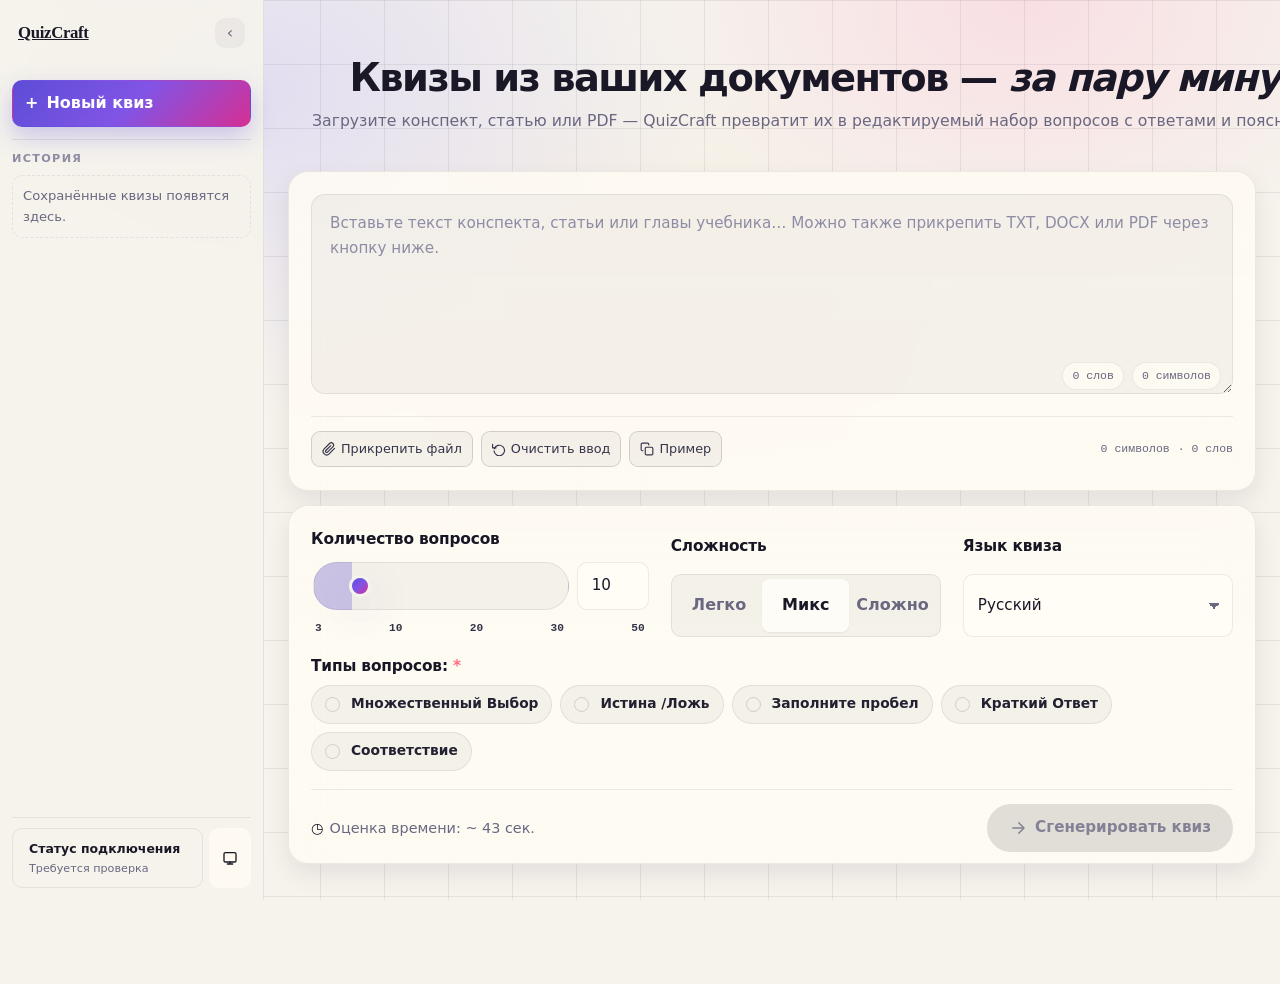
<file: frontend/index.html>
<!doctype html>
<html lang="ru">
<head>
  <meta charset="utf-8">
  <meta name="viewport" content="width=device-width, initial-scale=1">
  <meta name="color-scheme" content="light dark">
  <title>QuizCraft</title>
  <link rel="stylesheet" href="./tokens.css">
  <link rel="stylesheet" href="./base.css">
  <link rel="stylesheet" href="./layout.css">
  <link rel="stylesheet" href="./forms.css">
  <link rel="stylesheet" href="./quiz.css">
  <link rel="stylesheet" href="./feedback.css">
  <link rel="stylesheet" href="./responsive.css">
  <link rel="stylesheet" href="./fidelity.css">
</head>
<body>
  <div class="compact-workspace">
    <aside id="workspace-sidebar" class="workspace-sidebar" aria-label="Навигация QuizCraft" data-collapsed="false">
      <div class="workspace-sidebar-header">
        <a class="workspace-sidebar-brand" href="#top" aria-label="QuizCraft">
          <span>QuizCraft</span>
        </a>
        <button id="sidebar-toggle" class="workspace-sidebar-toggle" type="button" aria-label="Свернуть боковую панель" title="Свернуть боковую панель" aria-expanded="true">
          <span aria-hidden="true">‹</span>
        </button>
      </div>
      <button id="sidebar-new-quiz" class="workspace-sidebar-new" type="button" title="Новый квиз">
        <span aria-hidden="true">+</span>
        <span>Новый квиз</span>
      </button>
      <section class="workspace-sidebar-history" aria-labelledby="workspace-history-title">
        <h2 id="workspace-history-title">История</h2>
        <div id="sidebar-history-list" class="workspace-sidebar-history-list">
          <p class="workspace-sidebar-empty">Сохранённые квизы появятся здесь.</p>
        </div>
      </section>
      <div class="workspace-sidebar-footer">
        <button id="sidebar-status-cell" class="workspace-sidebar-status" type="button" title="Статус подключения">
          <span class="dot" aria-hidden="true"></span>
          <span class="workspace-sidebar-status-text">
            <span id="sidebar-status-primary">Статус подключения</span>
            <span id="sidebar-status-secondary">Проверка…</span>
          </span>
        </button>
        <button id="theme-toggle" class="theme-toggle workspace-sidebar-theme" type="button" aria-label="Переключить тему оформления" title="Переключить тему оформления">
        <svg class="theme-toggle-icon" data-theme-icon="auto" viewBox="0 0 24 24" fill="none" stroke="currentColor" stroke-width="2" stroke-linecap="round" stroke-linejoin="round" aria-hidden="true">
          <rect x="3" y="4" width="18" height="14" rx="2"></rect>
          <path d="M8 21h8M12 18v3"></path>
        </svg>
        <svg class="theme-toggle-icon" data-theme-icon="light" viewBox="0 0 24 24" fill="none" stroke="currentColor" stroke-width="2" stroke-linecap="round" stroke-linejoin="round" aria-hidden="true">
          <circle cx="12" cy="12" r="4"></circle>
          <path d="M12 2v2M12 20v2M4.93 4.93l1.41 1.41M17.66 17.66l1.41 1.41M2 12h2M20 12h2M4.93 19.07l1.41-1.41M17.66 6.34l1.41-1.41"></path>
        </svg>
        <svg class="theme-toggle-icon" data-theme-icon="dark" viewBox="0 0 24 24" fill="none" stroke="currentColor" stroke-width="2" stroke-linecap="round" stroke-linejoin="round" aria-hidden="true">
          <path d="M21 12.79A9 9 0 1 1 11.21 3 7 7 0 0 0 21 12.79z"></path>
        </svg>
          <span id="theme-toggle-label">Авто</span>
        </button>
      </div>
    </aside>

    <div class="shell-background" aria-hidden="true"></div>

    <main id="workspace-workbench" class="shell workspace-workbench">
    <section id="top" class="hero" aria-labelledby="shell-title">
      <div class="hero-heading">
        <h1 id="shell-title">Квизы из ваших документов — <span class="hero-accent">за пару минут.</span></h1>
        <p class="hero-copy">Загрузите конспект, статью или PDF — QuizCraft превратит их в редактируемый набор вопросов с ответами и пояснениями.</p>
      </div>

    </section>

    <div class="workspace" data-stage-root data-active-stage="setup">
      <form id="generation-form" class="workspace-grid workflow-stage" data-workflow-stage="setup" data-active="true" tabindex="-1" novalidate>
        <section class="panel panel-upload panel-form" aria-labelledby="upload-title">
          <div class="panel-heading visually-hidden">
            <div>
              <h3 id="upload-title">Текстовое содержание: <span class="required-marker" aria-hidden="true">*</span></h3>
              <p class="panel-copy">Вставьте текст или прикрепите файл TXT, DOCX, PDF. Если прикреплён файл — текст игнорируется.</p>
            </div>
          </div>

          <div class="doc-input-wrap" id="doc-input-wrap" data-has-file="false">
            <div class="textarea-wrap">
              <textarea
                id="doc-text-input"
                class="doc-textarea"
                name="doc_text"
                placeholder="Вставьте текст конспекта, статьи или главы учебника… Можно также прикрепить TXT, DOCX или PDF через кнопку ниже."
                rows="8"
                aria-label="Текст документа для генерации квиза"
              ></textarea>
              <div class="textarea-meta">
                <span class="meta-pill" id="word-count">0 слов</span>
                <span class="meta-pill" id="char-count-top">0 символов</span>
              </div>
            </div>
            <div class="doc-toolbar source-toolbar">
              <label class="doc-attach-label" for="document-file" title="Прикрепить файл (TXT, DOCX, PDF)">
                <svg viewBox="0 0 24 24" width="14" height="14" fill="none" stroke="currentColor" stroke-width="2" stroke-linecap="round" stroke-linejoin="round" aria-hidden="true"><path d="M21.44 11.05l-9.19 9.19a6 6 0 0 1-8.49-8.49l9.19-9.19a4 4 0 0 1 5.66 5.66l-9.2 9.19a2 2 0 0 1-2.83-2.83l8.49-8.48"></path></svg>
                <span class="doc-attach-label-text">Прикрепить файл</span>
                <input
                  id="document-file"
                  name="document"
                  type="file"
                  accept=".txt,.docx,.pdf,text/plain,application/pdf,application/vnd.openxmlformats-officedocument.wordprocessingml.document"
                  class="visually-hidden"
                >
              </label>
              <button id="doc-clear-button" class="doc-toolbar-btn" type="button" title="Очистить ввод и открепить файл">
                <svg viewBox="0 0 24 24" width="14" height="14" fill="none" stroke="currentColor" stroke-width="2" stroke-linecap="round" stroke-linejoin="round" aria-hidden="true"><polyline points="1 4 1 10 7 10"></polyline><path d="M3.51 15a9 9 0 1 0 .49-3.36"></path></svg>
                <span>Очистить ввод</span>
              </button>
              <button id="doc-example-button" class="doc-toolbar-btn" type="button" title="Вставить пример текста">
                <svg viewBox="0 0 24 24" width="14" height="14" fill="none" stroke="currentColor" stroke-width="2" stroke-linecap="round" stroke-linejoin="round" aria-hidden="true"><rect x="9" y="9" width="13" height="13" rx="2" ry="2"></rect><path d="M5 15H4a2 2 0 0 1-2-2V4a2 2 0 0 1 2-2h9a2 2 0 0 1 2 2v1"></path></svg>
                <span>Пример</span>
              </button>
              <div id="doc-file-pill" class="doc-file-pill" hidden aria-live="polite">
                <svg viewBox="0 0 24 24" width="13" height="13" fill="none" stroke="currentColor" stroke-width="2" stroke-linecap="round" stroke-linejoin="round" aria-hidden="true"><path d="M14 2H6a2 2 0 0 0-2 2v16a2 2 0 0 0 2 2h12a2 2 0 0 0 2-2V8z"></path><polyline points="14 2 14 8 20 8"></polyline></svg>
                <span id="doc-file-pill-name" class="doc-file-pill-name"></span>
                <button id="doc-file-remove" class="doc-file-remove" type="button" aria-label="Убрать прикреплённый файл" title="Убрать прикреплённый файл" hidden>✕</button>
              </div>
              <div class="doc-input-meta" aria-live="polite" aria-atomic="true">
                <span id="char-count">0 символов</span>
                <span id="word-count-summary">· 0 слов</span>
              </div>
            </div>
          </div>
          <p id="file-summary" class="field-hint visually-hidden" aria-live="polite"></p>
          <p id="doc-length-hint" class="field-hint" aria-live="polite" hidden></p>
        </section>

        <section class="panel panel-params panel-form" aria-labelledby="parameters-title">
          <div class="panel-heading visually-hidden">
            <div>
              <h3 id="parameters-title">Параметры генерации</h3>
              <p class="panel-copy">Настройки квиза, который получит модель.</p>
            </div>
          </div>
          <div class="form-grid">
            <label class="field" for="question-count">
              <span class="field-label">Количество вопросов</span>
              <div class="count-field">
                <input id="question-count-range" type="range" min="3" max="50" step="1" value="10" aria-label="Количество вопросов">
                <input id="question-count" name="question_count" type="number" min="3" max="50" step="1" value="10" required>
              </div>
              <div class="slider-rail-marks" aria-hidden="true">
                <span>3</span><span>10</span><span>20</span><span>30</span><span>50</span>
              </div>
            </label>
            <label class="field" for="difficulty">
              <span class="field-label">Сложность</span>
              <div class="difficulty-segment" role="radiogroup" aria-label="Сложность">
                <button type="button" data-difficulty-value="easy" aria-pressed="false">Легко</button>
                <button type="button" data-difficulty-value="medium" aria-pressed="true">Микс</button>
                <button type="button" data-difficulty-value="hard" aria-pressed="false">Сложно</button>
              </div>
              <select id="difficulty" name="difficulty" class="difficulty-native" tabindex="-1" aria-hidden="true">
                <option value="easy">Легко</option>
                <option value="medium" selected>Средне</option>
                <option value="hard">Сложно</option>
              </select>
            </label>
            <label class="field" for="language">
              <span class="field-label">Язык квиза</span>
              <select id="language" name="language">
                <option value="ru" selected>Русский</option>
                <option value="en">English</option>
              </select>
            </label>
            <fieldset class="field question-type-field" data-question-type-group>
              <span class="question-type-label">Типы вопросов: <span class="required-marker" aria-hidden="true">*</span></span>
              <div class="question-type-list">
                <label class="question-type-option question-type-chip">
                  <input type="checkbox" name="quiz_types" value="single_choice">
                  <span>Множественный Выбор</span>
                </label>
                <label class="question-type-option question-type-chip">
                  <input type="checkbox" name="quiz_types" value="true_false">
                  <span>Истина /Ложь</span>
                </label>
                <label class="question-type-option question-type-chip">
                  <input type="checkbox" name="quiz_types" value="fill_blank">
                  <span>Заполните пробел</span>
                </label>
                <label class="question-type-option question-type-chip">
                  <input type="checkbox" name="quiz_types" value="short_answer">
                  <span>Краткий Ответ</span>
                </label>
                <label class="question-type-option question-type-chip">
                  <input type="checkbox" name="quiz_types" value="matching">
                  <span>Соответствие</span>
                </label>
              </div>
            </fieldset>
          </div>
          <p class="form-hint" data-hint="defaults">После успешной генерации выбранные параметры запоминаются и используются как значения по умолчанию для следующих запусков.</p>
          <div class="settings-footer">
            <p id="generation-estimate" class="field-hint generation-estimate" aria-live="polite"></p>
            <div class="form-actions">
            <button id="submit-button" class="primary-action" type="submit">
              <svg viewBox="0 0 24 24" width="18" height="18" fill="none" stroke="currentColor" stroke-width="2" stroke-linecap="round" stroke-linejoin="round" aria-hidden="true"><path d="M5 12h14"></path><path d="m13 5 7 7-7 7"></path></svg>
              Сгенерировать квиз
              <span class="visually-hidden">(<kbd>Ctrl/⌘</kbd> + <kbd>Enter</kbd>)</span>
            </button>
            </div>
          </div>
          <p id="preflight-status" class="submission-status" aria-live="polite" hidden></p>
        </section>
      </form>

      <section class="panel panel-status workflow-stage" data-workflow-stage="generation" aria-labelledby="operation-title" tabindex="-1" hidden>
        <div class="panel-heading">
          <div>
            <h3 id="operation-title">Состояние запроса</h3>
            <p class="panel-copy">Здесь появятся сообщения о подключении и ходе генерации.</p>
          </div>
        </div>
        <p id="shell-log-message" class="submission-status">Проверяем подключение к сервисам генерации…</p>
        <div id="generation-progress" class="generation-progress" role="status" aria-live="polite" hidden>
          <div class="generation-progress-card">
            <div class="generation-progress-orbit" aria-hidden="true">
              <span class="generation-orbit-core"></span>
              <span class="generation-orbit-ring generation-orbit-ring--outer"></span>
              <span class="generation-orbit-ring generation-orbit-ring--middle"></span>
              <span class="generation-orbit-ring generation-orbit-ring--inner"></span>
            </div>
            <div class="generation-progress-copy">
              <h3>Генерация квиза…</h3>
              <p>Анализируем документ и формируем вопросы.</p>
              <div class="generation-progress-meta">
                <span id="generation-timer" class="generation-timer" hidden aria-live="polite"><span id="timer-elapsed">00:00</span><span id="timer-eta" class="timer-eta" hidden> · ~<span id="timer-eta-value"></span> ост.</span></span>
              </div>
            </div>
            <button
              id="cancel-generation-button"
              class="ghost-action generation-cancel"
              type="button"
              hidden
            >Отменить генерацию</button>
          </div>
          <div class="generation-progress-track" aria-hidden="true">
            <span class="generation-progress-fill"></span>
          </div>
          <span class="generation-progress-percent" aria-hidden="true">0%</span>
          <ol class="progress-steps">
            <li class="progress-step" data-step="upload" data-state="pending">
              <span class="progress-step-dot" aria-hidden="true"></span>
              <span class="progress-step-label">Загружаем документ</span>
            </li>
            <li class="progress-step" data-step="parse" data-state="pending">
              <span class="progress-step-dot" aria-hidden="true"></span>
              <span class="progress-step-label">Извлекаем текст</span>
            </li>
            <li class="progress-step" data-step="generate" data-state="pending">
              <span class="progress-step-dot" aria-hidden="true"></span>
              <span class="progress-step-label">Генерируем</span>
            </li>
            <li class="progress-step" data-step="persist" data-state="pending">
              <span class="progress-step-dot" aria-hidden="true"></span>
              <span class="progress-step-label">Сохраняем квиз</span>
            </li>
          </ol>
        </div>
        <div class="generation-live-journal" aria-labelledby="generation-live-journal-title" hidden>
          <div class="generation-live-journal-heading">
            <h4 id="generation-live-journal-title">Журнал генерации</h4>
            <span id="generation-live-journal-count" class="generation-live-journal-count">0 строк</span>
          </div>
          <ol id="generation-live-journal" class="live-journal" aria-live="polite"></ol>
        </div>
      </section>

      <section id="generation-result" class="panel panel-result result workflow-stage" data-workflow-stage="result" aria-labelledby="quiz-title" data-result-tone="idle" tabindex="-1" hidden>
        <div class="result-head">
          <div class="result-head-info">
            <input id="quiz-title" class="result-title" type="text" value="Ещё нет результата" aria-label="Заголовок квиза" data-editor-field="title" disabled>
            <div class="result-meta" aria-label="Метаданные квиза">
              <span id="quiz-id-pill" class="meta-pill">id: ещё нет</span>
              <span id="quiz-version-pill" class="meta-pill">версия —</span>
              <span id="quiz-count-pill" class="meta-pill">0 вопросов</span>
              <span id="quiz-edited-pill" class="meta-pill meta-pill-soft">обновлений нет</span>
            </div>
          </div>
          <div class="result-actions result-head-actions">
            <button id="undo-quiz-edit-button" class="secondary-action" type="button" data-editor-action="undo-structural-edit" disabled>
              <svg viewBox="0 0 24 24" width="16" height="16" fill="none" stroke="currentColor" stroke-width="1.8" stroke-linecap="round" stroke-linejoin="round" aria-hidden="true"><path d="M3 7v6h6"></path><path d="M21 17a9 9 0 0 0-15-6.7L3 13"></path></svg>
              Отмена
            </button>
            <button id="preview-quiz-button" class="secondary-action" type="button" disabled aria-describedby="preview-quiz-hint">
              <svg viewBox="0 0 24 24" width="16" height="16" fill="none" stroke="currentColor" stroke-width="1.8" stroke-linecap="round" stroke-linejoin="round" aria-hidden="true"><polygon points="5 3 19 12 5 21 5 3"></polygon></svg>
              Превью
            </button>
            <span id="preview-quiz-hint" class="visually-hidden">Доступно после генерации или загрузки квиза.</span>
            <button id="save-quiz-button" class="secondary-action" type="button" disabled aria-describedby="save-quiz-hint">
              <svg viewBox="0 0 24 24" width="16" height="16" fill="none" stroke="currentColor" stroke-width="1.8" stroke-linecap="round" stroke-linejoin="round" aria-hidden="true"><path d="M19 21H5a2 2 0 0 1-2-2V5a2 2 0 0 1 2-2h11l5 5v11a2 2 0 0 1-2 2z"></path><polyline points="17 21 17 13 7 13 7 21"></polyline><polyline points="7 3 7 8 15 8"></polyline></svg>
              <span data-save-quiz-label>Сохранить</span>
              <span class="visually-hidden"> (<kbd>Ctrl/⌘</kbd> + <kbd>S</kbd>)</span>
            </button>
            <span id="save-quiz-hint" class="visually-hidden">Доступно после загрузки квиза и изменения хотя бы одного поля.</span>
            <button id="export-json-button" class="primary-action result-export-action" type="button" disabled aria-describedby="export-json-hint" data-export-format="json">
              <svg viewBox="0 0 24 24" width="16" height="16" fill="none" stroke="currentColor" stroke-width="2" stroke-linecap="round" stroke-linejoin="round" aria-hidden="true"><path d="M21 15v4a2 2 0 0 1-2 2H5a2 2 0 0 1-2-2v-4"></path><polyline points="7 10 12 15 17 10"></polyline><line x1="12" y1="15" x2="12" y2="3"></line></svg>
              Экспорт
            </button>
            <span id="export-json-hint" class="visually-hidden">Доступно после успешной генерации квиза.</span>
          </div>
        </div>

        <div class="result-overview-panel">
          <div class="result-overview-top">
            <span id="result-state-badge" class="badge result-ready-badge" data-tone="muted">Ожидание результата</span>
            <p id="result-status" class="result-status">Квиз появится здесь после успешной генерации.</p>
          </div>
          <div class="result-empty-state" data-testid="result-empty-state" aria-hidden="true">
            <svg viewBox="0 0 120 120" width="96" height="96" role="img" aria-label="Иллюстрация пустого квиза">
              <defs>
                <linearGradient id="empty-state-gradient" x1="0" y1="0" x2="1" y2="1">
                  <stop offset="0%" stop-color="currentColor" stop-opacity="0.16"></stop>
                  <stop offset="100%" stop-color="currentColor" stop-opacity="0.04"></stop>
                </linearGradient>
              </defs>
              <rect x="18" y="22" width="84" height="74" rx="10" fill="url(#empty-state-gradient)" stroke="currentColor" stroke-width="1.6" stroke-opacity="0.4"></rect>
              <line x1="30" y1="42" x2="84" y2="42" stroke="currentColor" stroke-opacity="0.45" stroke-width="2.2" stroke-linecap="round"></line>
              <line x1="30" y1="58" x2="76" y2="58" stroke="currentColor" stroke-opacity="0.3" stroke-width="2.2" stroke-linecap="round"></line>
              <line x1="30" y1="74" x2="68" y2="74" stroke="currentColor" stroke-opacity="0.3" stroke-width="2.2" stroke-linecap="round"></line>
              <circle cx="92" cy="30" r="10" fill="currentColor" fill-opacity="0.15" stroke="currentColor" stroke-opacity="0.5" stroke-width="1.6"></circle>
              <path d="M89 30l2 2 4-4" stroke="currentColor" stroke-width="1.8" stroke-linecap="round" stroke-linejoin="round" fill="none"></path>
            </svg>
            <p class="result-empty-state-title">Здесь появится ваш квиз</p>
            <p class="result-empty-state-hint">Загрузите документ слева, выберите параметры и нажмите «Сгенерировать квиз».</p>
          </div>
          <dl class="result-overview">
            <div>
              <dt>Количество вопросов</dt>
              <dd id="quiz-question-count">0</dd>
            </div>
          </dl>
        </div>

        <div id="quiz-editor-fields" class="editor-fields inline-editor-fields" aria-live="polite">
          <p class="field-hint">После генерации или загрузки квиза здесь появятся редактируемые поля.</p>
        </div>
        <div class="form-actions inline-editor-add-actions result-foot">
          <label class="field inline-editor-add-type" for="add-question-type">
            <span class="visually-hidden">Тип нового вопроса</span>
            <select id="add-question-type" class="add-question-type-select" disabled>
              <option value="single_choice">Одиночный выбор</option>
              <option value="true_false">Верно / Неверно</option>
              <option value="fill_blank">Заполнить пропуск</option>
              <option value="short_answer">Краткий ответ</option>
              <option value="matching">Сопоставление</option>
            </select>
          </label>
          <button id="add-question-button" class="secondary-action add-question-button" type="button" data-editor-action="add-question" disabled>Добавить вопрос</button>
          <span class="result-foot-spacer" aria-hidden="true"></span>
          <button id="result-back-button" class="ghost-link result-back-button" type="button" data-editor-action="back-to-setup">← Новый квиз</button>
        </div>
        <ol id="quiz-question-list" class="question-list" aria-live="polite"></ol>
      </section>

      <details id="quiz-editor" class="panel panel-editor editor-disclosure workflow-stage" data-workflow-stage="edit" aria-labelledby="quiz-editor-title" tabindex="-1" hidden>
        <summary class="editor-disclosure-summary">
          <div>
            <h3 id="quiz-editor-title">Редактирование квиза</h3>
            <p class="panel-copy">Откройте редактор только когда нужно править готовый квиз или загрузить сохранённый.</p>
          </div>
        </summary>
        <div class="editor-disclosure-body">
          <form id="quiz-editor-loader" class="editor-loader" novalidate>
            <label class="field" for="quiz-id-input">
              <span class="field-label">Название или ID квиза</span>
              <input
                id="quiz-id-input"
                name="quiz_id"
                type="text"
                placeholder="Выберите из списка или введите ID…"
                autocomplete="off"
                list="quiz-history-options"
              >
              <datalist id="quiz-history-options"></datalist>
              <span class="field-hint">Последние 10 сохранённых квизов доступны в выпадающем списке.</span>
            </label>
            <div class="form-actions">
              <button id="load-quiz-button" class="secondary-action" type="submit">Загрузить</button>
            </div>
          </form>
          <p id="quiz-editor-status" class="editor-status">Загрузите существующий квиз, чтобы открыть редактируемые поля и сохранить изменения.</p>
          <details class="inline-details">
            <summary>Технические детали</summary>
            <dl class="summary-grid editor-summary">
              <div>
                <dt>Quiz ID</dt>
                <dd class="copyable-field">
                  <span id="editor-quiz-id" class="copyable-value">Ещё не загружен</span>
                  <button type="button" class="copy-button" data-copy-for="editor-quiz-id" title="Скопировать Quiz ID редактора" aria-label="Скопировать Quiz ID редактора">
                    <svg viewBox="0 0 24 24" width="14" height="14" fill="none" stroke="currentColor" stroke-width="2" stroke-linecap="round" stroke-linejoin="round" aria-hidden="true"><rect x="9" y="9" width="12" height="12" rx="2"></rect><path d="M5 15V5a2 2 0 0 1 2-2h10"></path></svg>
                  </button>
                </dd>
              </div>
              <div>
                <dt>Document ID</dt>
                <dd class="copyable-field">
                  <span id="editor-document-id" class="copyable-value">Ещё не загружен</span>
                  <button type="button" class="copy-button" data-copy-for="editor-document-id" title="Скопировать Document ID редактора" aria-label="Скопировать Document ID редактора">
                    <svg viewBox="0 0 24 24" width="14" height="14" fill="none" stroke="currentColor" stroke-width="2" stroke-linecap="round" stroke-linejoin="round" aria-hidden="true"><rect x="9" y="9" width="12" height="12" rx="2"></rect><path d="M5 15V5a2 2 0 0 1 2-2h10"></path></svg>
                  </button>
                </dd>
              </div>
              <div>
                <dt>Версия</dt>
                <dd id="editor-quiz-version">Ещё не загружен</dd>
              </div>
              <div>
                <dt>Последнее редактирование</dt>
                <dd id="editor-last-edited">Ещё не загружен</dd>
              </div>
            </dl>
          </details>
        </div>
      </details>

    </div>
    </main>

    <div id="document-drop-overlay" class="document-drop-overlay" role="status" aria-live="polite" aria-hidden="true">
      <div class="document-drop-overlay-card">
        <div class="document-drop-overlay-icon" aria-hidden="true">
          <svg viewBox="0 0 24 24" width="34" height="34" fill="none" stroke="currentColor" stroke-width="1.8" stroke-linecap="round" stroke-linejoin="round"><path d="M14 2H7a2 2 0 0 0-2 2v16a2 2 0 0 0 2 2h10a2 2 0 0 0 2-2V7z"></path><polyline points="14 2 14 7 19 7"></polyline><path d="M12 17V9"></path><path d="M8.5 12.5 12 9l3.5 3.5"></path></svg>
        </div>
        <strong>Отпустите файл, чтобы прикрепить документ</strong>
        <span>Поддерживаются TXT, DOCX или PDF</span>
      </div>
    </div>
    <div id="toast-region" class="toast-region" aria-live="polite" aria-atomic="false"></div>
    <div id="modal-region" class="modal-region"></div>
    <section id="workspace-status-modal" class="workspace-modal modal" data-workspace-modal="status" role="dialog" aria-modal="true" aria-labelledby="workspace-status-modal-title" hidden>
      <div class="workspace-modal-card modal-card modal-card-narrow">
        <div class="tooltip-popover" id="workspace-tooltip-popover" role="tooltip" aria-hidden="true"></div>
        <div class="workspace-modal-heading modal-head">
          <h2 id="workspace-status-modal-title">Подключение и модель</h2>
          <button class="workspace-modal-close" type="button" data-workspace-modal-close aria-label="Закрыть окно статуса" title="Закрыть окно статуса">×</button>
        </div>
        <div class="settings-modal-grid modal-body">
          <div class="settings-status-footer">
            <div class="settings-status-pill" data-status-surface="backend" data-status-label="Сервер" data-status-tooltip="Сервер · Проверка…" tabindex="0" aria-label="Сервер · Проверка…">
              <svg class="settings-status-pill-icon" viewBox="0 0 24 24" fill="none" stroke="currentColor" stroke-width="2" stroke-linecap="round" stroke-linejoin="round" aria-hidden="true">
                <rect x="3" y="4" width="18" height="12" rx="2"></rect>
                <path d="M7 20h10M12 16v4"></path>
              </svg>
              <span class="settings-status-pill-text">
                <span class="settings-status-pill-primary">Сервер</span>
                <span class="settings-status-pill-secondary" id="backend-status-text">Проверка…</span>
              </span>
            </div>
            <div class="settings-status-pill" data-status-surface="provider" data-status-label="Провайдер" data-status-tooltip="Провайдер · Проверка…" tabindex="0" aria-label="Провайдер · Проверка…">
              <svg class="settings-status-pill-icon" viewBox="0 0 24 24" fill="none" stroke="currentColor" stroke-width="2" stroke-linecap="round" stroke-linejoin="round" aria-hidden="true">
                <path d="M12 2L2 7l10 5 10-5-10-5z"></path>
                <path d="M2 17l10 5 10-5M2 12l10 5 10-5"></path>
              </svg>
              <span class="settings-status-pill-text">
                <span class="settings-status-pill-primary">Провайдер</span>
                <span class="settings-status-pill-secondary" id="provider-status-text">Проверка…</span>
              </span>
            </div>
          </div>
          <div class="diag-actions">
            <button id="retry-backend-button" class="status-retry-inline" type="button" aria-label="Повторно проверить подключение к серверу" title="Повторно проверить подключение к серверу">Проверить сервер</button>
            <button id="retry-provider-button" class="status-retry-inline" type="button" aria-label="Повторно проверить активный провайдер" title="Повторно проверить активный провайдер">Проверить провайдера</button>
          </div>
          <div class="form-grid settings-form-grid">
            <label class="field field--full" for="generation-mode">
              <span class="field-label">Режим генерации <span class="field-tooltip field-tooltip--edge" tabindex="0" aria-label="Как выбрать режим генерации" data-tooltip="Авто выбирает прямой режим или RAG по длине документа. Прямой всегда передаёт весь текст. RAG использует релевантные фрагменты.">?</span></span>
              <span class="visually-hidden">Авто (RAG для длинных документов). Прямой — всегда. RAG — всегда.</span>
              <select id="generation-mode" name="generation_mode" form="generation-form">
                <option value="auto" selected>Авто</option>
                <option value="direct">Прямой</option>
                <option value="rag">RAG</option>
              </select>
            </label>
            <label class="field field-model-picker" for="generation-model" id="model-picker-field" hidden>
              <span class="field-label">Модель</span>
              <select id="generation-model" name="model_name" form="generation-form" disabled>
                <option value="">Авто</option>
              </select>
            </label>
            <label class="field" for="generation-temperature">
              <span class="field-label">Температура <output id="generation-temperature-value" for="generation-temperature">0.2</output> <span class="field-tooltip field-tooltip--edge" tabindex="0" aria-label="Что такое температура генерации" data-tooltip="Температура управляет случайностью ответа модели: ниже — ответы стабильнее и строже, выше — больше разнообразия, но выше риск ошибок в формате.">?</span></span>
              <div class="range-field">
                <input id="generation-temperature" name="temperature" form="generation-form" type="range" min="0" max="1" step="0.1" value="0.2" aria-describedby="generation-temperature-hint">
              </div>
              <span id="generation-temperature-hint" class="field-hint">0 — строже, 1 — разнообразнее.</span>
            </label>
            <div id="lm-studio-connection-section" class="field field--full lm-studio-connection" aria-labelledby="lm-studio-connection-title">
              <span id="lm-studio-connection-title" class="visually-hidden">LM Studio</span>
              <div class="inline-fields">
                <label class="field compact-field" for="lm-studio-host">
                  <span class="field-label">LM Studio host <span class="field-tooltip field-tooltip--edge" tabindex="0" aria-label="Как указать host LM Studio" data-tooltip="Укажите только IP или host устройства без http://, пути /v1 и порта.">?</span></span>
                  <input id="lm-studio-host" name="lm_studio_host" form="generation-form" type="text" inputmode="url" autocomplete="off" placeholder="192.168.1.42">
                </label>
                <label class="field compact-field" for="lm-studio-port" aria-label="Порт LM Studio">
                  <span class="field-label">Порт <span class="field-tooltip field-tooltip--edge" tabindex="0" aria-label="Как указать порт LM Studio" data-tooltip="Укажите порт Local Server из LM Studio. Допустимы значения от 1 до 65535.">?</span></span>
                  <input id="lm-studio-port" name="lm_studio_port" form="generation-form" type="number" min="1" max="65535" step="1" value="1234" inputmode="numeric">
                </label>
                <button id="apply-lm-studio-connection" class="primary-action compact-action" type="button" form="generation-form">Применить</button>
              </div>
              <p id="lm-studio-connection-status" class="field-hint" aria-live="polite" hidden></p>
            </div>
            <p id="lm-studio-provider-hint" class="field-hint field--full" hidden>Настройки LM Studio доступны только когда активен провайдер LM Studio.</p>
          </div>
        </div>
      </div>
    </section>
  </div>

  <script src="./config.js"></script>
  <script type="module" src="./app.js"></script>
</body>
</html>
</file>
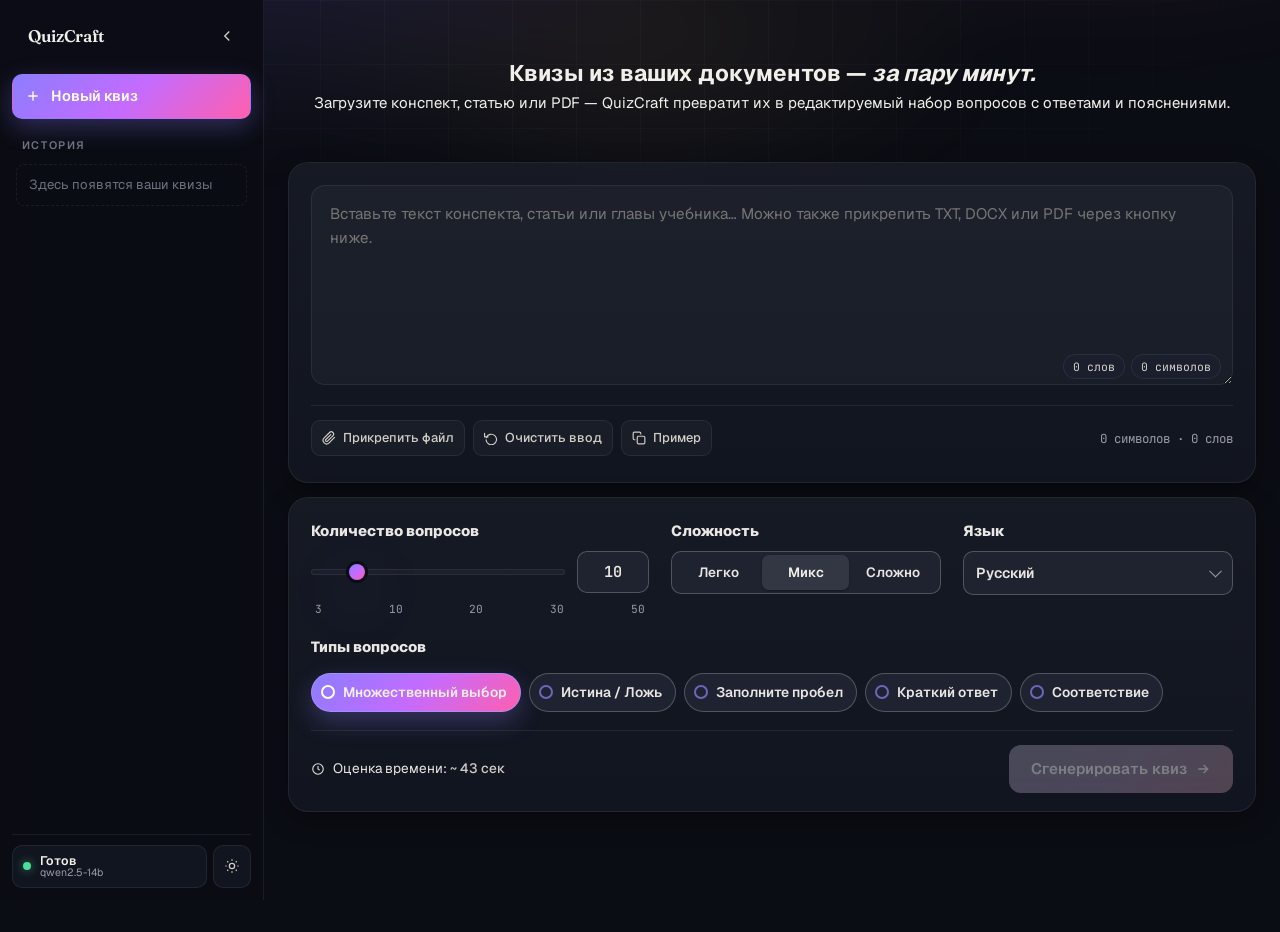
<file: mockups/compact-workspace/index.html>
<!doctype html>
<html lang="ru" data-theme="dark">
<head>
  <meta charset="utf-8">
  <meta name="viewport" content="width=device-width, initial-scale=1">
  <meta name="color-scheme" content="light dark">
  <title>QuizCraft — мокап</title>
  <link rel="preconnect" href="https://fonts.googleapis.com">
  <link rel="preconnect" href="https://fonts.gstatic.com" crossorigin>
  <link href="https://fonts.googleapis.com/css2?family=Fraunces:opsz,wght@9..144,400;9..144,500;9..144,600;9..144,700&family=Geist:wght@300;400;500;600;700&family=JetBrains+Mono:wght@400;500&display=swap" rel="stylesheet">
  <link rel="stylesheet" href="./styles.css?v=20260617-json-data">
</head>
<body>
  <div class="bg-aurora" aria-hidden="true"></div>
  <div class="bg-grid" aria-hidden="true"></div>

  <!-- ─── SIDEBAR (claude.ai-style) ──────────────────── -->
  <aside class="sidebar" id="sidebar" data-collapsed="false" aria-label="Меню">
    <div class="sidebar-top">
      <a class="brand" href="#" data-action="home" aria-label="Q >
        <span class="brand-mark" aria-hidden="true">
          <svg viewBox="0 0 32 32" fill="none">
            <path d="M6 8 L16 4 L26 8 L26 22 L16 28 L6 22 Z" stroke="currentColor" stroke-width="1.6" stroke-linejoin="round"/>
            <path d="M12 14 L16 12 L20 14 L20 19 L16 21 L12 19 Z" fill="currentColor" opacity=".9"/>
          </svg>
        </span>
        <span class="brand-name">QuizCraft</span>
      </a>
      <button class="icon-btn icon-btn-ghost sidebar-toggle" id="sidebar-toggle" type="button" aria-label="Свернуть меню" title="Свернуть">
        <svg viewBox="0 0 24 24" width="18" height="18" fill="none" stroke="currentColor" stroke-width="1.8"><path d="M15 18l-6-6 6-6"/></svg>
      </button>
    </div>

    <button class="new-quiz" id="new-quiz" type="button">
      <svg viewBox="0 0 24 24" width="16" height="16" fill="none" stroke="currentColor" stroke-width="2"><path d="M12 5v14M5 12h14"/></svg>
      <span>Новый квиз</span>
    </button>

    <div class="sidebar-history" id="sidebar-history">
      <div class="sidebar-section-label">История</div>
      <div class="sidebar-history-empty" id="sidebar-history-empty">
        Здесь появятся ваши квизы
      </div>
      <div class="sidebar-history-list" id="sidebar-history-list"></div>
    </div>

    <div class="sidebar-foot">
      <button class="side-foot-btn" id="status-pill" type="button" aria-haspopup="dialog">
        <span class="status-dot" data-status="ok"></span>
        <span class="status-text">
          <span class="status-primary">Готов</span>
          <span class="status-secondary" id="status-model">qwen2.5-14b</span>
        </span>
      </button>
      <button class="side-foot-btn side-foot-icon" id="theme-toggle" type="button" aria-label="Переключить тему" title="Тема">
        <svg class="ico-sun" viewBox="0 0 24 24" width="16" height="16" fill="none" stroke="currentColor" stroke-width="1.8"><circle cx="12" cy="12" r="4"/><path d="M12 2v2M12 20v2M4.93 4.93l1.41 1.41M17.66 17.66l1.41 1.41M2 12h2M20 12h2M4.93 19.07l1.41-1.41M17.66 6.34l1.41-1.41"/></svg>
        <svg class="ico-moon" viewBox="0 0 24 24" width="16" height="16" fill="none" stroke="currentColor" stroke-width="1.8"><path d="M21 12.79A9 9 0 1 1 11.21 3 7 7 0 0 0 21 12.79z"/></svg>
      </button>
    </div>
  </aside>

  <!-- ─── MAIN ───────────────────────────────────────── -->
  <main class="app" id="top">
    <!-- HERO -->
    <section class="hero" id="hero">
      <h1 class="hero-title">
        Квизы из ваших&nbsp;документов&nbsp;—
        <em>за&nbsp;пару&nbsp;минут.</em>
      </h1>
      <p class="hero-sub">
        Загрузите конспект, статью или PDF&nbsp;— QuizCraft превратит их в редактируемый набор вопросов с ответами и пояснениями.
      </p>
    </section>

    <!-- WORKBENCH -->
    <section class="workbench" id="workbench" aria-label="Создание квиза">
      <div class="input-card">
        <div class="textarea-wrap">
          <textarea id="paste-area" placeholder="Вставьте текст конспекта, статьи или главы учебника… Можно также прикрепить TXT, DOCX или PDF через кнопку ниже."></textarea>
          <div class="textarea-meta">
            <span class="meta-pill" id="paste-words">0 слов</span>
            <span class="meta-pill" id="paste-chars">0 символов</span>
          </div>
        </div>
        <input id="file-input" type="file" accept=".txt,.docx,.pdf" hidden>

        <div class="file-preview" id="file-preview" hidden>
          <div class="file-icon" aria-hidden="true">
            <svg viewBox="0 0 24 24" width="22" height="22" fill="none" stroke="currentColor" stroke-width="1.6"><path d="M14 2H6a2 2 0 0 0-2 2v16a2 2 0 0 0 2 2h12a2 2 0 0 0 2-2V8z"/><polyline points="14 2 14 8 20 8"/></svg>
          </div>
          <div class="file-meta">
            <span class="file-name" id="file-name">document.docx</span>
            <span class="file-stats" id="file-stats">128 КБ &middot; ~1 200 слов</span>
          </div>
          <button class="ghost-btn" id="file-remove" type="button" aria-label="Удалить файл">
            <svg viewBox="0 0 24 24" width="16" height="16" fill="none" stroke="currentColor" stroke-width="1.8"><path d="M18 6L6 18M6 6l12 12"/></svg>
          </button>
        </div>

        <div class="source-toolbar">
          <label class="doc-attach-label" for="file-input" title="Прикрепить файл TXT, DOCX, PDF">
            <svg viewBox="0 0 24 24" width="14" height="14" fill="none" stroke="currentColor" stroke-width="2" stroke-linecap="round" stroke-linejoin="round" aria-hidden="true"><path d="M21.44 11.05 12.25 20.24a6 6 0 0 1-8.49-8.49l9.19-9.19a4 4 0 0 1 5.66 5.66l-9.2 9.19a2 2 0 0 1-2.83-2.83l8.49-8.48"/></svg>
            <span>Прикрепить файл</span>
          </label>
          <button id="doc-clear-button" class="doc-toolbar-btn" type="button" title="Очистить ввод и открепить файл">
            <svg viewBox="0 0 24 24" width="14" height="14" fill="none" stroke="currentColor" stroke-width="2" stroke-linecap="round" stroke-linejoin="round" aria-hidden="true"><polyline points="1 4 1 10 7 10"/><path d="M3.51 15a9 9 0 1 0 .49-3.36"/></svg>
            <span>Очистить ввод</span>
          </button>
          <button id="doc-example-button" class="doc-toolbar-btn" type="button" title="Вставить пример текста">
            <svg viewBox="0 0 24 24" width="14" height="14" fill="none" stroke="currentColor" stroke-width="2" stroke-linecap="round" stroke-linejoin="round" aria-hidden="true"><rect x="9" y="9" width="13" height="13" rx="2"/><path d="M5 15H4a2 2 0 0 1-2-2V4a2 2 0 0 1 2-2h9a2 2 0 0 1 2 2v1"/></svg>
            <span>Пример</span>
          </button>
          <span id="doc-file-pill" class="doc-file-pill" hidden aria-live="polite">
            <svg viewBox="0 0 24 24" width="13" height="13" fill="none" stroke="currentColor" stroke-width="2" stroke-linecap="round" stroke-linejoin="round" aria-hidden="true"><path d="M14 2H6a2 2 0 0 0-2 2v16a2 2 0 0 0 2 2h12a2 2 0 0 0 2-2V8z"/><polyline points="14 2 14 8 20 8"/></svg>
            <span id="doc-file-pill-name" class="doc-file-pill-name"></span>
            <button id="doc-file-remove" class="doc-file-remove" type="button" aria-label="Убрать прикреплённый файл">×</button>
          </span>
          <span class="char-count" id="char-count">0 символов</span>
        </div>
        <p id="doc-length-hint" class="field-hint" aria-live="polite" hidden></p>
      </div>

      <!-- Settings -->
      <div class="settings-card" aria-label="Параметры генерации">
        <div class="settings-row">
          <!-- Count: slider + number input -->
          <div class="field field-slider">
            <label class="field-label" for="count">
              Количество вопросов
            </label>
            <div class="qty-row">
              <input type="range" id="count" min="3" max="50" value="10" step="1">
              <input type="number" id="count-input" min="3" max="50" value="10" step="1" inputmode="numeric" aria-label="Количество вопросов">
            </div>
            <div class="slider-rail-marks" aria-hidden="true">
              <span>3</span><span>10</span><span>20</span><span>30</span><span>50</span>
            </div>
          </div>

          <!-- Difficulty -->
          <div class="field">
            <label class="field-label">
              Сложность
            </label>
            <div class="seg" role="radiogroup">
              <button class="seg-btn" role="radio" data-difficulty="easy" aria-checked="false">Легко</button>
              <button class="seg-btn is-on" role="radio" data-difficulty="mixed" aria-checked="true">Микс</button>
              <button class="seg-btn" role="radio" data-difficulty="hard" aria-checked="false">Сложно</button>
            </div>
          </div>

          <!-- Language -->
          <div class="field">
            <label class="field-label" for="lang">
              Язык
            </label>
            <div class="select-wrap">
              <select id="lang">
                <option value="ru" selected>Русский</option>
                <option value="en">English</option>
                <option value="auto">Автоопределение</option>
              </select>
            </div>
          </div>
        </div>

        <div class="settings-row settings-row-types">
          <span class="field-label types-label">
            Типы вопросов
          </span>
          <div class="chips" id="types">
            <button class="chip is-on" data-type="single_choice" aria-pressed="true">
              <span class="chip-ico" aria-hidden="true"></span>
              Множественный выбор
            </button>
            <button class="chip" data-type="true_false" aria-pressed="false">
              <span class="chip-ico" aria-hidden="true"></span>
              Истина / Ложь
            </button>
            <button class="chip" data-type="fill_blank" aria-pressed="false">
              <span class="chip-ico" aria-hidden="true"></span>
              Заполните пробел
            </button>
            <button class="chip" data-type="short_answer" aria-pressed="false">
              <span class="chip-ico" aria-hidden="true"></span>
              Краткий ответ
            </button>
            <button class="chip" data-type="matching" aria-pressed="false">
              <span class="chip-ico" aria-hidden="true"></span>
              Соответствие
            </button>
          </div>
        </div>

        <div class="settings-foot">
          <div class="estimate" id="estimate">
            <svg viewBox="0 0 24 24" width="14" height="14" fill="none" stroke="currentColor" stroke-width="1.8"><circle cx="12" cy="12" r="9"/><path d="M12 7v5l3 2"/></svg>
            <span>Оценка времени: <strong id="est-time">~ 45&nbsp;сек</strong></span>
          </div>
          <button class="primary-btn" id="generate-btn" disabled>
            <span class="primary-btn-label">Сгенерировать квиз</span>
            <svg viewBox="0 0 24 24" width="16" height="16" fill="none" stroke="currentColor" stroke-width="2"><path d="M5 12h14M13 6l6 6-6 6"/></svg>
          </button>
        </div>
      </div>
    </section>

    <!-- STATUS -->
    <section class="status" id="status" hidden aria-label="Процесс генерации">
      <div class="status-card">
        <div class="status-orbit" aria-hidden="true">
          <div class="orbit-core"></div>
          <div class="orbit-ring orbit-ring-1"></div>
          <div class="orbit-ring orbit-ring-2"></div>
          <div class="orbit-ring orbit-ring-3"></div>
        </div>
        <div class="status-info">
          <h2 id="status-title">Генерация квиза…</h2>
          <p id="status-desc">Анализируем документ и формируем вопросы. Обычно занимает 30 секунд&nbsp;– 2 минуты.</p>
          <div class="status-meta">
            <span class="meta-pill" id="status-elapsed">0:00</span>
            <span class="meta-pill" id="status-eta">~ 0:45 осталось</span>
            <span class="meta-pill meta-pill-soft" id="status-questions">0 / 10 вопросов</span>
          </div>
        </div>
        <button class="ghost-btn ghost-btn-strong" id="cancel-btn" type="button">Отменить</button>
      </div>

      <div class="progress-wrap">
        <div class="progress-track"><div class="progress-fill" id="progress-fill"></div></div>
        <div class="progress-pct" id="progress-pct">0%</div>
      </div>

      <ol class="pipeline">
        <li class="stage" data-stage="upload"><span class="stage-num">1</span><span class="stage-label">Документ принят</span></li>
        <li class="stage" data-stage="parse"><span class="stage-num">2</span><span class="stage-label">Текст извлечён</span></li>
        <li class="stage" data-stage="chunk"><span class="stage-num">3</span><span class="stage-label">Разбит на блоки</span></li>
        <li class="stage" data-stage="model"><span class="stage-num">4</span><span class="stage-label">Модель отвечает</span></li>
        <li class="stage" data-stage="assemble"><span class="stage-num">5</span><span class="stage-label">Сборка квиза</span></li>
      </ol>

      <details class="journal" id="journal" open>
        <summary>
          <span>Журнал генерации</span>
          <span class="journal-count" id="journal-count">0 строк</span>
        </summary>
        <pre id="journal-log" class="journal-log"></pre>
      </details>

      <div class="stream" id="stream"></div>
    </section>

    <!-- RESULT / EDITOR -->
    <section class="result" id="result" hidden aria-label="Готовый квиз">
      <div class="result-head">
        <div class="result-head-info">
          <input class="result-title" id="quiz-title" value="Безымянный квиз" aria-label="Название квиза">
          <div class="result-meta">
            <span class="meta-pill" id="quiz-id-pill">id: ?</span>
            <span class="meta-pill" id="quiz-version-pill">версия 1</span>
            <span class="meta-pill" id="quiz-count-pill">0 вопросов</span>
            <span class="meta-pill meta-pill-soft" id="quiz-edited-pill">обновлено только что</span>
          </div>
        </div>
        <div class="result-actions">
          <button class="ghost-btn" id="undo-btn" type="button" title="Отменить последнее изменение" disabled>
            <svg viewBox="0 0 24 24" width="16" height="16" fill="none" stroke="currentColor" stroke-width="1.8"><path d="M3 7v6h6"/><path d="M21 17a9 9 0 0 0-15-6.7L3 13"/></svg>
            Отмена
          </button>
          <button class="ghost-btn" id="preview-btn" type="button">
            <svg viewBox="0 0 24 24" width="16" height="16" fill="none" stroke="currentColor" stroke-width="1.8"><polygon points="5 3 19 12 5 21 5 3"/></svg>
            Превью
          </button>
          <button class="ghost-btn" id="save-btn" type="button">
            <svg viewBox="0 0 24 24" width="16" height="16" fill="none" stroke="currentColor" stroke-width="1.8"><path d="M19 21H5a2 2 0 0 1-2-2V5a2 2 0 0 1 2-2h11l5 5v11a2 2 0 0 1-2 2z"/><polyline points="17 21 17 13 7 13 7 21"/><polyline points="7 3 7 8 15 8"/></svg>
            Сохранить
          </button>
          <button class="primary-btn primary-btn-sm" id="export-btn" type="button">
            <svg viewBox="0 0 24 24" width="16" height="16" fill="none" stroke="currentColor" stroke-width="2"><path d="M21 15v4a2 2 0 0 1-2 2H5a2 2 0 0 1-2-2v-4"/><polyline points="7 10 12 15 17 10"/><line x1="12" y1="15" x2="12" y2="3"/></svg>
            Экспорт
          </button>
        </div>
      </div>

      <div class="result-overview-panel" data-result-tone="ready">
        <div class="result-overview-top">
          <div>
            <span id="result-state-badge" class="badge" data-tone="ok">Квиз готов к редактированию</span>
            <p id="result-status" class="result-status">Проверьте вопросы, поправьте формулировки и выберите формат экспорта.</p>
          </div>
        </div>
        <dl class="result-overview">
          <div>
            <dt>Количество вопросов</dt>
            <dd id="quiz-question-count">0</dd>
          </div>
        </dl>
      </div>

      <div class="questions" id="questions"></div>

      <div class="result-foot">
        <button class="ghost-btn" id="add-question-btn" type="button">
          <svg viewBox="0 0 24 24" width="16" height="16" fill="none" stroke="currentColor" stroke-width="1.8"><path d="M12 5v14M5 12h14"/></svg>
          Добавить вопрос
        </button>
        <button class="ghost-btn" id="regen-all-btn" type="button">
          <svg viewBox="0 0 24 24" width="16" height="16" fill="none" stroke="currentColor" stroke-width="1.8"><path d="M3 12a9 9 0 0 1 15-6.7L21 8"/><path d="M21 3v5h-5"/><path d="M21 12a9 9 0 0 1-15 6.7L3 16"/><path d="M3 21v-5h5"/></svg>
          Перегенерировать всё
        </button>
        <span class="result-foot-spacer"></span>
        <button class="ghost-link" id="back-btn" type="button">← Новый квиз</button>
      </div>

    </section>
  </main>

  <!-- ─── MODALS ────────────────────────────────────── -->

  <!-- Export modal -->
  <div class="modal" id="modal-export" hidden role="dialog" aria-modal="true" aria-labelledby="modal-export-title">
    <div class="modal-backdrop" data-close></div>
    <div class="modal-card">
      <header class="modal-head">
        <h2 id="modal-export-title">Экспорт квиза</h2>
        <button class="icon-btn icon-btn-mute" data-close aria-label="Закрыть">
          <svg viewBox="0 0 24 24" width="18" height="18" fill="none" stroke="currentColor" stroke-width="1.8"><path d="M18 6L6 18M6 6l12 12"/></svg>
        </button>
      </header>
      <div class="modal-body">
        <div class="export-formats" id="export-formats">
          <button class="export-fmt is-on" data-fmt="json">
            <span class="export-fmt-name">JSON</span>
            <span class="export-fmt-sub">для API и интеграций</span>
          </button>
          <button class="export-fmt" data-fmt="md">
            <span class="export-fmt-name">Markdown</span>
            <span class="export-fmt-sub">в Notion, Obsidian</span>
          </button>
          <button class="export-fmt" data-fmt="docx">
            <span class="export-fmt-name">DOCX</span>
            <span class="export-fmt-sub">в Word</span>
          </button>
          <button class="export-fmt" data-fmt="pptx">
            <span class="export-fmt-name">PPTX</span>
            <span class="export-fmt-sub">для презентации</span>
          </button>
          <button class="export-fmt" data-fmt="csv">
            <span class="export-fmt-name">CSV для Forms</span>
            <span class="export-fmt-sub">импорт в Google Forms</span>
          </button>
        </div>

        <fieldset class="export-opts">
          <legend>Что включить</legend>
          <label class="toggle"><input type="checkbox" id="opt-answers" checked><span class="toggle-track"></span><span class="toggle-label">Правильные ответы</span></label>
          <label class="toggle"><input type="checkbox" id="opt-expl" checked><span class="toggle-track"></span><span class="toggle-label">Пояснения</span></label>
          <label class="toggle"><input type="checkbox" id="opt-diff"><span class="toggle-track"></span><span class="toggle-label">Уровни сложности</span></label>
          <label class="toggle"><input type="checkbox" id="opt-shuffle"><span class="toggle-track"></span><span class="toggle-label">Перемешать варианты</span></label>
        </fieldset>

        <div class="export-preview">
          <div class="export-preview-head">
            <span>Предпросмотр</span>
            <span class="meta-pill" id="export-size">~ 0 КБ</span>
          </div>
          <pre id="export-preview-body" class="code-preview"></pre>
        </div>
      </div>
      <footer class="modal-foot">
        <button class="ghost-btn" data-close>Отмена</button>
        <button class="primary-btn primary-btn-sm" id="export-do-copy" type="button">Скопировать</button>
        <button class="primary-btn primary-btn-sm" id="export-do-download" type="button">Скачать файл</button>
      </footer>
    </div>
  </div>

  <!-- Preview / Play modal -->
  <div class="modal" id="modal-preview" hidden role="dialog" aria-modal="true" aria-labelledby="modal-preview-title">
    <div class="modal-backdrop" data-close></div>
    <div class="modal-card modal-card-wide">
      <header class="modal-head">
        <h2 id="modal-preview-title">Превью квиза</h2>
        <button class="icon-btn icon-btn-mute" data-close aria-label="Закрыть">
          <svg viewBox="0 0 24 24" width="18" height="18" fill="none" stroke="currentColor" stroke-width="1.8"><path d="M18 6L6 18M6 6l12 12"/></svg>
        </button>
      </header>
      <div class="modal-body" id="preview-body"></div>
      <footer class="modal-foot">
        <span class="meta-pill" id="preview-progress">Вопрос 1 / 10</span>
        <span class="result-foot-spacer"></span>
        <button class="ghost-btn" id="preview-prev">← Назад</button>
        <button class="primary-btn primary-btn-sm" id="preview-next">Дальше →</button>
      </footer>
    </div>
  </div>

  <!-- Status / connection modal -->
  <div class="modal" id="modal-status" hidden role="dialog" aria-modal="true" aria-labelledby="modal-status-title">
    <div class="modal-backdrop" data-close></div>
    <div class="modal-card modal-card-narrow">
      <header class="modal-head">
        <h2 id="modal-status-title">Подключение и модель</h2>
        <button class="icon-btn icon-btn-mute" data-close aria-label="Закрыть">
          <svg viewBox="0 0 24 24" width="18" height="18" fill="none" stroke="currentColor" stroke-width="1.8"><path d="M18 6L6 18M6 6l12 12"/></svg>
        </button>
      </header>
      <div class="modal-body">
        <div class="diag-grid">
          <div class="diag-cell">
            <span class="diag-key">Бэкенд</span>
            <span class="diag-val"><span class="status-dot" data-status="ok"></span> 127.0.0.1:8000</span>
          </div>
          <div class="diag-cell">
            <span class="diag-key">Провайдер</span>
            <span class="diag-val"><span class="status-dot" data-status="ok"></span> LM Studio</span>
          </div>
          <div class="diag-cell">
            <span class="diag-key">Модель</span>
            <span class="diag-val">qwen2.5-14b-instruct</span>
          </div>
          <div class="diag-cell">
            <span class="diag-key">Статус</span>
            <span class="diag-val">готов к работе</span>
          </div>
        </div>
        <div class="diag-actions">
          <button class="ghost-btn" data-check-service="backend">Проверить сервер</button>
          <button class="ghost-btn" data-check-service="provider">Проверить провайдера</button>
          <button class="ghost-btn">Сменить провайдера</button>
        </div>
        <div class="modal-settings-grid">
          <label class="field" for="generation-mode">
            <span class="field-label">
              Режим генерации
              <button type="button" class="info" data-tip="Авто выбирает прямой режим или RAG по длине документа. Прямой отправляет текст сразу в модель. RAG всегда использует поиск по фрагментам.">?</button>
            </span>
            <div class="select-wrap">
              <select id="generation-mode" name="generation_mode">
                <option value="auto" selected>Авто</option>
                <option value="direct">Прямой</option>
                <option value="rag">RAG</option>
              </select>
            </div>
          </label>
          <label class="field" for="generation-temperature">
            <span class="field-label">
              Температура <output id="generation-temperature-value" for="generation-temperature">0.2</output>
              <button type="button" class="info" data-tip="Температура управляет вариативностью ответов: ниже — строже, выше — разнообразнее.">?</button>
            </span>
            <div class="range-field">
              <input id="generation-temperature" name="temperature" type="range" min="0" max="1" step="0.1" value="0.2" aria-describedby="generation-temperature-hint">
            </div>
            <span id="generation-temperature-hint" class="field-hint">0 — строже, 1 — разнообразнее.</span>
          </label>
        </div>
        <div class="modal-connection-fields">
          <label class="compact-field" for="lm-studio-host">
            <span>LM Studio host <button type="button" class="info" data-tip="Адрес компьютера, где запущен LM Studio. Для локального запуска обычно 127.0.0.1.">?</button></span>
            <input id="lm-studio-host" type="text" value="127.0.0.1">
          </label>
          <label class="compact-field" for="lm-studio-port">
            <span>Порт <button type="button" class="info" data-tip="Порт OpenAI-compatible сервера LM Studio. Обычно 1234.">?</button></span>
            <input id="lm-studio-port" type="number" value="1234" min="1" max="65535">
          </label>
          <button id="apply-lm-studio-connection" class="primary-btn primary-btn-sm" type="button" data-apply-modal-connection>Применить</button>
        </div>
        <span id="lm-studio-connection-status" class="field-hint" aria-live="polite" hidden></span>
      </div>
    </div>
  </div>

  <!-- Toasts + drop overlay -->
  <div class="toasts" id="toasts" aria-live="polite"></div>
  <div class="drop-overlay" id="drop-overlay" aria-hidden="true">
    <div class="drop-overlay-card">
      <svg viewBox="0 0 24 24" width="42" height="42" fill="none" stroke="currentColor" stroke-width="1.6"><path d="M14 2H6a2 2 0 0 0-2 2v16a2 2 0 0 0 2 2h12a2 2 0 0 0 2-2V8z"/><polyline points="14 2 14 8 20 8"/><path d="M12 17V9"/><path d="M8.5 12.5 12 9l3.5 3.5"/></svg>
      <strong>Отпустите файл</strong>
      <span>TXT, DOCX или PDF</span>
    </div>
  </div>

  <script type="module" src="./app.js?v=20260617-json-data"></script>
</body>
</html>
</file>
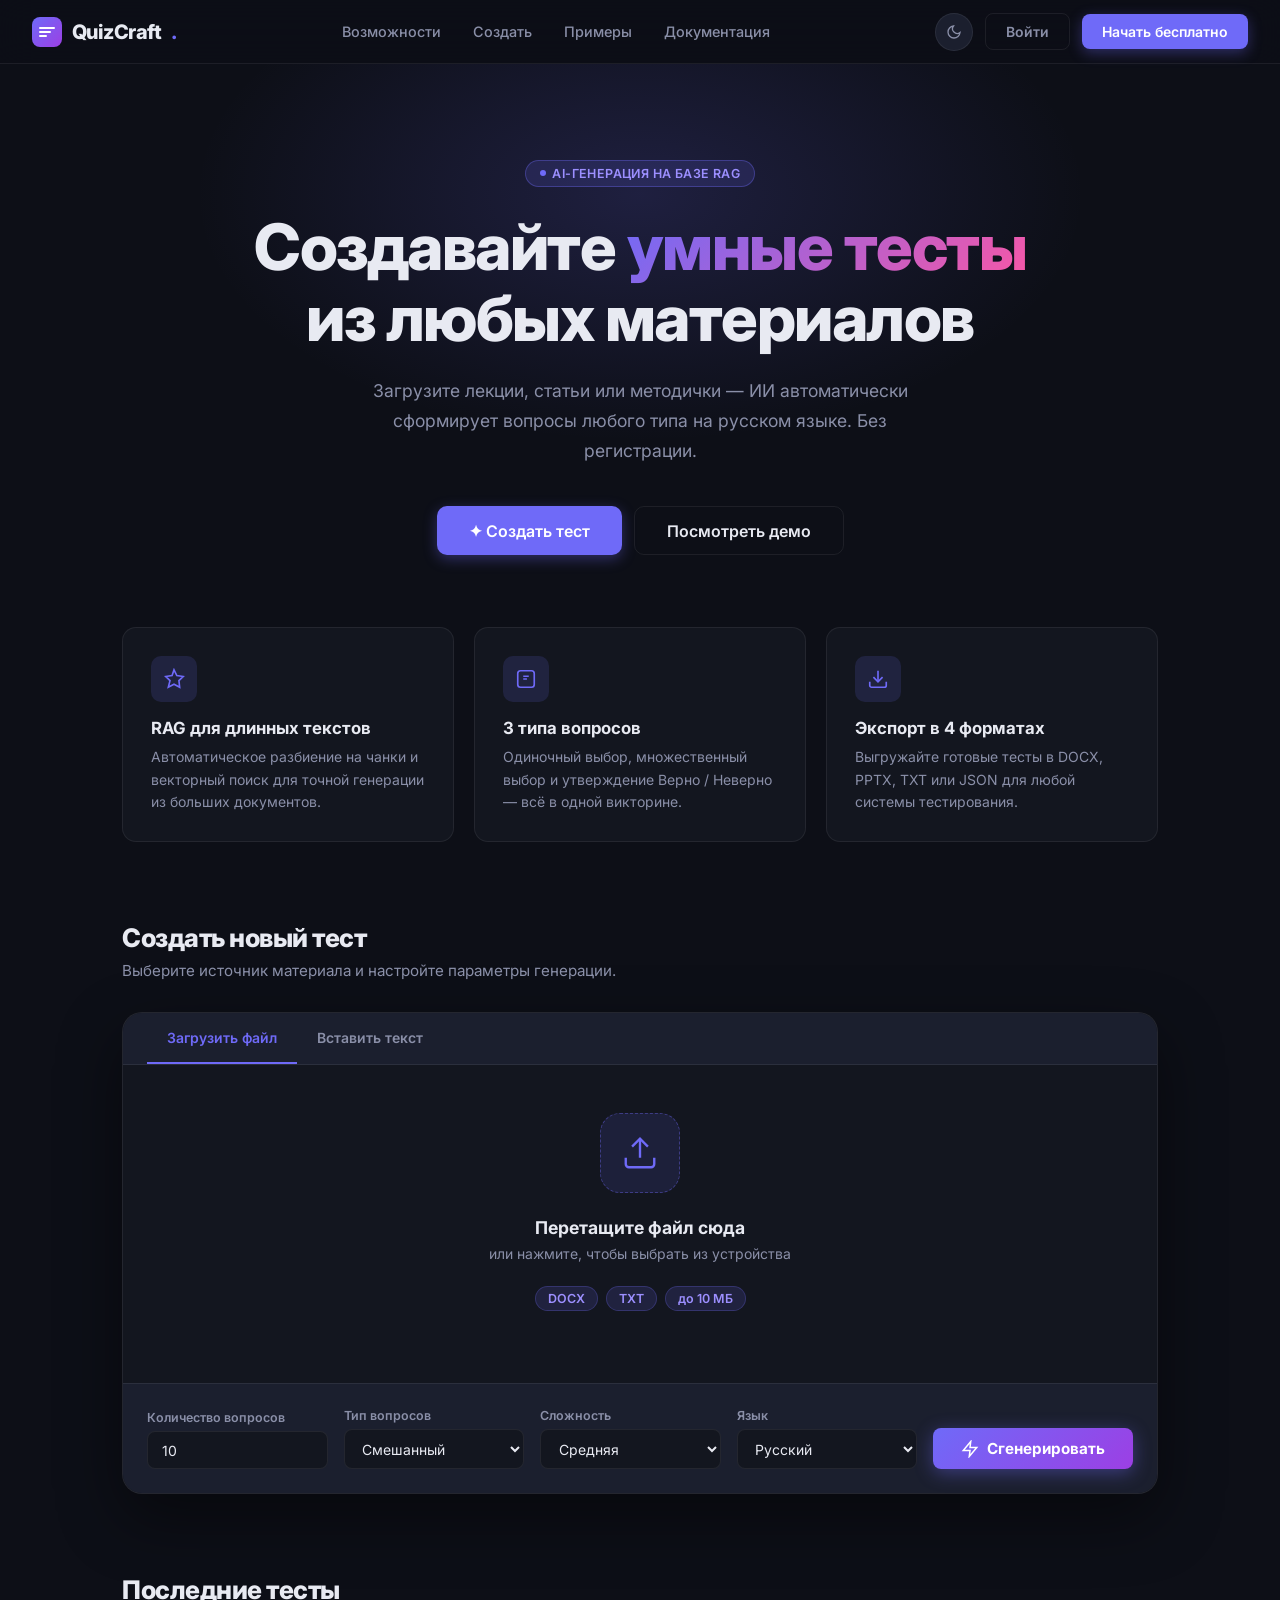
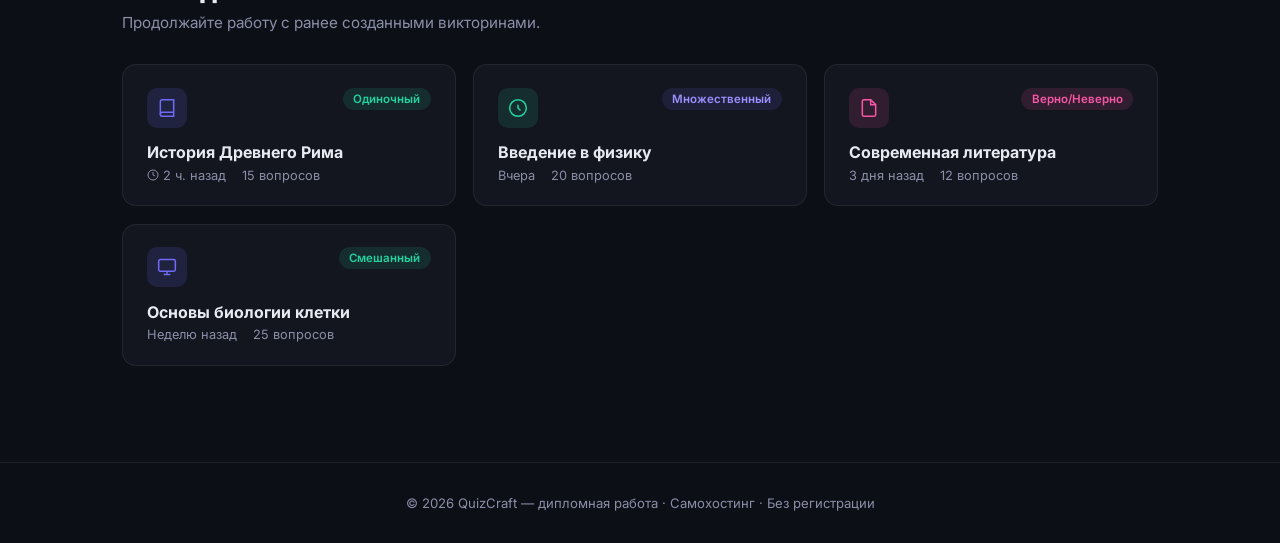
<file: design-concepts-v2/01-homepage.html>
<!DOCTYPE html>
<html lang="ru" data-theme="dark">
<head>
  <meta charset="UTF-8" />
  <meta name="viewport" content="width=device-width, initial-scale=1.0" />
  <title>QuizCraft — Главная</title>
  <link rel="preconnect" href="https://fonts.googleapis.com" />
  <link rel="preconnect" href="https://fonts.gstatic.com" crossorigin />
  <link href="https://fonts.googleapis.com/css2?family=Inter:wght@300;400;500;600;700;800&display=swap" rel="stylesheet" />
  <style>
    *, *::before, *::after { box-sizing: border-box; margin: 0; padding: 0; }

    :root {
      --bg:       #0d0f17;
      --surface:  #13161f;
      --surface2: #1b1f2e;
      --border:   rgba(255,255,255,0.07);
      --primary:  #6f6af8;
      --primary2: #9c8fff;
      --accent:   #f857a6;
      --success:  #22d3a0;
      --warn:     #f5a524;
      --text:     #e8eaf2;
      --muted:    #8a8fa8;
      --radius:   14px;
      --shadow:   0 24px 64px rgba(0,0,0,.45);
    }
    [data-theme="light"] {
      --bg:       #f0f2fa;
      --surface:  #ffffff;
      --surface2: #f5f6fc;
      --border:   rgba(0,0,0,0.08);
      --text:     #1a1c28;
      --muted:    #6b6e80;
      --shadow:   0 12px 40px rgba(0,0,0,0.10);
    }

    html { scroll-behavior: smooth; }
    body {
      font-family: 'Inter', sans-serif;
      background: var(--bg);
      color: var(--text);
      min-height: 100vh;
      transition: background .3s, color .3s;
    }

    /* ─── NAVBAR ─── */
    nav {
      position: sticky; top: 0; z-index: 100;
      display: flex; align-items: center; justify-content: space-between;
      padding: 0 2rem;
      height: 64px;
      background: rgba(13,15,23,.72);
      backdrop-filter: blur(18px);
      border-bottom: 1px solid var(--border);
    }
    [data-theme="light"] nav { background: rgba(240,242,250,.82); }
    .nav-logo {
      display: flex; align-items: center; gap: .6rem;
      font-weight: 800; font-size: 1.25rem; letter-spacing: -.5px;
      color: var(--text); text-decoration: none;
    }
    .nav-logo svg { width: 30px; height: 30px; }
    .logo-dot { color: var(--primary); }
    .nav-links { display: flex; gap: 2rem; }
    .nav-links a {
      color: var(--muted); text-decoration: none; font-size: .9rem; font-weight: 500;
      transition: color .2s;
    }
    .nav-links a:hover { color: var(--text); }
    .nav-right { display: flex; align-items: center; gap: .75rem; }
    .theme-toggle {
      width: 38px; height: 38px; border-radius: 50%; border: 1px solid var(--border);
      background: var(--surface2); color: var(--muted); cursor: pointer;
      display: flex; align-items: center; justify-content: center;
      transition: all .2s;
    }
    .theme-toggle:hover { color: var(--text); border-color: var(--primary); }
    .btn {
      padding: .55rem 1.25rem; border-radius: 8px; font-size: .875rem;
      font-weight: 600; cursor: pointer; border: none; transition: all .2s;
      font-family: inherit;
    }
    .btn-ghost {
      background: transparent; color: var(--muted); border: 1px solid var(--border);
    }
    .btn-ghost:hover { color: var(--text); border-color: var(--muted); }
    .btn-primary {
      background: var(--primary);
      color: #fff;
      box-shadow: 0 4px 14px rgba(111,106,248,.35);
    }
    .btn-primary:hover { background: var(--primary2); transform: translateY(-1px); box-shadow: 0 8px 20px rgba(111,106,248,.4); }

    /* ─── HERO ─── */
    .hero {
      display: flex; flex-direction: column; align-items: center; text-align: center;
      padding: 6rem 2rem 4rem;
      position: relative; overflow: hidden;
    }
    .hero::before {
      content: '';
      position: absolute; top: -120px; left: 50%; transform: translateX(-50%);
      width: 900px; height: 500px; border-radius: 50%;
      background: radial-gradient(ellipse, rgba(111,106,248,.18) 0%, transparent 70%);
      pointer-events: none;
    }
    .hero-badge {
      display: inline-flex; align-items: center; gap: .4rem;
      background: rgba(111,106,248,.15); border: 1px solid rgba(111,106,248,.35);
      color: var(--primary2); padding: .3rem .9rem; border-radius: 50px;
      font-size: .78rem; font-weight: 600; letter-spacing: .4px; text-transform: uppercase;
      margin-bottom: 1.5rem; animation: fadeUp .6s ease both;
    }
    .hero-badge span { width: 6px; height: 6px; border-radius: 50%; background: var(--primary); display: inline-block; }
    .hero h1 {
      font-size: clamp(2.4rem, 5vw, 4.2rem); font-weight: 800;
      line-height: 1.12; letter-spacing: -1.5px;
      max-width: 780px; margin-bottom: 1.4rem;
      animation: fadeUp .6s ease .1s both;
    }
    .hero h1 .grad {
      background: linear-gradient(135deg, var(--primary), var(--accent));
      -webkit-background-clip: text; -webkit-text-fill-color: transparent;
      background-clip: text;
    }
    .hero p {
      font-size: 1.1rem; color: var(--muted); max-width: 560px; line-height: 1.7;
      margin-bottom: 2.5rem; animation: fadeUp .6s ease .2s both;
    }
    .hero-cta { display: flex; gap: .75rem; flex-wrap: wrap; justify-content: center; animation: fadeUp .6s ease .3s both; }
    .btn-lg { padding: .85rem 2rem; font-size: 1rem; border-radius: 10px; }
    .btn-outline {
      background: transparent; color: var(--text); border: 1.5px solid var(--border);
    }
    .btn-outline:hover { border-color: var(--primary); color: var(--primary); transform: translateY(-1px); }

    /* ─── FEATURES ─── */
    .features { display: grid; grid-template-columns: repeat(3,1fr); gap: 1.25rem; max-width: 1100px; margin: .5rem auto 5rem; padding: 0 2rem; }
    .feat-card {
      background: var(--surface);
      border: 1px solid var(--border);
      border-radius: var(--radius);
      padding: 1.75rem;
      transition: transform .25s, border-color .25s, box-shadow .25s;
    }
    .feat-card:hover { transform: translateY(-4px); border-color: var(--primary); box-shadow: 0 12px 32px rgba(111,106,248,.12); }
    .feat-icon {
      width: 46px; height: 46px; border-radius: 10px;
      background: rgba(111,106,248,.15);
      display: flex; align-items: center; justify-content: center;
      margin-bottom: 1rem;
    }
    .feat-icon svg { width: 22px; height: 22px; stroke: var(--primary); fill: none; stroke-width: 1.8; }
    .feat-card h3 { font-size: 1.05rem; font-weight: 700; margin-bottom: .5rem; }
    .feat-card p { font-size: .875rem; color: var(--muted); line-height: 1.6; }

    /* ─── MAIN CARD ─── */
    .main-section { max-width: 1100px; margin: 0 auto 5rem; padding: 0 2rem; }
    .section-title {
      font-size: 1.6rem; font-weight: 800; letter-spacing: -.5px; margin-bottom: .5rem;
    }
    .section-sub { color: var(--muted); font-size: .95rem; margin-bottom: 2rem; }

    .input-card {
      background: var(--surface);
      border: 1px solid var(--border);
      border-radius: 20px;
      overflow: hidden;
      box-shadow: var(--shadow);
    }
    .tab-bar {
      display: flex; align-items: center;
      padding: 0 1.5rem;
      border-bottom: 1px solid var(--border);
      background: var(--surface2);
    }
    .tab {
      padding: 1rem 1.25rem; font-size: .875rem; font-weight: 600; cursor: pointer;
      color: var(--muted); border-bottom: 2px solid transparent;
      transition: color .2s, border-color .2s; user-select: none;
    }
    .tab.active { color: var(--primary); border-color: var(--primary); }
    .tab-panel { display: none; }
    .tab-panel.active { display: block; }

    /* Upload zone */
    .upload-zone {
      padding: 3rem 2rem; text-align: center; cursor: pointer;
      transition: background .2s;
    }
    .upload-zone:hover { background: rgba(111,106,248,.04); }
    .upload-zone.drag-over { background: rgba(111,106,248,.08); border-color: var(--primary); }
    .upload-icon-wrap {
      width: 80px; height: 80px; border-radius: 20px; margin: 0 auto 1.5rem;
      background: rgba(111,106,248,.12); border: 1px dashed rgba(111,106,248,.4);
      display: flex; align-items: center; justify-content: center;
    }
    .upload-icon-wrap svg { width: 38px; height: 38px; stroke: var(--primary); fill: none; stroke-width: 1.5; }
    .upload-zone h3 { font-size: 1.1rem; font-weight: 700; margin-bottom: .4rem; }
    .upload-zone p { color: var(--muted); font-size: .875rem; margin-bottom: 1.5rem; }
    .upload-formats { display: flex; gap: .5rem; justify-content: center; flex-wrap: wrap; }
    .chip {
      padding: .25rem .75rem; border-radius: 50px; font-size: .78rem; font-weight: 600;
      background: rgba(111,106,248,.15); color: var(--primary2); border: 1px solid rgba(111,106,248,.25);
    }
    .file-preview {
      margin: 1.5rem 2rem 0; padding: 1rem 1.25rem;
      background: var(--surface2); border-radius: 10px; border: 1px solid var(--border);
      display: flex; align-items: center; gap: .75rem; display: none;
    }
    .file-preview.show { display: flex; }
    .file-preview svg { stroke: var(--success); fill: none; stroke-width: 1.8; flex-shrink: 0; }
    .file-name { font-weight: 600; font-size: .9rem; }
    .file-size { font-size: .8rem; color: var(--muted); }
    .file-remove { margin-left: auto; cursor: pointer; color: var(--muted); }
    .file-remove:hover { color: #ef4444; }

    /* Text paste zone */
    .text-zone { padding: 1.5rem; }
    .text-zone textarea {
      width: 100%; min-height: 220px; resize: vertical;
      background: var(--surface2); border: 1px solid var(--border);
      border-radius: 10px; padding: 1rem; color: var(--text);
      font-family: inherit; font-size: .925rem; line-height: 1.65;
      outline: none; transition: border-color .2s;
    }
    .text-zone textarea:focus { border-color: var(--primary); }
    .text-zone textarea::placeholder { color: var(--muted); }
    .char-count { font-size: .78rem; color: var(--muted); margin-top: .4rem; text-align: right; }

    /* Settings footer */
    .settings-bar {
      display: grid; grid-template-columns: repeat(4,1fr) auto;
      gap: 1rem; align-items: end;
      padding: 1.5rem; border-top: 1px solid var(--border);
      background: var(--surface2);
    }
    .settings-bar label { display: block; font-size: .78rem; font-weight: 600; color: var(--muted); margin-bottom: .4rem; }
    .settings-bar select, .settings-bar input[type=number] {
      width: 100%; padding: .6rem .85rem; border-radius: 8px;
      border: 1px solid var(--border); background: var(--surface);
      color: var(--text); font-family: inherit; font-size: .875rem; outline: none;
      transition: border-color .2s;
    }
    .settings-bar select:focus, .settings-bar input[type=number]:focus { border-color: var(--primary); }

    .generate-btn {
      padding: .7rem 1.75rem;
      background: linear-gradient(135deg, var(--primary), #9c3fe4);
      color: #fff; border: none; border-radius: 8px;
      font-family: inherit; font-size: .95rem; font-weight: 700;
      cursor: pointer; white-space: nowrap;
      box-shadow: 0 4px 18px rgba(111,106,248,.4);
      transition: all .2s; display: flex; align-items: center; gap: .5rem;
    }
    .generate-btn:hover { transform: translateY(-2px); box-shadow: 0 8px 28px rgba(111,106,248,.5); }
    .generate-btn svg { width: 18px; height: 18px; fill: none; stroke: #fff; stroke-width: 2; }

    /* ─── RECENT QUIZZES ─── */
    .recent-section { max-width: 1100px; margin: 0 auto 6rem; padding: 0 2rem; }
    .quiz-grid { display: grid; grid-template-columns: repeat(auto-fill, minmax(290px, 1fr)); gap: 1.1rem; }
    .quiz-card {
      background: var(--surface); border: 1px solid var(--border); border-radius: var(--radius);
      padding: 1.4rem 1.5rem; cursor: pointer; transition: all .2s;
      text-decoration: none; color: inherit; display: block;
    }
    .quiz-card:hover { transform: translateY(-3px); border-color: var(--primary); box-shadow: 0 12px 28px rgba(0,0,0,.18); }
    .quiz-card-head { display: flex; justify-content: space-between; align-items: flex-start; margin-bottom: .9rem; }
    .quiz-card-icon {
      width: 40px; height: 40px; border-radius: 10px;
      background: rgba(111,106,248,.15);
      display: flex; align-items: center; justify-content: center;
    }
    .quiz-card-icon svg { width: 20px; height: 20px; stroke: var(--primary); fill: none; stroke-width: 1.8; }
    .quiz-card-badge {
      font-size: .72rem; font-weight: 600; padding: .25rem .65rem; border-radius: 50px;
    }
    .badge-sc { background: rgba(34,211,160,.12); color: var(--success); }
    .badge-mc { background: rgba(111,106,248,.12); color: var(--primary2); }
    .badge-tf { background: rgba(248,87,166,.12); color: var(--accent); }
    .quiz-card h4 { font-size: 1rem; font-weight: 700; margin-bottom: .35rem; }
    .quiz-card-meta { font-size: .8rem; color: var(--muted); display: flex; gap: 1rem; flex-wrap: wrap; }
    .quiz-card-meta span { display: flex; align-items: center; gap: .25rem; }

    /* ─── FOOTER ─── */
    footer {
      border-top: 1px solid var(--border); padding: 2rem;
      text-align: center; color: var(--muted); font-size: .82rem;
    }

    /* ─── ANIMATIONS ─── */
    @keyframes fadeUp {
      from { opacity: 0; transform: translateY(18px); }
      to   { opacity: 1; transform: translateY(0); }
    }
    .feat-card { animation: fadeUp .5s ease both; }
    .feat-card:nth-child(1) { animation-delay: .1s; }
    .feat-card:nth-child(2) { animation-delay: .2s; }
    .feat-card:nth-child(3) { animation-delay: .3s; }

    /* ─── RESPONSIVE ─── */
    @media (max-width: 900px) {
      .features { grid-template-columns: 1fr 1fr; }
      .settings-bar { grid-template-columns: 1fr 1fr; }
    }
    @media (max-width: 600px) {
      .features { grid-template-columns: 1fr; }
      .settings-bar { grid-template-columns: 1fr; }
      .nav-links { display: none; }
      .hero h1 { font-size: 2.2rem; }
    }
  </style>
</head>
<body>

<!-- NAVBAR -->
<nav>
  <a class="nav-logo" href="#">
    <svg viewBox="0 0 30 30" fill="none" xmlns="http://www.w3.org/2000/svg">
      <rect width="30" height="30" rx="8" fill="url(#lg)"/>
      <path d="M8 11h14M8 15h10M8 19h6" stroke="#fff" stroke-width="2" stroke-linecap="round"/>
      <defs><linearGradient id="lg" x1="0" y1="0" x2="30" y2="30" gradientUnits="userSpaceOnUse">
        <stop stop-color="#6f6af8"/><stop offset="1" stop-color="#9c3fe4"/>
      </linearGradient></defs>
    </svg>
    QuizCraft<span class="logo-dot">.</span>
  </a>
  <div class="nav-links">
    <a href="#features">Возможности</a>
    <a href="#create">Создать</a>
    <a href="#">Примеры</a>
    <a href="#">Документация</a>
  </div>
  <div class="nav-right">
    <button class="theme-toggle" onclick="toggleTheme()" title="Переключить тему">
      <svg id="themeIcon" width="16" height="16" viewBox="0 0 24 24" fill="none" stroke="currentColor" stroke-width="2">
        <path d="M21 12.79A9 9 0 1 1 11.21 3 7 7 0 0 0 21 12.79z"/>
      </svg>
    </button>
    <button class="btn btn-ghost">Войти</button>
    <button class="btn btn-primary">Начать бесплатно</button>
  </div>
</nav>

<!-- HERO -->
<section class="hero">
  <div class="hero-badge"><span></span>AI-генерация на базе RAG</div>
  <h1>Создавайте <span class="grad">умные тесты</span><br/>из любых материалов</h1>
  <p>Загрузите лекции, статьи или методички — ИИ автоматически сформирует вопросы любого типа на русском языке. Без регистрации.</p>
  <div class="hero-cta">
    <button class="btn btn-primary btn-lg" onclick="document.getElementById('create').scrollIntoView({behavior:'smooth'})">
      ✦ Создать тест
    </button>
    <button class="btn btn-outline btn-lg">Посмотреть демо</button>
  </div>
</section>

<!-- FEATURES -->
<section id="features">
  <div class="features">
    <div class="feat-card">
      <div class="feat-icon">
        <svg viewBox="0 0 24 24"><path d="M12 2l3.09 6.26L22 9.27l-4.63 4.51L18.18 21 12 17.77 5.82 21l1.81-7.22L3 9.27l6.91-1.01L12 2z"/></svg>
      </div>
      <h3>RAG для длинных текстов</h3>
      <p>Автоматическое разбиение на чанки и векторный поиск для точной генерации из больших документов.</p>
    </div>
    <div class="feat-card">
      <div class="feat-icon">
        <svg viewBox="0 0 24 24"><rect x="3" y="3" width="18" height="18" rx="3"/><path d="M9 9h6M9 12h4"/></svg>
      </div>
      <h3>3 типа вопросов</h3>
      <p>Одиночный выбор, множественный выбор и утверждение Верно / Неверно — всё в одной викторине.</p>
    </div>
    <div class="feat-card">
      <div class="feat-icon">
        <svg viewBox="0 0 24 24"><path d="M21 15v4a2 2 0 0 1-2 2H5a2 2 0 0 1-2-2v-4"/><polyline points="7 10 12 15 17 10"/><line x1="12" y1="15" x2="12" y2="3"/></svg>
      </div>
      <h3>Экспорт в 4 форматах</h3>
      <p>Выгружайте готовые тесты в DOCX, PPTX, TXT или JSON для любой системы тестирования.</p>
    </div>
  </div>
</section>

<!-- CREATE SECTION -->
<section class="main-section" id="create">
  <h2 class="section-title">Создать новый тест</h2>
  <p class="section-sub">Выберите источник материала и настройте параметры генерации.</p>

  <div class="input-card">
    <!-- Tabs -->
    <div class="tab-bar">
      <div class="tab active" onclick="switchTab('upload', this)">Загрузить файл</div>
      <div class="tab" onclick="switchTab('paste', this)">Вставить текст</div>
    </div>

    <!-- Upload panel -->
    <div class="tab-panel active" id="tab-upload">
      <div class="upload-zone" id="dropzone"
           ondragover="event.preventDefault(); this.classList.add('drag-over')"
           ondragleave="this.classList.remove('drag-over')"
           ondrop="handleDrop(event)"
           onclick="document.getElementById('fileInput').click()">
        <div class="upload-icon-wrap">
          <svg viewBox="0 0 24 24"><path d="M21 15v4a2 2 0 0 1-2 2H5a2 2 0 0 1-2-2v-4"/><polyline points="17 8 12 3 7 8"/><line x1="12" y1="3" x2="12" y2="15"/></svg>
        </div>
        <h3>Перетащите файл сюда</h3>
        <p>или нажмите, чтобы выбрать из устройства</p>
        <div class="upload-formats">
          <span class="chip">DOCX</span>
          <span class="chip">TXT</span>
          <span class="chip">до 10 МБ</span>
        </div>
        <input type="file" id="fileInput" accept=".docx,.txt" style="display:none" onchange="showFile(this)"/>
      </div>
      <div class="file-preview" id="filePreview">
        <svg width="20" height="20" viewBox="0 0 24 24"><polyline points="20 6 9 17 4 12"/></svg>
        <div>
          <div class="file-name" id="fileName"></div>
          <div class="file-size" id="fileSize"></div>
        </div>
        <div class="file-remove" onclick="removeFile()">
          <svg width="16" height="16" viewBox="0 0 24 24" fill="none" stroke="currentColor" stroke-width="2"><line x1="18" y1="6" x2="6" y2="18"/><line x1="6" y1="6" x2="18" y2="18"/></svg>
        </div>
      </div>
      <div style="height:1.5rem"></div>
    </div>

    <!-- Paste panel -->
    <div class="tab-panel" id="tab-paste">
      <div class="text-zone">
        <textarea id="pasteArea" placeholder="Вставьте текст лекции, методички или статьи…" oninput="updateCharCount()"></textarea>
        <div class="char-count"><span id="charCount">0</span> символов</div>
      </div>
    </div>

    <!-- Settings bar -->
    <div class="settings-bar">
      <div>
        <label>Количество вопросов</label>
        <input type="number" value="10" min="3" max="50"/>
      </div>
      <div>
        <label>Тип вопросов</label>
        <select>
          <option>Смешанный</option>
          <option>Одиночный выбор</option>
          <option>Множественный выбор</option>
          <option>Верно / Неверно</option>
        </select>
      </div>
      <div>
        <label>Сложность</label>
        <select>
          <option>Средняя</option>
          <option>Лёгкая</option>
          <option>Сложная</option>
        </select>
      </div>
      <div>
        <label>Язык</label>
        <select>
          <option>Русский</option>
          <option>English</option>
        </select>
      </div>
      <button class="generate-btn" onclick="startGenerate()">
        <svg viewBox="0 0 24 24"><path d="M13 2L3 14h9l-1 8 10-12h-9l1-8z"/></svg>
        Сгенерировать
      </button>
    </div>
  </div>
</section>

<!-- RECENT QUIZZES -->
<section class="recent-section">
  <h2 class="section-title">Последние тесты</h2>
  <p class="section-sub">Продолжайте работу с ранее созданными викторинами.</p>
  <div class="quiz-grid">
    <a class="quiz-card" href="02-quiz-editor.html">
      <div class="quiz-card-head">
        <div class="quiz-card-icon">
          <svg viewBox="0 0 24 24"><path d="M4 19.5A2.5 2.5 0 0 1 6.5 17H20"/><path d="M6.5 2H20v20H6.5A2.5 2.5 0 0 1 4 19.5v-15A2.5 2.5 0 0 1 6.5 2z"/></svg>
        </div>
        <span class="quiz-card-badge badge-sc">Одиночный</span>
      </div>
      <h4>История Древнего Рима</h4>
      <div class="quiz-card-meta">
        <span>
          <svg width="12" height="12" viewBox="0 0 24 24" fill="none" stroke="currentColor" stroke-width="2"><circle cx="12" cy="12" r="10"/><polyline points="12 6 12 12 16 14"/></svg>
          2 ч. назад
        </span>
        <span>15 вопросов</span>
      </div>
    </a>
    <a class="quiz-card" href="#">
      <div class="quiz-card-head">
        <div class="quiz-card-icon" style="background:rgba(34,211,160,.12)">
          <svg viewBox="0 0 24 24" style="stroke:var(--success)"><circle cx="12" cy="12" r="10"/><path d="M12 8v4l3 3"/></svg>
        </div>
        <span class="quiz-card-badge badge-mc">Множественный</span>
      </div>
      <h4>Введение в физику</h4>
      <div class="quiz-card-meta">
        <span>Вчера</span>
        <span>20 вопросов</span>
      </div>
    </a>
    <a class="quiz-card" href="#">
      <div class="quiz-card-head">
        <div class="quiz-card-icon" style="background:rgba(248,87,166,.12)">
          <svg viewBox="0 0 24 24" style="stroke:var(--accent)"><path d="M14 2H6a2 2 0 0 0-2 2v16a2 2 0 0 0 2 2h12a2 2 0 0 0 2-2V8z"/><polyline points="14 2 14 8 20 8"/></svg>
        </div>
        <span class="quiz-card-badge badge-tf">Верно/Неверно</span>
      </div>
      <h4>Современная литература</h4>
      <div class="quiz-card-meta">
        <span>3 дня назад</span>
        <span>12 вопросов</span>
      </div>
    </a>
    <a class="quiz-card" href="#">
      <div class="quiz-card-head">
        <div class="quiz-card-icon">
          <svg viewBox="0 0 24 24"><rect x="2" y="3" width="20" height="14" rx="2"/><line x1="8" y1="21" x2="16" y2="21"/><line x1="12" y1="17" x2="12" y2="21"/></svg>
        </div>
        <span class="quiz-card-badge badge-sc">Смешанный</span>
      </div>
      <h4>Основы биологии клетки</h4>
      <div class="quiz-card-meta">
        <span>Неделю назад</span>
        <span>25 вопросов</span>
      </div>
    </a>
  </div>
</section>

<footer>© 2026 QuizCraft — дипломная работа · Самохостинг · Без регистрации</footer>

<script>
  // Theme toggle
  function toggleTheme() {
    const html = document.documentElement;
    const icon = document.getElementById('themeIcon');
    if (html.dataset.theme === 'dark') {
      html.dataset.theme = 'light';
      icon.innerHTML = '<circle cx="12" cy="12" r="5"/><line x1="12" y1="1" x2="12" y2="3"/><line x1="12" y1="21" x2="12" y2="23"/><line x1="4.22" y1="4.22" x2="5.64" y2="5.64"/><line x1="18.36" y1="18.36" x2="19.78" y2="19.78"/><line x1="1" y1="12" x2="3" y2="12"/><line x1="21" y1="12" x2="23" y2="12"/><line x1="4.22" y1="19.78" x2="5.64" y2="18.36"/><line x1="18.36" y1="5.64" x2="19.78" y2="4.22"/>';
    } else {
      html.dataset.theme = 'dark';
      icon.innerHTML = '<path d="M21 12.79A9 9 0 1 1 11.21 3 7 7 0 0 0 21 12.79z"/>';
    }
  }

  // Tab switching
  function switchTab(name, el) {
    document.querySelectorAll('.tab').forEach(t => t.classList.remove('active'));
    document.querySelectorAll('.tab-panel').forEach(p => p.classList.remove('active'));
    el.classList.add('active');
    document.getElementById('tab-' + name).classList.add('active');
  }

  // File handling
  function showFile(input) {
    const file = input.files[0];
    if (!file) return;
    document.getElementById('fileName').textContent = file.name;
    document.getElementById('fileSize').textContent = (file.size / 1024).toFixed(1) + ' KB';
    document.getElementById('filePreview').classList.add('show');
  }
  function removeFile() {
    document.getElementById('fileInput').value = '';
    document.getElementById('filePreview').classList.remove('show');
  }
  function handleDrop(e) {
    e.preventDefault();
    document.getElementById('dropzone').classList.remove('drag-over');
    const file = e.dataTransfer.files[0];
    if (file) {
      document.getElementById('fileName').textContent = file.name;
      document.getElementById('fileSize').textContent = (file.size / 1024).toFixed(1) + ' KB';
      document.getElementById('filePreview').classList.add('show');
    }
  }

  // Char count
  function updateCharCount() {
    document.getElementById('charCount').textContent = document.getElementById('pasteArea').value.length.toLocaleString('ru');
  }

  // Generate redirect
  function startGenerate() {
    window.location.href = '03-status-page.html';
  }
</script>
</body>
</html>
</file>
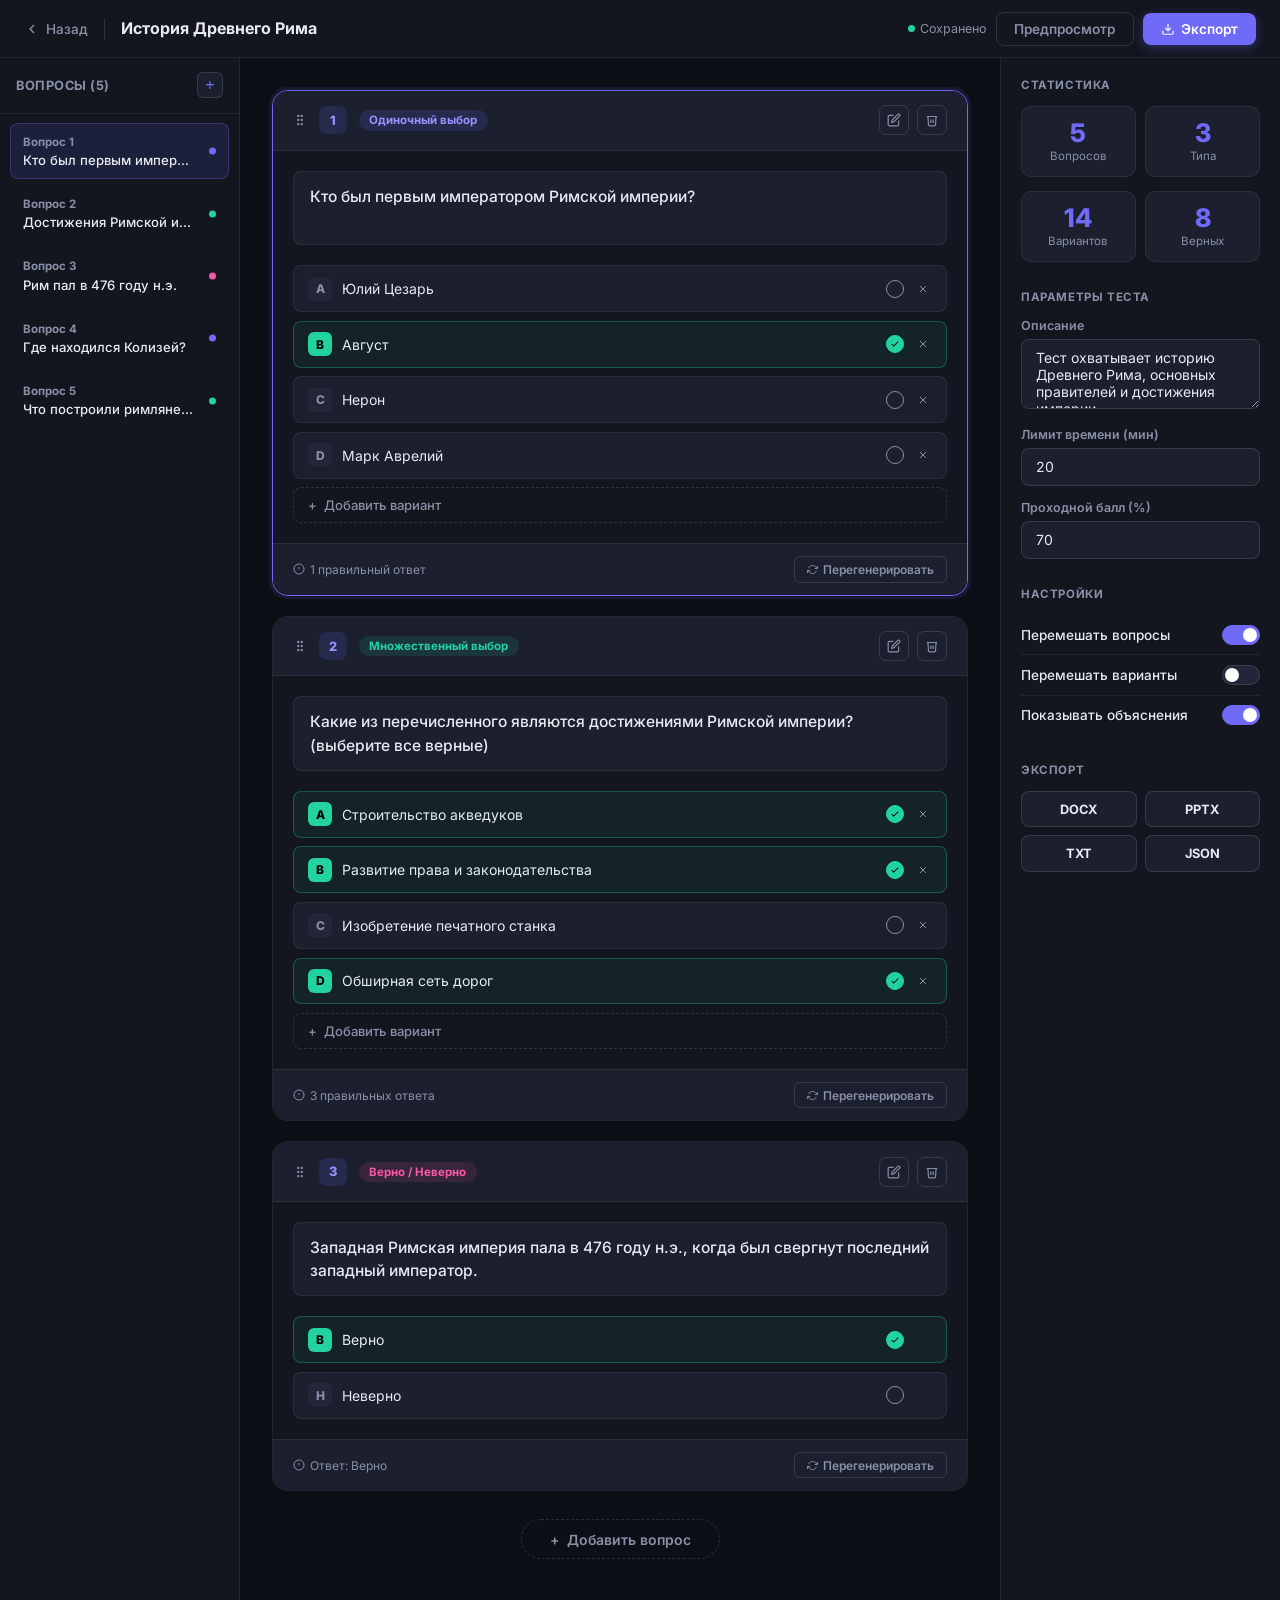
<file: design-concepts-v2/02-quiz-editor.html>
<!DOCTYPE html>
<html lang="ru" data-theme="dark">
<head>
  <meta charset="UTF-8"/>
  <meta name="viewport" content="width=device-width, initial-scale=1.0"/>
  <title>QuizCraft — Редактор теста</title>
  <link rel="preconnect" href="https://fonts.googleapis.com"/>
  <link href="https://fonts.googleapis.com/css2?family=Inter:wght@300;400;500;600;700;800&display=swap" rel="stylesheet"/>
  <style>
    *, *::before, *::after { box-sizing: border-box; margin: 0; padding: 0; }
    :root {
      --bg:       #0d0f17;
      --surface:  #13161f;
      --surface2: #1b1f2e;
      --surface3: #222638;
      --border:   rgba(255,255,255,0.07);
      --border2:  rgba(255,255,255,0.12);
      --primary:  #6f6af8;
      --primary2: #9c8fff;
      --accent:   #f857a6;
      --success:  #22d3a0;
      --warn:     #f5a524;
      --error:    #f87171;
      --text:     #e8eaf2;
      --muted:    #8a8fa8;
      --radius:   12px;
    }
    body { font-family: 'Inter', sans-serif; background: var(--bg); color: var(--text); min-height: 100vh; display: flex; flex-direction: column; }

    /* ─── TOPBAR ─── */
    .topbar {
      height: 58px; display: flex; align-items: center; justify-content: space-between;
      padding: 0 1.5rem; border-bottom: 1px solid var(--border);
      background: var(--surface); flex-shrink: 0;
    }
    .topbar-left { display: flex; align-items: center; gap: 1rem; }
    .back-btn {
      display: flex; align-items: center; gap: .4rem; color: var(--muted);
      text-decoration: none; font-size: .85rem; font-weight: 500;
      transition: color .2s;
    }
    .back-btn:hover { color: var(--text); }
    .divider-v { width: 1px; height: 22px; background: var(--border2); }
    .quiz-title-input {
      background: transparent; border: none; color: var(--text);
      font-family: inherit; font-size: 1rem; font-weight: 700;
      outline: none; min-width: 220px;
      border-bottom: 1px solid transparent; transition: border-color .2s;
    }
    .quiz-title-input:focus { border-color: var(--primary); }
    .topbar-right { display: flex; align-items: center; gap: .6rem; }
    .btn {
      padding: .5rem 1.1rem; border-radius: 8px; font-size: .85rem;
      font-weight: 600; cursor: pointer; border: none; transition: all .2s; font-family: inherit;
      display: flex; align-items: center; gap: .4rem;
    }
    .btn-ghost { background: transparent; color: var(--muted); border: 1px solid var(--border2); }
    .btn-ghost:hover { color: var(--text); border-color: var(--muted); }
    .btn-primary { background: var(--primary); color: #fff; box-shadow: 0 3px 12px rgba(111,106,248,.3); }
    .btn-primary:hover { background: var(--primary2); transform: translateY(-1px); }
    .btn-success { background: var(--success); color: #000; }
    .btn-success:hover { filter: brightness(1.1); }
    .save-status { font-size: .78rem; color: var(--muted); display: flex; align-items: center; gap: .3rem; }
    .save-dot { width: 7px; height: 7px; border-radius: 50%; background: var(--success); }

    /* ─── LAYOUT ─── */
    .editor-layout { display: flex; flex: 1; overflow: hidden; height: calc(100vh - 58px); }

    /* ─── SIDEBAR LEFT: question list ─── */
    .sidebar-left {
      width: 240px; flex-shrink: 0; background: var(--surface);
      border-right: 1px solid var(--border); overflow-y: auto;
      display: flex; flex-direction: column;
    }
    .sidebar-left-head {
      padding: .9rem 1rem; border-bottom: 1px solid var(--border);
      display: flex; align-items: center; justify-content: space-between; flex-shrink: 0;
    }
    .sidebar-left-head span { font-size: .8rem; font-weight: 700; color: var(--muted); text-transform: uppercase; letter-spacing: .5px; }
    .add-q-btn {
      width: 26px; height: 26px; border-radius: 6px; border: 1px solid var(--border2);
      background: var(--surface2); color: var(--primary); cursor: pointer;
      display: flex; align-items: center; justify-content: center; font-size: 1rem;
      transition: all .2s;
    }
    .add-q-btn:hover { background: var(--primary); color: #fff; border-color: var(--primary); }
    .q-thumb-list { padding: .6rem; display: flex; flex-direction: column; gap: .4rem; }
    .q-thumb {
      padding: .65rem .8rem; border-radius: 8px; cursor: pointer;
      border: 1px solid transparent; transition: all .2s; position: relative;
    }
    .q-thumb.active { background: rgba(111,106,248,.12); border-color: rgba(111,106,248,.3); }
    .q-thumb:not(.active):hover { background: var(--surface2); }
    .q-thumb-num { font-size: .72rem; font-weight: 700; color: var(--muted); margin-bottom: .2rem; }
    .q-thumb-text { font-size: .82rem; font-weight: 500; white-space: nowrap; overflow: hidden; text-overflow: ellipsis; max-width: 170px; }
    .q-type-dot {
      position: absolute; right: .8rem; top: 50%; transform: translateY(-50%);
      width: 7px; height: 7px; border-radius: 50%;
    }
    .dot-sc { background: var(--primary); }
    .dot-mc { background: var(--success); }
    .dot-tf { background: var(--accent); }

    /* ─── MAIN EDITOR ─── */
    .editor-main {
      flex: 1; overflow-y: auto; padding: 2rem;
      display: flex; flex-direction: column; gap: 1.25rem;
    }

    .question-card {
      background: var(--surface); border: 1px solid var(--border);
      border-radius: 16px; overflow: hidden;
      transition: border-color .2s, box-shadow .2s;
    }
    .question-card.selected { border-color: var(--primary); box-shadow: 0 0 0 3px rgba(111,106,248,.12); }
    .question-card.dragging { opacity: .45; transform: rotate(1.5deg); }

    .card-header {
      display: flex; align-items: center; gap: .75rem;
      padding: .9rem 1.25rem; background: var(--surface2);
      border-bottom: 1px solid var(--border); cursor: grab;
    }
    .card-header:active { cursor: grabbing; }
    .drag-handle { color: var(--muted); display: flex; align-items: center; }
    .q-num {
      width: 28px; height: 28px; border-radius: 8px;
      background: rgba(111,106,248,.15); color: var(--primary2);
      display: flex; align-items: center; justify-content: center;
      font-size: .8rem; font-weight: 800; flex-shrink: 0;
    }
    .q-type-badge {
      padding: .2rem .65rem; border-radius: 50px; font-size: .72rem; font-weight: 700;
    }
    .badge-sc { background: rgba(111,106,248,.15); color: var(--primary2); }
    .badge-mc { background: rgba(34,211,160,.12); color: var(--success); }
    .badge-tf { background: rgba(248,87,166,.12); color: var(--accent); }
    .card-header-right { margin-left: auto; display: flex; align-items: center; gap: .5rem; }
    .icon-btn {
      width: 30px; height: 30px; border-radius: 7px; border: 1px solid var(--border2);
      background: transparent; color: var(--muted); cursor: pointer;
      display: flex; align-items: center; justify-content: center; transition: all .2s;
    }
    .icon-btn:hover { color: var(--text); border-color: var(--muted); }
    .icon-btn.danger:hover { color: var(--error); border-color: var(--error); background: rgba(248,113,113,.08); }
    .icon-btn svg { width: 14px; height: 14px; fill: none; stroke: currentColor; stroke-width: 2; }

    .card-body { padding: 1.25rem; }
    .q-text-edit {
      width: 100%; background: var(--surface2); border: 1px solid var(--border);
      border-radius: 8px; padding: .8rem 1rem; color: var(--text);
      font-family: inherit; font-size: .975rem; font-weight: 500;
      outline: none; resize: none; min-height: 52px; line-height: 1.5;
      transition: border-color .2s;
    }
    .q-text-edit:focus { border-color: var(--primary); }

    .options-list { margin-top: 1rem; display: flex; flex-direction: column; gap: .55rem; }
    .option-row {
      display: flex; align-items: center; gap: .6rem;
      padding: .65rem .9rem; border-radius: 8px;
      border: 1px solid var(--border); background: var(--surface2);
      transition: border-color .2s, background .2s; cursor: pointer;
    }
    .option-row.correct { background: rgba(34,211,160,.07); border-color: rgba(34,211,160,.3); }
    .option-row:hover:not(.correct) { border-color: var(--border2); }
    .option-letter {
      width: 24px; height: 24px; border-radius: 6px; flex-shrink: 0;
      background: var(--surface3); color: var(--muted);
      display: flex; align-items: center; justify-content: center;
      font-size: .75rem; font-weight: 800; text-transform: uppercase;
      transition: background .2s, color .2s;
    }
    .option-row.correct .option-letter { background: var(--success); color: #000; }
    .option-text {
      flex: 1; background: transparent; border: none; color: var(--text);
      font-family: inherit; font-size: .875rem; outline: none;
    }
    .option-text::placeholder { color: var(--muted); }
    .correct-indicator {
      width: 18px; height: 18px; border-radius: 50%; border: 1.5px solid var(--muted);
      display: flex; align-items: center; justify-content: center; flex-shrink: 0;
      transition: all .2s;
    }
    .option-row.correct .correct-indicator { border-color: var(--success); background: var(--success); }
    .correct-indicator svg { width: 10px; height: 10px; stroke: #000; fill: none; stroke-width: 2.5; opacity: 0; }
    .option-row.correct .correct-indicator svg { opacity: 1; }
    .remove-option {
      width: 18px; height: 18px; color: var(--muted); cursor: pointer;
      transition: color .2s; flex-shrink: 0;
      display: flex; align-items: center; justify-content: center;
    }
    .remove-option:hover { color: var(--error); }
    .remove-option svg { width: 12px; height: 12px; stroke: currentColor; fill: none; stroke-width: 2; }
    .add-option-btn {
      margin-top: .55rem; padding: .55rem .9rem; border-radius: 8px;
      border: 1px dashed var(--border2); background: transparent;
      color: var(--muted); font-family: inherit; font-size: .82rem; font-weight: 500;
      cursor: pointer; transition: all .2s; display: flex; align-items: center; gap: .4rem;
      width: 100%;
    }
    .add-option-btn:hover { border-color: var(--primary); color: var(--primary); background: rgba(111,106,248,.05); }

    .card-footer {
      padding: .75rem 1.25rem; border-top: 1px solid var(--border);
      display: flex; align-items: center; gap: .6rem;
      background: var(--surface2);
    }
    .meta-tag {
      font-size: .75rem; color: var(--muted); display: flex; align-items: center; gap: .3rem;
    }
    .meta-tag svg { width: 12px; height: 12px; stroke: currentColor; fill: none; stroke-width: 2; }
    .regen-btn {
      margin-left: auto; padding: .3rem .75rem; border-radius: 6px;
      border: 1px solid var(--border2); background: transparent;
      color: var(--muted); font-size: .75rem; font-weight: 600; cursor: pointer;
      font-family: inherit; transition: all .2s; display: flex; align-items: center; gap: .3rem;
    }
    .regen-btn:hover { color: var(--primary); border-color: var(--primary); background: rgba(111,106,248,.06); }
    .regen-btn svg { width: 11px; height: 11px; stroke: currentColor; fill: none; stroke-width: 2; }

    /* ─── ADD QUESTION BUTTON ─── */
    .add-question-row {
      display: flex; justify-content: center; padding: .5rem 0 1rem;
    }
    .add-q-main-btn {
      padding: .65rem 1.75rem; border-radius: 50px;
      border: 1.5px dashed var(--border2); background: transparent;
      color: var(--muted); font-family: inherit; font-size: .875rem; font-weight: 600;
      cursor: pointer; transition: all .2s; display: flex; align-items: center; gap: .5rem;
    }
    .add-q-main-btn:hover { border-color: var(--primary); color: var(--primary); background: rgba(111,106,248,.06); }

    /* ─── RIGHT PANEL: Settings ─── */
    .sidebar-right {
      width: 280px; flex-shrink: 0; background: var(--surface);
      border-left: 1px solid var(--border); overflow-y: auto; padding: 1.25rem;
    }
    .panel-section { margin-bottom: 1.75rem; }
    .panel-section-title {
      font-size: .72rem; font-weight: 700; color: var(--muted);
      text-transform: uppercase; letter-spacing: .6px; margin-bottom: .9rem;
    }
    .stat-row { display: grid; grid-template-columns: 1fr 1fr; gap: .6rem; margin-bottom: .9rem; }
    .stat-box {
      background: var(--surface2); border-radius: 10px; padding: .8rem;
      border: 1px solid var(--border); text-align: center;
    }
    .stat-box .val { font-size: 1.6rem; font-weight: 800; color: var(--primary); line-height: 1; }
    .stat-box .lbl { font-size: .72rem; color: var(--muted); margin-top: .2rem; }
    .form-field { margin-bottom: .9rem; }
    .form-label { font-size: .78rem; font-weight: 600; color: var(--muted); margin-bottom: .35rem; display: block; }
    .form-input {
      width: 100%; padding: .6rem .85rem; border-radius: 8px;
      border: 1px solid var(--border2); background: var(--surface2); color: var(--text);
      font-family: inherit; font-size: .875rem; outline: none; transition: border-color .2s;
    }
    .form-input:focus { border-color: var(--primary); }
    textarea.form-input { resize: vertical; min-height: 70px; }
    .toggle-row {
      display: flex; align-items: center; justify-content: space-between;
      padding: .6rem 0; border-bottom: 1px solid var(--border);
    }
    .toggle-row:last-child { border-bottom: none; }
    .toggle-label { font-size: .85rem; font-weight: 500; }
    .toggle {
      width: 38px; height: 20px; border-radius: 10px; background: var(--surface3);
      border: 1px solid var(--border2); cursor: pointer; position: relative; transition: background .25s;
    }
    .toggle.on { background: var(--primary); border-color: var(--primary); }
    .toggle::after {
      content: ''; position: absolute; width: 14px; height: 14px;
      border-radius: 50%; background: #fff; top: 2px; left: 2px; transition: left .25s;
    }
    .toggle.on::after { left: 20px; }
    .export-grid { display: grid; grid-template-columns: 1fr 1fr; gap: .5rem; }
    .export-btn {
      padding: .6rem; border-radius: 8px; border: 1px solid var(--border2);
      background: var(--surface2); color: var(--text); font-family: inherit;
      font-size: .8rem; font-weight: 700; cursor: pointer;
      transition: all .2s; text-align: center;
    }
    .export-btn:hover { border-color: var(--primary); background: rgba(111,106,248,.1); color: var(--primary); }

    /* scrollbar */
    ::-webkit-scrollbar { width: 5px; }
    ::-webkit-scrollbar-track { background: transparent; }
    ::-webkit-scrollbar-thumb { background: var(--surface3); border-radius: 3px; }

    @keyframes slideIn { from { opacity: 0; transform: translateY(12px); } to { opacity: 1; transform: translateY(0); } }
    .question-card { animation: slideIn .25s ease; }
  </style>
</head>
<body>

<!-- TOPBAR -->
<div class="topbar">
  <div class="topbar-left">
    <a class="back-btn" href="01-homepage.html">
      <svg width="16" height="16" viewBox="0 0 24 24" fill="none" stroke="currentColor" stroke-width="2"><polyline points="15 18 9 12 15 6"/></svg>
      Назад
    </a>
    <div class="divider-v"></div>
    <input class="quiz-title-input" value="История Древнего Рима" title="Нажмите для редактирования"/>
  </div>
  <div class="topbar-right">
    <span class="save-status"><span class="save-dot"></span>Сохранено</span>
    <button class="btn btn-ghost">Предпросмотр</button>
    <button class="btn btn-primary" onclick="window.location.href='05-export-page.html'">
      <svg width="14" height="14" viewBox="0 0 24 24" fill="none" stroke="currentColor" stroke-width="2"><path d="M21 15v4a2 2 0 0 1-2 2H5a2 2 0 0 1-2-2v-4"/><polyline points="7 10 12 15 17 10"/><line x1="12" y1="15" x2="12" y2="3"/></svg>
      Экспорт
    </button>
  </div>
</div>

<!-- MAIN LAYOUT -->
<div class="editor-layout">

  <!-- LEFT SIDEBAR: question thumbnails -->
  <div class="sidebar-left">
    <div class="sidebar-left-head">
      <span>Вопросы (5)</span>
      <button class="add-q-btn" onclick="addQuestion()" title="Добавить вопрос">+</button>
    </div>
    <div class="q-thumb-list" id="thumbList">
      <div class="q-thumb active" onclick="selectQ(0)">
        <div class="q-thumb-num">Вопрос 1</div>
        <div class="q-thumb-text">Кто был первым императором Рима?</div>
        <span class="q-type-dot dot-sc"></span>
      </div>
      <div class="q-thumb" onclick="selectQ(1)">
        <div class="q-thumb-num">Вопрос 2</div>
        <div class="q-thumb-text">Достижения Римской империи</div>
        <span class="q-type-dot dot-mc"></span>
      </div>
      <div class="q-thumb" onclick="selectQ(2)">
        <div class="q-thumb-num">Вопрос 3</div>
        <div class="q-thumb-text">Рим пал в 476 году н.э.</div>
        <span class="q-type-dot dot-tf"></span>
      </div>
      <div class="q-thumb" onclick="selectQ(3)">
        <div class="q-thumb-num">Вопрос 4</div>
        <div class="q-thumb-text">Где находился Колизей?</div>
        <span class="q-type-dot dot-sc"></span>
      </div>
      <div class="q-thumb" onclick="selectQ(4)">
        <div class="q-thumb-num">Вопрос 5</div>
        <div class="q-thumb-text">Что построили римляне из списка?</div>
        <span class="q-type-dot dot-mc"></span>
      </div>
    </div>
  </div>

  <!-- EDITOR MAIN AREA -->
  <div class="editor-main" id="editorMain">

    <!-- Question 1: Single Choice -->
    <div class="question-card selected" draggable="true" id="qcard-0">
      <div class="card-header">
        <div class="drag-handle">
          <svg width="14" height="14" viewBox="0 0 24 24" fill="none" stroke="currentColor" stroke-width="2"><circle cx="9" cy="5" r="1" fill="currentColor"/><circle cx="15" cy="5" r="1" fill="currentColor"/><circle cx="9" cy="12" r="1" fill="currentColor"/><circle cx="15" cy="12" r="1" fill="currentColor"/><circle cx="9" cy="19" r="1" fill="currentColor"/><circle cx="15" cy="19" r="1" fill="currentColor"/></svg>
        </div>
        <div class="q-num">1</div>
        <span class="q-type-badge badge-sc">Одиночный выбор</span>
        <div class="card-header-right">
          <button class="icon-btn" title="Изменить тип">
            <svg viewBox="0 0 24 24"><path d="M11 4H4a2 2 0 0 0-2 2v14a2 2 0 0 0 2 2h14a2 2 0 0 0 2-2v-7"/><path d="M18.5 2.5a2.121 2.121 0 0 1 3 3L12 15l-4 1 1-4 9.5-9.5z"/></svg>
          </button>
          <button class="icon-btn danger" title="Удалить">
            <svg viewBox="0 0 24 24"><polyline points="3 6 5 6 21 6"/><path d="M19 6l-1 14a2 2 0 0 1-2 2H8a2 2 0 0 1-2-2L5 6"/><path d="M10 11v6M14 11v6"/></svg>
          </button>
        </div>
      </div>
      <div class="card-body">
        <textarea class="q-text-edit" rows="2">Кто был первым императором Римской империи?</textarea>
        <div class="options-list">
          <div class="option-row" onclick="toggleCorrect(this)">
            <div class="option-letter">A</div>
            <input class="option-text" value="Юлий Цезарь"/>
            <div class="correct-indicator"><svg viewBox="0 0 24 24"><polyline points="20 6 9 17 4 12"/></svg></div>
            <div class="remove-option"><svg viewBox="0 0 24 24"><line x1="18" y1="6" x2="6" y2="18"/><line x1="6" y1="6" x2="18" y2="18"/></svg></div>
          </div>
          <div class="option-row correct" onclick="toggleCorrect(this)">
            <div class="option-letter">B</div>
            <input class="option-text" value="Август"/>
            <div class="correct-indicator"><svg viewBox="0 0 24 24"><polyline points="20 6 9 17 4 12"/></svg></div>
            <div class="remove-option"><svg viewBox="0 0 24 24"><line x1="18" y1="6" x2="6" y2="18"/><line x1="6" y1="6" x2="18" y2="18"/></svg></div>
          </div>
          <div class="option-row" onclick="toggleCorrect(this)">
            <div class="option-letter">C</div>
            <input class="option-text" value="Нерон"/>
            <div class="correct-indicator"><svg viewBox="0 0 24 24"><polyline points="20 6 9 17 4 12"/></svg></div>
            <div class="remove-option"><svg viewBox="0 0 24 24"><line x1="18" y1="6" x2="6" y2="18"/><line x1="6" y1="6" x2="18" y2="18"/></svg></div>
          </div>
          <div class="option-row" onclick="toggleCorrect(this)">
            <div class="option-letter">D</div>
            <input class="option-text" value="Марк Аврелий"/>
            <div class="correct-indicator"><svg viewBox="0 0 24 24"><polyline points="20 6 9 17 4 12"/></svg></div>
            <div class="remove-option"><svg viewBox="0 0 24 24"><line x1="18" y1="6" x2="6" y2="18"/><line x1="6" y1="6" x2="18" y2="18"/></svg></div>
          </div>
        </div>
        <button class="add-option-btn"><span>+</span> Добавить вариант</button>
      </div>
      <div class="card-footer">
        <span class="meta-tag"><svg viewBox="0 0 24 24"><circle cx="12" cy="12" r="10"/><line x1="12" y1="8" x2="12" y2="12"/><line x1="12" y1="16" x2="12.01" y2="16"/></svg>1 правильный ответ</span>
        <button class="regen-btn"><svg viewBox="0 0 24 24"><polyline points="23 4 23 10 17 10"/><polyline points="1 20 1 14 7 14"/><path d="M3.51 9a9 9 0 0 1 14.85-3.36L23 10M1 14l4.64 4.36A9 9 0 0 0 20.49 15"/></svg>Перегенерировать</button>
      </div>
    </div>

    <!-- Question 2: Multiple Choice -->
    <div class="question-card" draggable="true" id="qcard-1">
      <div class="card-header">
        <div class="drag-handle">
          <svg width="14" height="14" viewBox="0 0 24 24" fill="none" stroke="currentColor" stroke-width="2"><circle cx="9" cy="5" r="1" fill="currentColor"/><circle cx="15" cy="5" r="1" fill="currentColor"/><circle cx="9" cy="12" r="1" fill="currentColor"/><circle cx="15" cy="12" r="1" fill="currentColor"/><circle cx="9" cy="19" r="1" fill="currentColor"/><circle cx="15" cy="19" r="1" fill="currentColor"/></svg>
        </div>
        <div class="q-num">2</div>
        <span class="q-type-badge badge-mc">Множественный выбор</span>
        <div class="card-header-right">
          <button class="icon-btn"><svg viewBox="0 0 24 24"><path d="M11 4H4a2 2 0 0 0-2 2v14a2 2 0 0 0 2 2h14a2 2 0 0 0 2-2v-7"/><path d="M18.5 2.5a2.121 2.121 0 0 1 3 3L12 15l-4 1 1-4 9.5-9.5z"/></svg></button>
          <button class="icon-btn danger"><svg viewBox="0 0 24 24"><polyline points="3 6 5 6 21 6"/><path d="M19 6l-1 14a2 2 0 0 1-2 2H8a2 2 0 0 1-2-2L5 6"/><path d="M10 11v6M14 11v6"/></svg></button>
        </div>
      </div>
      <div class="card-body">
        <textarea class="q-text-edit" rows="2">Какие из перечисленного являются достижениями Римской империи? (выберите все верные)</textarea>
        <div class="options-list">
          <div class="option-row correct" onclick="toggleCorrect(this)">
            <div class="option-letter">A</div>
            <input class="option-text" value="Строительство акведуков"/>
            <div class="correct-indicator"><svg viewBox="0 0 24 24"><polyline points="20 6 9 17 4 12"/></svg></div>
            <div class="remove-option"><svg viewBox="0 0 24 24"><line x1="18" y1="6" x2="6" y2="18"/><line x1="6" y1="6" x2="18" y2="18"/></svg></div>
          </div>
          <div class="option-row correct" onclick="toggleCorrect(this)">
            <div class="option-letter">B</div>
            <input class="option-text" value="Развитие права и законодательства"/>
            <div class="correct-indicator"><svg viewBox="0 0 24 24"><polyline points="20 6 9 17 4 12"/></svg></div>
            <div class="remove-option"><svg viewBox="0 0 24 24"><line x1="18" y1="6" x2="6" y2="18"/><line x1="6" y1="6" x2="18" y2="18"/></svg></div>
          </div>
          <div class="option-row" onclick="toggleCorrect(this)">
            <div class="option-letter">C</div>
            <input class="option-text" value="Изобретение печатного станка"/>
            <div class="correct-indicator"><svg viewBox="0 0 24 24"><polyline points="20 6 9 17 4 12"/></svg></div>
            <div class="remove-option"><svg viewBox="0 0 24 24"><line x1="18" y1="6" x2="6" y2="18"/><line x1="6" y1="6" x2="18" y2="18"/></svg></div>
          </div>
          <div class="option-row correct" onclick="toggleCorrect(this)">
            <div class="option-letter">D</div>
            <input class="option-text" value="Обширная сеть дорог"/>
            <div class="correct-indicator"><svg viewBox="0 0 24 24"><polyline points="20 6 9 17 4 12"/></svg></div>
            <div class="remove-option"><svg viewBox="0 0 24 24"><line x1="18" y1="6" x2="6" y2="18"/><line x1="6" y1="6" x2="18" y2="18"/></svg></div>
          </div>
        </div>
        <button class="add-option-btn"><span>+</span> Добавить вариант</button>
      </div>
      <div class="card-footer">
        <span class="meta-tag"><svg viewBox="0 0 24 24"><circle cx="12" cy="12" r="10"/><line x1="12" y1="8" x2="12" y2="12"/><line x1="12" y1="16" x2="12.01" y2="16"/></svg>3 правильных ответа</span>
        <button class="regen-btn"><svg viewBox="0 0 24 24"><polyline points="23 4 23 10 17 10"/><polyline points="1 20 1 14 7 14"/><path d="M3.51 9a9 9 0 0 1 14.85-3.36L23 10M1 14l4.64 4.36A9 9 0 0 0 20.49 15"/></svg>Перегенерировать</button>
      </div>
    </div>

    <!-- Question 3: True/False -->
    <div class="question-card" draggable="true" id="qcard-2">
      <div class="card-header">
        <div class="drag-handle">
          <svg width="14" height="14" viewBox="0 0 24 24" fill="none" stroke="currentColor" stroke-width="2"><circle cx="9" cy="5" r="1" fill="currentColor"/><circle cx="15" cy="5" r="1" fill="currentColor"/><circle cx="9" cy="12" r="1" fill="currentColor"/><circle cx="15" cy="12" r="1" fill="currentColor"/><circle cx="9" cy="19" r="1" fill="currentColor"/><circle cx="15" cy="19" r="1" fill="currentColor"/></svg>
        </div>
        <div class="q-num">3</div>
        <span class="q-type-badge badge-tf">Верно / Неверно</span>
        <div class="card-header-right">
          <button class="icon-btn"><svg viewBox="0 0 24 24"><path d="M11 4H4a2 2 0 0 0-2 2v14a2 2 0 0 0 2 2h14a2 2 0 0 0 2-2v-7"/><path d="M18.5 2.5a2.121 2.121 0 0 1 3 3L12 15l-4 1 1-4 9.5-9.5z"/></svg></button>
          <button class="icon-btn danger"><svg viewBox="0 0 24 24"><polyline points="3 6 5 6 21 6"/><path d="M19 6l-1 14a2 2 0 0 1-2 2H8a2 2 0 0 1-2-2L5 6"/><path d="M10 11v6M14 11v6"/></svg></button>
        </div>
      </div>
      <div class="card-body">
        <textarea class="q-text-edit" rows="2">Западная Римская империя пала в 476 году н.э., когда был свергнут последний западный император.</textarea>
        <div class="options-list">
          <div class="option-row correct" onclick="toggleCorrect(this)">
            <div class="option-letter">В</div>
            <input class="option-text" value="Верно" readonly/>
            <div class="correct-indicator"><svg viewBox="0 0 24 24"><polyline points="20 6 9 17 4 12"/></svg></div>
            <div class="remove-option" style="opacity:0; pointer-events:none"><svg viewBox="0 0 24 24"><line x1="18" y1="6" x2="6" y2="18"/></svg></div>
          </div>
          <div class="option-row" onclick="toggleCorrect(this)">
            <div class="option-letter">Н</div>
            <input class="option-text" value="Неверно" readonly/>
            <div class="correct-indicator"><svg viewBox="0 0 24 24"><polyline points="20 6 9 17 4 12"/></svg></div>
            <div class="remove-option" style="opacity:0; pointer-events:none"><svg viewBox="0 0 24 24"><line x1="18" y1="6" x2="6" y2="18"/></svg></div>
          </div>
        </div>
      </div>
      <div class="card-footer">
        <span class="meta-tag"><svg viewBox="0 0 24 24"><circle cx="12" cy="12" r="10"/><line x1="12" y1="8" x2="12" y2="12"/><line x1="12" y1="16" x2="12.01" y2="16"/></svg>Ответ: Верно</span>
        <button class="regen-btn"><svg viewBox="0 0 24 24"><polyline points="23 4 23 10 17 10"/><polyline points="1 20 1 14 7 14"/><path d="M3.51 9a9 9 0 0 1 14.85-3.36L23 10M1 14l4.64 4.36A9 9 0 0 0 20.49 15"/></svg>Перегенерировать</button>
      </div>
    </div>

    <div class="add-question-row">
      <button class="add-q-main-btn" onclick="addQuestion()">
        <span>+</span> Добавить вопрос
      </button>
    </div>
  </div>

  <!-- RIGHT PANEL: Settings -->
  <div class="sidebar-right">
    <div class="panel-section">
      <div class="panel-section-title">Статистика</div>
      <div class="stat-row">
        <div class="stat-box"><div class="val">5</div><div class="lbl">Вопросов</div></div>
        <div class="stat-box"><div class="val">3</div><div class="lbl">Типа</div></div>
      </div>
      <div class="stat-row">
        <div class="stat-box"><div class="val">14</div><div class="lbl">Вариантов</div></div>
        <div class="stat-box"><div class="val">8</div><div class="lbl">Верных</div></div>
      </div>
    </div>

    <div class="panel-section">
      <div class="panel-section-title">Параметры теста</div>
      <div class="form-field">
        <label class="form-label">Описание</label>
        <textarea class="form-input">Тест охватывает историю Древнего Рима, основных правителей и достижения империи.</textarea>
      </div>
      <div class="form-field">
        <label class="form-label">Лимит времени (мин)</label>
        <input class="form-input" type="number" value="20"/>
      </div>
      <div class="form-field">
        <label class="form-label">Проходной балл (%)</label>
        <input class="form-input" type="number" value="70"/>
      </div>
    </div>

    <div class="panel-section">
      <div class="panel-section-title">Настройки</div>
      <div class="toggle-row">
        <span class="toggle-label">Перемешать вопросы</span>
        <div class="toggle on" onclick="this.classList.toggle('on')"></div>
      </div>
      <div class="toggle-row">
        <span class="toggle-label">Перемешать варианты</span>
        <div class="toggle" onclick="this.classList.toggle('on')"></div>
      </div>
      <div class="toggle-row">
        <span class="toggle-label">Показывать объяснения</span>
        <div class="toggle on" onclick="this.classList.toggle('on')"></div>
      </div>
    </div>

    <div class="panel-section">
      <div class="panel-section-title">Экспорт</div>
      <div class="export-grid">
        <button class="export-btn" onclick="window.location.href='05-export-page.html'">DOCX</button>
        <button class="export-btn" onclick="window.location.href='05-export-page.html'">PPTX</button>
        <button class="export-btn" onclick="window.location.href='05-export-page.html'">TXT</button>
        <button class="export-btn" onclick="window.location.href='05-export-page.html'">JSON</button>
      </div>
    </div>
  </div>
</div>

<script>
  // Toggle correct answer
  function toggleCorrect(row) {
    row.classList.toggle('correct');
    updateStats();
  }

  // Select question (thumb list)
  function selectQ(idx) {
    document.querySelectorAll('.q-thumb').forEach((t,i) => t.classList.toggle('active', i === idx));
    document.querySelectorAll('.question-card').forEach((c,i) => c.classList.toggle('selected', i === idx));
    document.querySelectorAll('.question-card')[idx]?.scrollIntoView({ behavior: 'smooth', block: 'center' });
  }

  // Add new question
  let qCount = 5;
  function addQuestion() {
    qCount++;
    const main = document.getElementById('editorMain');
    const addRow = main.querySelector('.add-question-row');
    const card = document.createElement('div');
    card.className = 'question-card';
    card.draggable = true;
    card.id = 'qcard-' + (qCount-1);
    card.innerHTML = `
      <div class="card-header">
        <div class="drag-handle"><svg width="14" height="14" viewBox="0 0 24 24" fill="none" stroke="currentColor" stroke-width="2"><circle cx="9" cy="5" r="1" fill="currentColor"/><circle cx="15" cy="5" r="1" fill="currentColor"/><circle cx="9" cy="12" r="1" fill="currentColor"/><circle cx="15" cy="12" r="1" fill="currentColor"/><circle cx="9" cy="19" r="1" fill="currentColor"/><circle cx="15" cy="19" r="1" fill="currentColor"/></svg></div>
        <div class="q-num">${qCount}</div>
        <span class="q-type-badge badge-sc">Одиночный выбор</span>
        <div class="card-header-right">
          <button class="icon-btn danger" onclick="this.closest('.question-card').remove(); updateStats()"><svg viewBox="0 0 24 24"><polyline points="3 6 5 6 21 6"/><path d="M19 6l-1 14a2 2 0 0 1-2 2H8a2 2 0 0 1-2-2L5 6"/><path d="M10 11v6M14 11v6"/></svg></button>
        </div>
      </div>
      <div class="card-body">
        <textarea class="q-text-edit" rows="2" placeholder="Введите текст вопроса…"></textarea>
        <div class="options-list">
          <div class="option-row" onclick="toggleCorrect(this)">
            <div class="option-letter">A</div>
            <input class="option-text" placeholder="Вариант А"/>
            <div class="correct-indicator"><svg viewBox="0 0 24 24"><polyline points="20 6 9 17 4 12"/></svg></div>
            <div class="remove-option"><svg viewBox="0 0 24 24"><line x1="18" y1="6" x2="6" y2="18"/><line x1="6" y1="6" x2="18" y2="18"/></svg></div>
          </div>
          <div class="option-row" onclick="toggleCorrect(this)">
            <div class="option-letter">B</div>
            <input class="option-text" placeholder="Вариант Б"/>
            <div class="correct-indicator"><svg viewBox="0 0 24 24"><polyline points="20 6 9 17 4 12"/></svg></div>
            <div class="remove-option"><svg viewBox="0 0 24 24"><line x1="18" y1="6" x2="6" y2="18"/><line x1="6" y1="6" x2="18" y2="18"/></svg></div>
          </div>
        </div>
        <button class="add-option-btn"><span>+</span> Добавить вариант</button>
      </div>`;
    main.insertBefore(card, addRow);
    card.scrollIntoView({ behavior: 'smooth', block: 'center' });
    updateStats();
  }

  function updateStats() {
    const total = document.querySelectorAll('.question-card').length;
    document.querySelector('.stat-box .val').textContent = total;
  }

  // Drag and drop
  let dragged = null;
  document.addEventListener('dragstart', e => {
    if (e.target.closest('.question-card')) { dragged = e.target.closest('.question-card'); dragged.classList.add('dragging'); }
  });
  document.addEventListener('dragend', () => { if (dragged) { dragged.classList.remove('dragging'); dragged = null; } });
  document.addEventListener('dragover', e => {
    e.preventDefault();
    const target = e.target.closest('.question-card');
    if (target && target !== dragged) {
      const rect = target.getBoundingClientRect();
      const mid = rect.top + rect.height / 2;
      if (e.clientY < mid) target.parentNode.insertBefore(dragged, target);
      else target.parentNode.insertBefore(dragged, target.nextSibling);
    }
  });
</script>
</body>
</html>
</file>
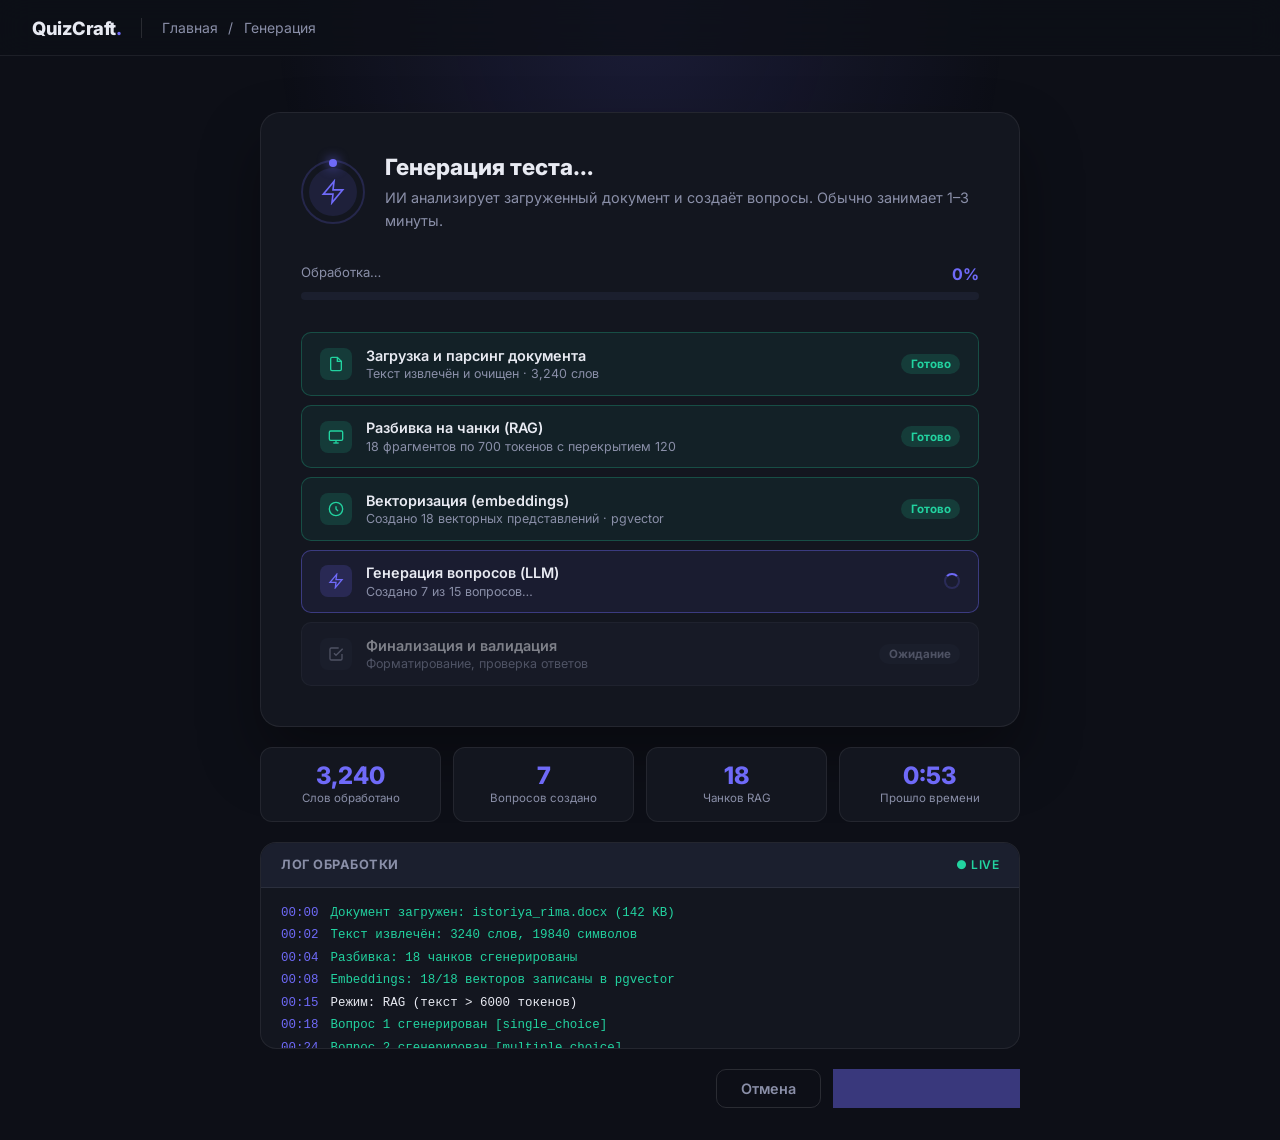
<file: design-concepts-v2/03-status-page.html>
<!DOCTYPE html>
<html lang="ru" data-theme="dark">
<head>
  <meta charset="UTF-8"/>
  <meta name="viewport" content="width=device-width, initial-scale=1.0"/>
  <title>QuizCraft — Генерация теста</title>
  <link rel="preconnect" href="https://fonts.googleapis.com"/>
  <link href="https://fonts.googleapis.com/css2?family=Inter:wght@300;400;500;600;700;800&display=swap" rel="stylesheet"/>
  <style>
    *, *::before, *::after { box-sizing: border-box; margin: 0; padding: 0; }
    :root {
      --bg: #0d0f17; --surface: #13161f; --surface2: #1b1f2e; --surface3: #222638;
      --border: rgba(255,255,255,0.07); --border2: rgba(255,255,255,0.12);
      --primary: #6f6af8; --primary2: #9c8fff;
      --accent: #f857a6; --success: #22d3a0; --warn: #f5a524; --error: #f87171;
      --text: #e8eaf2; --muted: #8a8fa8;
    }
    body {
      font-family: 'Inter', sans-serif;
      background: var(--bg); color: var(--text);
      min-height: 100vh; display: flex; flex-direction: column;
      align-items: center; justify-content: flex-start;
      padding: 2rem 1rem;
    }

    /* BG glow */
    body::before {
      content: ''; position: fixed; top: 0; left: 50%; transform: translateX(-50%);
      width: 800px; height: 500px;
      background: radial-gradient(ellipse at top, rgba(111,106,248,.14) 0%, transparent 65%);
      pointer-events: none; z-index: 0;
    }

    /* TOPBAR */
    .topbar {
      position: fixed; top: 0; left: 0; right: 0; height: 56px;
      display: flex; align-items: center; padding: 0 2rem;
      background: rgba(13,15,23,.8); backdrop-filter: blur(16px);
      border-bottom: 1px solid var(--border); z-index: 100;
    }
    .logo { font-weight: 800; font-size: 1.15rem; letter-spacing: -.5px; }
    .logo span { color: var(--primary); }
    .nav-sep { width: 1px; height: 20px; background: var(--border2); margin: 0 1.25rem; }
    .nav-crumb { font-size: .875rem; color: var(--muted); }
    .nav-crumb a { color: var(--muted); text-decoration: none; transition: color .2s; }
    .nav-crumb a:hover { color: var(--text); }
    .nav-crumb .sep { margin: 0 .4rem; }

    /* CONTENT */
    .content {
      position: relative; z-index: 1;
      margin-top: 80px; width: 100%; max-width: 760px;
      display: flex; flex-direction: column; gap: 1.25rem;
    }

    /* STATUS CARD */
    .status-card {
      background: var(--surface); border: 1px solid var(--border);
      border-radius: 20px; padding: 2.5rem;
      box-shadow: 0 30px 60px rgba(0,0,0,.35);
      animation: fadeUp .6s ease;
    }
    .status-header { display: flex; align-items: center; gap: 1.25rem; margin-bottom: 2rem; }
    .orbit-wrap { position: relative; width: 64px; height: 64px; flex-shrink: 0; }
    .orbit-ring {
      position: absolute; inset: 0; border-radius: 50%;
      border: 2px solid rgba(111,106,248,.2);
      animation: spin 3s linear infinite;
    }
    .orbit-ring::before {
      content: ''; position: absolute; top: -3px; left: 50%; transform: translateX(-50%);
      width: 8px; height: 8px; border-radius: 50%; background: var(--primary);
      box-shadow: 0 0 12px var(--primary);
    }
    .orbit-inner {
      position: absolute; inset: 8px; border-radius: 50%;
      background: rgba(111,106,248,.12);
      display: flex; align-items: center; justify-content: center;
    }
    .orbit-inner svg { width: 26px; height: 26px; stroke: var(--primary); fill: none; stroke-width: 1.5; }
    /* completed state */
    .orbit-done .orbit-ring { animation: none; border-color: var(--success); }
    .orbit-done .orbit-inner { background: rgba(34,211,160,.15); }
    .orbit-done .orbit-inner svg { stroke: var(--success); }

    .status-info h2 { font-size: 1.4rem; font-weight: 800; margin-bottom: .35rem; }
    .status-info p { color: var(--muted); font-size: .9rem; line-height: 1.6; }

    /* PROGRESS */
    .progress-wrap { margin-bottom: 2rem; }
    .progress-header { display: flex; justify-content: space-between; font-size: .82rem; margin-bottom: .55rem; }
    .progress-header .pct { font-weight: 700; font-size: 1rem; color: var(--primary); }
    .progress-track {
      height: 8px; background: var(--surface2); border-radius: 50px; overflow: hidden;
      position: relative;
    }
    .progress-fill {
      height: 100%; border-radius: 50px;
      background: linear-gradient(90deg, var(--primary), #a855f7);
      transition: width .8s cubic-bezier(.4,0,.2,1);
      position: relative; overflow: hidden;
    }
    .progress-fill::after {
      content: ''; position: absolute; top: 0; left: -100%; width: 100%; height: 100%;
      background: linear-gradient(90deg, transparent, rgba(255,255,255,.25), transparent);
      animation: shimmer 1.8s ease-in-out infinite;
    }

    /* PIPELINE STEPS */
    .pipeline { display: flex; flex-direction: column; gap: .55rem; }
    .step {
      display: flex; align-items: center; gap: .9rem;
      padding: .85rem 1.1rem; border-radius: 10px;
      border: 1px solid var(--border); background: var(--surface2);
      transition: all .3s;
    }
    .step.active { border-color: rgba(111,106,248,.4); background: rgba(111,106,248,.08); }
    .step.done { border-color: rgba(34,211,160,.25); background: rgba(34,211,160,.06); }
    .step.pending { opacity: .5; }
    .step-icon {
      width: 32px; height: 32px; border-radius: 8px; flex-shrink: 0;
      display: flex; align-items: center; justify-content: center;
    }
    .step.done .step-icon { background: rgba(34,211,160,.15); }
    .step.active .step-icon { background: rgba(111,106,248,.18); }
    .step.pending .step-icon { background: var(--surface3); }
    .step-icon svg { width: 16px; height: 16px; fill: none; stroke-width: 2; }
    .step.done .step-icon svg { stroke: var(--success); }
    .step.active .step-icon svg { stroke: var(--primary); animation: pulse-opacity 1.4s ease-in-out infinite; }
    .step.pending .step-icon svg { stroke: var(--muted); }
    .step-body { flex: 1; }
    .step-title { font-size: .9rem; font-weight: 600; margin-bottom: .15rem; }
    .step-desc { font-size: .78rem; color: var(--muted); }
    .step-badge {
      font-size: .72rem; font-weight: 700; padding: .2rem .6rem; border-radius: 50px;
    }
    .badge-done { background: rgba(34,211,160,.15); color: var(--success); }
    .badge-active { background: rgba(111,106,248,.15); color: var(--primary2); }
    .badge-pending { background: var(--surface3); color: var(--muted); }
    /* active spinner */
    .step-spinner {
      width: 16px; height: 16px; border: 2px solid rgba(111,106,248,.2);
      border-top-color: var(--primary); border-radius: 50%;
      animation: spin .8s linear infinite; flex-shrink: 0;
    }

    /* METADATA CARDS */
    .meta-row { display: grid; grid-template-columns: repeat(4, 1fr); gap: .75rem; }
    .meta-box {
      background: var(--surface); border: 1px solid var(--border); border-radius: 12px;
      padding: 1rem; text-align: center;
    }
    .meta-val { font-size: 1.5rem; font-weight: 800; color: var(--primary); line-height: 1; margin-bottom: .2rem; }
    .meta-lbl { font-size: .72rem; color: var(--muted); }

    /* LOG */
    .log-card {
      background: var(--surface); border: 1px solid var(--border); border-radius: 16px;
      overflow: hidden; animation: fadeUp .6s ease .2s both;
    }
    .log-header {
      padding: .9rem 1.25rem; border-bottom: 1px solid var(--border);
      background: var(--surface2); display: flex; justify-content: space-between; align-items: center;
    }
    .log-header span { font-size: .8rem; font-weight: 700; color: var(--muted); text-transform: uppercase; letter-spacing: .5px; }
    .log-body { padding: .9rem 1.25rem; font-size: .78rem; font-family: 'Courier New', monospace; color: var(--muted); max-height: 160px; overflow-y: auto; line-height: 1.8; }
    .log-line { display: flex; gap: .75rem; }
    .log-time { color: var(--primary); flex-shrink: 0; }
    .log-msg.ok { color: var(--success); }
    .log-msg.info { color: var(--text); }
    .log-msg.active { color: var(--primary2); }

    /* ACTIONS */
    .actions {
      display: flex; gap: .75rem; justify-content: flex-end;
      animation: fadeUp .5s ease .35s both;
    }
    .btn {
      padding: .65rem 1.5rem; border-radius: 10px; font-size: .9rem; font-weight: 600;
      cursor: pointer; border: none; font-family: inherit; transition: all .2s;
      display: flex; align-items: center; gap: .5rem;
    }
    .btn-ghost { background: transparent; color: var(--muted); border: 1px solid var(--border2); }
    .btn-ghost:hover { color: var(--text); border-color: var(--muted); }
    .btn-primary {
      background: var(--primary); color: #fff;
      box-shadow: 0 4px 15px rgba(111,106,248,.35);
    }
    .btn-primary:hover { transform: translateY(-1px); box-shadow: 0 8px 22px rgba(111,106,248,.4); }
    .btn-primary:disabled { opacity: .45; cursor: not-allowed; transform: none; box-shadow: none; }

    /* DONE STATE (hidden by default) */
    #doneState { display: none; }
    #doneState.show { display: block; animation: fadeUp .5s ease; }

    /* KEYFRAMES */
    @keyframes spin { from { transform: rotate(0deg); } to { transform: rotate(360deg); } }
    @keyframes pulse-opacity { 0%,100% { opacity: 1; } 50% { opacity: .4; } }
    @keyframes shimmer { 0% { left: -100%; } 100% { left: 200%; } }
    @keyframes fadeUp { from { opacity: 0; transform: translateY(16px); } to { opacity: 1; transform: translateY(0); } }
    @keyframes popIn { from { opacity: 0; transform: scale(.8); } to { opacity: 1; transform: scale(1); } }

    ::-webkit-scrollbar { width: 4px; } ::-webkit-scrollbar-thumb { background: var(--surface3); border-radius: 2px; }
    @media (max-width: 600px) { .meta-row { grid-template-columns: 1fr 1fr; } .status-header { flex-direction: column; text-align: center; } }
  </style>
</head>
<body>

<div class="topbar">
  <div class="logo">QuizCraft<span>.</span></div>
  <div class="nav-sep"></div>
  <div class="nav-crumb">
    <a href="01-homepage.html">Главная</a>
    <span class="sep">/</span>
    <span>Генерация</span>
  </div>
</div>

<div class="content">

  <!-- STATUS CARD -->
  <div class="status-card">
    <div class="status-header">
      <div class="orbit-wrap" id="orbitWrap">
        <div class="orbit-ring"></div>
        <div class="orbit-inner">
          <svg viewBox="0 0 24 24"><path d="M13 2L3 14h9l-1 8 10-12h-9l1-8z"/></svg>
        </div>
      </div>
      <div class="status-info">
        <h2 id="statusTitle">Генерация теста…</h2>
        <p id="statusDesc">ИИ анализирует загруженный документ и создаёт вопросы. Обычно занимает 1–3 минуты.</p>
      </div>
    </div>

    <!-- PROGRESS -->
    <div class="progress-wrap">
      <div class="progress-header">
        <span id="progLabel" style="color:var(--muted);font-size:.82rem;">Обработка…</span>
        <span class="pct" id="pctLabel">0%</span>
      </div>
      <div class="progress-track">
        <div class="progress-fill" id="progressFill" style="width:0%"></div>
      </div>
    </div>

    <!-- PIPELINE -->
    <div class="pipeline" id="pipeline">
      <div class="step done" id="step0">
        <div class="step-icon"><svg viewBox="0 0 24 24"><path d="M14 2H6a2 2 0 0 0-2 2v16a2 2 0 0 0 2 2h12a2 2 0 0 0 2-2V8z"/><polyline points="14 2 14 8 20 8"/></svg></div>
        <div class="step-body">
          <div class="step-title">Загрузка и парсинг документа</div>
          <div class="step-desc">Текст извлечён и очищен · 3,240 слов</div>
        </div>
        <span class="step-badge badge-done">Готово</span>
      </div>
      <div class="step done" id="step1">
        <div class="step-icon"><svg viewBox="0 0 24 24"><rect x="2" y="3" width="20" height="14" rx="2"/><line x1="8" y1="21" x2="16" y2="21"/><line x1="12" y1="17" x2="12" y2="21"/></svg></div>
        <div class="step-body">
          <div class="step-title">Разбивка на чанки (RAG)</div>
          <div class="step-desc">18 фрагментов по 700 токенов с перекрытием 120</div>
        </div>
        <span class="step-badge badge-done">Готово</span>
      </div>
      <div class="step done" id="step2">
        <div class="step-icon"><svg viewBox="0 0 24 24"><circle cx="12" cy="12" r="10"/><path d="M12 8v4l3 3"/></svg></div>
        <div class="step-body">
          <div class="step-title">Векторизация (embeddings)</div>
          <div class="step-desc">Создано 18 векторных представлений · pgvector</div>
        </div>
        <span class="step-badge badge-done">Готово</span>
      </div>
      <div class="step active" id="step3">
        <div class="step-icon"><svg viewBox="0 0 24 24"><path d="M13 2L3 14h9l-1 8 10-12h-9l1-8z"/></svg></div>
        <div class="step-body">
          <div class="step-title">Генерация вопросов (LLM)</div>
          <div class="step-desc" id="step3desc">Создано 7 из 15 вопросов…</div>
        </div>
        <div class="step-spinner" id="step3spinner"></div>
      </div>
      <div class="step pending" id="step4">
        <div class="step-icon"><svg viewBox="0 0 24 24"><polyline points="9 11 12 14 22 4"/><path d="M21 12v7a2 2 0 0 1-2 2H5a2 2 0 0 1-2-2V5a2 2 0 0 1 2-2h11"/></svg></div>
        <div class="step-body">
          <div class="step-title">Финализация и валидация</div>
          <div class="step-desc">Форматирование, проверка ответов</div>
        </div>
        <span class="step-badge badge-pending">Ожидание</span>
      </div>
    </div>
  </div>

  <!-- METADATA -->
  <div class="meta-row">
    <div class="meta-box">
      <div class="meta-val" id="metaWords">3,240</div>
      <div class="meta-lbl">Слов обработано</div>
    </div>
    <div class="meta-box">
      <div class="meta-val" id="metaQ">7</div>
      <div class="meta-lbl">Вопросов создано</div>
    </div>
    <div class="meta-box">
      <div class="meta-val">18</div>
      <div class="meta-lbl">Чанков RAG</div>
    </div>
    <div class="meta-box">
      <div class="meta-val" id="metaTime">0:52</div>
      <div class="meta-lbl">Прошло времени</div>
    </div>
  </div>

  <!-- LOG -->
  <div class="log-card">
    <div class="log-header">
      <span>Лог обработки</span>
      <span style="color:var(--success);font-size:.75rem;font-weight:600;">● live</span>
    </div>
    <div class="log-body" id="logBody">
      <div class="log-line"><span class="log-time">00:00</span><span class="log-msg ok">Документ загружен: istoriya_rima.docx (142 KB)</span></div>
      <div class="log-line"><span class="log-time">00:02</span><span class="log-msg ok">Текст извлечён: 3240 слов, 19840 символов</span></div>
      <div class="log-line"><span class="log-time">00:04</span><span class="log-msg ok">Разбивка: 18 чанков сгенерированы</span></div>
      <div class="log-line"><span class="log-time">00:08</span><span class="log-msg ok">Embeddings: 18/18 векторов записаны в pgvector</span></div>
      <div class="log-line"><span class="log-time">00:15</span><span class="log-msg info">Режим: RAG (текст &gt; 6000 токенов)</span></div>
      <div class="log-line"><span class="log-time">00:18</span><span class="log-msg ok">Вопрос 1 сгенерирован [single_choice]</span></div>
      <div class="log-line"><span class="log-time">00:24</span><span class="log-msg ok">Вопрос 2 сгенерирован [multiple_choice]</span></div>
      <div class="log-line"><span class="log-time">00:31</span><span class="log-msg ok">Вопрос 3 сгенерирован [true_false]</span></div>
      <div class="log-line"><span class="log-time">00:38</span><span class="log-msg ok">Вопрос 4 сгенерирован [single_choice]</span></div>
      <div class="log-line"><span class="log-time">00:45</span><span class="log-msg ok">Вопрос 5 сгенерирован [multiple_choice]</span></div>
      <div class="log-line"><span class="log-time">00:51</span><span class="log-msg ok">Вопрос 6 сгенерирован [single_choice]</span></div>
      <div class="log-line"><span class="log-time">00:52</span><span class="log-msg active" id="lastLog">Генерация вопроса 7…</span></div>
    </div>
  </div>

  <!-- DONE STATE -->
  <div id="doneState">
    <div class="status-card" style="border-color:rgba(34,211,160,.3); background:rgba(34,211,160,.04); text-align:center; padding: 2rem;">
      <div style="font-size:3.5rem; margin-bottom:.75rem; animation: popIn .4s ease;">✓</div>
      <h2 style="font-size:1.5rem; font-weight:800; color:var(--success); margin-bottom:.5rem;">Тест готов!</h2>
      <p style="color:var(--muted); margin-bottom:1.5rem;">Сгенерировано 15 вопросов · 3 типа · Готово к редактированию</p>
      <div style="display:flex; gap:.75rem; justify-content:center; flex-wrap:wrap;">
        <button class="btn btn-primary" onclick="window.location.href='02-quiz-editor.html'">
          <svg width="15" height="15" viewBox="0 0 24 24" fill="none" stroke="currentColor" stroke-width="2"><path d="M11 4H4a2 2 0 0 0-2 2v14a2 2 0 0 0 2 2h14a2 2 0 0 0 2-2v-7"/><path d="M18.5 2.5a2.121 2.121 0 0 1 3 3L12 15l-4 1 1-4 9.5-9.5z"/></svg>
          Открыть редактор
        </button>
        <button class="btn btn-ghost" onclick="window.location.href='05-export-page.html'">Экспортировать</button>
      </div>
    </div>
  </div>

  <!-- ACTIONS -->
  <div class="actions" id="actionsRow">
    <button class="btn btn-ghost" onclick="if(confirm('Отменить генерацию?')) window.location.href='01-homepage.html'">Отмена</button>
    <button class="btn btn-primary" id="viewBtn" disabled>
      <svg width="15" height="15" viewBox="0 0 24 24" fill="none" stroke="currentColor" stroke-width="2"><path d="M1 12s4-8 11-8 11 8 11 8-4 8-11 8-11-8-11-8z"/><circle cx="12" cy="12" r="3"/></svg>
      Просмотр теста
    </button>
  </div>

</div>

<script>
  // Timer
  let seconds = 52;
  const timeEl = document.getElementById('metaTime');
  const timerInterval = setInterval(() => {
    seconds++;
    const m = Math.floor(seconds / 60);
    const s = seconds % 60;
    timeEl.textContent = m + ':' + String(s).padStart(2,'0');
  }, 1000);

  // Progress simulation
  let progress = 48;
  let qCount = 7;
  const logMessages = [
    { t: null, msg: 'Вопрос 8 сгенерирован [true_false]', cls: 'ok' },
    { t: null, msg: 'Вопрос 9 сгенерирован [multiple_choice]', cls: 'ok' },
    { t: null, msg: 'Вопрос 10 сгенерирован [single_choice]', cls: 'ok' },
    { t: null, msg: 'Вопрос 11 сгенерирован [single_choice]', cls: 'ok' },
    { t: null, msg: 'Вопрос 12 сгенерирован [multiple_choice]', cls: 'ok' },
    { t: null, msg: 'Вопрос 13 сгенерирован [true_false]', cls: 'ok' },
    { t: null, msg: 'Вопрос 14 сгенерирован [single_choice]', cls: 'ok' },
    { t: null, msg: 'Все вопросы сгенерированы (15/15)', cls: 'ok' },
    { t: null, msg: 'Валидация ответов…', cls: 'active' },
    { t: null, msg: 'Форматирование завершено', cls: 'ok' },
    { t: null, msg: 'Тест сохранён в базе данных', cls: 'ok' },
  ];
  let logIdx = 0;

  function addLog(msg, cls) {
    const body = document.getElementById('logBody');
    const lastLine = document.getElementById('lastLog');
    if (lastLine) lastLine.id = '';
    const div = document.createElement('div');
    div.className = 'log-line';
    const m = Math.floor(seconds / 60);
    const s = seconds % 60;
    div.innerHTML = `<span class="log-time">${m}:${String(s).padStart(2,'0')}</span><span class="log-msg ${cls}" ${logIdx === logMessages.length - 1 ? 'id="lastLog"' : ''}>${msg}</span>`;
    body.appendChild(div);
    body.scrollTop = body.scrollHeight;
  }

  function tick() {
    if (progress >= 100) return;

    progress = Math.min(100, progress + (Math.random() * 6 + 3));
    const pct = Math.round(progress);

    document.getElementById('progressFill').style.width = pct + '%';
    document.getElementById('pctLabel').textContent = pct + '%';

    // Update questions count
    if (qCount < 15 && progress > qCount * 7) {
      qCount = Math.min(15, qCount + 1);
      document.getElementById('metaQ').textContent = qCount;
    }

    // Log entry
    if (logIdx < logMessages.length && progress > 48 + logIdx * 4.5) {
      addLog(logMessages[logIdx].msg, logMessages[logIdx].cls);
      logIdx++;
    }

    // Step transitions
    if (progress >= 75 && !document.getElementById('step3').classList.contains('done')) {
      document.getElementById('step3desc').textContent = 'Создано 15 из 15 вопросов';
    }
    if (progress >= 85) {
      const s3 = document.getElementById('step3');
      if (!s3.classList.contains('done')) {
        s3.classList.remove('active'); s3.classList.add('done');
        document.getElementById('step3spinner').remove();
        s3.insertAdjacentHTML('beforeend', '<span class="step-badge badge-done">Готово</span>');
        const s4 = document.getElementById('step4');
        s4.classList.remove('pending'); s4.classList.add('active');
        s4.querySelector('.step-badge').remove();
        s4.insertAdjacentHTML('beforeend', '<div class="step-spinner"></div>');
        document.getElementById('progLabel').textContent = 'Финализация…';
      }
    }
    if (progress >= 100) complete();
    else setTimeout(tick, 1800 + Math.random() * 1200);
  }

  function complete() {
    clearInterval(timerInterval);
    const s4 = document.getElementById('step4');
    s4.classList.remove('active'); s4.classList.add('done');
    s4.querySelector('.step-spinner')?.remove();
    s4.insertAdjacentHTML('beforeend', '<span class="step-badge badge-done">Готово</span>');

    document.getElementById('progressFill').style.width = '100%';
    document.getElementById('pctLabel').textContent = '100%';
    document.getElementById('progLabel').textContent = 'Завершено';
    document.getElementById('metaQ').textContent = '15';

    // Orbit done
    document.getElementById('orbitWrap').classList.add('orbit-done');
    const orbitSvg = document.querySelector('.orbit-inner svg');
    orbitSvg.innerHTML = '<polyline points="20 6 9 17 4 12"/>';

    document.getElementById('statusTitle').textContent = 'Тест успешно создан!';
    document.getElementById('statusDesc').textContent = 'Сгенерировано 15 вопросов трёх типов. Можно редактировать или сразу экспортировать.';

    document.getElementById('viewBtn').disabled = false;
    document.getElementById('viewBtn').onclick = () => window.location.href = '02-quiz-editor.html';
    document.getElementById('actionsRow').querySelector('.btn-ghost').style.display = 'none';

    document.getElementById('doneState').classList.add('show');
  }

  // Start after 1.5s
  setTimeout(tick, 1500);
</script>
</body>
</html>
</file>
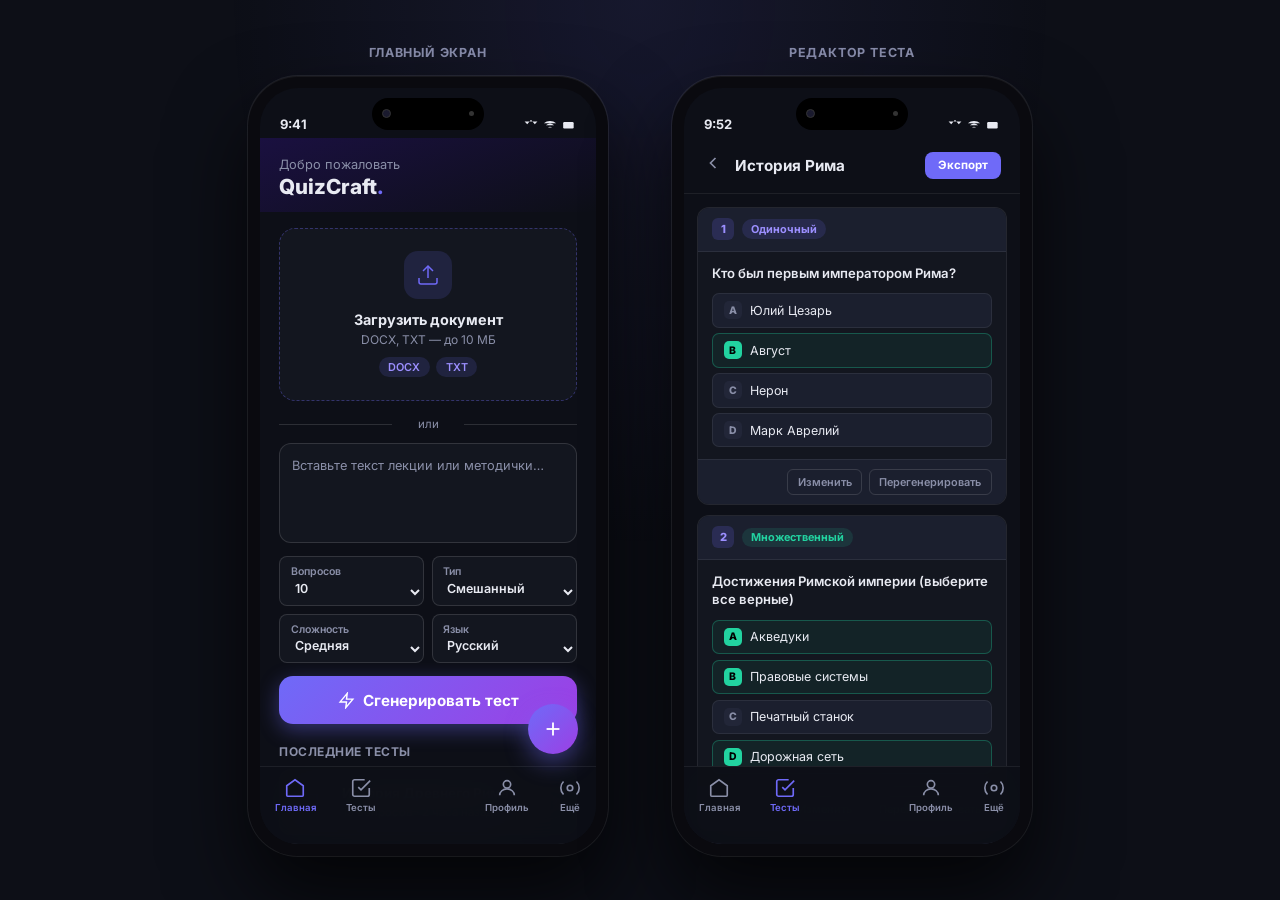
<file: design-concepts-v2/04-mobile.html>
<!DOCTYPE html>
<html lang="ru" data-theme="dark">
<head>
  <meta charset="UTF-8"/>
  <meta name="viewport" content="width=device-width, initial-scale=1.0"/>
  <title>QuizCraft — Mobile Concept</title>
  <link rel="preconnect" href="https://fonts.googleapis.com"/>
  <link href="https://fonts.googleapis.com/css2?family=Inter:wght@300;400;500;600;700;800&display=swap" rel="stylesheet"/>
  <style>
    *, *::before, *::after { box-sizing: border-box; margin: 0; padding: 0; }
    :root {
      --bg: #0d0f17; --surface: #13161f; --surface2: #1b1f2e; --surface3: #222638;
      --border: rgba(255,255,255,0.07); --border2: rgba(255,255,255,0.13);
      --primary: #6f6af8; --primary2: #9c8fff;
      --accent: #f857a6; --success: #22d3a0; --warn: #f5a524;
      --text: #e8eaf2; --muted: #8a8fa8;
    }
    body {
      font-family: 'Inter', sans-serif; background: var(--bg); color: var(--text);
      min-height: 100vh; display: flex; align-items: center; justify-content: center;
      padding: 2rem; gap: 4rem; flex-wrap: wrap;
    }
    body::before {
      content: ''; position: fixed; top: 0; left: 50%; transform: translateX(-50%);
      width: 900px; height: 600px;
      background: radial-gradient(ellipse at top, rgba(111,106,248,.1) 0%, transparent 65%);
      pointer-events: none;
    }

    /* ─── SECTION LABELS ─── */
    .phone-wrapper { display: flex; flex-direction: column; align-items: center; gap: 1rem; }
    .screen-label {
      font-size: .78rem; font-weight: 700; color: var(--muted);
      text-transform: uppercase; letter-spacing: .8px;
    }

    /* ─── PHONE FRAME ─── */
    .phone {
      width: 360px; height: 780px;
      background: #0a0a0f;
      border-radius: 50px;
      padding: 12px;
      box-shadow:
        0 0 0 1px rgba(255,255,255,0.08),
        0 40px 80px rgba(0,0,0,.7),
        inset 0 1px 0 rgba(255,255,255,0.06);
      position: relative;
    }
    .phone-screen {
      width: 100%; height: 100%;
      border-radius: 38px; overflow: hidden;
      position: relative; background: var(--bg);
    }
    /* notch / dynamic island */
    .dynamic-island {
      position: absolute; top: 10px; left: 50%; transform: translateX(-50%);
      width: 112px; height: 32px; background: #000; border-radius: 22px;
      z-index: 50; display: flex; align-items: center; justify-content: space-between;
      padding: 0 10px;
    }
    .island-cam { width: 9px; height: 9px; border-radius: 50%; background: #1a1a2e; border: 1px solid #333; }
    .island-dot { width: 5px; height: 5px; border-radius: 50%; background: #333; }

    /* status bar */
    .status-bar {
      height: 50px; display: flex; align-items: flex-end; justify-content: space-between;
      padding: 0 20px 6px; position: relative; z-index: 10;
    }
    .status-time { font-size: 13px; font-weight: 700; }
    .status-icons { display: flex; align-items: center; gap: 5px; }
    .status-icons svg { width: 14px; height: 14px; fill: var(--text); }

    /* scrollable screen content */
    .screen-scroll { height: calc(100% - 50px); overflow-y: auto; overflow-x: hidden; }
    .screen-scroll::-webkit-scrollbar { display: none; }

    /* ─── SCREEN 1: HOME ─── */
    .s-home-header {
      padding: 1.2rem 1.2rem .8rem;
      background: linear-gradient(160deg, #1a1040 0%, #0d0f17 100%);
    }
    .s-home-header .greeting { font-size: .8rem; color: var(--muted); margin-bottom: .15rem; }
    .s-home-header h2 { font-size: 1.3rem; font-weight: 800; }
    .s-home-header span { color: var(--primary); }

    .s-home-content { padding: 1rem 1.2rem; }

    .upload-card {
      background: var(--surface);
      border: 1px dashed rgba(111,106,248,.35);
      border-radius: 16px; padding: 1.4rem; text-align: center;
      margin-bottom: 1rem; cursor: pointer; transition: all .2s;
    }
    .upload-card:active { transform: scale(.98); background: rgba(111,106,248,.06); }
    .upload-card .uc-icon {
      width: 48px; height: 48px; border-radius: 14px; background: rgba(111,106,248,.15);
      margin: 0 auto .75rem; display: flex; align-items: center; justify-content: center;
    }
    .upload-card .uc-icon svg { width: 24px; height: 24px; stroke: var(--primary); fill: none; stroke-width: 1.5; }
    .upload-card h4 { font-size: .9rem; font-weight: 700; margin-bottom: .25rem; }
    .upload-card p { font-size: .75rem; color: var(--muted); }
    .upload-card .chips { display: flex; gap: .4rem; justify-content: center; margin-top: .6rem; }
    .chip { padding: .2rem .6rem; border-radius: 50px; font-size: .68rem; font-weight: 600; background: rgba(111,106,248,.15); color: var(--primary2); }

    .divider-text { text-align: center; font-size: .72rem; color: var(--muted); margin-bottom: .8rem; position: relative; }
    .divider-text::before, .divider-text::after {
      content: ''; position: absolute; top: 50%; width: 38%; height: 1px; background: var(--border2);
    }
    .divider-text::before { left: 0; } .divider-text::after { right: 0; }

    .text-input-mobile {
      background: var(--surface); border: 1px solid var(--border2);
      border-radius: 12px; padding: .75rem; margin-bottom: .8rem;
    }
    .text-input-mobile textarea {
      width: 100%; background: transparent; border: none; color: var(--text);
      font-family: inherit; font-size: .8rem; resize: none; outline: none;
      min-height: 70px; line-height: 1.5;
    }
    .text-input-mobile textarea::placeholder { color: var(--muted); }

    .settings-row { display: grid; grid-template-columns: 1fr 1fr; gap: .5rem; margin-bottom: .8rem; }
    .s-select { background: var(--surface); border: 1px solid var(--border2); border-radius: 8px; }
    .s-select label { display: block; font-size: .66rem; font-weight: 600; color: var(--muted); padding: .5rem .65rem .1rem; }
    .s-select select {
      display: block; width: 100%; background: transparent; border: none; color: var(--text);
      font-family: inherit; font-size: .78rem; font-weight: 600; padding: 0 .65rem .5rem;
      outline: none; cursor: pointer;
    }

    .gen-btn-mobile {
      width: 100%; padding: .9rem; border-radius: 14px; border: none;
      background: linear-gradient(135deg, var(--primary), #9c3fe4);
      color: #fff; font-family: inherit; font-size: .95rem; font-weight: 700;
      cursor: pointer; box-shadow: 0 6px 20px rgba(111,106,248,.4);
      margin-bottom: 1.25rem; display: flex; align-items: center; justify-content: center; gap: .5rem;
    }
    .gen-btn-mobile svg { width: 17px; height: 17px; stroke: #fff; fill: none; stroke-width: 2; }

    .recent-label { font-size: .75rem; font-weight: 700; color: var(--muted); text-transform: uppercase; letter-spacing: .5px; margin-bottom: .65rem; }
    .recent-cards { display: flex; flex-direction: column; gap: .5rem; padding-bottom: 5.5rem; }
    .r-card {
      background: var(--surface); border: 1px solid var(--border); border-radius: 12px;
      padding: .85rem; display: flex; align-items: center; gap: .75rem; cursor: pointer;
      transition: all .2s;
    }
    .r-card:active { transform: scale(.98); }
    .r-card .r-icon { width: 36px; height: 36px; border-radius: 10px; background: rgba(111,106,248,.13); display: flex; align-items: center; justify-content: center; flex-shrink: 0; }
    .r-card .r-icon svg { width: 17px; height: 17px; stroke: var(--primary); fill: none; stroke-width: 1.8; }
    .r-card .r-info h5 { font-size: .85rem; font-weight: 700; margin-bottom: .2rem; }
    .r-card .r-info p { font-size: .72rem; color: var(--muted); }
    .r-card .r-arrow { margin-left: auto; color: var(--muted); }
    .r-card .r-arrow svg { width: 14px; height: 14px; stroke: currentColor; fill: none; stroke-width: 2; }

    /* BOTTOM NAV */
    .bottom-nav {
      position: absolute; bottom: 0; left: 0; right: 0; height: 78px;
      background: rgba(13,15,23,.95); backdrop-filter: blur(20px);
      border-top: 1px solid var(--border);
      display: flex; justify-content: space-around; align-items: flex-start;
      padding-top: 10px;
    }
    .nav-item { display: flex; flex-direction: column; align-items: center; gap: 3px; cursor: pointer; }
    .nav-item svg { width: 22px; height: 22px; stroke: var(--muted); fill: none; stroke-width: 1.8; }
    .nav-item span { font-size: .6rem; font-weight: 600; color: var(--muted); }
    .nav-item.active svg { stroke: var(--primary); }
    .nav-item.active span { color: var(--primary); }

    /* FAB */
    .fab {
      position: absolute; bottom: 90px; right: 18px;
      width: 50px; height: 50px; border-radius: 50%;
      background: linear-gradient(135deg, var(--primary), #9c3fe4);
      box-shadow: 0 8px 24px rgba(111,106,248,.45);
      display: flex; align-items: center; justify-content: center;
      cursor: pointer; z-index: 20;
    }
    .fab svg { width: 22px; height: 22px; stroke: #fff; fill: none; stroke-width: 2; }

    /* ─── SCREEN 2: EDITOR (phone) ─── */
    .s-editor-header {
      display: flex; align-items: center; gap: .75rem;
      padding: .9rem 1.2rem; border-bottom: 1px solid var(--border);
    }
    .back-ico { color: var(--muted); }
    .back-ico svg { width: 20px; height: 20px; stroke: currentColor; fill: none; stroke-width: 2; }
    .s-editor-header h3 { font-size: .95rem; font-weight: 700; flex: 1; }
    .head-btn {
      padding: .4rem .8rem; border-radius: 8px; border: none;
      background: var(--primary); color: #fff;
      font-family: inherit; font-size: .72rem; font-weight: 700; cursor: pointer;
    }
    .q-list-mobile { padding: .8rem; display: flex; flex-direction: column; gap: .65rem; padding-bottom: 5rem; }
    .q-card-mobile {
      background: var(--surface); border: 1px solid var(--border);
      border-radius: 12px; overflow: hidden;
    }
    .q-card-mobile .qh {
      display: flex; align-items: center; gap: .5rem;
      padding: .65rem .9rem; background: var(--surface2); border-bottom: 1px solid var(--border);
    }
    .qnum-m {
      width: 22px; height: 22px; border-radius: 6px; background: rgba(111,106,248,.18);
      color: var(--primary2); font-size: .7rem; font-weight: 800;
      display: flex; align-items: center; justify-content: center; flex-shrink: 0;
    }
    .qtype-m { font-size: .68rem; font-weight: 700; padding: .18rem .55rem; border-radius: 50px; }
    .t-sc { background: rgba(111,106,248,.15); color: var(--primary2); }
    .t-mc { background: rgba(34,211,160,.12); color: var(--success); }
    .t-tf { background: rgba(248,87,166,.12); color: var(--accent); }
    .q-card-mobile .qb { padding: .75rem .9rem; }
    .q-card-mobile .qtext { font-size: .82rem; font-weight: 600; margin-bottom: .7rem; line-height: 1.4; }
    .q-opts-mobile { display: flex; flex-direction: column; gap: .35rem; }
    .q-opt {
      display: flex; align-items: center; gap: .5rem;
      padding: .45rem .65rem; border-radius: 7px; border: 1px solid var(--border);
      background: var(--surface2); font-size: .78rem;
    }
    .q-opt.ok { background: rgba(34,211,160,.07); border-color: rgba(34,211,160,.3); }
    .q-opt .ol {
      width: 18px; height: 18px; border-radius: 5px; flex-shrink: 0;
      background: var(--surface3); color: var(--muted);
      display: flex; align-items: center; justify-content: center; font-size: .65rem; font-weight: 800;
    }
    .q-opt.ok .ol { background: var(--success); color: #000; }
    .q-card-mobile .qf {
      display: flex; justify-content: flex-end; gap: .4rem;
      padding: .55rem .9rem; border-top: 1px solid var(--border); background: var(--surface2);
    }
    .qf-btn { padding: .3rem .6rem; border-radius: 6px; border: 1px solid var(--border2); background: transparent; color: var(--muted); font-family: inherit; font-size: .68rem; font-weight: 600; cursor: pointer; }
    .qf-btn:hover { color: var(--primary); border-color: var(--primary); }

    @keyframes fadeUp { from { opacity: 0; transform: translateY(12px); } to { opacity: 1; transform: translateY(0); } }
    .phone { animation: fadeUp .6s ease; }
    .phone:last-child { animation-delay: .15s; }
  </style>
</head>
<body>

<!-- PHONE 1: HOME -->
<div class="phone-wrapper">
  <span class="screen-label">Главный экран</span>
  <div class="phone">
    <div class="phone-screen">
      <div class="dynamic-island">
        <div class="island-cam"></div>
        <div class="island-dot"></div>
      </div>
      <div class="status-bar">
        <span class="status-time">9:41</span>
        <div class="status-icons">
          <svg viewBox="0 0 24 24"><path d="M1 6l4.5 4.5L12 3l6.5 7.5L23 6"/></svg>
          <svg viewBox="0 0 24 24"><path d="M5 12.55a11 11 0 0 1 14.08 0M1.42 9a16 16 0 0 1 21.16 0M8.53 16.11a6 6 0 0 1 6.95 0M12 20h.01"/></svg>
          <svg viewBox="0 0 24 24"><rect x="2" y="7" width="18" height="11" rx="2"/><path d="M22 11v3" stroke-linecap="round"/></svg>
        </div>
      </div>

      <div class="screen-scroll">
        <div class="s-home-header">
          <div class="greeting">Добро пожаловать</div>
          <h2>QuizCraft<span>.</span></h2>
        </div>

        <div class="s-home-content">
          <div class="upload-card">
            <div class="uc-icon">
              <svg viewBox="0 0 24 24"><path d="M21 15v4a2 2 0 0 1-2 2H5a2 2 0 0 1-2-2v-4"/><polyline points="17 8 12 3 7 8"/><line x1="12" y1="3" x2="12" y2="15"/></svg>
            </div>
            <h4>Загрузить документ</h4>
            <p>DOCX, TXT — до 10 МБ</p>
            <div class="chips"><span class="chip">DOCX</span><span class="chip">TXT</span></div>
          </div>

          <div class="divider-text">или</div>

          <div class="text-input-mobile">
            <textarea placeholder="Вставьте текст лекции или методички…"></textarea>
          </div>

          <div class="settings-row">
            <div class="s-select">
              <label>Вопросов</label>
              <select><option>10</option><option>15</option><option>20</option></select>
            </div>
            <div class="s-select">
              <label>Тип</label>
              <select><option>Смешанный</option><option>Одиночный</option></select>
            </div>
            <div class="s-select">
              <label>Сложность</label>
              <select><option>Средняя</option><option>Лёгкая</option></select>
            </div>
            <div class="s-select">
              <label>Язык</label>
              <select><option>Русский</option><option>English</option></select>
            </div>
          </div>

          <button class="gen-btn-mobile">
            <svg viewBox="0 0 24 24"><path d="M13 2L3 14h9l-1 8 10-12h-9l1-8z"/></svg>
            Сгенерировать тест
          </button>

          <div class="recent-label">Последние тесты</div>
          <div class="recent-cards">
            <div class="r-card">
              <div class="r-icon"><svg viewBox="0 0 24 24"><path d="M4 19.5A2.5 2.5 0 0 1 6.5 17H20"/><path d="M6.5 2H20v20H6.5A2.5 2.5 0 0 1 4 19.5v-15A2.5 2.5 0 0 1 6.5 2z"/></svg></div>
              <div class="r-info">
                <h5>История Древнего Рима</h5>
                <p>15 вопросов · 2 часа назад</p>
              </div>
              <div class="r-arrow"><svg viewBox="0 0 24 24"><polyline points="9 18 15 12 9 6"/></svg></div>
            </div>
            <div class="r-card">
              <div class="r-icon" style="background:rgba(34,211,160,.12)"><svg viewBox="0 0 24 24" style="stroke:var(--success)"><circle cx="12" cy="12" r="10"/><polyline points="12 6 12 12 16 14"/></svg></div>
              <div class="r-info">
                <h5>Введение в физику</h5>
                <p>20 вопросов · Вчера</p>
              </div>
              <div class="r-arrow"><svg viewBox="0 0 24 24"><polyline points="9 18 15 12 9 6"/></svg></div>
            </div>
            <div class="r-card">
              <div class="r-icon" style="background:rgba(248,87,166,.12)"><svg viewBox="0 0 24 24" style="stroke:var(--accent)"><path d="M14 2H6a2 2 0 0 0-2 2v16a2 2 0 0 0 2 2h12a2 2 0 0 0 2-2V8z"/><polyline points="14 2 14 8 20 8"/></svg></div>
              <div class="r-info">
                <h5>Современная литература</h5>
                <p>12 вопросов · 3 дня назад</p>
              </div>
              <div class="r-arrow"><svg viewBox="0 0 24 24"><polyline points="9 18 15 12 9 6"/></svg></div>
            </div>
          </div>
        </div>
      </div>

      <!-- FAB -->
      <div class="fab">
        <svg viewBox="0 0 24 24"><line x1="12" y1="5" x2="12" y2="19"/><line x1="5" y1="12" x2="19" y2="12"/></svg>
      </div>

      <!-- BOTTOM NAV -->
      <div class="bottom-nav">
        <div class="nav-item active">
          <svg viewBox="0 0 24 24"><path d="M3 9.5L12 3l9 6.5V20a1 1 0 0 1-1 1H4a1 1 0 0 1-1-1V9.5z"/></svg>
          <span>Главная</span>
        </div>
        <div class="nav-item">
          <svg viewBox="0 0 24 24"><path d="M9 11l3 3L22 4"/><path d="M21 12v7a2 2 0 0 1-2 2H5a2 2 0 0 1-2-2V5a2 2 0 0 1 2-2h11"/></svg>
          <span>Тесты</span>
        </div>
        <div style="width:50px"></div>
        <div class="nav-item">
          <svg viewBox="0 0 24 24"><circle cx="12" cy="8" r="4"/><path d="M4 20c0-4 3.6-7 8-7s8 3 8 7"/></svg>
          <span>Профиль</span>
        </div>
        <div class="nav-item">
          <svg viewBox="0 0 24 24"><circle cx="12" cy="12" r="3"/><path d="M19.07 4.93a10 10 0 0 1 0 14.14M4.93 4.93a10 10 0 0 0 0 14.14"/></svg>
          <span>Ещё</span>
        </div>
      </div>
    </div>
  </div>
</div>

<!-- PHONE 2: EDITOR -->
<div class="phone-wrapper">
  <span class="screen-label">Редактор теста</span>
  <div class="phone" style="animation-delay:.12s">
    <div class="phone-screen">
      <div class="dynamic-island">
        <div class="island-cam"></div>
        <div class="island-dot"></div>
      </div>
      <div class="status-bar">
        <span class="status-time">9:52</span>
        <div class="status-icons">
          <svg viewBox="0 0 24 24"><path d="M1 6l4.5 4.5L12 3l6.5 7.5L23 6"/></svg>
          <svg viewBox="0 0 24 24"><path d="M5 12.55a11 11 0 0 1 14.08 0M1.42 9a16 16 0 0 1 21.16 0M8.53 16.11a6 6 0 0 1 6.95 0M12 20h.01"/></svg>
          <svg viewBox="0 0 24 24"><rect x="2" y="7" width="18" height="11" rx="2"/><path d="M22 11v3" stroke-linecap="round"/></svg>
        </div>
      </div>

      <div class="screen-scroll">
        <div class="s-editor-header">
          <div class="back-ico"><svg viewBox="0 0 24 24"><polyline points="15 18 9 12 15 6"/></svg></div>
          <h3>История Рима</h3>
          <button class="head-btn">Экспорт</button>
        </div>

        <div class="q-list-mobile">
          <div class="q-card-mobile">
            <div class="qh">
              <div class="qnum-m">1</div>
              <span class="qtype-m t-sc">Одиночный</span>
            </div>
            <div class="qb">
              <div class="qtext">Кто был первым императором Рима?</div>
              <div class="q-opts-mobile">
                <div class="q-opt"><div class="ol">A</div>Юлий Цезарь</div>
                <div class="q-opt ok"><div class="ol">B</div>Август</div>
                <div class="q-opt"><div class="ol">C</div>Нерон</div>
                <div class="q-opt"><div class="ol">D</div>Марк Аврелий</div>
              </div>
            </div>
            <div class="qf">
              <button class="qf-btn">Изменить</button>
              <button class="qf-btn">Перегенерировать</button>
            </div>
          </div>

          <div class="q-card-mobile">
            <div class="qh">
              <div class="qnum-m">2</div>
              <span class="qtype-m t-mc">Множественный</span>
            </div>
            <div class="qb">
              <div class="qtext">Достижения Римской империи (выберите все верные)</div>
              <div class="q-opts-mobile">
                <div class="q-opt ok"><div class="ol">A</div>Акведуки</div>
                <div class="q-opt ok"><div class="ol">B</div>Правовые системы</div>
                <div class="q-opt"><div class="ol">C</div>Печатный станок</div>
                <div class="q-opt ok"><div class="ol">D</div>Дорожная сеть</div>
              </div>
            </div>
            <div class="qf">
              <button class="qf-btn">Изменить</button>
              <button class="qf-btn">Перегенерировать</button>
            </div>
          </div>

          <div class="q-card-mobile">
            <div class="qh">
              <div class="qnum-m">3</div>
              <span class="qtype-m t-tf">Верно/Неверно</span>
            </div>
            <div class="qb">
              <div class="qtext">Рим пал в 476 году н.э.</div>
              <div class="q-opts-mobile">
                <div class="q-opt ok"><div class="ol">В</div>Верно</div>
                <div class="q-opt"><div class="ol">Н</div>Неверно</div>
              </div>
            </div>
            <div class="qf">
              <button class="qf-btn">Изменить</button>
              <button class="qf-btn">Перегенерировать</button>
            </div>
          </div>

          <div class="q-card-mobile" style="border-style:dashed; opacity:.6; cursor:pointer; background:transparent; display:flex; align-items:center; justify-content:center; padding:1rem; gap:.5rem; font-size:.82rem; color:var(--muted);">
            <svg width="16" height="16" viewBox="0 0 24 24" fill="none" stroke="currentColor" stroke-width="2"><line x1="12" y1="5" x2="12" y2="19"/><line x1="5" y1="12" x2="19" y2="12"/></svg>
            Добавить вопрос
          </div>
        </div>
      </div>

      <!-- BOTTOM NAV -->
      <div class="bottom-nav">
        <div class="nav-item">
          <svg viewBox="0 0 24 24"><path d="M3 9.5L12 3l9 6.5V20a1 1 0 0 1-1 1H4a1 1 0 0 1-1-1V9.5z"/></svg>
          <span>Главная</span>
        </div>
        <div class="nav-item active">
          <svg viewBox="0 0 24 24"><path d="M9 11l3 3L22 4"/><path d="M21 12v7a2 2 0 0 1-2 2H5a2 2 0 0 1-2-2V5a2 2 0 0 1 2-2h11"/></svg>
          <span>Тесты</span>
        </div>
        <div style="width:50px"></div>
        <div class="nav-item">
          <svg viewBox="0 0 24 24"><circle cx="12" cy="8" r="4"/><path d="M4 20c0-4 3.6-7 8-7s8 3 8 7"/></svg>
          <span>Профиль</span>
        </div>
        <div class="nav-item">
          <svg viewBox="0 0 24 24"><circle cx="12" cy="12" r="3"/><path d="M19.07 4.93a10 10 0 0 1 0 14.14M4.93 4.93a10 10 0 0 0 0 14.14"/></svg>
          <span>Ещё</span>
        </div>
      </div>
    </div>
  </div>
</div>

</body>
</html>
</file>
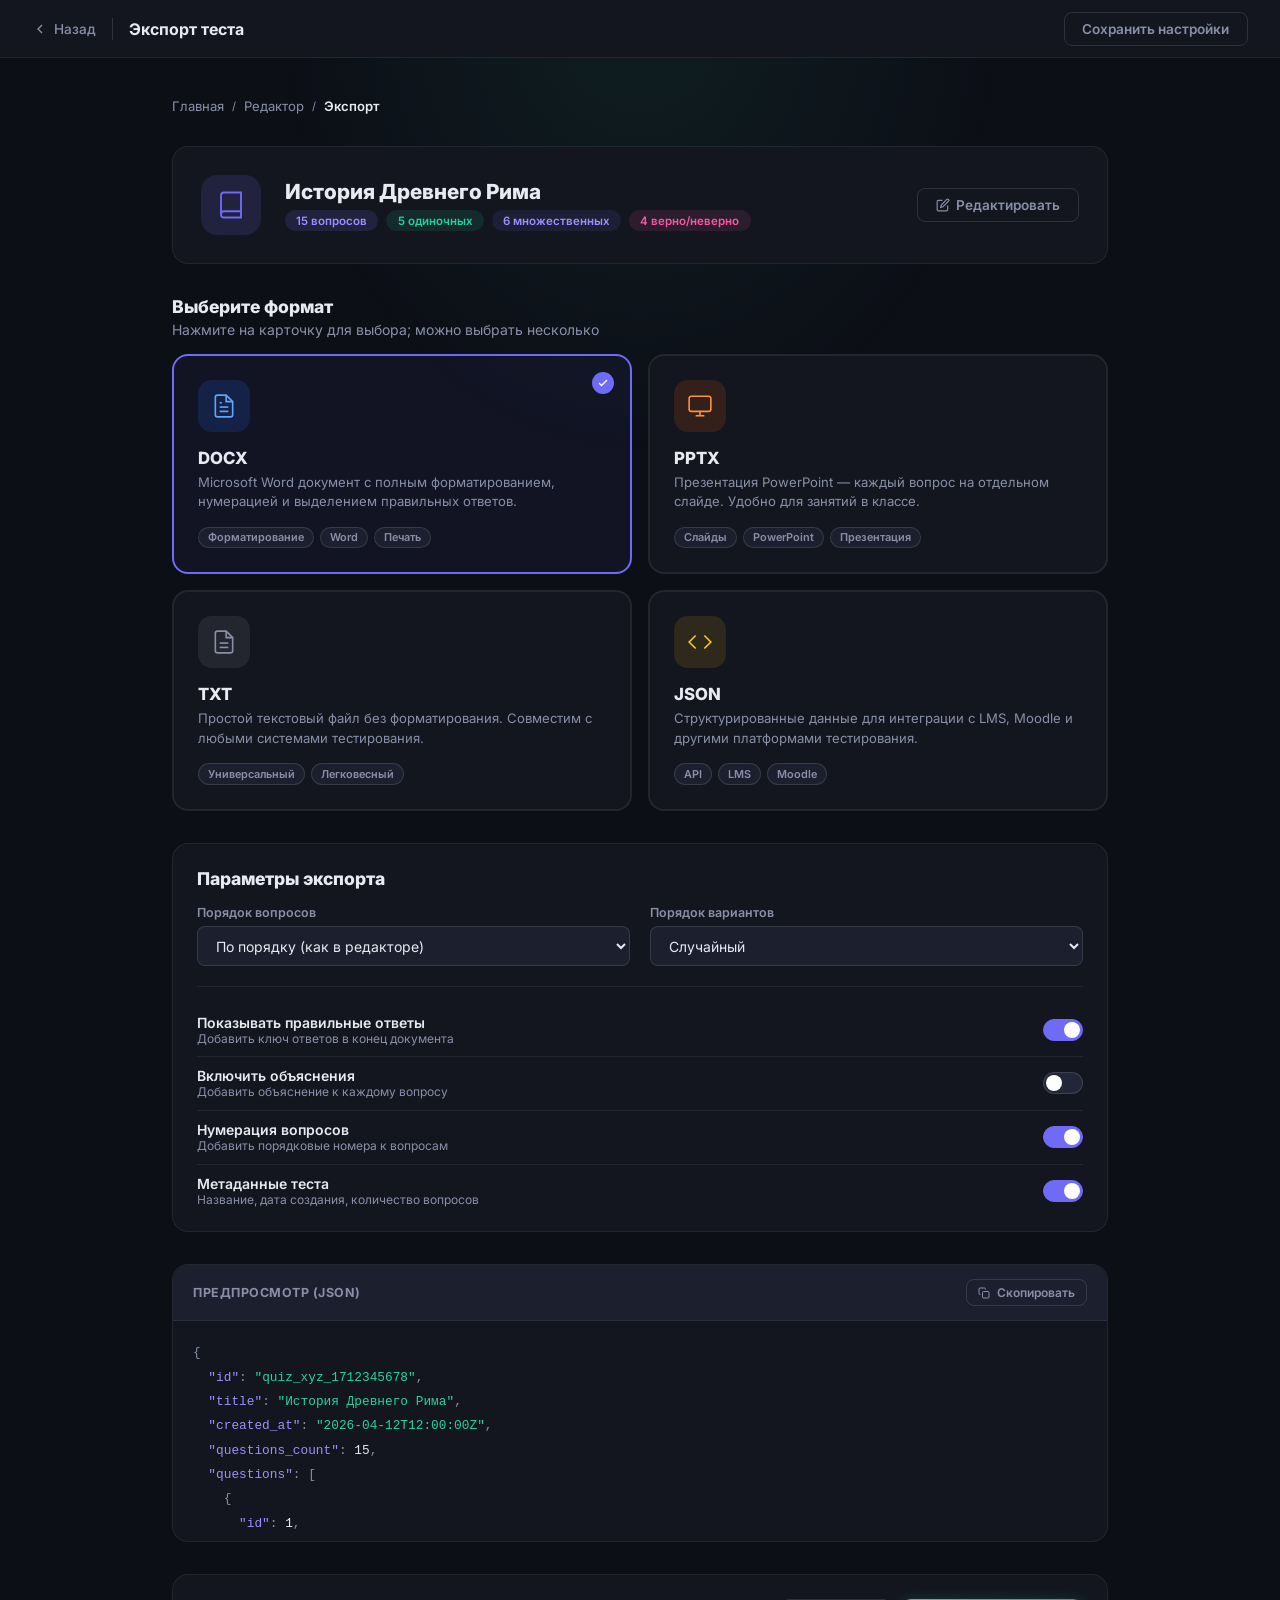
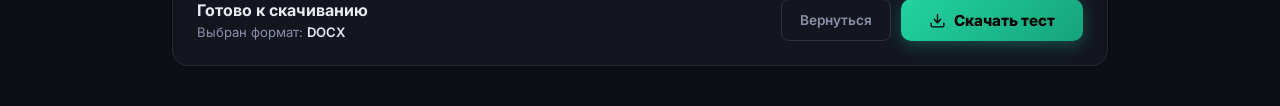
<file: design-concepts-v2/05-export-page.html>
<!DOCTYPE html>
<html lang="ru" data-theme="dark">
<head>
  <meta charset="UTF-8"/>
  <meta name="viewport" content="width=device-width, initial-scale=1.0"/>
  <title>QuizCraft — Экспорт теста</title>
  <link rel="preconnect" href="https://fonts.googleapis.com"/>
  <link href="https://fonts.googleapis.com/css2?family=Inter:wght@300;400;500;600;700;800&display=swap" rel="stylesheet"/>
  <style>
    *, *::before, *::after { box-sizing: border-box; margin: 0; padding: 0; }
    :root {
      --bg: #0d0f17; --surface: #13161f; --surface2: #1b1f2e; --surface3: #222638;
      --border: rgba(255,255,255,0.07); --border2: rgba(255,255,255,0.12);
      --primary: #6f6af8; --primary2: #9c8fff;
      --accent: #f857a6; --success: #22d3a0; --warn: #f5a524; --error: #f87171;
      --text: #e8eaf2; --muted: #8a8fa8;
    }
    body {
      font-family: 'Inter', sans-serif; background: var(--bg); color: var(--text);
      min-height: 100vh; display: flex; flex-direction: column;
    }
    body::before {
      content: ''; position: fixed; top: 0; left: 50%; transform: translateX(-50%);
      width: 800px; height: 500px;
      background: radial-gradient(ellipse at top, rgba(34,211,160,.08) 0%, transparent 65%);
      pointer-events: none; z-index: 0;
    }

    /* TOPBAR */
    .topbar {
      height: 58px; display: flex; align-items: center; justify-content: space-between;
      padding: 0 2rem; border-bottom: 1px solid var(--border);
      background: var(--surface); flex-shrink: 0; position: sticky; top: 0; z-index: 50;
    }
    .topbar-left { display: flex; align-items: center; gap: 1rem; }
    .back-btn { display: flex; align-items: center; gap: .4rem; color: var(--muted); text-decoration: none; font-size: .85rem; font-weight: 500; transition: color .2s; }
    .back-btn:hover { color: var(--text); }
    .divider-v { width: 1px; height: 22px; background: var(--border2); }
    .page-title { font-size: 1rem; font-weight: 700; }
    .quiz-meta-tag { font-size: .8rem; color: var(--muted); display: flex; align-items: center; gap: .35rem; }
    .btn { padding: .5rem 1.1rem; border-radius: 8px; font-size: .85rem; font-weight: 600; cursor: pointer; border: none; transition: all .2s; font-family: inherit; display: flex; align-items: center; gap: .4rem; }
    .btn-ghost { background: transparent; color: var(--muted); border: 1px solid var(--border2); }
    .btn-ghost:hover { color: var(--text); border-color: var(--muted); }
    .btn-primary { background: var(--primary); color: #fff; box-shadow: 0 3px 12px rgba(111,106,248,.3); }
    .btn-primary:hover { background: var(--primary2); }

    /* LAYOUT */
    .page-content {
      position: relative; z-index: 1;
      max-width: 1000px; margin: 0 auto; width: 100%;
      padding: 2.5rem 2rem; display: flex; flex-direction: column; gap: 2rem;
    }

    /* BREADCRUMB */
    .breadcrumb { display: flex; align-items: center; gap: .5rem; font-size: .82rem; color: var(--muted); }
    .breadcrumb a { color: var(--muted); text-decoration: none; transition: color .2s; }
    .breadcrumb a:hover { color: var(--text); }
    .breadcrumb .sep { font-size: .7rem; }
    .breadcrumb .current { color: var(--text); font-weight: 600; }

    /* QUIZ SUMMARY */
    .quiz-summary {
      background: var(--surface); border: 1px solid var(--border); border-radius: 16px;
      padding: 1.75rem; display: flex; align-items: center; gap: 1.5rem;
      animation: fadeUp .5s ease;
    }
    .quiz-summary-icon {
      width: 60px; height: 60px; border-radius: 16px; flex-shrink: 0;
      background: rgba(111,106,248,.14);
      display: flex; align-items: center; justify-content: center;
    }
    .quiz-summary-icon svg { width: 30px; height: 30px; stroke: var(--primary); fill: none; stroke-width: 1.5; }
    .quiz-summary-info h2 { font-size: 1.3rem; font-weight: 800; margin-bottom: .4rem; }
    .quiz-pills { display: flex; gap: .5rem; flex-wrap: wrap; }
    .pill { padding: .22rem .7rem; border-radius: 50px; font-size: .72rem; font-weight: 600; }
    .pill-q { background: rgba(111,106,248,.14); color: var(--primary2); }
    .pill-sc { background: rgba(34,211,160,.1); color: var(--success); }
    .pill-mc { background: rgba(111,106,248,.1); color: var(--primary2); }
    .pill-tf { background: rgba(248,87,166,.1); color: var(--accent); }
    .quiz-summary-right { margin-left: auto; display: flex; gap: .6rem; }

    /* FORMAT CARDS */
    .section-header { margin-bottom: 1rem; }
    .section-title { font-size: 1.1rem; font-weight: 800; margin-bottom: .25rem; }
    .section-sub { font-size: .875rem; color: var(--muted); }

    .format-grid { display: grid; grid-template-columns: repeat(2, 1fr); gap: 1rem; }
    .format-card {
      background: var(--surface); border: 2px solid var(--border); border-radius: 16px;
      padding: 1.5rem; cursor: pointer; transition: all .22s; position: relative;
      animation: fadeUp .5s ease both;
    }
    .format-card:nth-child(1) { animation-delay: .05s; }
    .format-card:nth-child(2) { animation-delay: .1s; }
    .format-card:nth-child(3) { animation-delay: .15s; }
    .format-card:nth-child(4) { animation-delay: .2s; }
    .format-card:hover { border-color: var(--border2); transform: translateY(-3px); box-shadow: 0 12px 30px rgba(0,0,0,.25); }
    .format-card.selected { border-color: var(--primary); background: rgba(111,106,248,.06); }
    .format-card.selected .check-mark { opacity: 1; }
    .check-mark {
      position: absolute; top: 1rem; right: 1rem;
      width: 22px; height: 22px; border-radius: 50%;
      background: var(--primary); opacity: 0;
      display: flex; align-items: center; justify-content: center; transition: opacity .2s;
    }
    .check-mark svg { width: 12px; height: 12px; stroke: #fff; fill: none; stroke-width: 2.5; }

    .format-icon {
      width: 52px; height: 52px; border-radius: 14px; margin-bottom: 1rem;
      display: flex; align-items: center; justify-content: center;
    }
    .ficon-docx { background: rgba(37,99,235,.18); }
    .ficon-docx svg { stroke: #60a5fa; }
    .ficon-pptx { background: rgba(234,88,12,.15); }
    .ficon-pptx svg { stroke: #fb923c; }
    .ficon-txt { background: rgba(255,255,255,.07); }
    .ficon-txt svg { stroke: var(--muted); }
    .ficon-json { background: rgba(234,179,8,.12); }
    .ficon-json svg { stroke: #facc15; }
    .format-icon svg { width: 26px; height: 26px; fill: none; stroke-width: 1.5; }

    .format-name { font-size: 1.05rem; font-weight: 800; margin-bottom: .3rem; }
    .format-desc { font-size: .82rem; color: var(--muted); line-height: 1.5; margin-bottom: .9rem; }
    .format-tags { display: flex; gap: .4rem; flex-wrap: wrap; }
    .ftag { padding: .18rem .55rem; border-radius: 50px; font-size: .68rem; font-weight: 600; background: var(--surface2); color: var(--muted); border: 1px solid var(--border2); }

    /* OPTIONS */
    .options-card {
      background: var(--surface); border: 1px solid var(--border); border-radius: 16px;
      padding: 1.5rem; animation: fadeUp .5s ease .3s both;
    }
    .options-grid { display: grid; grid-template-columns: 1fr 1fr; gap: 1.25rem; }
    .opt-group { }
    .opt-label { font-size: .78rem; font-weight: 600; color: var(--muted); margin-bottom: .4rem; display: block; }
    .opt-select {
      width: 100%; padding: .6rem .85rem; border-radius: 8px;
      border: 1px solid var(--border2); background: var(--surface2);
      color: var(--text); font-family: inherit; font-size: .875rem; outline: none; transition: border-color .2s;
    }
    .opt-select:focus { border-color: var(--primary); }

    .toggle-row { display: flex; align-items: center; justify-content: space-between; padding: .65rem 0; border-bottom: 1px solid var(--border); }
    .toggle-row:last-child { border-bottom: none; padding-bottom: 0; }
    .toggle-label-wrap .tl-main { font-size: .875rem; font-weight: 600; }
    .toggle-label-wrap .tl-sub { font-size: .75rem; color: var(--muted); }
    .toggle { width: 40px; height: 22px; border-radius: 11px; background: var(--surface3); border: 1px solid var(--border2); cursor: pointer; position: relative; transition: background .25s; flex-shrink: 0; }
    .toggle.on { background: var(--primary); border-color: var(--primary); }
    .toggle::after { content: ''; position: absolute; width: 16px; height: 16px; border-radius: 50%; background: #fff; top: 2px; left: 2px; transition: left .25s; }
    .toggle.on::after { left: 20px; }

    /* PREVIEW */
    .preview-card {
      background: var(--surface); border: 1px solid var(--border); border-radius: 16px;
      overflow: hidden; animation: fadeUp .5s ease .4s both;
    }
    .preview-head {
      display: flex; align-items: center; justify-content: space-between;
      padding: .9rem 1.25rem; background: var(--surface2); border-bottom: 1px solid var(--border);
    }
    .preview-head span { font-size: .78rem; font-weight: 700; color: var(--muted); text-transform: uppercase; letter-spacing: .5px; }
    .preview-body { padding: 1.25rem; font-family: 'Courier New', monospace; font-size: .8rem; color: var(--muted); line-height: 1.9; max-height: 220px; overflow-y: auto; }
    .preview-body .pk { color: var(--primary2); }
    .preview-body .pv { color: var(--text); }
    .preview-body .pc { color: var(--muted); }
    .preview-body .ps { color: var(--success); }
    .preview-body .pa { color: var(--accent); }

    /* EXPORT ACTION */
    .export-action {
      background: var(--surface); border: 1px solid var(--border); border-radius: 16px;
      padding: 1.5rem; display: flex; align-items: center; justify-content: space-between;
      animation: fadeUp .5s ease .5s both;
    }
    .export-action-info h3 { font-size: 1rem; font-weight: 700; margin-bottom: .25rem; }
    .export-action-info p { font-size: .82rem; color: var(--muted); }
    .export-action-btns { display: flex; gap: .65rem; }
    .btn-export {
      padding: .7rem 1.75rem; border-radius: 10px; border: none;
      background: linear-gradient(135deg, var(--success), #16a37c);
      color: #000; font-family: inherit; font-size: .95rem; font-weight: 800;
      cursor: pointer; box-shadow: 0 4px 16px rgba(34,211,160,.3);
      transition: all .2s; display: flex; align-items: center; gap: .5rem;
    }
    .btn-export:hover { transform: translateY(-2px); box-shadow: 0 8px 24px rgba(34,211,160,.4); }
    .btn-export svg { width: 17px; height: 17px; stroke: #000; fill: none; stroke-width: 2; }
    .btn-export.loading { opacity: .65; cursor: wait; }

    /* TOAST */
    .toast {
      position: fixed; bottom: 2rem; right: 2rem; z-index: 200;
      background: var(--surface); border: 1px solid rgba(34,211,160,.3);
      border-left: 3px solid var(--success);
      border-radius: 12px; padding: .9rem 1.2rem;
      box-shadow: 0 12px 40px rgba(0,0,0,.4);
      display: flex; align-items: center; gap: .75rem;
      font-size: .875rem; font-weight: 500;
      animation: slideIn .4s ease;
      max-width: 340px;
    }
    .toast.hide { animation: slideOut .3s ease forwards; }
    .toast-icon { width: 28px; height: 28px; border-radius: 50%; background: rgba(34,211,160,.15); display: flex; align-items: center; justify-content: center; flex-shrink: 0; }
    .toast-icon svg { width: 14px; height: 14px; stroke: var(--success); fill: none; stroke-width: 2.5; }

    @keyframes fadeUp { from { opacity: 0; transform: translateY(14px); } to { opacity: 1; transform: translateY(0); } }
    @keyframes slideIn { from { opacity: 0; transform: translateX(60px); } to { opacity: 1; transform: translateX(0); } }
    @keyframes slideOut { to { opacity: 0; transform: translateX(60px); } }
    ::-webkit-scrollbar { width: 5px; } ::-webkit-scrollbar-thumb { background: var(--surface3); border-radius: 3px; }
    @media (max-width: 700px) { .format-grid { grid-template-columns: 1fr; } .options-grid { grid-template-columns: 1fr; } .export-action { flex-direction: column; gap: 1rem; } }
  </style>
</head>
<body>

<div class="topbar">
  <div class="topbar-left">
    <a class="back-btn" href="02-quiz-editor.html">
      <svg width="16" height="16" viewBox="0 0 24 24" fill="none" stroke="currentColor" stroke-width="2"><polyline points="15 18 9 12 15 6"/></svg>
      Назад
    </a>
    <div class="divider-v"></div>
    <span class="page-title">Экспорт теста</span>
  </div>
  <div>
    <button class="btn btn-ghost">Сохранить настройки</button>
  </div>
</div>

<div class="page-content">

  <!-- BREADCRUMB -->
  <div class="breadcrumb">
    <a href="01-homepage.html">Главная</a>
    <span class="sep">/</span>
    <a href="02-quiz-editor.html">Редактор</a>
    <span class="sep">/</span>
    <span class="current">Экспорт</span>
  </div>

  <!-- QUIZ SUMMARY -->
  <div class="quiz-summary">
    <div class="quiz-summary-icon">
      <svg viewBox="0 0 24 24"><path d="M4 19.5A2.5 2.5 0 0 1 6.5 17H20"/><path d="M6.5 2H20v20H6.5A2.5 2.5 0 0 1 4 19.5v-15A2.5 2.5 0 0 1 6.5 2z"/></svg>
    </div>
    <div class="quiz-summary-info">
      <h2>История Древнего Рима</h2>
      <div class="quiz-pills">
        <span class="pill pill-q">15 вопросов</span>
        <span class="pill pill-sc">5 одиночных</span>
        <span class="pill pill-mc">6 множественных</span>
        <span class="pill pill-tf">4 верно/неверно</span>
      </div>
    </div>
    <div class="quiz-summary-right">
      <button class="btn btn-ghost" onclick="window.location.href='02-quiz-editor.html'">
        <svg width="14" height="14" viewBox="0 0 24 24" fill="none" stroke="currentColor" stroke-width="2"><path d="M11 4H4a2 2 0 0 0-2 2v14a2 2 0 0 0 2 2h14a2 2 0 0 0 2-2v-7"/><path d="M18.5 2.5a2.121 2.121 0 0 1 3 3L12 15l-4 1 1-4 9.5-9.5z"/></svg>
        Редактировать
      </button>
    </div>
  </div>

  <!-- FORMAT SELECTION -->
  <div>
    <div class="section-header">
      <div class="section-title">Выберите формат</div>
      <div class="section-sub">Нажмите на карточку для выбора; можно выбрать несколько</div>
    </div>
    <div class="format-grid">
      <!-- DOCX -->
      <div class="format-card selected" onclick="toggleFormat(this)">
        <div class="check-mark"><svg viewBox="0 0 24 24"><polyline points="20 6 9 17 4 12"/></svg></div>
        <div class="format-icon ficon-docx"><svg viewBox="0 0 24 24"><path d="M14 2H6a2 2 0 0 0-2 2v16a2 2 0 0 0 2 2h12a2 2 0 0 0 2-2V8z"/><polyline points="14 2 14 8 20 8"/><line x1="16" y1="13" x2="8" y2="13"/><line x1="16" y1="17" x2="8" y2="17"/><polyline points="10 9 9 9 8 9"/></svg></div>
        <div class="format-name">DOCX</div>
        <div class="format-desc">Microsoft Word документ с полным форматированием, нумерацией и выделением правильных ответов.</div>
        <div class="format-tags">
          <span class="ftag">Форматирование</span>
          <span class="ftag">Word</span>
          <span class="ftag">Печать</span>
        </div>
      </div>
      <!-- PPTX -->
      <div class="format-card" onclick="toggleFormat(this)">
        <div class="check-mark"><svg viewBox="0 0 24 24"><polyline points="20 6 9 17 4 12"/></svg></div>
        <div class="format-icon ficon-pptx"><svg viewBox="0 0 24 24"><rect x="2" y="3" width="20" height="14" rx="2"/><line x1="8" y1="21" x2="16" y2="21"/><line x1="12" y1="17" x2="12" y2="21"/></svg></div>
        <div class="format-name">PPTX</div>
        <div class="format-desc">Презентация PowerPoint — каждый вопрос на отдельном слайде. Удобно для занятий в классе.</div>
        <div class="format-tags">
          <span class="ftag">Слайды</span>
          <span class="ftag">PowerPoint</span>
          <span class="ftag">Презентация</span>
        </div>
      </div>
      <!-- TXT -->
      <div class="format-card" onclick="toggleFormat(this)">
        <div class="check-mark"><svg viewBox="0 0 24 24"><polyline points="20 6 9 17 4 12"/></svg></div>
        <div class="format-icon ficon-txt"><svg viewBox="0 0 24 24"><path d="M14 2H6a2 2 0 0 0-2 2v16a2 2 0 0 0 2 2h12a2 2 0 0 0 2-2V8z"/><polyline points="14 2 14 8 20 8"/><line x1="16" y1="13" x2="8" y2="13"/><line x1="16" y1="17" x2="8" y2="17"/></svg></div>
        <div class="format-name">TXT</div>
        <div class="format-desc">Простой текстовый файл без форматирования. Совместим с любыми системами тестирования.</div>
        <div class="format-tags">
          <span class="ftag">Универсальный</span>
          <span class="ftag">Легковесный</span>
        </div>
      </div>
      <!-- JSON -->
      <div class="format-card" onclick="toggleFormat(this)">
        <div class="check-mark"><svg viewBox="0 0 24 24"><polyline points="20 6 9 17 4 12"/></svg></div>
        <div class="format-icon ficon-json"><svg viewBox="0 0 24 24"><polyline points="16 18 22 12 16 6"/><polyline points="8 6 2 12 8 18"/></svg></div>
        <div class="format-name">JSON</div>
        <div class="format-desc">Структурированные данные для интеграции с LMS, Moodle и другими платформами тестирования.</div>
        <div class="format-tags">
          <span class="ftag">API</span>
          <span class="ftag">LMS</span>
          <span class="ftag">Moodle</span>
        </div>
      </div>
    </div>
  </div>

  <!-- OPTIONS -->
  <div class="options-card">
    <div class="section-header">
      <div class="section-title">Параметры экспорта</div>
    </div>
    <div class="options-grid" style="margin-bottom:1.25rem">
      <div class="opt-group">
        <label class="opt-label">Порядок вопросов</label>
        <select class="opt-select">
          <option>По порядку (как в редакторе)</option>
          <option>Случайный порядок</option>
          <option>По типу вопроса</option>
        </select>
      </div>
      <div class="opt-group">
        <label class="opt-label">Порядок вариантов</label>
        <select class="opt-select">
          <option>Случайный</option>
          <option>По алфавиту</option>
          <option>По порядку</option>
        </select>
      </div>
    </div>
    <div style="border-top: 1px solid var(--border); padding-top: 1rem;">
      <div class="toggle-row">
        <div class="toggle-label-wrap">
          <div class="tl-main">Показывать правильные ответы</div>
          <div class="tl-sub">Добавить ключ ответов в конец документа</div>
        </div>
        <div class="toggle on" onclick="this.classList.toggle('on')"></div>
      </div>
      <div class="toggle-row">
        <div class="toggle-label-wrap">
          <div class="tl-main">Включить объяснения</div>
          <div class="tl-sub">Добавить объяснение к каждому вопросу</div>
        </div>
        <div class="toggle" onclick="this.classList.toggle('on')"></div>
      </div>
      <div class="toggle-row">
        <div class="toggle-label-wrap">
          <div class="tl-main">Нумерация вопросов</div>
          <div class="tl-sub">Добавить порядковые номера к вопросам</div>
        </div>
        <div class="toggle on" onclick="this.classList.toggle('on')"></div>
      </div>
      <div class="toggle-row">
        <div class="toggle-label-wrap">
          <div class="tl-main">Метаданные теста</div>
          <div class="tl-sub">Название, дата создания, количество вопросов</div>
        </div>
        <div class="toggle on" onclick="this.classList.toggle('on')"></div>
      </div>
    </div>
  </div>

  <!-- PREVIEW -->
  <div class="preview-card">
    <div class="preview-head">
      <span>Предпросмотр (JSON)</span>
      <button class="btn btn-ghost" style="font-size:.75rem; padding:.3rem .7rem;" onclick="copyPreview()">
        <svg width="12" height="12" viewBox="0 0 24 24" fill="none" stroke="currentColor" stroke-width="2"><rect x="9" y="9" width="13" height="13" rx="2"/><path d="M5 15H4a2 2 0 0 1-2-2V4a2 2 0 0 1 2-2h9a2 2 0 0 1 2 2v1"/></svg>
        Скопировать
      </button>
    </div>
    <div class="preview-body">
<span class="pc">{</span><br/>
&nbsp;&nbsp;<span class="pk">"id"</span><span class="pc">:</span> <span class="ps">"quiz_xyz_1712345678"</span><span class="pc">,</span><br/>
&nbsp;&nbsp;<span class="pk">"title"</span><span class="pc">:</span> <span class="ps">"История Древнего Рима"</span><span class="pc">,</span><br/>
&nbsp;&nbsp;<span class="pk">"created_at"</span><span class="pc">:</span> <span class="ps">"2026-04-12T12:00:00Z"</span><span class="pc">,</span><br/>
&nbsp;&nbsp;<span class="pk">"questions_count"</span><span class="pc">:</span> <span class="pv">15</span><span class="pc">,</span><br/>
&nbsp;&nbsp;<span class="pk">"questions"</span><span class="pc">: [</span><br/>
&nbsp;&nbsp;&nbsp;&nbsp;<span class="pc">{</span><br/>
&nbsp;&nbsp;&nbsp;&nbsp;&nbsp;&nbsp;<span class="pk">"id"</span><span class="pc">:</span> <span class="pv">1</span><span class="pc">,</span><br/>
&nbsp;&nbsp;&nbsp;&nbsp;&nbsp;&nbsp;<span class="pk">"type"</span><span class="pc">:</span> <span class="ps">"single_choice"</span><span class="pc">,</span><br/>
&nbsp;&nbsp;&nbsp;&nbsp;&nbsp;&nbsp;<span class="pk">"text"</span><span class="pc">:</span> <span class="ps">"Кто был первым императором Рима?"</span><span class="pc">,</span><br/>
&nbsp;&nbsp;&nbsp;&nbsp;&nbsp;&nbsp;<span class="pk">"options"</span><span class="pc">: [</span><br/>
&nbsp;&nbsp;&nbsp;&nbsp;&nbsp;&nbsp;&nbsp;&nbsp;<span class="pc">{ </span><span class="pk">"text"</span><span class="pc">:</span> <span class="ps">"Юлий Цезарь"</span><span class="pc">, </span><span class="pk">"correct"</span><span class="pc">:</span> <span class="pa">false</span> <span class="pc">},</span><br/>
&nbsp;&nbsp;&nbsp;&nbsp;&nbsp;&nbsp;&nbsp;&nbsp;<span class="pc">{ </span><span class="pk">"text"</span><span class="pc">:</span> <span class="ps">"Август"</span><span class="pc">, </span><span class="pk">"correct"</span><span class="pc">:</span> <span class="ps">true</span> <span class="pc">},</span><br/>
&nbsp;&nbsp;&nbsp;&nbsp;&nbsp;&nbsp;&nbsp;&nbsp;<span class="pc">{ </span><span class="pk">"text"</span><span class="pc">:</span> <span class="ps">"Нерон"</span><span class="pc">, </span><span class="pk">"correct"</span><span class="pc">:</span> <span class="pa">false</span> <span class="pc">}</span><br/>
&nbsp;&nbsp;&nbsp;&nbsp;&nbsp;&nbsp;<span class="pc">]</span><br/>
&nbsp;&nbsp;&nbsp;&nbsp;<span class="pc">},</span><br/>
&nbsp;&nbsp;&nbsp;&nbsp;<span class="pc">...</span><br/>
&nbsp;&nbsp;<span class="pc">]</span><br/>
<span class="pc">}</span>
    </div>
  </div>

  <!-- EXPORT ACTION -->
  <div class="export-action">
    <div class="export-action-info">
      <h3>Готово к скачиванию</h3>
      <p>Выбран формат: <span id="selectedFormatsLabel" style="color:var(--text);font-weight:600;">DOCX</span></p>
    </div>
    <div class="export-action-btns">
      <button class="btn btn-ghost" onclick="window.location.href='02-quiz-editor.html'">Вернуться</button>
      <button class="btn-export" id="exportBtn" onclick="doExport()">
        <svg viewBox="0 0 24 24"><path d="M21 15v4a2 2 0 0 1-2 2H5a2 2 0 0 1-2-2v-4"/><polyline points="7 10 12 15 17 10"/><line x1="12" y1="15" x2="12" y2="3"/></svg>
        Скачать тест
      </button>
    </div>
  </div>

</div>

<script>
  function toggleFormat(card) {
    card.classList.toggle('selected');
    updateSelectedLabel();
  }

  function updateSelectedLabel() {
    const names = [...document.querySelectorAll('.format-card.selected .format-name')].map(el => el.textContent);
    document.getElementById('selectedFormatsLabel').textContent = names.length ? names.join(', ') : 'Не выбрано';
  }

  function doExport() {
    const btn = document.getElementById('exportBtn');
    btn.classList.add('loading');
    btn.innerHTML = '<svg width="17" height="17" viewBox="0 0 24 24" fill="none" stroke="#000" stroke-width="2" style="animation:spin .8s linear infinite"><polyline points="23 4 23 10 17 10"/><polyline points="1 20 1 14 7 14"/><path d="M3.51 9a9 9 0 0 1 14.85-3.36L23 10M1 14l4.64 4.36A9 9 0 0 0 20.49 15"/></svg> Экспорт…';

    setTimeout(() => {
      btn.classList.remove('loading');
      btn.innerHTML = '<svg viewBox="0 0 24 24" width="17" height="17" stroke="#000" fill="none" stroke-width="2"><polyline points="20 6 9 17 4 12"/></svg> Скачано!';
      showToast('Файл успешно скачан — istoriya_rima.docx');
      setTimeout(() => {
        btn.innerHTML = '<svg viewBox="0 0 24 24" width="17" height="17" stroke="#000" fill="none" stroke-width="2"><path d="M21 15v4a2 2 0 0 1-2 2H5a2 2 0 0 1-2-2v-4"/><polyline points="7 10 12 15 17 10"/><line x1="12" y1="15" x2="12" y2="3"/></svg> Скачать тест';
      }, 4000);
    }, 1800);
  }

  function copyPreview() {
    showToast('JSON скопирован в буфер обмена');
  }

  function showToast(msg) {
    const existing = document.querySelector('.toast');
    if (existing) existing.remove();
    const toast = document.createElement('div');
    toast.className = 'toast';
    toast.innerHTML = `
      <div class="toast-icon"><svg viewBox="0 0 24 24"><polyline points="20 6 9 17 4 12"/></svg></div>
      <span>${msg}</span>`;
    document.body.appendChild(toast);
    setTimeout(() => {
      toast.classList.add('hide');
      setTimeout(() => toast.remove(), 350);
    }, 3500);
  }
</script>
<style>
  @keyframes spin { from { transform: rotate(0deg); } to { transform: rotate(360deg); } }
</style>
</body>
</html>
</file>
<file: frontend/tokens.css>
:root {
  color-scheme: light dark;

  --radius-xs: 6px;
  --radius-sm: 10px;
  --radius-md: 14px;
  --radius-lg: 20px;
  --radius-pill: 999px;

  --shadow-sm: 0 1px 2px rgba(17, 12, 46, 0.06);
  --shadow-md: 0 10px 24px rgba(17, 12, 46, 0.08);
  --shadow-lg: 0 30px 80px rgba(17, 12, 46, 0.16);
  --shadow-glow: 0 14px 42px rgba(92, 77, 214, 0.22);

  --font-sans: "Geist", system-ui, -apple-system, "Segoe UI", sans-serif;
  --font-display: "Fraunces", Georgia, serif;
  --font-mono: "JetBrains Mono", Consolas, monospace;

  --sidebar-width: 264px;
  --sidebar-width-mobile: 64px;
  --modal-width: 680px;

  --duration-fast: 140ms;
  --duration-base: 260ms;
  --duration-slow: 540ms;
  --easing: cubic-bezier(0.2, 0.8, 0.2, 1);

  --bg: #f6f3ec;
  --bg-2: #ece7dd;
  --bg-elev: #fffdf6;
  --surface: rgba(255, 252, 244, 0.85);
  --surface-strong: rgba(255, 253, 247, 0.96);
  --surface-sunken: rgba(15, 18, 30, 0.04);

  --ink: #1a1827;
  --ink-2: #36344a;
  --muted: #6a6781;
  --muted-2: #8e8ba5;
  --line: rgba(15, 18, 30, 0.08);
  --line-strong: rgba(15, 18, 30, 0.15);

  --brand: #5c4dd6;
  --brand-2: #8154e6;
  --brand-ink: #ffffff;
  --brand-soft: rgba(92, 77, 214, 0.12);

  --accent: #d62f93;
  --accent-2: #d77026;
  --accent-soft: rgba(214, 47, 147, 0.14);

  --ok: #4ddc9a;
  --ok-soft: rgba(77, 220, 154, 0.14);
  --warn: #f5b748;
  --warn-soft: rgba(245, 183, 72, 0.14);
  --bad: #ff6b82;
  --bad-soft: rgba(255, 107, 130, 0.14);

  --gradient-brand: linear-gradient(135deg, #5c4dd6 0%, #8154e6 50%, #d62f93 100%);
  --gradient-text: linear-gradient(120deg, #5c4dd6 0%, #c5379a 55%, #d77026 100%);

  --focus-ring: 0 0 0 3px rgba(98, 69, 255, 0.35);
}

[data-theme="dark"],
:root:not([data-theme="light"]):is([data-theme="dark"], [data-theme="auto"]) {
  color-scheme: dark;
}

@media (prefers-color-scheme: dark) {
  :root:not([data-theme="light"]) {
    --bg: #0b0d14;
    --bg-2: #0e1119;
    --bg-elev: #161924;
    --surface: rgba(22, 25, 36, 0.72);
    --surface-strong: rgba(28, 32, 46, 0.9);
    --surface-sunken: rgba(255, 255, 255, 0.04);

    --ink: #f1efe9;
    --ink-2: #cfcdc6;
    --muted: #9a9aa8;
    --muted-2: #6f7180;
    --line: rgba(255, 255, 255, 0.07);
    --line-strong: rgba(255, 255, 255, 0.13);

    --brand: #8b7dff;
    --brand-2: #b58cff;
    --brand-ink: #0b0d14;
    --brand-soft: rgba(139, 125, 255, 0.14);

    --accent: #ff5fae;
    --accent-2: #ffbe7d;
    --accent-soft: rgba(255, 95, 174, 0.16);

    --ok: #4ddc9a;
    --ok-soft: rgba(77, 220, 154, 0.16);
    --warn: #f5b748;
    --warn-soft: rgba(245, 183, 72, 0.18);
    --bad: #ff6b82;
    --bad-soft: rgba(255, 107, 130, 0.18);

    --gradient-brand: linear-gradient(135deg, #8b7dff 0%, #c46bff 50%, #ff5fae 100%);
    --gradient-text: linear-gradient(120deg, #c3b8ff 0%, #ff8fc7 50%, #ffc18a 100%);

    --shadow-sm: 0 1px 2px rgba(0, 0, 0, 0.4);
    --shadow-md: 0 8px 24px rgba(0, 0, 0, 0.35);
    --shadow-lg: 0 30px 80px rgba(0, 0, 0, 0.55);
    --shadow-glow: 0 18px 60px rgba(139, 125, 255, 0.28);

    --focus-ring: 0 0 0 3px rgba(152, 133, 255, 0.45);
  }
}

[data-theme="light"] {
  color-scheme: light;
}

[data-theme="dark"] {
  --bg: #0b0d14;
  --bg-2: #0e1119;
  --bg-elev: #161924;
  --surface: rgba(22, 25, 36, 0.72);
  --surface-strong: rgba(28, 32, 46, 0.9);
  --surface-sunken: rgba(255, 255, 255, 0.04);

  --ink: #f1efe9;
  --ink-2: #cfcdc6;
  --muted: #9a9aa8;
  --muted-2: #6f7180;
  --line: rgba(255, 255, 255, 0.07);
  --line-strong: rgba(255, 255, 255, 0.13);

  --brand: #8b7dff;
  --brand-2: #b58cff;
  --brand-ink: #0b0d14;
  --brand-soft: rgba(139, 125, 255, 0.14);

  --accent: #ff5fae;
  --accent-2: #ffbe7d;
  --accent-soft: rgba(255, 95, 174, 0.16);

  --ok: #4ddc9a;
  --ok-soft: rgba(77, 220, 154, 0.16);
  --warn: #f5b748;
  --warn-soft: rgba(245, 183, 72, 0.18);
  --bad: #ff6b82;
  --bad-soft: rgba(255, 107, 130, 0.18);

  --gradient-brand: linear-gradient(135deg, #8b7dff 0%, #c46bff 50%, #ff5fae 100%);
  --gradient-text: linear-gradient(120deg, #c3b8ff 0%, #ff8fc7 50%, #ffc18a 100%);

  --shadow-sm: 0 1px 2px rgba(0, 0, 0, 0.4);
  --shadow-md: 0 8px 24px rgba(0, 0, 0, 0.35);
  --shadow-lg: 0 30px 80px rgba(0, 0, 0, 0.55);
  --shadow-glow: 0 18px 60px rgba(139, 125, 255, 0.28);

  --focus-ring: 0 0 0 3px rgba(152, 133, 255, 0.45);
}
</file>
<file: frontend/base.css>
*,
*::before,
*::after {
  box-sizing: border-box;
}

html,
body {
  margin: 0;
  min-height: 100%;
}

html {
  scroll-behavior: smooth;
}

body {
  position: relative;
  background: var(--bg);
  color: var(--ink);
  font-family: var(--font-sans);
  font-feature-settings: "ss01", "cv11";
  font-size: 16px;
  line-height: 1.55;
  -webkit-font-smoothing: antialiased;
  -moz-osx-font-smoothing: grayscale;
  overflow-x: hidden;
}

.shell-background {
  position: fixed;
  inset: -20vmax;
  z-index: -1;
  pointer-events: none;
  background:
    radial-gradient(40vmax 32vmax at 14% 12%, rgba(139, 125, 255, 0.22), transparent 60%),
    radial-gradient(36vmax 28vmax at 88% 18%, rgba(255, 95, 174, 0.16), transparent 60%),
    radial-gradient(48vmax 36vmax at 78% 92%, rgba(255, 190, 125, 0.12), transparent 62%),
    radial-gradient(32vmax 26vmax at 10% 86%, rgba(196, 107, 255, 0.14), transparent 62%),
    var(--bg);
  filter: saturate(1.05);
}

.compact-workspace .shell-background {
  inset: 0;
}

::selection {
  background: var(--brand-soft);
  color: var(--brand);
}

kbd {
  display: inline-block;
  padding: 1px 6px;
  border-radius: 4px;
  border: 1px solid var(--line);
  background: var(--surface-sunken);
  color: var(--ink-2);
  font-family: var(--font-mono, ui-monospace, SFMono-Regular, Menlo, monospace);
  font-size: 0.78em;
  line-height: 1.4;
  vertical-align: baseline;
  box-shadow: 0 1px 0 var(--line);
}

.visually-hidden {
  position: absolute;
  width: 1px;
  height: 1px;
  padding: 0;
  margin: -1px;
  overflow: hidden;
  clip: rect(0, 0, 0, 0);
  white-space: nowrap;
  border: 0;
}
</file>
<file: frontend/layout.css>
.shell {
  position: relative;
  width: min(1180px, calc(100vw - 32px));
  margin: 0 auto;
  padding: 24px 0 80px;
}

.topbar {
  position: sticky;
  top: 16px;
  z-index: 20;
  display: flex;
  align-items: center;
  justify-content: space-between;
  gap: 16px;
  padding: 14px 18px;
  border: 1px solid var(--line);
  border-radius: var(--radius-pill);
  background: var(--surface-strong);
  backdrop-filter: blur(10px) saturate(1.05);
  -webkit-backdrop-filter: blur(10px) saturate(1.05);
  box-shadow: var(--shadow-md);
}

.brand {
  display: inline-flex;
  align-items: center;
  gap: 10px;
  font-family: var(--font-display);
  font-weight: 800;
  font-size: 1.05rem;
  letter-spacing: -0.01em;
  color: var(--ink);
}

.brand-mark {
  width: 28px;
  height: 28px;
  border-radius: 9px;
  background: var(--gradient-brand);
  box-shadow: inset 0 0 0 1px rgba(255, 255, 255, 0.18);
  position: relative;
}

.brand-mark::after {
  content: "";
  position: absolute;
  inset: 6px;
  border-radius: 5px;
  background: radial-gradient(circle at 30% 30%, rgba(255, 255, 255, 0.85), rgba(255, 255, 255, 0.1) 60%);
  opacity: 0.6;
}

.topbar-status {
  position: relative;
  display: inline-flex;
  align-items: center;
  gap: 6px;
  padding: 6px 12px;
  border-radius: var(--radius-pill);
  background: var(--surface-sunken);
  color: var(--muted);
  font-size: 0.82rem;
  font-weight: 500;
  cursor: help;
}

.topbar-status:focus-visible {
  outline: none;
  box-shadow: var(--focus-ring);
}

.topbar-status::before,
.topbar-status::after {
  position: absolute;
  left: 50%;
  opacity: 0;
  pointer-events: none;
  transform: translate(-50%, -4px);
  transition: opacity 120ms var(--easing), transform 140ms var(--easing);
  z-index: 40;
}

.topbar-status::before {
  content: "";
  top: calc(100% + 4px);
  border: 7px solid transparent;
  border-bottom-color: var(--surface-strong);
  filter: drop-shadow(0 -1px 0 var(--line));
}

.topbar-status::after {
  content: attr(data-status-tooltip);
  top: calc(100% + 17px);
  width: max-content;
  max-width: min(360px, 82vw);
  padding: 12px 14px;
  border: 1px solid var(--line);
  border-radius: var(--radius-md);
  background: var(--surface-strong);
  box-shadow: var(--shadow-md);
  color: var(--ink);
  font-size: 0.84rem;
  font-weight: 500;
  line-height: 1.45;
  white-space: pre-line;
}

.topbar-status:hover::before,
.topbar-status:hover::after,
.topbar-status:focus-visible::before,
.topbar-status:focus-visible::after {
  opacity: 1;
  transform: translate(-50%, 0);
}

.topbar-status-group {
  display: inline-flex;
  align-items: center;
  gap: 8px;
  flex-wrap: wrap;
}

.topbar-status .dot {
  width: 8px;
  height: 8px;
  border-radius: 50%;
  background: var(--muted-2);
  box-shadow: 0 0 0 3px var(--surface);
}

.topbar-status[data-status-tone="ok"] { color: var(--ok); }
.topbar-status[data-status-tone="ok"] .dot { background: var(--ok); box-shadow: 0 0 0 3px var(--ok-soft); }
.topbar-status[data-status-tone="warn"] { color: var(--warn); }
.topbar-status[data-status-tone="warn"] .dot { background: var(--warn); box-shadow: 0 0 0 3px var(--warn-soft); }
.topbar-status[data-status-tone="bad"] { color: var(--bad); }
.topbar-status[data-status-tone="bad"] .dot { background: var(--bad); box-shadow: 0 0 0 3px var(--bad-soft); }

.topbar-actions {
  display: inline-flex;
  align-items: center;
  gap: 10px;
}

.status-retry {
  display: inline-flex;
  align-items: center;
  justify-content: center;
  min-height: 36px;
  padding: 0 12px;
  border: 1px solid var(--line);
  border-radius: var(--radius-pill);
  background: var(--surface);
  color: var(--muted);
  font: inherit;
  font-size: 0.8rem;
  font-weight: 600;
  cursor: pointer;
  transition: background var(--duration-fast) var(--easing), color var(--duration-fast) var(--easing), border-color var(--duration-fast) var(--easing), opacity var(--duration-fast) var(--easing);
}

.status-retry:hover:not(:disabled) {
  border-color: var(--brand);
  background: var(--brand-soft);
  color: var(--brand);
}

.status-retry:focus-visible {
  outline: none;
  box-shadow: var(--focus-ring);
}

.status-retry:disabled {
  cursor: wait;
  opacity: 0.65;
}

.status-retry-inline {
  position: relative;
  z-index: 1;
  display: inline-flex;
  align-items: center;
  justify-content: center;
  width: 20px;
  height: 20px;
  padding: 0;
  border: 1px solid transparent;
  border-radius: 50%;
  background: transparent;
  color: inherit;
  cursor: pointer;
  opacity: 0.6;
  transition: opacity var(--duration-fast) var(--easing), background var(--duration-fast) var(--easing), border-color var(--duration-fast) var(--easing);
}

.status-retry-inline:hover:not(:disabled) {
  opacity: 1;
  border-color: currentColor;
  background: color-mix(in oklab, currentColor 12%, transparent);
}

.status-retry-inline:focus-visible {
  outline: none;
  box-shadow: var(--focus-ring);
}

.status-retry-inline:disabled {
  cursor: wait;
  opacity: 0.35;
}

.status-retry-inline[data-busy="true"] svg {
  animation: spin 0.8s linear infinite;
}

@keyframes spin {
  to { transform: rotate(360deg); }
}

.theme-toggle {
  display: inline-flex;
  align-items: center;
  gap: 6px;
  padding: 8px 10px;
  border: 1px solid var(--line);
  border-radius: var(--radius-pill);
  background: var(--surface);
  color: var(--ink);
  font: inherit;
  font-size: 0.82rem;
  cursor: pointer;
  transition: background var(--duration-fast) var(--easing), transform var(--duration-fast) var(--easing);
}

.theme-toggle:hover {
  background: var(--surface-strong);
}

.theme-toggle:focus-visible {
  outline: none;
  box-shadow: var(--focus-ring);
}

.theme-toggle svg {
  width: 16px;
  height: 16px;
}

.theme-toggle .theme-toggle-icon {
  display: none;
}

:root[data-theme="auto"] .theme-toggle .theme-toggle-icon[data-theme-icon="auto"],
:root[data-theme="light"] .theme-toggle .theme-toggle-icon[data-theme-icon="light"],
:root[data-theme="dark"] .theme-toggle .theme-toggle-icon[data-theme-icon="dark"] {
  display: inline-block;
}

:root:not([data-theme]) .theme-toggle .theme-toggle-icon[data-theme-icon="auto"] {
  display: inline-block;
}

.hero {
  display: grid;
  gap: 20px;
  padding: 28px 0 20px;
}

.hero-heading {
  display: grid;
  gap: 10px;
  max-width: 46rem;
}

.eyebrow {
  display: inline-flex;
  align-items: center;
  gap: 10px;
  width: fit-content;
  margin: 0;
  padding: 6px 12px;
  border-radius: var(--radius-pill);
  background: var(--brand-soft);
  color: var(--brand);
  font-size: 0.78rem;
  font-weight: 600;
  letter-spacing: 0.04em;
}

.eyebrow .pulse {
  width: 7px;
  height: 7px;
  border-radius: 50%;
  background: var(--brand);
  box-shadow: 0 0 0 0 rgba(98, 69, 255, 0.45);
}

@media (prefers-reduced-motion: no-preference) {
  .eyebrow .pulse {
    animation: pulse 1.8s ease-out 2;
  }
}

@keyframes pulse {
  0%, 100% { box-shadow: 0 0 0 0 rgba(98, 69, 255, 0.45); }
  50% { box-shadow: 0 0 0 8px rgba(98, 69, 255, 0); }
}

.hero h1 {
  margin: 0;
  font-family: var(--font-display);
  font-weight: 800;
  font-size: clamp(1.8rem, 3.2vw, 2.6rem);
  line-height: 1.1;
  letter-spacing: -0.025em;
  color: var(--ink);
}

.hero h1 .hero-accent {
  background: var(--gradient-text);
  -webkit-background-clip: text;
  background-clip: text;
  color: transparent;
}

.hero-copy {
  margin: 0;
  max-width: 40rem;
  color: var(--muted);
  font-size: 1.05rem;
}

.workspace {
  display: grid;
  gap: 20px;
  margin-top: 28px;
}

.workflow-stage {
  min-width: 0;
}

.workflow-stage[data-active="true"] {
  animation: stage-in 180ms var(--easing);
}

.workflow-stage[hidden] {
  display: none !important;
}

@keyframes stage-in {
  from {
    opacity: 0;
    transform: translateY(8px);
  }
  to {
    opacity: 1;
    transform: translateY(0);
  }
}

.workspace-grid {
  display: grid;
  grid-template-columns: repeat(12, 1fr);
  gap: 20px;
}

.workspace-grid > .panel-upload {
  grid-column: span 6;
}

.workspace-grid > .panel-params {
  grid-column: span 6;
}

.panel {
  position: relative;
  display: grid;
  gap: 18px;
  padding: 26px;
  border: 1px solid var(--line);
  border-radius: var(--radius-lg);
  background: var(--surface);
  backdrop-filter: blur(8px);
  -webkit-backdrop-filter: blur(8px);
  box-shadow: var(--shadow-sm);
  transition: box-shadow var(--duration-base) var(--easing), transform var(--duration-base) var(--easing), border-color var(--duration-base) var(--easing);
}

.panel:hover {
  box-shadow: var(--shadow-md);
}

.compact-workspace .panel-status {
  overflow: hidden;
  border-color: color-mix(in oklab, var(--brand) 28%, var(--line));
  background:
    linear-gradient(135deg, color-mix(in oklab, var(--brand) 7%, transparent), transparent 42%),
    var(--surface);
}

.panel-heading {
  display: flex;
  align-items: flex-start;
  justify-content: space-between;
  gap: 16px;
}

.panel-heading h3 {
  margin: 0;
  font-family: var(--font-display);
  font-weight: 700;
  font-size: 1.1rem;
  letter-spacing: -0.014em;
  color: var(--ink);
}

.panel-copy {
  margin: 4px 0 0;
  max-width: 40rem;
  color: var(--muted);
  font-size: 0.88rem;
}

.badge {
  display: inline-flex;
  align-items: center;
  gap: 6px;
  min-height: 26px;
  padding: 0 10px;
  border-radius: var(--radius-pill);
  background: var(--brand-soft);
  color: var(--brand);
  font-size: 0.78rem;
  font-weight: 600;
  letter-spacing: 0.02em;
  white-space: nowrap;
}

.badge[data-tone="ok"] { background: var(--ok-soft); color: var(--ok); }
.badge[data-tone="warn"] { background: var(--warn-soft); color: var(--warn); }
.badge[data-tone="bad"] { background: var(--bad-soft); color: var(--bad); }
.badge[data-tone="muted"] { background: var(--surface-sunken); color: var(--muted); }

.compact-workspace {
  min-height: 100vh;
}

.compact-workspace .workspace-sidebar {
  position: fixed;
  inset: 0 auto 0 0;
  z-index: 30;
  display: flex;
  width: var(--sidebar-width);
  flex-direction: column;
  gap: 18px;
  padding: 18px 14px;
  border-right: 1px solid var(--line);
  background: color-mix(in srgb, var(--bg-elev) 78%, transparent);
  box-shadow: var(--shadow-sm);
  backdrop-filter: blur(16px) saturate(1.08);
  -webkit-backdrop-filter: blur(16px) saturate(1.08);
}

.compact-workspace .workspace-sidebar-header {
  display: flex;
  align-items: center;
  justify-content: space-between;
  gap: 8px;
}

.compact-workspace .workspace-sidebar-brand {
  display: inline-flex;
  align-items: center;
  gap: 10px;
  color: var(--ink);
  font-family: var(--font-display);
  font-size: 1.12rem;
  font-weight: 700;
  letter-spacing: -0.02em;
}

.compact-workspace .workspace-sidebar-toggle,
.compact-workspace .workspace-sidebar-new,
.compact-workspace .workspace-sidebar-status,
.compact-workspace .workspace-sidebar-theme,
.compact-workspace .workspace-sidebar-history-item {
  border: 1px solid transparent;
  font: inherit;
  cursor: pointer;
}

.compact-workspace .workspace-sidebar-toggle {
  width: 30px;
  height: 30px;
  border-radius: var(--radius-sm);
  background: var(--surface-sunken);
  color: var(--muted);
}

.compact-workspace .workspace-sidebar-new {
  display: flex;
  align-items: center;
  gap: 8px;
  padding: 10px 12px;
  border-radius: var(--radius-sm);
  background: var(--gradient-brand);
  color: var(--brand-ink);
  font-weight: 700;
  text-align: left;
}

.compact-workspace .workspace-sidebar-history {
  flex: 1;
  min-height: 0;
  padding-top: 10px;
  border-top: 1px solid var(--line);
}

.compact-workspace .workspace-sidebar-history h2 {
  margin: 0 0 8px;
  color: var(--muted-2);
  font-family: var(--font-sans);
  font-size: 0.7rem;
  font-weight: 700;
  letter-spacing: 0.12em;
  text-transform: uppercase;
}

.compact-workspace .workspace-sidebar-empty,
.compact-workspace .workspace-sidebar-status {
  color: var(--muted);
  font-size: 0.82rem;
}

.compact-workspace .workspace-sidebar-empty {
  margin: 0;
  padding: 10px;
  border: 1px dashed var(--line);
  border-radius: var(--radius-sm);
}

.compact-workspace .workspace-sidebar-history-list {
  display: grid;
  gap: 4px;
}

.compact-workspace .workspace-sidebar-history-item {
  display: grid;
  gap: 2px;
  width: 100%;
  padding: 8px 10px;
  border-radius: var(--radius-sm);
  background: transparent;
  color: var(--ink-2);
  text-align: left;
}

.compact-workspace .workspace-sidebar-history-item:hover,
.compact-workspace .workspace-sidebar-history-item:focus-visible {
  border-color: var(--line);
  background: var(--surface-sunken);
}

.compact-workspace .workspace-sidebar-history-title {
  overflow: hidden;
  font-size: 0.84rem;
  font-weight: 600;
  text-overflow: ellipsis;
  white-space: nowrap;
}

.compact-workspace .workspace-sidebar-history-meta {
  color: var(--muted-2);
  font-size: 0.72rem;
}

.compact-workspace .workspace-sidebar-status {
  display: flex;
  align-items: center;
  gap: 8px;
  width: 100%;
  padding: 10px;
  border-top: 1px solid var(--line);
  background: transparent;
  text-align: left;
}

.compact-workspace .workspace-sidebar-theme {
  justify-content: flex-start;
  width: 100%;
}

.compact-workspace:has(.workspace-sidebar[data-collapsed="true"]) .workspace-sidebar {
  width: var(--sidebar-width-mobile);
}

.compact-workspace:has(.workspace-sidebar[data-collapsed="true"]) .workspace-sidebar-brand > span:last-child,
.compact-workspace:has(.workspace-sidebar[data-collapsed="true"]) .workspace-sidebar-new > span:last-child,
.compact-workspace:has(.workspace-sidebar[data-collapsed="true"]) .workspace-sidebar-history,
.compact-workspace:has(.workspace-sidebar[data-collapsed="true"]) .workspace-sidebar-status > span:last-child,
.compact-workspace:has(.workspace-sidebar[data-collapsed="true"]) .workspace-sidebar-theme > span:last-child {
  display: none;
}

.compact-workspace:has(.workspace-sidebar[data-collapsed="true"]) .workspace-sidebar-header,
.compact-workspace:has(.workspace-sidebar[data-collapsed="true"]) .workspace-sidebar-new,
.compact-workspace:has(.workspace-sidebar[data-collapsed="true"]) .workspace-sidebar-status,
.compact-workspace:has(.workspace-sidebar[data-collapsed="true"]) .workspace-sidebar-theme {
  justify-content: center;
}

.compact-workspace:has(.workspace-sidebar[data-collapsed="true"]) .workspace-sidebar-header {
  flex-direction: column;
}

.compact-workspace:has(.workspace-sidebar[data-collapsed="true"]) .workspace-workbench {
  width: min(1180px, calc(100vw - var(--sidebar-width-mobile) - 48px));
  margin-left: calc(var(--sidebar-width-mobile) + 24px);
}

.compact-workspace .workspace-modal {
  position: fixed;
  inset: 0;
  z-index: 90;
  display: grid;
  place-items: center;
  padding: 20px;
  background: rgba(11, 13, 20, 0.58);
}

.compact-workspace .workspace-modal[hidden] {
  display: none;
}

.compact-workspace .workspace-modal-card {
  position: relative;
  width: min(100%, var(--modal-width));
  max-height: calc(100vh - 40px);
  overflow-y: auto;
  padding: 20px;
  border: 1px solid var(--line);
  border-radius: var(--radius-lg);
  background: var(--surface-strong);
  box-shadow: var(--shadow-lg);
}

.compact-workspace .workspace-modal-heading {
  display: flex;
  align-items: center;
  justify-content: space-between;
  gap: 12px;
}

.compact-workspace .workspace-modal-heading h2,
.compact-workspace .workspace-modal-card p {
  margin: 0;
}

.compact-workspace .workspace-modal-card p {
  margin-top: 10px;
  color: var(--muted);
}

.compact-workspace .workspace-modal-close {
  border: 0;
  background: transparent;
  color: var(--muted);
  cursor: pointer;
  font-size: 1.5rem;
}

.workspace-modal-open {
  overflow: hidden;
}

.quiz-preview-modal {
  position: fixed;
  top: 50%;
  left: 50%;
  width: min(760px, calc(100vw - 32px));
  max-height: calc(100vh - 32px);
  margin: 0;
  padding: 0;
  overflow: hidden;
  border: 1px solid var(--line-strong);
  border-radius: var(--radius-lg);
  background: var(--surface);
  color: var(--ink);
  box-shadow: var(--shadow-lg);
  pointer-events: auto;
  transform: translate(-50%, -50%);
}

.quiz-preview-modal::backdrop {
  background: color-mix(in oklab, var(--bg) 78%, transparent);
  backdrop-filter: blur(8px);
}

.quiz-preview-heading {
  display: flex;
  align-items: center;
  justify-content: space-between;
  gap: 12px;
  padding: 18px 22px;
  border-bottom: 1px solid var(--line);
}

.quiz-preview-heading h2 {
  margin: 0;
  font-family: var(--font-display);
  font-size: 1.2rem;
  font-weight: 500;
  letter-spacing: -0.02em;
}

.quiz-preview-close {
  display: inline-flex;
  width: 34px;
  height: 34px;
  align-items: center;
  justify-content: center;
  border: 1px solid transparent;
  border-radius: 10px;
  background: transparent;
  color: var(--muted);
  cursor: pointer;
  font-size: 1.35rem;
}

.quiz-preview-close:focus-visible {
  outline: none;
  box-shadow: var(--focus-ring);
}

.quiz-export-modal {
  position: fixed;
  top: 50%;
  left: 50%;
  width: min(680px, calc(100vw - 40px));
  max-height: calc(100vh - 40px);
  margin: 0;
  padding: 20px;
  overflow-y: auto;
  border: 1px solid var(--line);
  border-radius: var(--radius-lg);
  background: var(--surface);
  color: var(--ink);
  box-shadow: var(--shadow-lg);
  pointer-events: auto;
  transform: translate(-50%, -50%);
}

.quiz-export-modal::backdrop {
  background: rgba(15, 18, 32, 0.62);
  backdrop-filter: blur(2px);
}

.quiz-export-heading {
  display: flex;
  align-items: center;
  justify-content: space-between;
  gap: 12px;
  margin-bottom: 16px;
}

.quiz-export-heading h2 {
  margin: 0;
}

.quiz-export-close {
  border: 0;
  background: transparent;
  color: var(--muted);
  cursor: pointer;
  font-size: 1.65rem;
}

.quiz-export-close:focus-visible {
  outline: none;
  box-shadow: var(--focus-ring);
}

.quiz-preview-form {
  display: flex;
  flex-direction: column;
  overflow: hidden;
}

.quiz-preview-body {
  display: flex;
  min-height: 220px;
  flex-direction: column;
  gap: 18px;
  padding: 22px;
  overflow-y: auto;
}

.quiz-preview-footer {
  display: flex;
  align-items: center;
  gap: 10px;
  padding: 14px 22px;
  border-top: 1px solid var(--line);
  background: var(--surface-soft);
}

.quiz-preview-footer .secondary-action,
.quiz-preview-footer .primary-action {
  min-height: 0;
  padding: 8px 13px;
  border-radius: 10px;
  font-size: 0.85rem;
  font-weight: 500;
}

.quiz-preview-footer .secondary-action {
  border: 1px solid var(--line);
  background: transparent;
  color: var(--ink-2);
}

.quiz-preview-footer .primary-action {
  padding-inline: 14px;
  color: #fff;
  font-weight: 600;
}

.quiz-preview-progress {
  padding: 4px 9px;
  border: 1px solid var(--line);
  border-radius: var(--radius-pill);
  color: var(--muted);
  font-family: var(--font-mono);
  font-size: 0.78rem;
}

.quiz-preview-footer-spacer {
  flex: 1;
}

.quiz-preview-result {
  padding: 14px;
  border: 1px solid var(--line);
  border-radius: var(--radius-md);
  background: var(--surface-sunken);
}

.compact-workspace .workspace-workbench {
  width: min(1180px, calc(100vw - var(--sidebar-width) - 48px));
  margin-right: 24px;
  margin-left: calc(var(--sidebar-width) + 24px);
}
</file>
<file: frontend/forms.css>
.doc-input-wrap {
  display: flex;
  flex-direction: column;
  border: 1px solid var(--line-strong);
  border-radius: var(--radius-md);
  background: var(--bg-elev);
  overflow: hidden;
  transition: border-color var(--duration-fast) var(--easing), box-shadow var(--duration-fast) var(--easing);
}

.doc-input-wrap:focus-within {
  border-color: var(--brand);
  box-shadow: var(--focus-ring);
}

.document-drop-overlay {
  position: fixed;
  inset: 0;
  z-index: 80;
  display: grid;
  place-items: center;
  padding: 24px;
  pointer-events: none;
  visibility: hidden;
  opacity: 0;
  background:
    radial-gradient(circle at 50% 45%, var(--brand-soft), transparent 38%),
    rgba(15, 10, 40, 0.28);
  backdrop-filter: blur(5px) saturate(0.9);
  transition: opacity var(--duration-base) var(--easing), visibility var(--duration-base) var(--easing);
}

.document-drop-overlay-card {
  display: grid;
  justify-items: center;
  gap: 10px;
  width: min(420px, 100%);
  padding: 28px;
  border: 1px solid color-mix(in oklab, var(--brand) 34%, var(--line-strong));
  border-radius: var(--radius-lg);
  background: color-mix(in oklab, var(--surface-strong) 92%, transparent);
  box-shadow: var(--shadow-lg), var(--shadow-glow);
  color: var(--ink);
  text-align: center;
  transform: translateY(12px) scale(0.98);
  transition: transform var(--duration-base) var(--easing);
}

.document-drop-overlay-icon {
  display: grid;
  place-items: center;
  width: 70px;
  height: 70px;
  border-radius: 24px;
  background: linear-gradient(135deg, var(--brand), var(--accent));
  color: var(--brand-ink);
  box-shadow: var(--shadow-glow);
}

.document-drop-overlay-card strong {
  font-size: clamp(1.1rem, 2vw, 1.45rem);
  font-family: var(--font-display);
}

.document-drop-overlay-card span {
  color: var(--muted);
}

body[data-document-drag-active="true"] .document-drop-overlay {
  visibility: visible;
  opacity: 1;
}

body[data-document-drag-active="true"] .document-drop-overlay-card {
  transform: translateY(0) scale(1);
}

@media (prefers-reduced-motion: reduce) {
  .document-drop-overlay,
  .document-drop-overlay-card {
    transition-duration: 1ms;
  }
}

.doc-file-pill[hidden] {
  display: none;
}

.doc-file-pill {
  display: inline-flex;
  align-items: center;
  gap: 5px;
  padding: 3px 8px 3px 6px;
  border: 1px solid var(--brand);
  border-radius: var(--radius-pill);
  background: var(--brand-soft);
  color: var(--brand);
  font-size: 0.78rem;
  font-weight: 500;
  margin-left: auto;
}

.doc-file-pill-name {
  font-weight: 600;
  overflow: hidden;
  text-overflow: ellipsis;
  white-space: nowrap;
  max-width: 200px;
}

.doc-file-pill-meta {
  color: var(--muted);
  font-size: 0.78rem;
  white-space: nowrap;
}

.doc-file-remove {
  display: inline-flex;
  align-items: center;
  justify-content: center;
  width: 16px;
  height: 16px;
  margin-left: 2px;
  padding: 0;
  border: 0;
  border-radius: 50%;
  background: transparent;
  color: inherit;
  font-size: 0.7rem;
  cursor: pointer;
  opacity: 0.7;
  transition: opacity var(--duration-fast) var(--easing);
}

.doc-file-remove:hover {
  opacity: 1;
}

.doc-textarea {
  width: 100%;
  min-height: 160px;
  padding: 14px 16px;
  border: 0;
  border-radius: 0;
  background: transparent;
  color: var(--ink);
  font: inherit;
  font-size: 0.95rem;
  line-height: 1.6;
  resize: vertical;
  outline: none;
  box-shadow: none;
  appearance: none;
  -webkit-appearance: none;
}

.doc-textarea::placeholder {
  color: var(--muted-2);
}

.doc-toolbar {
  display: flex;
  align-items: center;
  gap: 8px;
  padding: 6px 10px;
  border-top: 1px solid var(--line);
  background: var(--surface-sunken);
  flex-wrap: wrap;
}

.doc-toolbar-btn {
  display: inline-flex;
  align-items: center;
  gap: 5px;
  padding: 3px 10px;
  border: 1px solid var(--line-strong);
  border-radius: var(--radius-pill);
  background: var(--surface);
  color: var(--muted);
  font: inherit;
  font-size: 0.82rem;
  font-weight: 500;
  cursor: pointer;
  transition: border-color var(--duration-fast) var(--easing), color var(--duration-fast) var(--easing), background var(--duration-fast) var(--easing);
}

.doc-toolbar-btn:hover {
  border-color: var(--brand);
  color: var(--brand);
  background: var(--brand-soft);
}

.doc-attach-label {
  display: inline-flex;
  align-items: center;
  gap: 5px;
  padding: 3px 10px;
  border: 1px solid var(--line-strong);
  border-radius: var(--radius-pill);
  background: var(--surface);
  color: var(--muted);
  font-size: 0.82rem;
  font-weight: 500;
  cursor: pointer;
  transition: border-color var(--duration-fast) var(--easing), color var(--duration-fast) var(--easing), background var(--duration-fast) var(--easing);
}

.doc-attach-label:hover {
  border-color: var(--brand);
  color: var(--brand);
  background: var(--brand-soft);
}

.dropzone {
  position: relative;
  display: grid;
  place-items: center;
  padding: 32px 24px;
  border: 1.5px dashed var(--line-strong);
  border-radius: var(--radius-md);
  background:
    radial-gradient(circle at 50% 0%, var(--brand-soft), transparent 60%),
    var(--surface-sunken);
  text-align: center;
  color: var(--muted);
  transition: border-color var(--duration-base) var(--easing), background var(--duration-base) var(--easing), transform var(--duration-base) var(--easing);
}

.form-hint {
  margin: 0;
  padding: 8px 12px;
  border-radius: var(--radius-sm);
  background: var(--surface-sunken);
  color: var(--muted);
  font-size: 0.88rem;
  line-height: 1.45;
}

.form-hint[data-hint="defaults"] {
  border-left: 3px solid var(--brand);
}

.copyable-field {
  display: inline-flex;
  align-items: center;
  gap: 6px;
  margin: 0;
  min-width: 0;
}

.copyable-value {
  overflow: hidden;
  text-overflow: ellipsis;
  white-space: nowrap;
  max-width: 100%;
}

.copy-button {
  display: inline-flex;
  align-items: center;
  justify-content: center;
  width: 24px;
  height: 24px;
  padding: 0;
  border: 1px solid transparent;
  border-radius: 6px;
  background: transparent;
  color: var(--muted);
  cursor: pointer;
  flex-shrink: 0;
  transition: color var(--duration-base) var(--easing),
              background var(--duration-base) var(--easing),
              border-color var(--duration-base) var(--easing);
}

.copy-button:hover {
  color: var(--brand);
  background: var(--brand-soft);
  border-color: var(--line);
}

.copy-button:focus-visible {
  outline: none;
  box-shadow: var(--focus-ring);
}

.dropzone[data-drag-active="true"] {
  border-color: var(--brand);
  background:
    radial-gradient(circle at 50% 40%, var(--brand-soft), transparent 70%),
    var(--accent-soft);
  transform: scale(1.01);
}

.dropzone .dropzone-filled {
  display: none;
  width: 100%;
  grid-template-columns: auto 1fr auto;
  align-items: center;
  gap: 14px;
  padding: 4px 6px;
  text-align: left;
}

.dropzone[data-state="filled"] {
  border-style: solid;
  border-color: color-mix(in oklab, var(--ok) 35%, var(--line-strong));
  background:
    radial-gradient(circle at 50% 0%, var(--ok-soft), transparent 70%),
    var(--surface-sunken);
  padding: 18px 20px;
}

.dropzone[data-state="filled"] .dropzone-empty {
  display: none;
}

.dropzone[data-state="filled"] .dropzone-filled {
  display: grid;
}

.dropzone-file-icon {
  display: grid;
  place-items: center;
  width: 40px;
  height: 40px;
  border-radius: var(--radius-sm);
  background: linear-gradient(135deg, var(--brand) 0%, var(--accent) 100%);
  color: var(--brand-ink);
  box-shadow: var(--shadow-sm);
}

.dropzone-file-info {
  display: grid;
  gap: 2px;
  min-width: 0;
}

.dropzone-file-name {
  font-weight: 700;
  color: var(--ink);
  word-break: break-word;
}

.dropzone-file-meta {
  font-size: 0.84rem;
  color: var(--muted);
}

.dropzone-remove {
  position: relative;
  z-index: 1;
  display: inline-flex;
  align-items: center;
  justify-content: center;
  padding: 6px 14px;
  border: 1px solid var(--line-strong);
  border-radius: var(--radius-pill);
  background: var(--surface-strong);
  color: var(--bad);
  font: inherit;
  font-size: 0.84rem;
  font-weight: 600;
  cursor: pointer;
  transition: background var(--duration-fast) var(--easing), border-color var(--duration-fast) var(--easing);
}

.dropzone-remove:hover {
  background: var(--bad-soft);
  border-color: color-mix(in oklab, var(--bad) 40%, var(--line-strong));
}

.dropzone-remove:focus-visible {
  outline: none;
  box-shadow: var(--focus-ring);
}

.dropzone .dropzone-icon {
  width: 44px;
  height: 44px;
  margin-bottom: 8px;
  border-radius: var(--radius-sm);
  background: linear-gradient(135deg, var(--brand), var(--accent));
  color: var(--brand-ink);
  display: grid;
  place-items: center;
  box-shadow: var(--shadow-glow);
}

.dropzone .dropzone-title {
  display: block;
  font-weight: 700;
  color: var(--ink);
  margin-bottom: 4px;
}

.dropzone .dropzone-sub {
  font-size: 0.85rem;
  color: var(--muted);
}

.dropzone input[type="file"] {
  position: absolute;
  inset: 0;
  width: 100%;
  height: 100%;
  opacity: 0;
  cursor: pointer;
}

.dropzone input[type="file"]:focus-visible {
  outline: none;
}

.dropzone:has(input:focus-visible) {
  box-shadow: var(--focus-ring);
  border-color: var(--brand);
}

.form-grid {
  display: grid;
  grid-template-columns: repeat(2, minmax(0, 1fr));
  gap: 12px;
}

.field--full {
  grid-column: 1 / -1;
}

.inline-fields {
  display: grid;
  grid-template-columns: minmax(160px, 1fr) minmax(110px, 150px) auto;
  gap: 10px;
  align-items: end;
}

.compact-field {
  min-width: 0;
}

.compact-action {
  min-height: 48px;
  white-space: nowrap;
}

.field {
  display: grid;
  gap: 8px;
}

fieldset.field {
  margin: 0;
  padding: 0;
  border: 0;
}

.field-label {
  color: var(--muted);
  font-size: 0.8rem;
  font-weight: 600;
  display: inline-flex;
  align-items: center;
  gap: 5px;
}

.field-tooltip {
  position: relative;
  display: inline-flex;
  align-items: center;
  justify-content: center;
  width: 15px;
  height: 15px;
  border: 1.5px solid var(--muted-2);
  border-radius: 50%;
  color: var(--muted);
  font-size: 0.68rem;
  font-weight: 700;
  line-height: 1;
  cursor: default;
  flex-shrink: 0;
  user-select: none;
}

.field-tooltip::before,
.field-tooltip::after {
  position: absolute;
  left: 50%;
  bottom: calc(100% + 8px);
  opacity: 0;
  pointer-events: none;
  transform: translate(-50%, 4px);
  transition: opacity 120ms var(--easing), transform 140ms var(--easing);
  z-index: 40;
}

.field-tooltip::before {
  content: "";
  bottom: calc(100% - 2px);
  border: 6px solid transparent;
  border-top-color: var(--surface-strong);
  filter: drop-shadow(0 1px 0 var(--line));
}

.field-tooltip::after {
  content: none;
}

.field-tooltip--edge::before,
.field-tooltip--edge::after {
  right: 0;
  left: auto;
  transform: translate(0, 4px);
}

.field-tooltip:hover::before,
.field-tooltip:hover::after,
.field-tooltip:focus-visible::before,
.field-tooltip:focus-visible::after {
  opacity: 1;
  transform: translate(-50%, 0);
}

.field-tooltip--edge:hover::before,
.field-tooltip--edge:hover::after,
.field-tooltip--edge:focus-visible::before,
.field-tooltip--edge:focus-visible::after {
  transform: translate(0, 0);
}

.tooltip-popover {
  position: absolute;
  z-index: 60;
  max-width: min(320px, calc(100vw - 32px));
  padding: 10px 12px;
  border: 1px solid var(--line);
  border-radius: var(--radius-md);
  background: var(--surface-strong);
  box-shadow: var(--shadow-md);
  color: var(--ink);
  font-size: 0.82rem;
  font-weight: 400;
  line-height: 1.45;
  white-space: normal;
  pointer-events: none;
  opacity: 0;
  transform: translateY(4px);
  transition: opacity 120ms var(--easing), transform 140ms var(--easing);
}

.tooltip-popover[data-visible="true"] {
  opacity: 1;
  transform: translateY(0);
}

.field input,
.field select,
.field textarea {
  width: 100%;
  min-height: 48px;
  padding: 0 14px;
  border: 1px solid var(--line);
  border-radius: var(--radius-sm);
  background: var(--bg-elev);
  color: var(--ink);
  font: inherit;
  font-size: 0.95rem;
  transition: border-color var(--duration-fast) var(--easing), box-shadow var(--duration-fast) var(--easing);
  appearance: none;
  -webkit-appearance: none;
}

.field textarea {
  min-height: 96px;
  padding: 12px 14px;
  resize: vertical;
}

.field input:hover,
.field select:hover,
.field textarea:hover {
  border-color: var(--line-strong);
}

.field input:focus,
.field select:focus,
.field textarea:focus {
  outline: none;
  border-color: var(--brand);
  box-shadow: var(--focus-ring);
}

.field select {
  background-image:
    linear-gradient(45deg, transparent 50%, var(--muted) 50%),
    linear-gradient(135deg, var(--muted) 50%, transparent 50%);
  background-position:
    calc(100% - 18px) 50%,
    calc(100% - 12px) 50%;
  background-size: 6px 6px;
  background-repeat: no-repeat;
  padding-right: 36px;
}

.question-type-field {
  grid-column: 1 / -1;
  gap: 6px;
}

.question-type-label {
  color: var(--ink);
  font-size: 0.95rem;
  font-weight: 700;
  letter-spacing: 0;
}

.required-marker {
  color: var(--bad);
}

.question-type-list {
  display: grid;
  grid-template-columns: repeat(2, minmax(0, 1fr));
  gap: 4px 16px;
}

.question-type-option {
  display: inline-flex;
  align-items: center;
  gap: 8px;
  min-height: 28px;
  padding: 7px 10px;
  border: 1px solid var(--line);
  border-radius: var(--radius-pill);
  color: var(--ink);
  font-size: 0.9rem;
  font-weight: 400;
  line-height: 1.3;
  cursor: pointer;
  transition: background var(--duration-fast) var(--easing), border-color var(--duration-fast) var(--easing), color var(--duration-fast) var(--easing);
}

.question-type-option:hover {
  background: var(--surface-sunken);
}

.question-type-option:has(input:checked) {
  border-color: var(--brand);
  background: var(--brand-soft);
  color: var(--brand);
}

.field input[type="checkbox"] {
  width: 15px;
  height: 15px;
  min-height: 15px;
  padding: 0;
  border: 1.5px solid var(--line-strong);
  border-radius: 50%;
  background: transparent;
  box-shadow: none;
  color-scheme: inherit;
  appearance: none;
  -webkit-appearance: none;
  flex: 0 0 auto;
}

.field input[type="checkbox"]:checked {
  border-color: var(--brand);
  background: radial-gradient(circle, var(--brand) 0 46%, transparent 50%);
}

.count-field {
  display: grid;
  grid-template-columns: minmax(0, 1fr) 72px;
  gap: 10px;
  align-items: center;
}

.count-field input[type="range"] {
  padding: 0;
}

.generation-estimate {
  min-height: 1.3em;
}

.settings-modal-grid,
.settings-form-grid,
.settings-status-grid {
  display: grid;
  gap: 14px;
}

.settings-status-grid {
  grid-template-columns: repeat(2, minmax(0, 1fr));
}

.settings-status-grid .field-hint {
  grid-column: 1 / -1;
  overflow-wrap: anywhere;
}

.settings-status-row {
  min-width: 0;
  justify-content: flex-start;
}

.field-hint,
.action-hint,
.submission-status,
.result-status,
.editor-status,
.editor-readonly-note {
  margin: 0;
  color: var(--muted);
  font-size: 0.9rem;
}

.form-actions {
  display: flex;
  flex-wrap: wrap;
  align-items: center;
  gap: 10px;
  padding-top: 4px;
}

button {
  font-family: inherit;
}

.primary-action,
.secondary-action,
.ghost-action {
  display: inline-flex;
  align-items: center;
  justify-content: center;
  gap: 8px;
  min-height: 48px;
  padding: 0 22px;
  border-radius: var(--radius-pill);
  font: inherit;
  font-weight: 600;
  font-size: 0.95rem;
  cursor: pointer;
  transition:
    transform var(--duration-fast) var(--easing),
    box-shadow var(--duration-base) var(--easing),
    background var(--duration-base) var(--easing),
    color var(--duration-base) var(--easing),
    opacity var(--duration-base) var(--easing);
}

.primary-action {
  border: 0;
  background: linear-gradient(135deg, var(--brand) 0%, var(--accent) 100%);
  color: var(--brand-ink);
  box-shadow: var(--shadow-glow);
}

.primary-action:hover:not(:disabled):not([aria-disabled="true"]),
.primary-action:focus-visible:not(:disabled):not([aria-disabled="true"]) {
  transform: translateY(-1px);
  box-shadow: 0 26px 70px rgba(98, 69, 255, 0.34);
}

.secondary-action {
  border: 1px solid var(--line-strong);
  background: var(--surface-strong);
  color: var(--ink);
}

.secondary-action:hover:not(:disabled) {
  border-color: var(--brand);
  color: var(--brand);
}

.ghost-action {
  border: 0;
  background: transparent;
  color: var(--brand);
  padding: 0 12px;
  min-height: 40px;
}

.ghost-action:hover:not(:disabled) {
  background: var(--brand-soft);
}

.primary-action:focus-visible,
.secondary-action:focus-visible,
.ghost-action:focus-visible {
  outline: none;
  box-shadow: var(--focus-ring);
}

.primary-action:disabled,
.primary-action[aria-disabled="true"],
.secondary-action:disabled,
.ghost-action:disabled {
  cursor: not-allowed;
  opacity: 0.55;
  box-shadow: none;
  transform: none;
}

.primary-action[aria-disabled="true"] {
  background: var(--line-strong);
  color: var(--muted);
  opacity: 0.82;
}

.form-advanced {
  grid-column: 1 / -1;
}

.form-advanced-summary {
  display: inline-flex;
  align-items: center;
  gap: 6px;
  padding: 4px 2px;
  color: var(--muted);
  font-size: 0.84rem;
  font-weight: 600;
  cursor: pointer;
  user-select: none;
  list-style: none;
}

.form-advanced-summary::before {
  content: "";
  display: inline-block;
  width: 0;
  height: 0;
  border-style: solid;
  border-width: 4px 0 4px 6px;
  border-color: transparent transparent transparent currentColor;
  transition: transform var(--duration-fast) var(--easing);
}

.form-advanced[open] .form-advanced-summary::before {
  transform: rotate(90deg);
}

.form-advanced-grid {
  margin-top: 10px;
}

.split-button {
  position: relative;
  display: inline-flex;
  align-items: stretch;
}

.split-button-main {
  border-top-right-radius: 0;
  border-bottom-right-radius: 0;
  border-right: none;
}

.split-button-toggle {
  padding: 0 12px;
  border-top-left-radius: 0;
  border-bottom-left-radius: 0;
}

.split-button-menu {
  position: absolute;
  top: calc(100% + 6px);
  left: 0;
  z-index: 20;
  min-width: 100%;
  margin: 0;
  padding: 4px;
  list-style: none;
  border: 1px solid var(--line-strong);
  border-radius: var(--radius-md);
  background: var(--surface-strong);
  box-shadow: var(--shadow-md);
}

.split-button-menu-item {
  display: block;
  width: 100%;
  padding: 8px 14px;
  border: 0;
  border-radius: var(--radius-sm);
  background: transparent;
  color: var(--ink);
  font: inherit;
  font-size: 0.9rem;
  font-weight: 500;
  text-align: left;
  cursor: pointer;
  transition: background var(--duration-fast) var(--easing), color var(--duration-fast) var(--easing);
}

.split-button-menu-item:hover:not(:disabled) {
  background: var(--surface-sunken);
  color: var(--brand);
}

.split-button-menu-item:disabled {
  cursor: not-allowed;
  opacity: 0.75;
  color: var(--muted);
}

.summary-grid,
.result-overview,
.config-grid {
  display: grid;
  grid-template-columns: repeat(2, minmax(0, 1fr));
  gap: 14px;
}

.summary-grid > div,
.result-overview > div,
.config-grid > div {
  padding: 12px 14px;
  border-radius: var(--radius-sm);
  background: var(--surface-sunken);
}

.summary-grid dt,
.result-overview dt,
.config-grid dt {
  margin: 0 0 4px;
  color: var(--muted);
  font-size: 0.74rem;
  font-weight: 600;
  letter-spacing: 0.04em;
  text-transform: uppercase;
}

.summary-grid dd,
.result-overview dd,
.config-grid dd {
  margin: 0;
  font-size: 0.95rem;
  font-weight: 600;
  color: var(--ink);
  word-break: break-word;
}

.field-model-picker[hidden] {
  display: none;
}

.range-field {
  display: grid;
  grid-template-columns: minmax(0, 1fr) auto;
  gap: 12px;
  align-items: center;
}

.range-field input[type="range"] {
  min-height: 28px;
  padding: 0;
  accent-color: var(--accent);
}

.range-field output {
  min-width: 3ch;
  color: var(--ink);
  font-weight: 700;
  text-align: right;
}

.quiz-export-form {
  display: grid;
  gap: 16px;
}

.export-format-grid,
.export-composition {
  display: grid;
  gap: 10px;
  margin: 0;
  padding: 0;
  border: 0;
}

.export-format-grid {
  grid-template-columns: repeat(3, minmax(0, 1fr));
}

.export-format-grid legend,
.export-composition legend {
  grid-column: 1 / -1;
  margin-bottom: 2px;
  color: var(--ink);
  font-weight: 700;
}

.export-format-option,
.export-option {
  display: flex;
  align-items: center;
  gap: 8px;
  cursor: pointer;
}

.export-format-option {
  padding: 10px 12px;
  border: 1px solid var(--line);
  border-radius: var(--radius-sm);
  background: var(--surface-sunken);
}

.export-save-notice,
.export-modal-status {
  margin: 0;
}

.export-preview {
  overflow: hidden;
  border: 1px solid var(--line);
  border-radius: var(--radius-md);
  background: var(--surface-sunken);
}

.export-preview-heading {
  display: flex;
  align-items: center;
  justify-content: space-between;
  gap: 10px;
  padding: 10px 12px;
  border-bottom: 1px solid var(--line);
  color: var(--ink);
  font-size: 0.82rem;
  font-weight: 700;
}

.export-preview-size {
  color: var(--muted);
  font-family: var(--font-mono);
  font-size: 0.72rem;
  font-weight: 500;
}

.export-preview-body {
  max-height: 220px;
  margin: 0;
  padding: 12px;
  overflow: auto;
  color: var(--ink-2);
  font-family: var(--font-mono);
  font-size: 0.76rem;
  line-height: 1.55;
  white-space: pre-wrap;
}

.export-save-notice {
  color: var(--warning);
}

.export-modal-actions {
  justify-content: flex-end;
}
</file>
<file: frontend/quiz.css>
.panel-result[data-result-tone="ok"] { border-color: color-mix(in oklab, var(--ok) 40%, var(--line)); }
.panel-result[data-result-tone="warn"] { border-color: color-mix(in oklab, var(--warn) 40%, var(--line)); }
.panel-result[data-result-tone="bad"] { border-color: color-mix(in oklab, var(--bad) 40%, var(--line)); }

.result-actions {
  display: flex;
  flex-wrap: wrap;
  gap: 10px;
}

.question-list {
  list-style: none;
  margin: 0;
  padding: 0;
  display: grid;
  gap: 14px;
}

.question-card {
  position: relative;
  display: grid;
  gap: 14px;
  padding: 22px 22px 22px 26px;
  border: 1px solid var(--line);
  border-radius: var(--radius-md);
  background: var(--bg-elev);
  box-shadow: var(--shadow-sm);
  overflow: hidden;
}

.question-card::before {
  content: "";
  position: absolute;
  left: 0;
  top: 10%;
  bottom: 10%;
  width: 4px;
  border-radius: 4px;
  background: linear-gradient(180deg, var(--brand), var(--accent));
  opacity: 0.8;
}

.question-card-header {
  display: grid;
  gap: 6px;
}

.question-index {
  display: inline-flex;
  align-items: center;
  width: fit-content;
  padding: 3px 10px;
  border-radius: var(--radius-pill);
  background: var(--brand-soft);
  color: var(--brand);
  font-size: 0.74rem;
  font-weight: 700;
  letter-spacing: 0.04em;
  text-transform: uppercase;
}

.question-prompt {
  margin: 0;
  font-family: var(--font-display);
  font-weight: 700;
  font-size: 1.15rem;
  line-height: 1.35;
  letter-spacing: -0.015em;
  color: var(--ink);
}

.option-list {
  list-style: none;
  margin: 0;
  padding: 0;
  display: grid;
  gap: 8px;
}

.option-item {
  display: flex;
  align-items: center;
  gap: 12px;
  padding: 10px 14px;
  border: 1px solid var(--line);
  border-radius: var(--radius-sm);
  background: var(--surface-sunken);
  color: var(--ink-2);
  font-size: 0.95rem;
  transition: background var(--duration-fast) var(--easing), border-color var(--duration-fast) var(--easing);
}

.option-item .option-label {
  flex: 1;
}

.option-item[data-correct="true"] {
  background: var(--ok-soft);
  border-color: color-mix(in oklab, var(--ok) 50%, transparent);
  color: var(--ink);
}

.option-badge {
  display: inline-flex;
  align-items: center;
  gap: 4px;
  padding: 2px 10px;
  border-radius: var(--radius-pill);
  background: var(--ok);
  color: #fff;
  font-size: 0.72rem;
  font-weight: 700;
  letter-spacing: 0.03em;
}

.question-explanation {
  margin: 0;
  padding: 10px 14px;
  border-radius: var(--radius-sm);
  background: var(--accent-soft);
  color: var(--ink-2);
  font-size: 0.9rem;
}

.result-empty-state {
  display: none;
  grid-template-columns: auto 1fr;
  align-items: center;
  gap: 18px;
  padding: 18px 20px;
  border-radius: var(--radius-md);
  background: var(--surface-sunken);
  border: 1px dashed color-mix(in oklab, var(--ink) 18%, transparent);
  color: var(--ink-2);
}

.result-empty-state svg {
  color: var(--ink-2);
  flex-shrink: 0;
}

.result-empty-state-title {
  margin: 0 0 4px;
  font-weight: 700;
  color: var(--ink);
  font-size: 1.05rem;
}

.result-empty-state-hint {
  margin: 0;
  color: var(--muted);
  font-size: 0.92rem;
  line-height: 1.45;
}

.panel-result[data-result-tone="idle"] .result-empty-state {
  display: grid;
}

.panel-result[data-result-tone="idle"] .result-overview,
.panel-result[data-result-tone="idle"] .result-actions,
.panel-result[data-result-tone="idle"] .question-list,
.panel-result[data-result-tone="idle"] > .inline-details {
  display: none;
}

@media (max-width: 640px) {
  .result-empty-state {
    grid-template-columns: 1fr;
    text-align: center;
    justify-items: center;
  }
}

.editor-loader {
  display: grid;
  grid-template-columns: 1fr auto;
  gap: 14px;
  align-items: end;
}

.editor-disclosure {
  gap: 0;
}

.editor-disclosure[open] {
  gap: 18px;
}

.editor-disclosure > summary {
  cursor: pointer;
  list-style: none;
  display: flex;
  align-items: flex-start;
  justify-content: space-between;
  gap: 16px;
  user-select: none;
}

.editor-disclosure > summary::-webkit-details-marker {
  display: none;
}

.editor-disclosure > summary::after {
  content: "+";
  display: inline-flex;
  align-items: center;
  justify-content: center;
  width: 28px;
  height: 28px;
  border-radius: var(--radius-xs);
  background: var(--surface-sunken);
  color: var(--brand);
  font-size: 1.2rem;
  line-height: 1;
  flex-shrink: 0;
}

.editor-disclosure h3 {
  margin: 0;
  font-family: var(--font-display);
  font-weight: 700;
  font-size: 1.3rem;
  letter-spacing: -0.018em;
  color: var(--ink);
}

.editor-disclosure[open] > summary::after {
  content: "-";
}

.editor-disclosure > summary:focus-visible {
  outline: none;
  box-shadow: var(--focus-ring);
  border-radius: var(--radius-xs);
}

.editor-disclosure-body {
  display: grid;
  gap: 18px;
  padding-top: 18px;
  border-top: 1px solid var(--line);
}

.editor-summary {
  margin: 0;
}

.editor-fields {
  display: grid;
  gap: 14px;
}

.editor-card {
  position: relative;
  display: grid;
  gap: 14px;
  padding: 18px;
  border: 1px solid var(--line);
  border-radius: var(--radius-md);
  background: var(--bg-elev);
}

.editor-card-header {
  display: flex;
  flex-direction: column;
  gap: 6px;
}

.editor-card-header [hidden] {
  display: none;
}

.editor-card.is-dirty {
  border-color: var(--warn, #e07b00);
  background: color-mix(in srgb, var(--warn, #e07b00) 6%, var(--bg-elev));
}

.editor-card-body {
  position: relative;
}

.editor-card-content {
  display: grid;
  gap: 14px;
  transition: filter 180ms ease, opacity 180ms ease;
}

.editor-card.is-regenerating .editor-card-content {
  pointer-events: none;
  filter: blur(2px);
  opacity: 0.52;
  animation: question-regeneration-pulse 1.2s ease-in-out infinite;
}

.question-regenerate-overlay {
  position: absolute;
  inset: 0;
  display: none;
  place-items: center;
  border-radius: var(--radius-sm);
  background: color-mix(in srgb, var(--bg-elev) 52%, transparent);
  color: var(--ink);
  font-weight: 700;
  text-align: center;
}

.editor-card.is-regenerating .question-regenerate-overlay {
  display: grid;
}

.question-icon-action {
  display: grid;
  width: 34px;
  height: 34px;
  place-items: center;
  border: 1px solid var(--line);
  border-radius: 50%;
  background: var(--surface-sunken);
  color: var(--ink-2);
  cursor: pointer;
}

.question-icon-action[hidden] {
  display: none;
}

.question-icon-action:hover:not(:disabled) {
  border-color: var(--brand);
  color: var(--brand);
}

.question-icon-action:focus-visible {
  outline: none;
  box-shadow: var(--focus-ring);
}

.question-revert-action {
  color: var(--warn, #e07b00);
}

.question-regenerate-cancel {
  color: var(--bad);
}

.question-regenerate-status {
  display: inline-flex;
  width: fit-content;
  padding: 6px 10px;
  border-radius: var(--radius-pill);
  background: var(--surface-sunken);
  color: var(--ink-2);
  font-size: 0.82rem;
}

.question-regenerate-status[data-status-tone="ok"] {
  background: var(--ok-soft);
  color: var(--ink);
}

.question-regenerate-status[data-status-tone="warn"] {
  background: var(--warn-soft);
  color: var(--ink);
}

.question-regenerate-status[data-status-tone="bad"] {
  background: var(--bad-soft);
  color: var(--ink);
}

.editor-options {
  display: grid;
  grid-template-columns: repeat(2, minmax(0, 1fr));
  gap: 12px;
}

.question-structure-actions {
  display: flex;
  flex-wrap: wrap;
  align-items: center;
  justify-content: flex-end;
  gap: 8px;
}

.question-type-pill {
  margin-right: auto;
  width: fit-content;
  max-width: 100%;
  padding: 7px 10px;
  border: 1px solid var(--line);
  border-radius: var(--radius-pill);
  background: var(--surface-sunken);
  color: var(--ink);
}

@keyframes question-regeneration-pulse {
  0%, 100% { opacity: 0.52; }
  50% { opacity: 0.32; }
}

.question-structure-action {
  width: fit-content;
}

.question-reorder-actions {
  position: absolute;
  top: 50%;
  right: -16px;
  display: grid;
  gap: 4px;
  opacity: 0;
  pointer-events: none;
  transform: translateY(-50%);
  transition: opacity 150ms ease;
}

.editor-card:hover .question-reorder-actions,
.editor-card:focus-within .question-reorder-actions {
  opacity: 1;
  pointer-events: auto;
}

.question-reorder-action {
  display: grid;
  width: 30px;
  height: 30px;
  place-items: center;
  border: 1px solid var(--line);
  border-radius: 50%;
  background: var(--bg-elev);
  color: var(--ink);
  cursor: pointer;
}

.question-reorder-action:disabled {
  cursor: not-allowed;
  opacity: 0.45;
}

.question-reorder-action:focus-visible {
  outline: none;
  box-shadow: var(--focus-ring);
}

.editor-option-row {
  display: grid;
  grid-template-columns: minmax(0, 1fr) auto;
  gap: 8px;
  align-items: end;
  padding: 10px;
  border: 1px solid var(--line);
  border-radius: var(--radius-sm);
}

.editor-option-row[data-correct="true"] {
  border-color: var(--ok);
  background: var(--ok-soft);
}

.option-delete-action {
  min-width: 34px;
  min-height: 34px;
  border: 1px solid var(--line);
  border-radius: var(--radius-xs);
  background: var(--surface-sunken);
  color: var(--ink-3);
  font-size: 1.25rem;
  cursor: pointer;
}

.option-delete-action:disabled {
  cursor: not-allowed;
  opacity: 0.55;
}

.option-delete-action:focus-visible {
  outline: none;
  box-shadow: var(--focus-ring);
}

.matching-pairs-editor {
  display: grid;
  gap: 10px;
}

.matching-pair-row {
  display: grid;
  grid-template-columns: minmax(0, 1fr) auto minmax(0, 1fr) auto;
  gap: 8px;
  align-items: end;
  padding: 10px;
  border: 1px solid var(--line);
  border-radius: var(--radius-sm);
}

.matching-pair-cell {
  display: grid;
  grid-template-columns: auto minmax(0, 1fr);
  gap: 6px;
  align-items: center;
}

.matching-pair-cell .field-label {
  grid-column: 1 / -1;
}

.matching-pair-badge {
  display: grid;
  width: 24px;
  height: 24px;
  place-items: center;
  border-radius: 50%;
  background: var(--surface-sunken);
  color: var(--ink-2);
  font-size: 0.78rem;
  font-weight: 700;
}

.matching-pair-link {
  align-self: center;
  color: var(--ink-3);
}

.matching-pair-delete {
  min-width: 30px;
  min-height: 30px;
  border: 1px solid var(--line);
  border-radius: var(--radius-xs);
  background: var(--surface-sunken);
  color: var(--ink-3);
  cursor: pointer;
  opacity: 0;
  transition: opacity 150ms ease;
}

.matching-pair-row:hover .matching-pair-delete,
.matching-pair-row:focus-within .matching-pair-delete {
  opacity: 1;
}

.matching-pair-delete:disabled {
  cursor: not-allowed;
  opacity: 0.55;
}

.matching-pair-delete:focus-visible {
  outline: none;
  box-shadow: var(--focus-ring);
}

.matching-pair-add {
  width: fit-content;
}

.inline-editor-add-actions {
  justify-content: space-between;
}

.inline-editor-add-type {
  min-width: min(100%, 260px);
}

.preview-question {
  display: block;
}

.preview-question.is-correct,
.preview-question.is-wrong {
  margin: -12px;
  padding: 12px;
  border-radius: 16px;
  outline: 2px solid transparent;
}

.preview-question.is-correct {
  outline-color: var(--ok);
  background: color-mix(in oklab, var(--ok) 8%, transparent);
}

.preview-question.is-wrong {
  outline-color: var(--bad);
  background: color-mix(in oklab, var(--bad) 8%, transparent);
}

.preview-question[hidden] {
  display: none;
}

.play-q-text {
  margin: 0 0 18px;
  font-family: var(--font-display);
  font-size: 1.3rem;
  font-weight: 500;
  letter-spacing: -0.01em;
  line-height: 1.35;
}

.quiz-preview-inline-error {
  margin: -4px 0 18px;
  padding: 12px 16px;
  border: 1.5px solid color-mix(in oklab, var(--bad) 55%, var(--line));
  border-radius: 12px;
  background: color-mix(in oklab, var(--bad) 10%, var(--surface));
  color: var(--bad);
  font-weight: 800;
}

.preview-options,
.preview-matching {
  display: flex;
  flex-direction: column;
  gap: 8px;
}

.play-opt {
  display: flex;
  align-items: center;
  gap: 12px;
  width: 100%;
  padding: 14px 16px;
  border: 1.5px solid var(--line);
  border-radius: 12px;
  background: var(--surface-soft);
  cursor: pointer;
  text-align: left;
  transition: all var(--duration-fast) var(--easing);
}

.play-opt:hover {
  border-color: var(--line-strong);
}

.play-opt:has(input:checked) {
  border-color: var(--brand);
  background: var(--brand-soft);
}

.play-opt[hidden],
.q-expl[hidden] {
  display: none;
}

.play-opt.is-correct {
  border-color: var(--ok);
  background: color-mix(in oklab, var(--ok) 14%, transparent);
}

.play-opt.is-correct .play-opt-mark {
  border-color: transparent;
  background: var(--ok);
  color: var(--bg);
}

.play-opt.is-wrong,
.play-opt.is-wrong:has(input:checked) {
  border-color: var(--bad);
  background: color-mix(in oklab, var(--bad) 14%, transparent);
}

.play-opt.is-wrong .play-opt-mark,
.play-opt.is-wrong:has(input:checked) .play-opt-mark {
  border-color: transparent;
  background: var(--bad);
  color: var(--bg);
}

.play-opt input {
  position: absolute;
  opacity: 0;
  pointer-events: none;
}

.play-opt-mark {
  display: inline-flex;
  width: 26px;
  height: 26px;
  flex-shrink: 0;
  align-items: center;
  justify-content: center;
  border: 1.5px solid var(--line-strong);
  border-radius: 50%;
  font-family: var(--font-mono);
  font-size: 0.75rem;
}

.play-match-row {
  display: grid;
  grid-template-columns: 32px minmax(0, 1fr) 84px;
  align-items: center;
  gap: 10px;
  padding: 10px 12px;
  border: 1px solid var(--line);
  border-radius: 10px;
  background: var(--surface-soft);
}

.play-match-left {
  min-width: 0;
}

.play-match-pick {
  width: 100%;
  padding: 8px 10px;
  border: 1px solid var(--line-strong);
  border-radius: 9px;
  background: var(--surface);
  color: var(--ink);
  font-weight: 700;
}

.play-match-bank {
  display: grid;
  gap: 8px;
  margin-top: 14px;
}

.play-match-bank-item {
  display: flex;
  align-items: center;
  gap: 10px;
  padding: 9px 11px;
  border: 1px dashed var(--line-strong);
  border-radius: 10px;
  background: var(--surface-soft);
}

.play-match-ok {
  border-color: color-mix(in oklab, var(--ok) 45%, var(--line));
}

.play-match-bad {
  border-color: color-mix(in oklab, var(--bad) 45%, var(--line));
}

.preview-answer-input {
  width: 100%;
  padding: 12px 14px;
  border: 1px solid var(--line-strong);
  border-radius: 10px;
  background: var(--surface-soft);
  color: var(--ink);
}

.preview-answer-input.is-correct {
  border-color: var(--ok);
  background: color-mix(in oklab, var(--ok) 12%, var(--surface-soft));
}

.preview-answer-input.is-wrong {
  border-color: var(--bad);
  background: color-mix(in oklab, var(--bad) 12%, var(--surface-soft));
}

.play-answer-wrap {
  display: grid;
  gap: 12px;
}

.preview-result-list {
  display: grid;
  gap: 6px;
  margin: 10px 0 0;
  padding-left: 22px;
}

.preview-result-list li[data-correct="true"] {
  color: var(--ok);
}

.preview-result-list li[data-correct="false"] {
  color: var(--bad);
}

.quiz-preview-score {
  display: inline-flex;
  min-height: 34px;
  align-items: center;
  padding: 0 14px;
  border: 1px solid var(--line);
  border-radius: 999px;
  background: var(--surface);
  color: var(--ink-2);
  font-weight: 800;
}
</file>
<file: frontend/feedback.css>
.generation-progress {
  position: relative;
  grid-template-columns: 1fr auto;
  margin: 4px 0 18px;
  padding: 0;
  border: 0;
  border-radius: 0;
  background: transparent;
  display: grid;
  gap: 18px 12px;
}

.generation-progress[hidden] {
  display: none;
}

.compact-workspace .workspace-workbench:not(:has(.workspace[data-active-stage="setup"])) .hero {
  display: none;
}

.generation-skeleton-stream {
  display: none;
  gap: 10px;
  padding-top: 2px;
}

.generation-skeleton-stream[hidden] {
  display: none;
}

.generation-skeleton-card {
  display: grid;
  gap: 8px;
  padding: 14px;
  border: 1px solid var(--line);
  border-radius: var(--radius-sm);
  background: var(--bg-elev);
}

.generation-skeleton-bar {
  display: block;
  height: 10px;
  border-radius: var(--radius-pill);
  background: linear-gradient(90deg, var(--surface-sunken) 0%, var(--line) 50%, var(--surface-sunken) 100%);
  background-size: 200% 100%;
  animation: generation-skeleton-shimmer 1.6s linear infinite;
}

.generation-skeleton-bar--title {
  width: 68%;
  height: 14px;
}

.generation-skeleton-bar--wide {
  width: 90%;
}

.generation-skeleton-bar--short {
  width: 58%;
}

.generation-progress-card {
  grid-column: 1 / -1;
  display: grid;
  grid-template-columns: auto minmax(0, 1fr) auto;
  align-items: center;
  gap: 22px;
  padding: 24px;
  border: 1px solid var(--line);
  border-radius: var(--radius-lg);
  background: var(--surface);
  box-shadow: var(--shadow-md);
}

.generation-progress-orbit {
  position: relative;
  width: 88px;
  height: 88px;
}

.generation-orbit-core {
  position: absolute;
  inset: 32px;
  border-radius: 50%;
  background: var(--gradient-brand);
  box-shadow: var(--shadow-glow);
  animation: generation-orbit-pulse 2.4s ease-in-out infinite;
}

.generation-orbit-ring {
  position: absolute;
  border: 1.5px solid transparent;
  border-radius: 50%;
}

.generation-orbit-ring--outer {
  inset: 4px;
  border-top-color: var(--brand);
  animation: generation-orbit-spin 1.8s linear infinite;
}

.generation-orbit-ring--middle {
  inset: 14px;
  border-right-color: var(--accent);
  animation: generation-orbit-spin 2.6s linear infinite reverse;
}

.generation-orbit-ring--inner {
  inset: 24px;
  border-left-color: var(--accent-2);
  animation: generation-orbit-spin 3.4s linear infinite;
}

.generation-progress-copy h3 {
  margin: 0 0 4px;
  color: var(--ink);
  font-family: var(--font-display);
  font-size: 1.4rem;
  font-weight: 500;
  letter-spacing: -0.02em;
}

.generation-progress-copy p {
  max-width: 560px;
  margin: 0 0 12px;
  color: var(--muted);
  font-size: 0.9rem;
}

.generation-progress-meta {
  display: flex;
  flex-wrap: wrap;
  gap: 6px;
}

.generation-progress-track {
  align-self: center;
  height: 8px;
  overflow: hidden;
  border: 1px solid var(--line);
  border-radius: var(--radius-pill);
  background: var(--surface-sunken);
}

.generation-progress-fill {
  display: block;
  width: 0;
  height: 100%;
  border-radius: inherit;
  background: var(--gradient-brand);
  box-shadow: 0 0 12px color-mix(in oklab, var(--brand) 50%, transparent);
  transition: width 350ms var(--easing);
}

.generation-progress-percent {
  align-self: center;
  color: var(--ink-2);
  font-family: var(--font-mono);
  font-size: 0.8rem;
}

.generation-progress-head {
  display: flex;
  align-items: center;
  justify-content: space-between;
  gap: 12px;
  flex-wrap: wrap;
}

.generation-progress-head:empty,
.generation-progress-head:has(#generation-timer[hidden]):has(#cancel-generation-button[hidden]) {
  display: none;
}

.generation-timer {
  display: inline-flex;
  align-items: center;
  gap: 8px;
  padding: 4px 12px;
  border-radius: var(--radius-pill);
  background: var(--bg-elev);
  color: var(--ink);
  font-family: var(--font-mono);
  font-size: 0.88rem;
  font-weight: 600;
  letter-spacing: 0.03em;
  border: 1px solid var(--line);
}

.generation-timer::before {
  content: "";
  width: 8px;
  height: 8px;
  border-radius: 50%;
  background: var(--brand);
  animation: progress-pulse 1.4s ease-in-out infinite;
}

.generation-timer[data-tone="warn"] {
  color: var(--warn);
  border-color: color-mix(in oklab, var(--warn) 40%, var(--line));
}

.generation-timer[data-tone="warn"]::before {
  background: var(--warn);
}

.timer-eta {
  color: var(--muted);
  font-weight: 400;
  font-size: 0.82em;
}

.char-count {
  margin-top: 4px;
  font-size: 0.8rem;
  color: var(--muted);
  min-height: 1.2em;
}

.generation-cancel {
  color: var(--bad);
}

.generation-cancel:hover:not(:disabled) {
  background: var(--bad-soft);
  color: var(--bad);
}

.progress-steps {
  list-style: none;
  margin: 0;
  padding: 0;
  display: grid;
  grid-template-columns: repeat(4, minmax(0, 1fr));
  gap: 8px;
  align-items: stretch;
}

.progress-step {
  display: grid;
  grid-template-columns: auto 1fr;
  gap: 8px;
  align-items: center;
  padding: 8px 10px;
  border: 1px solid var(--line);
  border-radius: var(--radius-sm);
  background: var(--bg-elev);
  color: var(--muted);
  font-size: 0.82rem;
  line-height: 1.25;
  transition:
    background var(--duration-base) var(--easing),
    border-color var(--duration-base) var(--easing),
    color var(--duration-base) var(--easing);
}

.progress-step[data-state="active"] {
  background: var(--brand-soft);
  border-color: color-mix(in oklab, var(--brand) 45%, var(--line));
  color: var(--brand);
}

.progress-step[data-state="done"] {
  background: var(--ok-soft);
  border-color: color-mix(in oklab, var(--ok) 40%, var(--line));
  color: var(--ok);
}

.progress-step[data-state="failed"] {
  background: var(--bad-soft);
  border-color: color-mix(in oklab, var(--bad) 45%, var(--line));
  color: var(--bad);
}

.progress-step-dot {
  width: 10px;
  height: 10px;
  border-radius: 50%;
  background: var(--line-strong);
  flex-shrink: 0;
  transition: background var(--duration-base) var(--easing), box-shadow var(--duration-base) var(--easing);
}

.progress-step[data-state="active"] .progress-step-dot {
  background: var(--brand);
  box-shadow: 0 0 0 0 var(--brand);
  animation: progress-pulse 1.4s ease-in-out infinite;
}

.progress-step[data-state="done"] .progress-step-dot {
  background: var(--ok);
}

.progress-step[data-state="failed"] .progress-step-dot {
  background: var(--bad);
}

.progress-step-label {
  font-weight: 600;
}

.generation-live-journal {
  position: relative;
  display: grid;
  gap: 8px;
  margin-top: 14px;
  padding: 14px 16px 16px;
  overflow: hidden;
  border: 1px solid var(--line);
  border-radius: var(--radius-md);
  background: linear-gradient(to bottom, var(--surface), var(--surface-sunken));
  box-shadow: none;
}

.generation-live-journal::before {
  content: "";
  position: absolute;
  inset: 0;
  pointer-events: none;
  border-radius: inherit;
  box-shadow: inset 0 1px 0 color-mix(in oklab, white 34%, transparent);
}

.generation-live-journal h4 {
  position: relative;
  margin: 0;
  color: var(--ink);
  font-size: 0.88rem;
  font-weight: 700;
}

.live-journal {
  display: grid;
  gap: 6px;
  margin: 0;
  padding: 0;
  list-style: none;
}

.live-journal-entry {
  display: grid;
  grid-template-columns: 44px 1fr;
  gap: 8px;
  align-items: baseline;
  color: var(--muted);
  font-size: 0.84rem;
  line-height: 1.45;
  opacity: 0;
  transform: translateY(6px);
  animation: live-journal-entry-in 280ms var(--easing) forwards;
}

.live-journal-time {
  color: var(--muted-2);
  font-variant-numeric: tabular-nums;
}

.live-journal-message {
  color: var(--ink);
}

@keyframes live-journal-entry-in {
  from {
    opacity: 0;
    transform: translateY(6px);
  }
  to {
    opacity: 1;
    transform: translateY(0);
  }
}

@keyframes progress-pulse {
  0%, 100% { box-shadow: 0 0 0 0 color-mix(in oklab, var(--brand) 60%, transparent); }
  50% { box-shadow: 0 0 0 6px color-mix(in oklab, var(--brand) 0%, transparent); }
}

.generation-live-journal-heading {
  display: flex;
  align-items: center;
  justify-content: space-between;
  gap: 12px;
}

.generation-live-journal-count {
  color: var(--muted);
  font-family: var(--font-mono);
  font-size: 0.72rem;
}

@keyframes generation-skeleton-shimmer {
  from { background-position: 100% 0; }
  to { background-position: -100% 0; }
}

@keyframes generation-orbit-spin {
  to { transform: rotate(360deg); }
}

@keyframes generation-orbit-pulse {
  50% { transform: scale(1.18); }
}

@media (max-width: 720px) {
  .generation-progress-card {
    grid-template-columns: auto 1fr;
    gap: 14px;
    padding: 18px;
  }

  .generation-progress-orbit {
    width: 64px;
    height: 64px;
  }

  .generation-orbit-core {
    inset: 22px;
  }

  .generation-cancel {
    grid-column: 1 / -1;
    justify-self: start;
  }

  .progress-steps {
    grid-template-columns: 1fr 1fr;
  }
}

@media (prefers-reduced-motion: reduce) {
  .progress-step[data-state="active"] .progress-step-dot {
    animation: none;
  }

  .live-journal-entry {
    animation: none;
    opacity: 1;
    transform: none;
  }

  .generation-skeleton-bar {
    animation: none;
  }

  .generation-orbit-core,
  .generation-orbit-ring {
    animation: none;
  }
}

.inline-details {
  margin-top: 4px;
}

.inline-details > summary {
  cursor: pointer;
  list-style: none;
  display: inline-flex;
  align-items: center;
  gap: 6px;
  padding: 6px 2px;
  color: var(--muted);
  font-size: 0.85rem;
  font-weight: 500;
  user-select: none;
  transition: color var(--duration-fast) var(--easing);
}

.inline-details > summary::-webkit-details-marker {
  display: none;
}

.inline-details > summary::before {
  content: "+";
  display: inline-flex;
  align-items: center;
  justify-content: center;
  width: 16px;
  height: 16px;
  border-radius: 4px;
  background: var(--surface-sunken);
  color: var(--muted);
  font-size: 0.95rem;
  line-height: 1;
  transition: transform var(--duration-fast) var(--easing), background var(--duration-fast) var(--easing);
}

.inline-details[open] > summary::before {
  content: "−";
  background: var(--brand-soft);
  color: var(--brand);
}

.inline-details > summary:hover,
.inline-details[open] > summary {
  color: var(--ink);
}

.inline-details > summary:focus-visible {
  outline: none;
  box-shadow: var(--focus-ring);
  border-radius: var(--radius-xs);
}

.inline-details[open] > :not(summary) {
  margin-top: 10px;
}

.details-panel {
  border-radius: var(--radius-lg);
  border: 1px solid var(--line);
  background: var(--surface);
  padding: 18px 22px;
}

.details-panel > summary {
  cursor: pointer;
  font-family: var(--font-display);
  font-weight: 700;
  font-size: 1.05rem;
  color: var(--ink);
  list-style: none;
  display: flex;
  align-items: center;
  justify-content: space-between;
  gap: 10px;
}

.details-panel > summary::-webkit-details-marker {
  display: none;
}

.details-panel > summary::after {
  content: "+";
  font-size: 1.4rem;
  color: var(--muted);
  transition: transform var(--duration-base) var(--easing);
}

.details-panel[open] > summary::after {
  transform: rotate(45deg);
}

.details-body {
  display: grid;
  gap: 16px;
  margin-top: 18px;
}

.endpoint-list {
  list-style: none;
  margin: 0;
  padding: 0;
  display: grid;
  gap: 10px;
}

.endpoint-list li {
  display: grid;
  grid-template-columns: auto minmax(200px, 280px) 1fr;
  gap: 14px;
  align-items: center;
  padding: 12px 14px;
  border: 1px solid var(--line);
  border-radius: var(--radius-sm);
  background: var(--surface-sunken);
  color: var(--muted);
  font-size: 0.9rem;
}

.endpoint-list code {
  color: var(--ink);
}

.http-method,
code {
  font-family: var(--font-mono);
  font-feature-settings: normal;
}

.http-method {
  display: inline-flex;
  min-width: 56px;
  justify-content: center;
  padding: 4px 10px;
  border-radius: var(--radius-pill);
  background: var(--brand-soft);
  color: var(--brand);
  font-size: 0.74rem;
  font-weight: 700;
  letter-spacing: 0.06em;
}

.log-message {
  margin: 0;
  color: var(--muted);
  font-size: 0.92rem;
}

[data-status-tone="ok"] { color: var(--ok); }
[data-status-tone="warn"] { color: var(--warn); }
[data-status-tone="bad"] { color: var(--bad); }

.submission-status[data-status-tone],
.result-status[data-status-tone],
.editor-status[data-status-tone],
.log-message[data-status-tone] {
  padding: 8px 12px;
  border-radius: var(--radius-sm);
  font-weight: 500;
}

.submission-status[data-status-tone="ok"],
.result-status[data-status-tone="ok"],
.editor-status[data-status-tone="ok"],
.log-message[data-status-tone="ok"] { background: var(--ok-soft); }
.submission-status[data-status-tone="warn"],
.result-status[data-status-tone="warn"],
.editor-status[data-status-tone="warn"],
.log-message[data-status-tone="warn"] { background: var(--warn-soft); }
.submission-status[data-status-tone="bad"],
.result-status[data-status-tone="bad"],
.editor-status[data-status-tone="bad"],
.log-message[data-status-tone="bad"] { background: var(--bad-soft); }

.toast-region {
  position: fixed;
  right: 24px;
  bottom: 24px;
  display: grid;
  gap: 10px;
  z-index: 100;
  pointer-events: none;
}

.toast {
  min-width: 260px;
  max-width: 360px;
  padding: 14px 16px;
  border-radius: var(--radius-md);
  background: var(--surface-strong);
  color: var(--ink);
  border: 1px solid var(--line-strong);
  box-shadow: var(--shadow-lg);
  font-size: 0.92rem;
  pointer-events: auto;
  animation: toast-in 260ms var(--easing) both;
  display: grid;
  grid-template-columns: auto 1fr auto;
  gap: 10px;
  align-items: start;
}

.toast[data-tone="ok"] { border-color: color-mix(in oklab, var(--ok) 50%, transparent); }
.toast[data-tone="warn"] { border-color: color-mix(in oklab, var(--warn) 50%, transparent); }
.toast[data-tone="bad"] { border-color: color-mix(in oklab, var(--bad) 50%, transparent); }

.toast .toast-close {
  background: transparent;
  border: 0;
  color: var(--muted);
  font-size: 1.1rem;
  line-height: 1;
  cursor: pointer;
  padding: 0 4px;
}

.toast .toast-close:hover {
  color: var(--ink);
}

.toast .toast-dot {
  width: 10px;
  height: 10px;
  margin-top: 5px;
  border-radius: 50%;
  background: var(--brand);
}
.toast[data-tone="ok"] .toast-dot { background: var(--ok); }
.toast[data-tone="warn"] .toast-dot { background: var(--warn); }
.toast[data-tone="bad"] .toast-dot { background: var(--bad); }

@keyframes toast-in {
  from { opacity: 0; transform: translateY(12px); }
  to { opacity: 1; transform: translateY(0); }
}

.modal-region {
  position: fixed;
  inset: 0;
  pointer-events: none;
  z-index: 60;
}

.modal-region:empty {
  display: none;
}

.confirm-modal {
  position: fixed;
  top: 50%;
  left: 50%;
  transform: translate(-50%, -50%);
  margin: 0;
  padding: 22px 24px;
  width: min(440px, calc(100vw - 32px));
  border: 1px solid var(--line);
  border-radius: var(--radius-lg);
  background: var(--surface);
  color: var(--ink);
  box-shadow: var(--shadow-lg, var(--shadow-md));
  pointer-events: auto;
}

.confirm-modal::backdrop {
  background: rgba(15, 18, 32, 0.55);
  backdrop-filter: blur(2px);
}

.confirm-modal[data-tone="warn"] {
  border-color: color-mix(in oklab, var(--warn) 40%, var(--line));
}

.confirm-modal[data-tone="bad"] {
  border-color: color-mix(in oklab, var(--bad) 40%, var(--line));
}

.confirm-modal-title {
  margin: 0 0 8px;
  font-family: var(--font-display);
  font-weight: 700;
  font-size: 1.1rem;
  letter-spacing: -0.01em;
  color: var(--ink);
}

.confirm-modal-body {
  margin: 0 0 18px;
  color: var(--ink-2);
  font-size: 0.95rem;
  line-height: 1.45;
  white-space: pre-line;
}

.confirm-modal-actions {
  display: flex;
  justify-content: flex-end;
  gap: 10px;
  flex-wrap: wrap;
}

.confirm-modal-actions .ghost-action,
.confirm-modal-actions .primary-action {
  min-width: 120px;
  justify-content: center;
}

.confirm-modal:focus-visible,
.confirm-modal-confirm:focus-visible,
.confirm-modal-cancel:focus-visible {
  outline: none;
  box-shadow: var(--focus-ring);
}

@media (prefers-reduced-motion: no-preference) {
  .confirm-modal[open] {
    animation: confirm-modal-in 160ms var(--easing, ease-out);
  }
}

@keyframes confirm-modal-in {
  from { opacity: 0; transform: translate(-50%, -46%); }
  to { opacity: 1; transform: translate(-50%, -50%); }
}
</file>
<file: frontend/responsive.css>
@media (max-width: 900px) {
  .compact-workspace .workspace-sidebar {
    width: var(--sidebar-width-mobile);
    padding-inline: 10px;
  }

  .compact-workspace .workspace-sidebar-brand {
    justify-content: center;
  }

  .compact-workspace .workspace-sidebar-brand > span:last-child,
  .compact-workspace .workspace-sidebar-new > span:last-child,
  .compact-workspace .workspace-sidebar-history,
  .compact-workspace .workspace-sidebar-status > span:last-child,
  .compact-workspace .workspace-sidebar-theme > span:last-child {
    display: none;
  }

  .compact-workspace .workspace-sidebar-header {
    flex-direction: column;
  }

  .compact-workspace .workspace-sidebar-new,
  .compact-workspace .workspace-sidebar-status {
    justify-content: center;
    padding-inline: 0;
  }

  .compact-workspace .workspace-sidebar-theme {
    justify-content: center;
    padding-inline: 0;
  }

  .compact-workspace .workspace-workbench {
    width: calc(100vw - var(--sidebar-width-mobile) - 32px);
    margin-right: 16px;
    margin-left: calc(var(--sidebar-width-mobile) + 16px);
  }

  .workspace-grid > .panel-upload,
  .workspace-grid > .panel-params {
    grid-column: span 12;
  }


  .form-grid,
  .inline-fields,
  .summary-grid,
  .result-overview,
  .config-grid,
  .editor-options {
    grid-template-columns: 1fr;
  }

  .editor-loader {
    grid-template-columns: 1fr;
  }

  .topbar {
    flex-wrap: wrap;
  }

  .topbar-status {
    order: 3;
    flex: 1 1 100%;
    justify-content: center;
  }

  .compact-workspace .result-head {
    flex-direction: column;
    align-items: stretch;
  }

  .compact-workspace .result-head-info,
  .compact-workspace .result-head-actions {
    width: 100%;
  }

  .compact-workspace .result-head-actions {
    flex-wrap: wrap;
    gap: 8px;
  }

  .compact-workspace .result-foot {
    flex-direction: column;
    align-items: stretch;
  }

  .compact-workspace .result-foot .result-foot-spacer {
    display: none;
  }

  .compact-workspace .q-actions {
    flex-wrap: wrap;
  }

  .compact-workspace .q-opt {
    flex-wrap: wrap;
  }

  .compact-workspace .q-expl-head {
    flex-wrap: wrap;
  }
}

@media (max-width: 620px) {
  .quiz-preview-modal {
    width: calc(100vw - 20px);
    max-height: calc(100vh - 20px);
  }

  .quiz-export-modal {
    width: calc(100vw - 20px);
    max-height: calc(100vh - 20px);
    padding: 14px;
  }

  .export-format-grid {
    grid-template-columns: 1fr;
  }

  .preview-matching-row,
  .play-match-row {
    grid-template-columns: 1fr;
  }

  .settings-status-grid {
    grid-template-columns: 1fr;
  }

  .step-button {
    padding: 10px;
  }

  .compact-workspace .q-card {
    padding: 16px 18px;
  }

  .compact-workspace .q-head {
    flex-wrap: wrap;
  }

  .compact-workspace .q-num {
    width: 30px;
    height: 30px;
    font-size: 0.78rem;
  }

  .compact-workspace .q-expl-text,
  .compact-workspace .q-text,
  .compact-workspace .q-opt-text {
    font-size: 0.92rem;
  }
}

@media (prefers-reduced-motion: reduce) {
  *,
  *::before,
  *::after {
    animation-duration: 0.001ms !important;
    animation-iteration-count: 1 !important;
    transition-duration: 0.001ms !important;
    scroll-behavior: auto !important;
  }
}
</file>
<file: frontend/fidelity.css>
.compact-workspace .shell-background {
    background:
        radial-gradient(
            60% 60% at 20% 10%,
            rgba(139, 125, 255, 0.18),
            transparent 60%
        ),
        radial-gradient(
            50% 50% at 80% 0%,
            rgba(255, 95, 174, 0.14),
            transparent 60%
        ),
        radial-gradient(
            40% 40% at 50% 30%,
            rgba(255, 190, 125, 0.08),
            transparent 60%
        ),
        linear-gradient(var(--line) 1px, transparent 1px),
        linear-gradient(90deg, var(--line) 1px, transparent 1px), var(--bg);
    background-size:
        auto,
        auto,
        auto,
        64px 64px,
        64px 64px,
        auto;
}

.compact-workspace .workspace-sidebar {
    gap: 12px;
    padding: 14px 12px 12px;
    background: color-mix(in oklab, var(--bg) 92%, transparent);
    box-shadow: none;
    backdrop-filter: blur(16px) saturate(140%);
    -webkit-backdrop-filter: blur(16px) saturate(140%);
    transition: width var(--duration-base) var(--easing);
}

.compact-workspace .workspace-sidebar-header {
    padding: 4px 6px 14px;
    margin-bottom: 6px;
}

.compact-workspace .workspace-sidebar-toggle > span {
    display: inline-block;
    transition: transform var(--duration-base) var(--easing);
}

.compact-workspace:has(.workspace-sidebar[data-collapsed="true"])
    .workspace-sidebar-toggle
    > span {
    transform: rotate(180deg);
}

.compact-workspace .workspace-sidebar-brand {
    font-size: 1.05rem;
    font-weight: 600;
}

.compact-workspace .workspace-sidebar-new {
    padding: 10px 12px;
    background: var(--gradient-brand);
    color: #fff;
    font-weight: 600;
    box-shadow: 0 10px 24px color-mix(in oklab, var(--brand) 28%, transparent);
}

.compact-workspace .workspace-sidebar-history {
    padding: 10px 0 0;
}

.compact-workspace .workspace-sidebar-status {
    padding: 10px 8px;
}

.compact-workspace .workspace-sidebar-footer {
    display: flex;
    align-items: stretch;
    gap: 6px;
    padding-top: 10px;
    border-top: 1px solid var(--line);
}

.compact-workspace .workspace-sidebar-footer .workspace-sidebar-status {
    flex: 1;
    min-width: 0;
    border: 1px solid var(--line);
    border-radius: var(--radius-sm);
}

.compact-workspace .workspace-sidebar-status-text {
    display: flex;
    min-width: 0;
    flex-direction: column;
    gap: 1px;
}

.compact-workspace .workspace-sidebar-status-text > span:first-child {
    overflow: hidden;
    color: var(--ink);
    font-size: 0.78rem;
    font-weight: 600;
    text-overflow: ellipsis;
    white-space: nowrap;
}

.compact-workspace .workspace-sidebar-status-text > span:last-child {
    overflow: hidden;
    color: var(--muted);
    font-size: 0.7rem;
    text-overflow: ellipsis;
    white-space: nowrap;
}

.compact-workspace .workspace-sidebar-footer .workspace-sidebar-theme {
    width: 42px;
    flex: none;
    justify-content: center;
    padding-inline: 0;
    border-radius: var(--radius-sm);
}

.compact-workspace
    .workspace-sidebar-footer
    .workspace-sidebar-theme
    > span:last-child {
    display: none;
}

.compact-workspace:has(.workspace-sidebar[data-collapsed="true"])
    .workspace-sidebar {
    padding-inline: 10px;
}

.compact-workspace:has(.workspace-sidebar[data-collapsed="true"])
    .workspace-sidebar-header {
    padding-inline: 0;
}

.compact-workspace:has(.workspace-sidebar[data-collapsed="true"])
    .workspace-sidebar-new {
    width: 44px;
    min-height: 44px;
    align-self: center;
    justify-content: center;
    padding: 0;
}

.compact-workspace:has(.workspace-sidebar[data-collapsed="true"])
    .workspace-sidebar-footer {
    flex-direction: column;
    align-items: center;
    gap: 8px;
}

.compact-workspace:has(.workspace-sidebar[data-collapsed="true"])
    .workspace-sidebar-footer
    .workspace-sidebar-status,
.compact-workspace:has(.workspace-sidebar[data-collapsed="true"])
    .workspace-sidebar-footer
    .workspace-sidebar-theme {
    width: 42px;
    min-height: 42px;
    flex: none;
    justify-content: center;
    padding: 0;
}

.compact-workspace .workspace-workbench {
    --workspace-gutter: max(24px, calc((100vw - var(--sidebar-width) - 1080px) / 2));
    width: min(1080px, calc(100vw - var(--sidebar-width) - 48px));
    margin-right: var(--workspace-gutter);
    margin-left: calc(var(--sidebar-width) + var(--workspace-gutter));
    padding: 56px 0 120px;
    transition:
        width var(--duration-base) var(--easing),
        margin-left var(--duration-base) var(--easing),
        margin-right var(--duration-base) var(--easing);
}

.compact-workspace:has(.workspace-sidebar[data-collapsed="true"])
    .workspace-workbench {
    --workspace-gutter: max(24px, calc((100vw - var(--sidebar-width-mobile) - 1080px) / 2));
    width: min(1080px, calc(100vw - var(--sidebar-width-mobile) - 48px));
}

.compact-workspace .hero {
    justify-items: center;
    margin-bottom: 38px;
    padding: 0;
    text-align: center;
}

.compact-workspace .hero-heading {
    justify-items: center;
    max-width: 920px;
}

.compact-workspace .hero h1 {
    font-family: var(--font-sans);
    font-size: clamp(1.9rem, 3vw, 2.45rem);
    font-weight: 700;
    line-height: 1.12;
    letter-spacing: -0.04em;
}

.compact-workspace .hero h1 .hero-accent {
    background: none;
    color: var(--ink);
    font-style: italic;
}

.compact-workspace .hero-copy {
    max-width: 1040px;
    font-size: 0.98rem;
    white-space: nowrap;
}

.compact-workspace .workspace {
    margin-top: 0;
}

.compact-workspace .workspace-grid {
    grid-template-columns: minmax(0, 1fr);
    gap: 14px;
}

.compact-workspace .workspace-grid > .panel-upload,
.compact-workspace .workspace-grid > .panel-params {
    grid-column: auto;
}

.compact-workspace .panel {
    backdrop-filter: blur(20px) saturate(130%);
    -webkit-backdrop-filter: blur(20px) saturate(130%);
    box-shadow: var(--shadow-md);
}

.compact-workspace .panel-upload {
    padding: 22px 22px 23px;
}

.compact-workspace .panel-params {
    padding: 22px 22px 11px;
}

.compact-workspace .panel-form::before,
.compact-workspace .panel-status::before {
    position: absolute;
    inset: 0;
    border-radius: inherit;
    background: linear-gradient(
        180deg,
        rgba(255, 255, 255, 0.02),
        rgba(255, 255, 255, 0)
    );
    content: "";
    pointer-events: none;
}

.compact-workspace .panel-form > :not(.visually-hidden),
.compact-workspace .panel-status > :not(.visually-hidden) {
    position: relative;
}

.compact-workspace .doc-textarea {
    min-height: 200px;
    height: 200px;
    padding: 16px 18px 44px;
    border: 1px solid var(--line);
    border-radius: var(--radius-md);
    background: var(--surface-sunken);
}

.compact-workspace .doc-textarea:focus {
    outline: none;
    border-color: var(--brand);
    box-shadow: 0 0 0 3px var(--brand-soft);
}

.compact-workspace .doc-input-wrap {
    overflow: visible;
    border: 0;
    border-radius: 0;
    background: transparent;
}

.compact-workspace .doc-input-wrap:focus-within {
    box-shadow: none;
}

.compact-workspace .textarea-wrap {
    position: relative;
}

.compact-workspace .textarea-meta {
    position: absolute;
    right: 12px;
    bottom: 12px;
    display: flex;
    gap: 8px;
    pointer-events: none;
}

.compact-workspace .meta-pill {
    padding: 4px 9px;
    border: 1px solid var(--line);
    border-radius: var(--radius-pill);
    background: var(--surface);
    color: var(--muted);
    font-family: var(--font-mono);
    font-size: 0.72rem;
}

.compact-workspace .doc-toolbar {
    gap: 8px;
    padding: 14px 0 0;
    margin-top: 14px;
    border-top: 1px solid var(--line);
    background: transparent;
}

.compact-workspace .doc-attach-label,
.compact-workspace .doc-toolbar-btn,
.compact-workspace .doc-file-pill {
    min-height: 34px;
    padding: 7px 10px;
    border-radius: 9px;
    background: var(--surface-sunken);
    color: var(--ink-2);
    font-size: 0.8rem;
    font-weight: 500;
}

.compact-workspace .doc-input-meta {
    display: inline-flex;
    gap: 8px;
    margin-left: auto;
    color: var(--muted);
    font-family: var(--font-mono);
    font-size: 0.72rem;
}

.compact-workspace .doc-input-meta span {
    padding: 0;
    border: 0;
    background: transparent;
}

.compact-workspace .form-grid {
    grid-template-columns: minmax(260px, 1.25fr) minmax(220px, 1fr) minmax(
            220px,
            1fr
        );
    gap: 18px 22px;
}

.compact-workspace .panel-params .field-label,
.compact-workspace .question-type-label {
    color: color-mix(in oklab, var(--ink) 96%, black);
    font-family: var(--font-sans);
    font-size: 0.96rem;
    font-weight: 800;
    letter-spacing: -0.01em;
}

.compact-workspace .difficulty-segment {
    display: grid;
    grid-template-columns: repeat(3, minmax(0, 1fr));
    padding: 4px;
    border: 1px solid var(--line);
    border-radius: var(--radius-sm);
    background: var(--surface-sunken);
}

.compact-workspace .slider-rail-marks {
    display: flex;
    justify-content: space-between;
    padding: 0 4px;
    color: var(--ink-2);
    font-family: var(--font-mono);
    font-size: 0.7rem;
    font-weight: 600;
}

.compact-workspace #question-count-range {
    appearance: none;
    width: 100%;
    height: 6px;
    border: 1px solid var(--line);
    border-radius: var(--radius-pill);
    background: linear-gradient(
        90deg,
        color-mix(in oklab, var(--brand) 28%, var(--surface-sunken)) 0
            var(--slider-progress, 15%),
        var(--surface-sunken) var(--slider-progress, 15%) 100%
    );
    outline: none;
}

.compact-workspace #question-count-range::-webkit-slider-thumb {
    appearance: none;
    width: 22px;
    height: 22px;
    border: 3px solid var(--bg);
    border-radius: 50%;
    background: var(--gradient-brand);
    box-shadow: var(--shadow-glow);
    cursor: grab;
    transition: transform var(--duration-fast) var(--easing);
}

.compact-workspace #question-count-range::-webkit-slider-thumb:hover {
    transform: scale(1.1);
}

.compact-workspace #question-count-range::-webkit-slider-thumb:active {
    cursor: grabbing;
}

.compact-workspace #question-count-range::-moz-range-thumb {
    width: 18px;
    height: 18px;
    border: 3px solid var(--bg);
    border-radius: 50%;
    background: var(--gradient-brand);
    box-shadow: var(--shadow-glow);
    cursor: grab;
}

.compact-workspace .difficulty-native {
    display: none;
}

.compact-workspace .difficulty-segment button {
    min-height: 38px;
    border: 0;
    border-radius: 8px;
    background: transparent;
    color: var(--muted);
    font: inherit;
    font-weight: 600;
    cursor: pointer;
}

.compact-workspace .difficulty-segment button[aria-pressed="true"] {
    background: var(--surface-strong);
    color: var(--ink);
    box-shadow: var(--shadow-sm);
}

.compact-workspace .question-type-field {
    grid-column: 1 / -1;
}

.compact-workspace .question-type-list {
    display: flex;
    flex-wrap: wrap;
    gap: 8px;
}

.compact-workspace .question-type-chip {
    padding: 8px 13px 8px 9px;
    background: var(--surface-sunken);
    color: color-mix(in oklab, var(--ink) 88%, var(--muted));
    font-size: 0.86rem;
    font-weight: 600;
}

.compact-workspace .question-type-chip:has(input:checked) {
    border-color: transparent;
    background: var(--gradient-brand);
    color: #fff;
    box-shadow: 0 10px 24px color-mix(in oklab, var(--brand) 28%, transparent);
}

.compact-workspace .question-type-chip:has(input:checked) input {
    border-color: #fff;
    background: transparent;
}

.compact-workspace .form-hint {
    display: none;
}

.compact-workspace .settings-footer {
    display: flex;
    align-items: center;
    justify-content: space-between;
    gap: 14px;
    padding-top: 14px;
    border-top: 1px solid var(--line);
}

.compact-workspace .generation-estimate::before {
    content: "◷";
    margin-right: 6px;
    color: var(--ink);
    font-weight: 800;
}

.compact-workspace .workspace-modal {
    padding: 16px;
    background: color-mix(in oklab, var(--bg) 78%, transparent);
    backdrop-filter: blur(8px);
    -webkit-backdrop-filter: blur(8px);
}

.compact-workspace .workspace-modal-card {
    width: min(720px, calc(100vw - 32px));
    max-height: calc(100vh - 32px);
    padding: 0;
    border-color: var(--line-strong);
    background: var(--bg-elev);
}

.compact-workspace .workspace-modal-heading {
    padding: 18px 22px;
    border-bottom: 1px solid var(--line);
}

.compact-workspace .workspace-modal-heading h2 {
    font-family: var(--font-display);
    font-size: 1.2rem;
    font-weight: 500;
    letter-spacing: -0.02em;
}

.compact-workspace .settings-modal-grid.modal-body {
    display: flex;
    flex-direction: column;
    gap: 14px;
    padding: 18px 22px;
}

.compact-workspace .settings-status-grid.diag-grid {
    display: grid;
    grid-template-columns: 1fr 1fr;
    gap: 12px;
}

.compact-workspace .diag-cell {
    display: flex;
    flex-direction: column;
    gap: 4px;
    padding: 12px;
    border: 1px solid var(--line);
    border-radius: var(--radius-sm);
    background: var(--surface-sunken);
}

.compact-workspace .diag-cell--full {
    grid-column: 1 / -1;
}

.compact-workspace .diag-key {
    color: var(--muted);
    font-size: 0.7rem;
    letter-spacing: 0.06em;
    text-transform: uppercase;
}

.compact-workspace .diag-val {
    display: inline-flex;
    align-items: center;
    gap: 8px;
    color: var(--ink);
    font-size: 0.9rem;
}

.compact-workspace .provider-model-status {
    display: flex;
    flex-direction: column;
    align-items: flex-start;
    gap: 6px;
}

.compact-workspace .provider-model-default {
    font-weight: 600;
    color: var(--ink);
}

.compact-workspace .provider-model-list-label {
    color: var(--muted);
    font-size: 0.78rem;
    text-transform: uppercase;
    letter-spacing: 0.04em;
}

.compact-workspace .provider-model-list {
    display: flex;
    flex-wrap: wrap;
    gap: 4px;
    margin: 0;
    padding: 0;
    list-style: none;
}

.compact-workspace .provider-model-chip {
    padding: 2px 8px;
    border: 1px solid var(--line);
    border-radius: 999px;
    background: var(--bg-elev);
    color: var(--ink);
    font-size: 0.78rem;
    font-weight: 500;
    white-space: nowrap;
}

.compact-workspace .settings-status-footer {
    display: flex;
    flex-wrap: wrap;
    gap: 8px;
    padding-top: 12px;
    border-top: 1px solid var(--line);
}

.compact-workspace .settings-status-pill {
    display: inline-flex;
    align-items: center;
    gap: 8px;
    min-width: 0;
    padding: 8px 12px;
    border: 1px solid var(--line);
    border-radius: var(--radius-sm);
    background: var(--surface-sunken);
    color: var(--muted);
    cursor: help;
}

.compact-workspace .settings-status-pill:focus-visible {
    outline: none;
    box-shadow: var(--focus-ring);
}

.compact-workspace .settings-status-pill-icon {
    width: 16px;
    height: 16px;
    flex: none;
    color: var(--muted-2);
}

.compact-workspace .settings-status-pill-text {
    display: flex;
    min-width: 0;
    flex-direction: column;
    gap: 1px;
}

.compact-workspace .settings-status-pill-primary {
    color: var(--muted);
    font-size: 0.7rem;
    font-weight: 600;
    letter-spacing: 0.04em;
    text-transform: uppercase;
}

.compact-workspace .settings-status-pill-secondary {
    overflow: hidden;
    color: var(--ink);
    font-size: 0.82rem;
    font-weight: 600;
    text-overflow: ellipsis;
    white-space: nowrap;
}

.compact-workspace .settings-status-pill[data-status-tone="ok"] {
    color: var(--ok);
}
.compact-workspace
    .settings-status-pill[data-status-tone="ok"]
    .settings-status-pill-icon {
    color: var(--ok);
}
.compact-workspace .settings-status-pill[data-status-tone="warn"] {
    color: var(--warn);
}
.compact-workspace
    .settings-status-pill[data-status-tone="warn"]
    .settings-status-pill-icon {
    color: var(--warn);
}
.compact-workspace .settings-status-pill[data-status-tone="bad"] {
    color: var(--bad);
}
.compact-workspace
    .settings-status-pill[data-status-tone="bad"]
    .settings-status-pill-icon {
    color: var(--bad);
}

.compact-workspace .diag-actions {
    display: flex;
    flex-wrap: wrap;
    gap: 8px;
    padding-top: 6px;
    border-top: 1px solid var(--line);
}

.compact-workspace .diag-actions .status-retry-inline {
    width: auto;
    height: auto;
    min-height: 36px;
    padding: 8px 13px;
    border: 1px solid var(--line-strong);
    border-radius: var(--radius-sm);
    opacity: 1;
}

.compact-workspace .settings-form-grid {
    grid-template-columns: minmax(0, 1fr);
    gap: 14px;
    padding-top: 12px;
    border-top: 1px solid var(--line);
}

.compact-workspace .settings-form-grid .inline-fields {
    grid-template-columns: minmax(0, 1fr) minmax(96px, 120px);
}

.compact-workspace .settings-form-grid .compact-action {
    grid-column: 1 / -1;
    justify-self: end;
}

.compact-workspace .settings-form-grid .field-label output {
    margin-left: auto;
    color: var(--ink);
}

.compact-workspace .settings-form-grid .compact-action.primary-action {
    min-height: 36px;
    padding: 8px 14px;
    border-radius: var(--radius-sm);
}

.compact-workspace .panel-result,
.compact-workspace .panel-editor {
    padding: 18px 22px;
    border-radius: var(--radius-lg);
    background: var(--surface);
    box-shadow: var(--shadow-md);
}

.compact-workspace .panel-result .panel-heading {
    display: flex;
    align-items: center;
    gap: 18px;
    margin-bottom: 16px;
}

.compact-workspace .panel-result .panel-heading > div {
    flex: 1;
    min-width: 220px;
}

.compact-workspace .panel-result .panel-heading h3,
.compact-workspace .panel-editor h3 {
    margin: 0;
    color: var(--ink);
    font-family: var(--font-display);
    font-size: 1.45rem;
    font-weight: 500;
    letter-spacing: -0.02em;
}

.compact-workspace .panel-result .panel-copy,
.compact-workspace .panel-editor .panel-copy,
.compact-workspace .result-status {
    color: var(--muted);
    font-size: 0.86rem;
}

.compact-workspace .panel-result .result-overview {
    grid-template-columns: repeat(3, minmax(0, 1fr));
    gap: 10px;
}

.compact-workspace .panel-result .result-overview > div {
    padding: 11px 12px;
    border: 1px solid var(--line);
    border-radius: 10px;
    background: var(--surface-sunken);
}

.compact-workspace .panel-result .result-overview dt {
    color: var(--muted);
    font-size: 0.68rem;
    font-weight: 700;
    letter-spacing: 0.06em;
    text-transform: uppercase;
}

.compact-workspace .panel-result .result-overview dd {
    color: var(--ink-2);
    font-size: 0.86rem;
}

.compact-workspace .panel-result .result-actions,
.compact-workspace .inline-editor-actions,
.compact-workspace .inline-editor-add-actions {
    display: flex;
    flex-wrap: wrap;
    align-items: center;
    gap: 8px;
    padding-top: 12px;
    border-top: 1px solid var(--line);
}

.compact-workspace .inline-editor-add-actions .inline-editor-add-type {
    margin: 0;
    flex: 0 0 auto;
}

.compact-workspace .inline-editor-add-actions .add-question-type-select {
    min-width: 0;
    padding: 8px 12px;
    font-size: 0.86rem;
    border-radius: 999px;
    border: 1px solid var(--line);
    background: var(--surface-sunken);
    color: var(--ink-2);
}

.compact-workspace .inline-editor-add-actions .add-question-button {
    order: -1;
    border-radius: 999px;
}

.compact-workspace .result-foot-spacer {
    flex: 1;
}

.compact-workspace .ghost-link {
    background: transparent;
    border: 0;
    padding: 6px 8px;
    color: var(--muted);
    font-size: 0.86rem;
    font-weight: 600;
    cursor: pointer;
    border-radius: var(--radius-sm);
    transition:
        color var(--duration-fast) var(--easing),
        background var(--duration-fast) var(--easing);
}

.compact-workspace .ghost-link:hover,
.compact-workspace .ghost-link:focus-visible {
    color: var(--ink);
    background: var(--surface-soft);
    outline: none;
}

.compact-workspace .ghost-link:disabled {
    opacity: 0.4;
    cursor: not-allowed;
}

.compact-workspace .question-list {
    display: grid;
    gap: 14px;
}

.compact-workspace .question-card {
    border-radius: var(--radius-lg);
    background: var(--surface);
    transition:
        border-color var(--duration-fast) var(--easing),
        box-shadow var(--duration-fast) var(--easing);
}

.compact-workspace .question-card:hover {
    border-color: var(--line-strong);
    box-shadow: var(--shadow-md);
}

@media (max-width: 720px) {
    .compact-workspace .panel-result .result-overview {
        grid-template-columns: 1fr;
    }
}

.compact-workspace .settings-footer .form-actions {
    justify-content: flex-end;
    padding-top: 0;
    border-top: 0;
}

@media (max-width: 900px) {
    .compact-workspace .workspace-workbench {
        width: calc(100vw - var(--sidebar-width-mobile) - 32px);
        margin-right: 16px;
        margin-left: calc(var(--sidebar-width-mobile) + 16px);
        padding-top: 32px;
    }

    .compact-workspace .hero {
        margin-bottom: 36px;
    }

    .compact-workspace .hero-copy {
        white-space: normal;
    }

    .compact-workspace .form-grid {
        grid-template-columns: 1fr 1fr;
    }
}

@media (max-width: 620px) {
    .compact-workspace .hero h1 {
        font-size: 2.4rem;
    }

    .compact-workspace .form-grid {
        grid-template-columns: 1fr;
    }

    .compact-workspace .settings-footer {
        position: sticky;
        bottom: 12px;
        z-index: 5;
        margin: 0 -22px -18px;
        padding: 14px 22px;
        background: color-mix(in oklab, var(--bg) 85%, transparent);
        backdrop-filter: blur(14px);
        border-radius: 0 0 var(--radius-lg) var(--radius-lg);
    }

    .compact-workspace .settings-footer .primary-action {
        width: 100%;
    }

    .compact-workspace .settings-footer {
        align-items: stretch;
        flex-direction: column;
    }
}

/* Result shell visual parity with compact-workspace mockup. */
.compact-workspace .panel-result.result {
    display: flex;
    flex-direction: column;
    gap: 18px;
    padding: 0;
    border: 0;
    background: transparent;
    box-shadow: none;
    backdrop-filter: none;
    -webkit-backdrop-filter: none;
}

.compact-workspace .result-head,
.compact-workspace .result-overview-panel {
    border: 1px solid var(--line);
    border-radius: var(--radius-lg);
    background: var(--surface);
    box-shadow: var(--shadow-md);
    backdrop-filter: blur(20px) saturate(130%);
    -webkit-backdrop-filter: blur(20px) saturate(130%);
}

.compact-workspace .result-head {
    display: flex;
    align-items: center;
    gap: 18px;
    flex-wrap: wrap;
    padding: 18px 22px;
}

.compact-workspace .result-head-info {
    display: flex;
    flex: 1 1 320px;
    min-width: 0;
    flex-direction: column;
    gap: 8px;
}

.compact-workspace .result-title {
    width: 100%;
    min-width: 0;
    padding: 4px 6px;
    margin: -4px -6px;
    border: 0;
    border-radius: 6px;
    background: transparent;
    color: var(--ink);
    font-family: var(--font-display);
    font-size: clamp(1.35rem, 2vw, 1.6rem);
    font-weight: 500;
    letter-spacing: -0.02em;
    outline: none;
    transition:
        background var(--duration-fast) var(--easing),
        box-shadow var(--duration-fast) var(--easing);
}

.compact-workspace .result-title:not(:disabled):hover,
.compact-workspace .result-title:not(:disabled):focus {
    background: var(--surface-sunken);
    box-shadow: var(--focus-ring);
}

.compact-workspace .result-title:disabled {
    color: var(--ink);
    opacity: 1;
}

.compact-workspace .result-meta {
    display: flex;
    flex-wrap: wrap;
    gap: 6px;
}

.compact-workspace .result-head-actions {
    align-items: center;
    justify-content: flex-end;
    gap: 8px;
    margin-left: auto;
}

.compact-workspace .result-head-actions .secondary-action,
.compact-workspace .result-head-actions .primary-action {
    min-height: 38px;
    border-radius: 10px;
    white-space: nowrap;
}

.compact-workspace .result-export-action {
    background: var(--gradient-brand);
    color: #fff;
    box-shadow: 0 14px 34px color-mix(in oklab, var(--brand) 28%, transparent);
}

.compact-workspace .result-export-action:disabled {
    background: var(--surface-sunken);
    color: var(--muted);
    box-shadow: none;
}

.compact-workspace .result-overview-panel {
    display: flex;
    flex-direction: column;
    gap: 14px;
    padding: 16px;
}

.compact-workspace .result-overview-top {
    display: block;
}

.compact-workspace .result-ready-badge[data-tone="ok"] {
    border-color: color-mix(in oklab, var(--ok) 42%, transparent);
    background: var(--ok-soft);
    color: var(--ok);
}

.compact-workspace .result-overview-panel .result-status {
    margin: 7px 0 0;
    color: var(--muted);
    font-size: 0.9rem;
}

.compact-workspace .result-overview-panel .result-overview {
    grid-template-columns: minmax(180px, 260px);
    margin: 0;
}

.compact-workspace .result-overview-technical {
    grid-template-columns: repeat(3, minmax(0, 1fr));
    margin-top: 10px;
}

.compact-workspace .result-foot {
    justify-content: flex-start;
    margin-top: 4px;
    padding: 22px 0 0;
    border: 0;
    border-top: 1px solid var(--line);
    border-radius: 0;
    background: transparent;
}

.compact-workspace:has(.workspace[data-active-stage]:not([data-active-stage="setup"]))
    .hero {
    display: none;
}

.compact-workspace .panel-result .question-list {
    display: none;
}

.compact-workspace .panel-result[data-result-tone="idle"] .result-overview,
.compact-workspace
    .panel-result[data-result-tone="idle"]
    .result-technical-details,
.compact-workspace .panel-result[data-result-tone="idle"] .inline-editor-fields,
.compact-workspace .panel-result[data-result-tone="idle"] .result-foot,
.compact-workspace .panel-result[data-result-tone="idle"] .question-list {
    display: none;
}

/* Inline editor cards: production controls with compact-workspace mockup vocabulary. */
.compact-workspace .inline-editor-fields {
    display: flex;
    flex-direction: column;
    gap: 14px;
}

.compact-workspace .q-card {
    display: block;
    position: relative;
    padding: 22px 68px 20px 22px;
    border: 1px solid var(--line);
    border-radius: var(--radius-lg);
    background: var(--surface);
    box-shadow: none;
    transition:
        border-color var(--duration-fast) var(--easing),
        box-shadow var(--duration-fast) var(--easing);
}

.compact-workspace .q-card:hover,
.compact-workspace .q-card:focus-within {
    border-color: var(--line-strong);
    box-shadow: var(--shadow-md);
}

.compact-workspace .q-card.is-dirty {
    border-color: color-mix(in oklab, var(--brand) 50%, var(--line-strong));
    background: color-mix(in oklab, var(--brand) 3%, var(--surface));
    box-shadow: -12px 0 28px color-mix(in oklab, var(--brand) 12%, transparent);
}

.compact-workspace .q-card.is-dirty::before {
    position: absolute;
    top: 20px;
    bottom: 20px;
    left: -1px;
    width: 4px;
    border-radius: 0 4px 4px 0;
    background: var(--gradient-brand);
    content: "";
}

.compact-workspace .q-card.is-regenerating {
    border-color: color-mix(in oklab, var(--brand) 42%, var(--line-strong));
    box-shadow: var(--shadow-glow);
}

.compact-workspace .q-card.is-regenerating .q-act:not(.q-act-stop),
.compact-workspace .q-card.is-regenerating .q-type-pill,
.compact-workspace .q-card.is-regenerating .q-move-controls {
    opacity: 0.32;
    pointer-events: none;
}

.compact-workspace .q-head {
    display: flex;
    flex-direction: row;
    align-items: flex-start;
    justify-content: space-between;
    gap: 14px;
    margin-bottom: 14px;
}

.compact-workspace .q-num {
    display: inline-flex;
    align-items: center;
    justify-content: center;
    min-width: 32px;
    height: 32px;
    padding: 0 10px;
    border-radius: 8px;
    background: var(--brand-soft);
    color: var(--brand);
    font-family: var(--font-mono);
    font-size: 0.86rem;
    font-weight: 500;
    letter-spacing: 0;
    text-transform: none;
}

.compact-workspace .q-type-pill {
    display: inline-flex;
    align-items: center;
    width: auto;
    max-width: min(100%, 240px);
    min-height: 32px;
    padding: 4px 30px 4px 10px;
    margin: 0;
    border: 1px solid var(--line);
    border-radius: var(--radius-pill);
    background-color: var(--surface-sunken);
    color: var(--muted);
    font-size: 0.72rem;
    font-weight: 700;
    letter-spacing: 0.05em;
    text-transform: uppercase;
    cursor: pointer;
}

.compact-workspace .q-type-pill:hover,
.compact-workspace .q-type-pill:focus-visible {
    border-color: color-mix(in oklab, var(--brand) 32%, var(--line-strong));
    background-color: var(--brand-soft);
    color: var(--brand);
}

.compact-workspace .q-edited-badge {
    align-self: center;
    padding: 4px 8px;
    border-radius: var(--radius-pill);
    background: var(--brand-soft);
    color: var(--brand);
    font-size: 0.72rem;
    font-weight: 700;
}

.compact-workspace .q-actions {
    display: flex;
    align-items: center;
    justify-content: flex-end;
    gap: 6px;
    margin-left: auto;
}

.compact-workspace .q-act {
    display: inline-flex;
    align-items: center;
    justify-content: center;
    width: 34px;
    height: 34px;
    min-width: 34px;
    min-height: 34px;
    padding: 0;
    border: 1px solid var(--line);
    border-radius: 10px;
    background: var(--surface-sunken);
    color: var(--ink-2);
    box-shadow: 0 1px 0 rgba(255, 255, 255, 0.36);
    font-size: 19px;
    font-weight: 800;
    line-height: 1;
    cursor: pointer;
    transition:
        color var(--duration-fast) var(--easing),
        background var(--duration-fast) var(--easing),
        border-color var(--duration-fast) var(--easing),
        transform var(--duration-fast) var(--easing),
        opacity var(--duration-fast) var(--easing);
}

.compact-workspace .q-act[hidden] {
    display: none;
}

.compact-workspace .q-act:hover:not(:disabled) {
    color: var(--ink);
    background: var(--surface);
    border-color: var(--line-strong);
    transform: translateY(-1px);
}

.compact-workspace .q-act:disabled {
    cursor: not-allowed;
    opacity: 0.38;
    transform: none;
}

.compact-workspace .q-act-regen {
    color: #5c4dd6;
    background: color-mix(in oklab, var(--brand) 11%, var(--surface-sunken));
    border-color: color-mix(in oklab, var(--brand) 24%, var(--line));
}

.compact-workspace .q-act-stop {
    color: #fff;
    background: var(--bad);
    border-color: var(--bad);
    animation: stop-pulse 1200ms var(--easing) infinite;
}

.compact-workspace .q-act-stop:hover:not(:disabled) {
    color: #fff;
    background: color-mix(in oklab, var(--bad) 84%, #000);
    border-color: color-mix(in oklab, var(--bad) 84%, #000);
}

.compact-workspace .q-act-revert {
    color: var(--warn);
    background: color-mix(in oklab, var(--muted) 8%, var(--surface-sunken));
}

.compact-workspace .q-act-copy {
    color: #d62f93;
    background: color-mix(in oklab, var(--accent) 10%, var(--surface-sunken));
    border-color: color-mix(in oklab, var(--accent) 22%, var(--line));
}

.compact-workspace .q-act-danger {
    color: #ff4f6f;
    background: color-mix(in oklab, var(--bad) 10%, var(--surface-sunken));
    border-color: color-mix(in oklab, var(--bad) 24%, var(--line));
}

.compact-workspace .q-act-danger:hover:not(:disabled) {
    color: #fff;
    background: var(--bad);
    border-color: var(--bad);
}

.compact-workspace .q-act-move {
    color: #4c42c8;
    background: color-mix(in oklab, var(--brand) 9%, var(--surface-sunken));
    border-color: color-mix(in oklab, var(--brand) 20%, var(--line));
}

.compact-workspace .q-move-controls {
    right: 18px;
    display: flex;
    flex-direction: column;
    gap: 6px;
    transform: translateY(-50%) translateX(8px);
    z-index: 2;
}

.compact-workspace .q-card:hover .q-move-controls,
.compact-workspace .q-card:focus-within .q-move-controls {
    transform: translateY(-50%);
}

.compact-workspace .q-text-field,
.compact-workspace .q-opt-field,
.compact-workspace .q-correct-field,
.compact-workspace .q-answer-field {
    display: block;
    margin: 0;
    gap: 0;
}

.compact-workspace .q-text-field {
    margin: 0 0 14px;
}

.compact-workspace .q-text-field .field-label,
.compact-workspace .q-opt-field .field-label,
.compact-workspace .q-correct-field .field-label,
.compact-workspace .q-answer-field .field-label,
.compact-workspace .q-match-cell .field-label {
    position: absolute;
    width: 1px;
    height: 1px;
    overflow: hidden;
    clip: rect(0 0 0 0);
    white-space: nowrap;
}

.compact-workspace .q-text-field textarea.q-text,
.compact-workspace .q-text-field input.q-text,
.compact-workspace .q-opt-field input.q-opt-text,
.compact-workspace .q-answer-field .q-answer-text,
.compact-workspace .q-correct-field select.q-correct-select {
    min-height: 0;
    width: 100%;
    padding: 6px 8px;
    margin: -6px -8px 0;
    border: 0;
    border-radius: 6px;
    background: transparent;
    color: var(--ink);
    font-family: var(--font-display);
    font-size: 1.1rem;
    font-weight: 500;
    line-height: 1.4;
    letter-spacing: -0.01em;
    outline: none;
    transition: background var(--duration-fast) var(--easing);
}

.compact-workspace .q-act-stop {
    box-shadow: 0 0 0 4px var(--bad-soft);
}

@keyframes stop-pulse {
    0%,
    100% {
        box-shadow: 0 0 0 0 color-mix(in oklab, var(--bad) 0%, transparent);
    }

    50% {
        box-shadow: 0 0 0 5px color-mix(in oklab, var(--bad) 16%, transparent);
    }
}

.compact-workspace .q-text-field textarea.q-text {
    field-sizing: content;
    min-height: 1.8em;
    resize: none;
    overflow: hidden;
}

.compact-workspace .q-opt-field input.q-opt-text,
.compact-workspace .q-answer-field .q-answer-text {
    font-family: inherit;
    font-weight: inherit;
    font-size: 0.95rem;
    padding: 2px 4px;
    margin: 0;
    color: var(--ink-2);
}

.compact-workspace .q-answer-field textarea.q-answer-text {
    field-sizing: content;
    min-height: 2.8em;
    resize: none;
    overflow: hidden;
    white-space: pre-wrap;
    overflow-wrap: anywhere;
}

.compact-workspace .q-correct-field select.q-correct-select {
    font-family: inherit;
    font-weight: 500;
    font-size: 0.86rem;
    padding: 8px 32px 8px 12px;
    border: 1px solid var(--line);
    border-radius: 10px;
    background-color: var(--surface-sunken);
    color: var(--ink-2);
    appearance: none;
    -webkit-appearance: none;
    background-image:
        linear-gradient(45deg, transparent 50%, var(--muted) 50%),
        linear-gradient(135deg, var(--muted) 50%, transparent 50%);
    background-position:
        calc(100% - 18px) 50%,
        calc(100% - 12px) 50%;
    background-size: 6px 6px;
    background-repeat: no-repeat;
}

.compact-workspace .q-text-field textarea.q-text:hover,
.compact-workspace .q-text-field input.q-text:hover,
.compact-workspace .q-text-field textarea.q-text:focus,
.compact-workspace .q-text-field input.q-text:focus,
.compact-workspace .q-correct-field select.q-correct-select:hover,
.compact-workspace .q-correct-field select.q-correct-select:focus {
    background: var(--surface-sunken);
}

.compact-workspace .q-options {
    display: flex;
    flex-direction: column;
    gap: 6px;
}

.compact-workspace .q-opt {
    display: flex;
    align-items: center;
    gap: 12px;
    padding: 10px 14px;
    border: 1px solid var(--line);
    border-radius: 10px;
    background: var(--surface-sunken);
    cursor: pointer;
    transition:
        border-color var(--duration-fast) var(--easing),
        background var(--duration-fast) var(--easing);
}

.compact-workspace .q-opt:hover {
    border-color: var(--line-strong);
}

.compact-workspace .q-opt:focus-visible {
    outline: 2px solid var(--accent);
    outline-offset: 2px;
}

.compact-workspace .q-opt.is-correct {
    border-color: var(--accent);
    background: var(--accent-soft);
}

.compact-workspace .q-opt:hover {
    border-color: var(--line-strong);
}

.compact-workspace .q-opt.is-correct,
.compact-workspace .q-opt[data-correct="true"] {
    border-color: color-mix(in oklab, var(--ok) 50%, var(--line-strong));
    background: color-mix(in oklab, var(--ok) 12%, transparent);
}

.compact-workspace .q-opt-mark {
    display: inline-flex;
    align-items: center;
    justify-content: center;
    width: 22px;
    height: 22px;
    flex: none;
    border: 1.5px solid var(--line-strong);
    border-radius: 50%;
    color: var(--muted);
    font-family: var(--font-mono);
    font-size: 0.72rem;
    font-weight: 500;
}

.compact-workspace .q-opt.is-correct .q-opt-mark,
.compact-workspace .q-opt[data-correct="true"] .q-opt-mark {
    border-color: transparent;
    background: var(--ok);
    color: var(--bg);
}

.compact-workspace .q-opt-field {
    flex: 1;
    min-width: 0;
}

.compact-workspace input.q-opt-text,
.compact-workspace .q-answer-text,
.compact-workspace input.q-match-text,
.compact-workspace textarea.q-expl-text {
    width: 100%;
    padding: 2px 4px;
    border: 0;
    border-radius: 4px;
    background: transparent;
    color: var(--ink-2);
    font: inherit;
    outline: none;
}

.compact-workspace input.q-opt-text:focus,
.compact-workspace .q-answer-text:focus,
.compact-workspace input.q-match-text:focus,
.compact-workspace textarea.q-expl-text:focus {
    background: var(--surface);
}

.compact-workspace .q-opt-remove {
    display: inline-flex;
    align-items: center;
    justify-content: center;
    width: 28px;
    height: 28px;
    min-width: 28px;
    min-height: 28px;
    padding: 0;
    border: 0;
    border-radius: 8px;
    background: var(--bad);
    color: #fff;
    font-size: 0;
    opacity: 0;
    transition:
        opacity var(--duration-fast) var(--easing),
        transform var(--duration-fast) var(--easing);
}

.compact-workspace .q-opt-remove::before {
    content: "×";
    font-size: 20px;
    font-weight: 800;
}

.compact-workspace .q-opt:hover .q-opt-remove,
.compact-workspace .q-opt-remove:focus-visible {
    opacity: 1;
}

.compact-workspace .q-opt-remove:hover:not(:disabled) {
    transform: scale(1.04);
}

.compact-workspace .q-opt-remove:disabled {
    cursor: not-allowed;
    opacity: 0.22;
}

.compact-workspace .q-opt-add {
    align-self: flex-start;
    margin-top: 4px;
    padding: 6px 10px;
    border: 0;
    border-radius: 8px;
    background: transparent;
    color: var(--muted);
    font-size: 0.82rem;
    font-weight: 500;
    transition:
        color var(--duration-fast) var(--easing),
        background var(--duration-fast) var(--easing);
}

.compact-workspace .q-opt-add:hover:not(:disabled) {
    color: var(--ink);
    background: var(--surface-sunken);
}

.compact-workspace .q-match-add,
.compact-workspace .q-expl-add {
    align-self: flex-start;
    padding: 7px 12px;
    border: 1px dashed var(--line-strong);
    border-radius: 9px;
    background: transparent;
    color: var(--muted);
    font-size: 0.82rem;
    transition:
        color var(--duration-fast) var(--easing),
        background var(--duration-fast) var(--easing);
}

.compact-workspace .q-match-add:hover:not(:disabled),
.compact-workspace .q-expl-add:hover:not(:disabled) {
    background: var(--surface-sunken);
    color: var(--ink);
}

.compact-workspace .q-correct-field {
    position: absolute;
    width: 1px;
    height: 1px;
    overflow: hidden;
    clip: rect(0 0 0 0);
    white-space: nowrap;
    margin: 0;
}

.compact-workspace .q-answer-field {
    width: min(100%, calc(100% - 64px));
    margin-top: 6px;
}

.compact-workspace .q-matching {
    display: flex;
    flex-direction: column;
    gap: 10px;
}

.compact-workspace .q-match-grid-head,
.compact-workspace .q-match-row {
    display: grid;
    grid-template-columns: minmax(0, 1fr) 28px minmax(0, 1fr) auto;
    align-items: center;
    gap: 10px;
}

.compact-workspace .q-match-grid-head {
    padding: 0 4px;
    color: var(--muted);
    font-size: 0.68rem;
    letter-spacing: 0.06em;
    text-transform: uppercase;
}

.compact-workspace .q-match-rows {
    display: flex;
    flex-direction: column;
    gap: 8px;
}

.compact-workspace .q-match-cell {
    display: flex;
    align-items: center;
    gap: 10px;
    min-width: 0;
    padding: 10px 12px;
    border: 1px solid var(--line);
    border-radius: 10px;
    background: var(--surface-sunken);
}

.compact-workspace .q-match-cell:focus-within {
    border-color: var(--brand);
    box-shadow: 0 0 0 3px var(--brand-soft);
}

.compact-workspace .q-match-badge {
    display: inline-flex;
    align-items: center;
    justify-content: center;
    width: 24px;
    height: 24px;
    flex: none;
    border-radius: 7px;
    background: var(--brand-soft);
    color: var(--brand);
    font-family: var(--font-mono);
    font-size: 0.78rem;
    font-weight: 600;
}

.compact-workspace .q-match-badge-alt {
    background: color-mix(in oklab, var(--accent) 14%, transparent);
    color: var(--accent);
}

.compact-workspace .q-match-link {
    color: var(--muted);
    font-size: 1.1rem;
    text-align: center;
}

.compact-workspace .q-match-remove {
    width: 30px;
    height: 30px;
    min-width: 30px;
    min-height: 30px;
    padding: 0;
    border: 0;
    border-radius: 8px;
    background: var(--bad);
    color: #fff;
    font-size: 0;
    opacity: 0;
    transition:
        opacity var(--duration-fast) var(--easing),
        transform var(--duration-fast) var(--easing);
}

.compact-workspace .q-match-remove::before {
    content: "×";
    font-size: 18px;
    font-weight: 800;
}

.compact-workspace .q-match-row:hover .q-match-remove,
.compact-workspace .q-match-remove:focus-visible {
    opacity: 1;
}

.compact-workspace .q-match-remove:disabled {
    cursor: not-allowed;
    opacity: 0.22;
}

.compact-workspace .q-match-remove:hover:not(:disabled) {
    transform: scale(1.04);
}

.compact-workspace .q-match-tools,
.compact-workspace .q-expl-tools {
    display: flex;
}

.compact-workspace .q-expl {
    display: flex;
    flex-direction: column;
    gap: 6px;
    margin-top: 14px;
    padding: 12px 14px;
    border: 1px dashed color-mix(in oklab, var(--brand) 35%, var(--line-strong));
    border-radius: 10px;
    background: color-mix(in oklab, var(--brand-soft) 60%, transparent);
    color: var(--ink-2);
    font-size: 0.88rem;
    line-height: 1.55;
}

.compact-workspace .q-expl[hidden],
.quiz-preview-modal .q-expl[hidden] {
    display: none;
}

.compact-workspace .q-expl-head {
    display: flex;
    align-items: center;
    justify-content: space-between;
    gap: 8px;
}

.compact-workspace .q-expl-label {
    color: var(--brand);
    font-family: var(--font-mono);
    font-size: 0.68rem;
    letter-spacing: 0.08em;
    text-transform: uppercase;
}

.compact-workspace textarea.q-expl-text {
    min-height: 70px;
    resize: vertical;
}

.compact-workspace .q-expl-remove {
    display: inline-flex;
    align-items: center;
    justify-content: center;
    width: 24px;
    height: 24px;
    padding: 0;
    border: 1px solid color-mix(in oklab, var(--bad) 22%, var(--line));
    border-radius: 7px;
    background: color-mix(in oklab, var(--bad) 10%, transparent);
    color: var(--bad);
    font-size: 0;
    transition:
        color var(--duration-fast) var(--easing),
        background var(--duration-fast) var(--easing),
        transform var(--duration-fast) var(--easing);
}

.compact-workspace .q-expl-remove::before {
    content: "×";
    font-size: 16px;
    font-weight: 800;
}

.compact-workspace .q-expl-remove:hover {
    background: var(--bad);
    color: #fff;
    transform: scale(1.05);
}

@media (max-width: 700px) {
    .compact-workspace .q-card {
        padding-right: 22px;
    }

    .compact-workspace .q-head,
    .compact-workspace .q-actions,
    .compact-workspace .result-foot {
        flex-wrap: wrap;
    }

    .compact-workspace .q-move-controls {
        position: static;
        flex-direction: row;
        margin-top: 12px;
        transform: none;
        opacity: 1;
        pointer-events: auto;
    }

    .compact-workspace .q-card:hover .q-move-controls,
    .compact-workspace .q-card:focus-within .q-move-controls {
        transform: none;
    }

    .compact-workspace .q-match-grid-head {
        display: none;
    }

    .compact-workspace .q-match-row {
        grid-template-columns: 1fr;
    }

    .compact-workspace .q-match-link,
    .compact-workspace .q-match-remove {
        justify-self: start;
    }
}
</file>
<file: mockups/compact-workspace/styles.css>
/* ════════════════════════════════════════════════════════════════
   QuizCraft mockup — стили
   Тёмно-первая палитра, индиго→фуксия акцент, бумажно-светлая,
   характерная типографика: Fraunces для заголовков, Geist для UI.
   ════════════════════════════════════════════════════════════════ */

:root,
[data-theme="dark"] {
  --bg:            #0b0d14;
  --bg-2:          #0e1119;
  --surface:       rgba(22, 25, 36, .72);
  --surface-2:     rgba(28, 32, 46, .9);
  --surface-soft:  rgba(255, 255, 255, .03);
  --line:          rgba(255, 255, 255, .07);
  --line-strong:   rgba(255, 255, 255, .13);

  --ink:           #f1efe9;
  --ink-2:         #cfcdc6;
  --muted:         #9a9aa8;
  --muted-2:       #6f7180;

  --brand:         #8b7dff;
  --brand-2:       #b58cff;
  --brand-soft:    rgba(139, 125, 255, .14);
  --accent:        #ff5fae;
  --accent-2:      #ffbe7d;
  --ok:            #4ddc9a;
  --warn:          #f5b748;
  --bad:           #ff6b82;

  --grad-brand:    linear-gradient(135deg, #8b7dff 0%, #c46bff 50%, #ff5fae 100%);
  --grad-text:     linear-gradient(120deg, #c3b8ff 0%, #ff8fc7 50%, #ffc18a 100%);
  --grad-card:     linear-gradient(180deg, rgba(255,255,255,.02), rgba(255,255,255,0));

  --radius-xs:     6px;
  --radius-sm:     10px;
  --radius:        14px;
  --radius-lg:     20px;
  --radius-pill:   999px;

  --shadow-sm:     0 1px 2px rgba(0,0,0,.4);
  --shadow-md:     0 8px 24px rgba(0,0,0,.35);
  --shadow-lg:     0 30px 80px rgba(0,0,0,.55);
  --shadow-glow:   0 18px 60px rgba(139,125,255,.28);

  --font-sans:     'Geist', system-ui, -apple-system, 'Segoe UI', sans-serif;
  --font-display:  'Fraunces', 'Times New Roman', serif;
  --font-mono:     'JetBrains Mono', ui-monospace, 'SF Mono', Menlo, monospace;

  --ease:          cubic-bezier(.2, .8, .2, 1);
  --t-fast:        140ms;
  --t-med:         260ms;
  --t-slow:        540ms;
}

[data-theme="light"] {
  --bg:            #f6f3ec;
  --bg-2:          #ece7dd;
  --surface:       rgba(255, 252, 244, .85);
  --surface-2:     #fffdf6;
  --surface-soft:  rgba(15, 18, 30, .04);
  --line:          rgba(15, 18, 30, .08);
  --line-strong:   rgba(15, 18, 30, .15);

  --ink:           #1a1827;
  --ink-2:         #36344a;
  --muted:         #6a6781;
  --muted-2:       #8e8ba5;

  --brand:         #5c4dd6;
  --brand-2:       #8154e6;
  --brand-soft:    rgba(92, 77, 214, .12);
  --accent:        #d62f93;
  --accent-2:      #d77026;

  --grad-text:     linear-gradient(120deg, #5c4dd6 0%, #c5379a 55%, #d77026 100%);
  --grad-card:     linear-gradient(180deg, rgba(255,255,255,.6), rgba(255,255,255,0));

  --shadow-sm:     0 1px 2px rgba(17,12,46,.06);
  --shadow-md:     0 10px 24px rgba(17,12,46,.08);
  --shadow-lg:     0 30px 80px rgba(17,12,46,.16);
  --shadow-glow:   0 14px 42px rgba(92,77,214,.22);
}

[data-theme="light"] .settings-card {
  background: rgba(255, 253, 247, .96);
  border-color: rgba(31, 28, 48, .12);
}
[data-theme="light"] .settings-card .field-label,
[data-theme="light"] .settings-card .types-label {
  color: #171426 !important;
}
[data-theme="light"] .settings-card > .settings-row:first-child > .field {
  background: rgba(255, 255, 252, .92);
  border-color: rgba(55, 49, 78, .13);
  box-shadow: 0 1px 0 rgba(255,255,255,.9), 0 10px 24px rgba(31, 28, 48, .04);
}
[data-theme="light"] .settings-card .seg,
[data-theme="light"] .settings-card .select-wrap,
[data-theme="light"] .settings-card .chip,
[data-theme="light"] .settings-card .qty-row input[type="number"] {
  background: #fffdf8;
  border-color: rgba(55, 49, 78, .16);
  box-shadow: 0 1px 0 rgba(255,255,255,.82), inset 0 0 0 1px rgba(255,255,255,.55);
}
[data-theme="light"] .settings-card .seg-btn,
[data-theme="light"] .settings-card .chip,
[data-theme="light"] .settings-card .toggle-label,
[data-theme="light"] .settings-card .select-wrap select,
[data-theme="light"] .settings-card .qty-row input[type="number"],
[data-theme="light"] .settings-card .estimate {
  color: #191628 !important;
}
[data-theme="light"] .settings-card .seg-btn:not(.is-on) { color: #4a455d !important; }
[data-theme="light"] .settings-card .chip:not(.is-on) { color: #3f3a52 !important; }
[data-theme="light"] .settings-card .seg-btn.is-on {
  background: #ffffff;
  color: #201d31;
  box-shadow: 0 8px 18px rgba(31, 28, 48, .08);
}
[data-theme="light"] .settings-card .chip.is-on {
  background: rgba(92, 77, 214, .12);
  border-color: rgba(92, 77, 214, .48);
  box-shadow: 0 0 0 1px rgba(92, 77, 214, .18);
}
[data-theme="light"] .settings-card .chip-ico {
  background: rgba(92, 77, 214, .12);
  color: #5c4dd6;
}
[data-theme="light"] .settings-card .slider-rail-marks,
[data-theme="light"] .settings-card .field-hint,
[data-theme="light"] .settings-card .char-count {
  color: #6b667f;
}
[data-theme="light"] .settings-card .toggle-track {
  background: #fffdf8;
  border-color: rgba(55, 49, 78, .24);
}
[data-theme="light"] .settings-card .toggle-track::after {
  background: #4c485f;
}

* { box-sizing: border-box; }
*, *::before, *::after { margin: 0; padding: 0; }

[hidden] { display: none !important; }

html, body { height: 100%; }
body {
  font-family: var(--font-sans);
  font-size: 15px;
  line-height: 1.55;
  color: var(--ink);
  background: var(--bg);
  -webkit-font-smoothing: antialiased;
  text-rendering: optimizeLegibility;
  overflow-x: hidden;
  --sidebar-w: 264px;
  padding-left: var(--sidebar-w);
  transition: padding-left var(--t-med) var(--ease);
}
body:has(.sidebar[data-collapsed="true"]) { --sidebar-w: 64px; }

a { color: inherit; text-decoration: none; }
button { font: inherit; color: inherit; background: none; border: none; cursor: pointer; }
input, textarea, select { font: inherit; color: inherit; }

::selection { background: var(--brand-soft); color: var(--ink); }

/* ─── Background atmosphere ──────────────────────────── */
.bg-aurora {
  position: fixed; inset: -20% -10% auto -10%; height: 80vh;
  background:
    radial-gradient(60% 60% at 20% 10%, rgba(139,125,255,.18), transparent 60%),
    radial-gradient(50% 50% at 80% 0%, rgba(255,95,174,.14), transparent 60%),
    radial-gradient(40% 40% at 50% 30%, rgba(255,190,125,.08), transparent 60%);
  filter: blur(40px);
  pointer-events: none;
  z-index: -2;
}
.bg-grid {
  position: fixed; inset: 0;
  background-image:
    linear-gradient(var(--line) 1px, transparent 1px),
    linear-gradient(90deg, var(--line) 1px, transparent 1px);
  background-size: 64px 64px;
  mask-image: radial-gradient(ellipse 80% 50% at 50% 0%, #000 30%, transparent 75%);
  opacity: .35;
  pointer-events: none;
  z-index: -1;
}
[data-theme="light"] .bg-aurora { opacity: .6; }

/* ─── Sidebar (claude.ai-style) ──────────────────────── */
.sidebar {
  position: fixed;
  top: 0; left: 0; bottom: 0;
  width: 264px;
  display: flex; flex-direction: column;
  padding: 14px 12px 12px;
  background: color-mix(in oklab, var(--bg) 92%, transparent);
  border-right: 1px solid var(--line);
  backdrop-filter: blur(16px) saturate(140%);
  -webkit-backdrop-filter: blur(16px) saturate(140%);
  z-index: 40;
  transition: width var(--t-med) var(--ease);
}
.sidebar[data-collapsed="true"] { width: 64px; }
.sidebar[data-collapsed="true"] .brand-name,
.sidebar[data-collapsed="true"] .nav-item span:not(.nav-count),
.sidebar[data-collapsed="true"] .new-quiz span,
.sidebar[data-collapsed="true"] .sidebar-history,
.sidebar[data-collapsed="true"] .side-foot-btn .status-text { display: none; }
.sidebar[data-collapsed="true"] .side-status-stack { display: none; }
.sidebar[data-collapsed="true"] .sidebar-toggle svg { transform: rotate(180deg); }
.sidebar[data-collapsed="true"] .new-quiz { justify-content: center; padding: 10px 0; }
.sidebar[data-collapsed="true"] .nav-item { justify-content: center; padding: 9px 0; }
.sidebar[data-collapsed="true"] .side-foot-btn { justify-content: center; }

.sidebar-top {
  display: flex; align-items: center; justify-content: space-between;
  gap: 10px; padding: 4px 6px 14px;
  margin-bottom: 6px;
}
.brand {
  display: inline-flex; align-items: center; gap: 10px;
  color: var(--ink); font-weight: 600; letter-spacing: -0.01em;
  overflow: hidden;
}
.brand-mark {
  flex: none;
  display: inline-flex; align-items: center; justify-content: center;
  width: 30px; height: 30px; color: var(--brand);
  background: var(--brand-soft); border-radius: 9px;
}
.brand-name {
  font-family: var(--font-display);
  font-size: 1.05rem; font-weight: 600; letter-spacing: -0.02em;
  white-space: nowrap;
}
.sidebar-toggle {
  flex: none;
  width: 30px; height: 30px;
  display: inline-flex; align-items: center; justify-content: center;
  border-radius: 8px; color: var(--muted);
  background: transparent; border: 1px solid transparent;
  transition: color var(--t-fast) var(--ease), background var(--t-fast) var(--ease);
}
.sidebar-toggle:hover { color: var(--ink); background: var(--surface-soft); }
.sidebar-toggle svg { transition: transform var(--t-med) var(--ease); }

.new-quiz {
  display: flex; align-items: center; gap: 10px;
  padding: 10px 12px;
  margin-bottom: 12px;
  background: var(--grad-brand);
  color: #fff; font-weight: 600; font-size: .92rem;
  border: 1px solid color-mix(in oklab, var(--brand) 30%, transparent);
  border-radius: 10px;
  box-shadow: 0 8px 24px color-mix(in oklab, var(--brand) 30%, transparent);
  transition: transform var(--t-fast) var(--ease), box-shadow var(--t-fast) var(--ease);
  white-space: nowrap; overflow: hidden;
}
.new-quiz:hover { transform: translateY(-1px); box-shadow: 0 12px 32px color-mix(in oklab, var(--brand) 40%, transparent); }
.new-quiz svg { flex: none; }

.sidebar-nav {
  display: flex; flex-direction: column; gap: 2px;
  padding: 2px 0 10px;
  border-bottom: 1px solid var(--line);
  margin-bottom: 12px;
}
.nav-item {
  display: flex; align-items: center; gap: 10px;
  padding: 8px 10px;
  border-radius: 8px;
  color: var(--ink-2);
  font-size: .9rem; font-weight: 500;
  background: transparent;
  border: 1px solid transparent;
  transition: background var(--t-fast) var(--ease), color var(--t-fast) var(--ease);
  white-space: nowrap; overflow: hidden;
}
.nav-item:hover { background: var(--surface-soft); color: var(--ink); }
.nav-item.is-active { background: var(--brand-soft); color: var(--ink); }
.nav-item svg { flex: none; opacity: .9; }
.nav-item span:first-of-type { flex: 1; min-width: 0; text-overflow: ellipsis; overflow: hidden; }
.nav-count {
  font-size: .7rem; font-weight: 600;
  padding: 1px 7px; border-radius: 999px;
  background: var(--surface-soft); color: var(--muted);
}

.sidebar-history {
  flex: 1; min-height: 0;
  display: flex; flex-direction: column; gap: 2px;
  overflow-y: auto;
  padding: 0 2px;
  margin: 0 -2px;
}
.sidebar-history::-webkit-scrollbar { width: 6px; }
.sidebar-history::-webkit-scrollbar-thumb { background: var(--line-strong); border-radius: 4px; }
.sidebar-section-label {
  font-size: .68rem; font-weight: 600; letter-spacing: .12em;
  text-transform: uppercase; color: var(--muted-2);
  padding: 6px 10px 4px;
}
.sidebar-history-empty {
  padding: 10px 12px;
  font-size: .82rem; color: var(--muted-2);
  border: 1px dashed var(--line);
  border-radius: 8px;
  margin: 4px 4px 0;
}
.sidebar-history-group { padding: 8px 10px 2px; font-size: .7rem; color: var(--muted-2); font-weight: 600; letter-spacing: .04em; }
.sidebar-history-item {
  display: flex; flex-direction: column;
  padding: 7px 10px;
  border-radius: 8px;
  text-align: left;
  background: transparent; border: 1px solid transparent;
  transition: background var(--t-fast) var(--ease), border-color var(--t-fast) var(--ease);
  width: 100%; min-width: 0;
}
.sidebar-history-item:hover { background: var(--surface-soft); }
.sidebar-history-item.is-active { background: var(--brand-soft); border-color: color-mix(in oklab, var(--brand) 20%, transparent); }
.sidebar-history-title {
  font-size: .85rem; color: var(--ink); font-weight: 500;
  overflow: hidden; text-overflow: ellipsis; white-space: nowrap;
}
.sidebar-history-sub { font-size: .7rem; color: var(--muted-2); }

.sidebar-foot {
  display: flex; align-items: stretch; gap: 6px;
  flex-wrap: wrap;
  padding-top: 10px;
  border-top: 1px solid var(--line);
}
.side-status-stack {
  display: grid;
  grid-template-columns: 1fr;
  gap: 6px;
  width: 100%;
}
.side-status-chip {
  display: grid;
  grid-template-columns: auto 1fr auto auto;
  align-items: center;
  gap: 7px;
  min-width: 0;
  width: 100%;
  padding: 7px 9px;
  background: var(--surface-soft);
  border: 1px solid var(--line);
  border-radius: 9px;
  color: var(--muted);
  font-size: .72rem;
  text-align: left;
  transition: border-color var(--t-fast) var(--ease), color var(--t-fast) var(--ease), background var(--t-fast) var(--ease);
}
.side-status-chip:hover { border-color: var(--line-strong); color: var(--ink); background: var(--surface); }
.side-status-chip strong {
  min-width: 0;
  overflow: hidden;
  text-overflow: ellipsis;
  white-space: nowrap;
  color: var(--ink-2);
  font-weight: 600;
}
.side-foot-btn {
  display: flex; align-items: center; gap: 9px;
  padding: 8px 10px;
  flex: 1; min-width: 0;
  background: var(--surface);
  border: 1px solid var(--line);
  border-radius: 10px;
  text-align: left;
  transition: border-color var(--t-fast) var(--ease);
  overflow: hidden;
}
.side-foot-btn:hover { border-color: var(--line-strong); }
.side-foot-btn .status-text { display: inline-flex; flex-direction: column; line-height: 1.1; min-width: 0; overflow: hidden; }
.side-foot-btn .status-primary { font-size: .78rem; font-weight: 600; color: var(--ink); white-space: nowrap; overflow: hidden; text-overflow: ellipsis; }
.side-foot-btn .status-secondary { font-size: .66rem; color: var(--muted); white-space: nowrap; overflow: hidden; text-overflow: ellipsis; }
.side-foot-icon { flex: none; width: 38px; padding: 0; justify-content: center; color: var(--ink-2); }
.side-foot-icon:hover { color: var(--ink); }

.status-dot {
  flex: none;
  display: inline-block; width: 8px; height: 8px; border-radius: 50%;
  background: var(--muted);
}
.status-dot[data-status="ok"]   { background: var(--ok);  box-shadow: 0 0 10px color-mix(in oklab, var(--ok) 60%, transparent); }
.status-dot[data-status="warn"] { background: var(--warn); }
.status-dot[data-status="bad"]  { background: var(--bad); }

.icon-btn {
  display: inline-flex; align-items: center; justify-content: center;
  width: 36px; height: 36px; border-radius: 10px;
  color: var(--ink-2); background: var(--surface); border: 1px solid var(--line);
  transition: border-color var(--t-fast) var(--ease), color var(--t-fast) var(--ease);
}
.icon-btn:hover { border-color: var(--line-strong); color: var(--ink); }
.icon-btn-ghost { background: transparent; border-color: transparent; }
.icon-btn-mute { background: transparent; border-color: transparent; }
.icon-btn-mute:hover { background: var(--surface-soft); }

#theme-toggle .ico-moon { display: none; }
[data-theme="light"] #theme-toggle .ico-sun { display: none; }
[data-theme="light"] #theme-toggle .ico-moon { display: block; }

/* ─── App container ──────────────────────────────────── */
.app {
  width: min(1080px, 100% - 48px);
  margin: 0 auto;
  padding: 56px 0 120px;
}

/* ─── Hero ───────────────────────────────────────────── */
.hero {
  text-align: center;
  margin-bottom: 48px;
  animation: fade-up 600ms var(--ease) both;
}

/* ─── Cards (input + settings) ───────────────────────── */
.input-card,
.settings-card,
.result-head,
.status-card {
  position: relative;
  background: var(--surface);
  border: 1px solid var(--line);
  border-radius: var(--radius-lg);
  backdrop-filter: blur(20px) saturate(130%);
  -webkit-backdrop-filter: blur(20px) saturate(130%);
  box-shadow: var(--shadow-md);
}
.input-card::before,
.settings-card::before,
.status-card::before {
  content: ""; position: absolute; inset: 0; pointer-events: none;
  border-radius: inherit;
  background: var(--grad-card);
}

.input-card { padding: 22px 22px 26px; margin-bottom: 14px; animation: fade-up 700ms var(--ease) 80ms both; }
.settings-card { padding: 22px 22px 18px; animation: fade-up 750ms var(--ease) 160ms both; }

.settings-card .field-label,
.settings-card .types-label {
  color: color-mix(in oklab, var(--ink) 92%, var(--muted));
  font-weight: 800;
  font-size: .92rem;
  letter-spacing: 0;
  text-transform: none;
}
.settings-card .info {
  color: color-mix(in oklab, var(--ink) 62%, var(--muted));
  background: color-mix(in oklab, var(--surface-2) 90%, var(--ink) 4%);
  border-color: color-mix(in oklab, var(--line-strong) 75%, var(--ink) 14%);
}
.settings-card .seg,
.settings-card .select-wrap,
.settings-card .chip,
.settings-card .qty-row input[type="number"] {
  background: color-mix(in oklab, var(--surface-2) 92%, var(--ink) 3%);
  border-color: color-mix(in oklab, var(--line-strong) 78%, var(--ink) 13%);
}
.settings-card .seg-btn,
.settings-card .chip,
.settings-card .toggle-label,
.settings-card .select-wrap select,
.settings-card .qty-row input[type="number"],
.settings-card .estimate {
  color: color-mix(in oklab, var(--ink) 90%, var(--muted));
}
.settings-card .seg-btn.is-on {
  background: color-mix(in oklab, var(--surface-2) 85%, white 12%);
  color: var(--ink);
}
.settings-card .chip.is-on {
  color: var(--ink);
  border-color: color-mix(in oklab, var(--brand) 60%, var(--ink) 16%);
}

/* ─── Tabs ───────────────────────────────────────────── */
.tabs {
  position: relative;
  display: inline-flex; align-items: center;
  padding: 4px;
  background: var(--surface-soft);
  border: 1px solid var(--line);
  border-radius: 12px;
  margin-bottom: 18px;
}
.tab {
  position: relative; z-index: 1;
  display: inline-flex; align-items: center; gap: 7px;
  padding: 8px 14px;
  font-size: .85rem; font-weight: 500;
  color: var(--muted);
  border-radius: 8px;
  transition: color var(--t-fast) var(--ease);
}
.tab[aria-selected="true"] { color: var(--ink); }
.tab-indicator {
  position: absolute;
  top: 4px; left: 4px;
  height: calc(100% - 8px);
  background: var(--surface-2);
  border: 1px solid var(--line-strong);
  border-radius: 8px;
  box-shadow: var(--shadow-sm);
  transition: transform var(--t-med) var(--ease), width var(--t-med) var(--ease);
}

.tab-panel { animation: fade var(--t-med) var(--ease); }

/* ─── Dropzone ───────────────────────────────────────── */
.dropzone {
  position: relative;
  display: flex; flex-direction: column; align-items: center; justify-content: center; gap: 10px;
  padding: 36px 24px;
  background: var(--surface-soft);
  border: 1.5px dashed var(--line-strong);
  border-radius: var(--radius);
  text-align: center;
  cursor: pointer;
  transition: border-color var(--t-fast) var(--ease), background var(--t-fast) var(--ease), transform var(--t-fast) var(--ease);
}
.dropzone:hover, .dropzone:focus-visible { border-color: var(--brand); background: var(--brand-soft); transform: translateY(-1px); outline: none; }
.dropzone.is-dragover { border-color: var(--brand); background: var(--brand-soft); }
.dropzone-icon {
  display: inline-flex; align-items: center; justify-content: center;
  width: 58px; height: 58px;
  color: var(--brand);
  background: var(--brand-soft);
  border-radius: 16px;
}
.dropzone-title {
  font-family: var(--font-display); font-size: 1.25rem; font-weight: 500;
  letter-spacing: -0.02em;
}
.dropzone-sub { font-size: .9rem; color: var(--muted); }
.dropzone-sub u { color: var(--ink); text-decoration: underline; text-underline-offset: 3px; text-decoration-thickness: 1px; }
.dropzone-formats { display: inline-flex; gap: 6px; margin-top: 6px; }
.chip-tiny {
  display: inline-flex; align-items: center;
  padding: 3px 9px; border-radius: 999px;
  font-size: .7rem; font-weight: 500; letter-spacing: .04em;
  color: var(--ink-2);
  background: var(--surface-2);
  border: 1px solid var(--line);
}
.chip-tiny-mute { color: var(--muted); background: transparent; }

.file-preview {
  display: flex; align-items: center; gap: 14px;
  padding: 14px 16px;
  background: var(--surface-soft);
  border: 1px solid var(--line);
  border-radius: var(--radius);
  margin-top: 14px;
  animation: fade-up var(--t-med) var(--ease);
}
.file-icon {
  display: inline-flex; align-items: center; justify-content: center;
  width: 38px; height: 38px; color: var(--brand);
  background: var(--brand-soft); border-radius: 10px;
}
.file-meta { display: flex; flex-direction: column; gap: 2px; flex: 1; min-width: 0; }
.file-name { font-weight: 600; color: var(--ink); white-space: nowrap; overflow: hidden; text-overflow: ellipsis; }
.file-stats { font-size: .8rem; color: var(--muted); font-family: var(--font-mono); }

.source-toolbar {
  display: flex;
  align-items: center;
  flex-wrap: wrap;
  gap: 8px;
  padding-top: 14px;
  margin-top: 14px;
  border-top: 1px solid var(--line);
}
.doc-attach-label,
.doc-toolbar-btn,
.doc-file-pill {
  display: inline-flex;
  align-items: center;
  gap: 7px;
  min-height: 34px;
  padding: 7px 10px;
  border-radius: 9px;
  font-size: .8rem;
  font-weight: 500;
  color: var(--ink-2);
  background: var(--surface-soft);
  border: 1px solid var(--line);
}
.doc-attach-label,
.doc-toolbar-btn { cursor: pointer; transition: border-color var(--t-fast) var(--ease), background var(--t-fast) var(--ease), color var(--t-fast) var(--ease); }
.doc-attach-label:hover,
.doc-toolbar-btn:hover { border-color: var(--line-strong); color: var(--ink); background: var(--surface); }
.doc-file-pill {
  max-width: min(320px, 100%);
  color: var(--brand);
  background: var(--brand-soft);
  border-color: color-mix(in oklab, var(--brand) 30%, var(--line));
}
.doc-file-pill-name {
  min-width: 0;
  overflow: hidden;
  text-overflow: ellipsis;
  white-space: nowrap;
}
.doc-file-remove {
  display: inline-flex;
  align-items: center;
  justify-content: center;
  width: 18px;
  height: 18px;
  border-radius: 50%;
  color: var(--muted);
}
.doc-file-remove:hover { color: var(--bad); background: color-mix(in oklab, var(--bad) 14%, transparent); }
.char-count,
.field-hint {
  color: var(--muted);
  font-size: .78rem;
}
.char-count {
  margin-left: auto;
  font-family: var(--font-mono);
}

.ghost-btn {
  display: inline-flex; align-items: center; gap: 7px;
  padding: 8px 13px;
  background: transparent; color: var(--ink-2);
  border: 1px solid var(--line);
  border-radius: 10px;
  font-size: .85rem; font-weight: 500;
  transition: border-color var(--t-fast) var(--ease), color var(--t-fast) var(--ease), background var(--t-fast) var(--ease);
}
.ghost-btn:hover { border-color: var(--line-strong); color: var(--ink); background: var(--surface-soft); }
.ghost-btn:disabled { opacity: .4; cursor: not-allowed; }
.ghost-btn-strong { border-color: var(--line-strong); color: var(--ink); }
.ghost-link {
  color: var(--muted); font-size: .85rem;
  border-bottom: 1px dashed transparent; padding-bottom: 1px;
  transition: color var(--t-fast) var(--ease), border-color var(--t-fast) var(--ease);
}
.ghost-link:hover { color: var(--ink); border-color: var(--line-strong); }

/* ─── Textarea ───────────────────────────────────────── */
.textarea-wrap { position: relative; }
#paste-area {
  width: 100%; min-height: 200px;
  padding: 16px 18px 44px;
  background: var(--surface-soft);
  border: 1px solid var(--line);
  border-radius: var(--radius);
  font-size: .95rem; color: var(--ink); resize: vertical;
  font-family: var(--font-sans);
  transition: border-color var(--t-fast) var(--ease);
}
#paste-area:focus { outline: none; border-color: var(--brand); box-shadow: 0 0 0 3px var(--brand-soft); }
.textarea-meta {
  position: absolute; right: 12px; bottom: 12px;
  display: flex; gap: 6px;
  pointer-events: none;
}
.meta-pill {
  display: inline-flex; align-items: center; gap: 5px;
  padding: 3px 9px; border-radius: 999px;
  font-size: .72rem; font-family: var(--font-mono); color: var(--ink-2);
  background: var(--surface-2);
  border: 1px solid var(--line);
}
.meta-pill-soft { color: var(--muted); }

/* ─── URL input ──────────────────────────────────────── */
.url-wrap { display: flex; flex-direction: column; gap: 8px; }
.url-field {
  display: flex; align-items: center; gap: 10px;
  padding: 12px 14px;
  background: var(--surface-soft); border: 1px solid var(--line); border-radius: var(--radius);
  color: var(--muted);
}
.url-field:focus-within { border-color: var(--brand); color: var(--ink); }
.url-field input {
  flex: 1; background: transparent; border: none; outline: none;
  font-size: .95rem; color: var(--ink);
}
.hint { font-size: .8rem; color: var(--muted); padding: 0 4px; }

/* ─── Settings grid ──────────────────────────────────── */
.settings-row {
  display: grid;
  grid-template-columns: minmax(260px, 1.25fr) minmax(220px, 1fr) minmax(220px, 1fr);
  gap: 18px 22px;
  margin-bottom: 18px;
}
.settings-card > .settings-row:first-child > .field {
  padding: 0;
  background: transparent;
  border: 0;
}
.settings-row-types { display: flex; flex-direction: column; gap: 10px; }
.settings-row-extras {
  display: flex; flex-wrap: wrap; gap: 14px 22px;
  padding-top: 16px; margin-bottom: 16px;
  border-top: 1px solid var(--line);
}

.field { display: flex; flex-direction: column; gap: 8px; min-width: 0; }
.field-label {
  display: flex; align-items: center; justify-content: space-between;
  font-size: .8rem; font-weight: 850; letter-spacing: .045em; text-transform: uppercase;
  color: var(--ink);
}
.field-value {
  font-family: var(--font-mono); font-size: .85rem; font-weight: 500;
  color: var(--ink); text-transform: none; letter-spacing: 0;
}
.types-label { margin-bottom: 4px; }

/* Slider */
.field-slider input[type="range"] {
  -webkit-appearance: none; appearance: none;
  width: 100%; height: 6px;
  background: var(--surface-soft);
  border-radius: 999px; outline: none;
  border: 1px solid var(--line);
}
.field-slider input[type="range"]::-webkit-slider-thumb {
  -webkit-appearance: none; appearance: none;
  width: 22px; height: 22px; border-radius: 50%;
  background: var(--grad-brand);
  border: 3px solid var(--bg);
  box-shadow: var(--shadow-glow);
  cursor: grab;
  transition: transform var(--t-fast) var(--ease);
}
.field-slider input[type="range"]::-webkit-slider-thumb:hover { transform: scale(1.1); }
.field-slider input[type="range"]::-moz-range-thumb {
  width: 18px; height: 18px; border-radius: 50%;
  background: var(--brand);
  border: 3px solid var(--bg);
  cursor: grab;
}
.slider-rail-marks {
  display: flex; justify-content: space-between;
  font-family: var(--font-mono); font-size: .7rem; color: var(--muted);
  padding: 0 4px;
}

/* Segmented control */
.seg {
  display: inline-flex; padding: 3px;
  background: var(--surface-soft); border: 1px solid var(--line); border-radius: 10px;
  width: 100%;
}
.seg-btn {
  flex: 1;
  padding: 7px 10px;
  font-size: .84rem; font-weight: 600;
  color: color-mix(in oklab, var(--ink) 72%, var(--muted));
  border-radius: 7px;
  transition: color var(--t-fast) var(--ease), background var(--t-fast) var(--ease);
}
.seg-btn.is-on {
  color: var(--ink);
  background: var(--surface-2);
  box-shadow: var(--shadow-sm);
}
.seg-btn:hover:not(.is-on) { color: var(--ink-2); }

/* Native select */
.select-wrap {
  position: relative;
  background: var(--surface-soft); border: 1px solid var(--line); border-radius: 10px;
  overflow: hidden;
}
.select-wrap::after {
  content: ""; position: absolute; right: 12px; top: 50%;
  width: 8px; height: 8px;
  border: solid var(--muted); border-width: 0 1.5px 1.5px 0;
  transform: translateY(-70%) rotate(45deg);
  pointer-events: none;
}
.select-wrap select {
  width: 100%; padding: 10px 32px 10px 12px;
  background: transparent; border: none; outline: none;
  font-size: .9rem; color: var(--ink);
  font-weight: 600;
  appearance: none; -webkit-appearance: none;
}
.select-wrap select:focus { background: var(--surface-soft); }

/* Type chips */
.chips { display: flex; flex-wrap: wrap; gap: 8px; }
.chip {
  display: inline-flex; align-items: center; gap: 8px;
  padding: 8px 13px 8px 9px;
  background: var(--surface-soft);
  border: 1px solid var(--line);
  border-radius: 999px;
  font-size: .86rem; color: color-mix(in oklab, var(--ink) 78%, var(--muted));
  font-weight: 600;
  transition: all var(--t-fast) var(--ease);
}
.chip:hover { border-color: var(--line-strong); color: var(--ink); transform: translateY(-1px); }
.chip.is-on {
  color: #fff;
  border-color: transparent;
  background: var(--grad-brand);
  box-shadow: 0 10px 24px color-mix(in oklab, var(--brand) 28%, transparent);
}
.chip-ico {
  display: inline-flex; align-items: center; justify-content: center;
  width: 14px; height: 14px;
  border: 2px solid color-mix(in oklab, var(--brand) 62%, var(--line-strong));
  background: transparent;
  border-radius: 999px;
}
.chip.is-on .chip-ico {
  border-color: #fff;
  background: transparent;
}

/* Toggle (switch) */
.toggle {
  display: inline-flex; align-items: center; gap: 10px;
  cursor: pointer; user-select: none;
}
.toggle input { position: absolute; opacity: 0; pointer-events: none; }
.toggle-track {
  position: relative; display: inline-block;
  width: 34px; height: 20px;
  background: var(--surface-2); border: 1px solid var(--line-strong); border-radius: 999px;
  transition: background var(--t-fast) var(--ease);
}
.toggle-track::after {
  content: ""; position: absolute; top: 2px; left: 2px;
  width: 14px; height: 14px; border-radius: 50%;
  background: var(--ink-2);
  transition: transform var(--t-med) var(--ease), background var(--t-fast) var(--ease);
}
.toggle input:checked + .toggle-track {
  background: var(--grad-brand);
  border-color: transparent;
}
.toggle input:checked + .toggle-track::after {
  transform: translateX(14px); background: white;
}
.toggle-label { font-size: .9rem; color: color-mix(in oklab, var(--ink) 82%, var(--muted)); font-weight: 600; }

.advanced-panel,
.editor-shell,
.status-diagnostics,
.inline-details {
  background: color-mix(in oklab, var(--surface-soft) 75%, transparent);
  border: 1px solid var(--line);
  border-radius: 12px;
  margin-bottom: 16px;
  overflow: hidden;
}
.advanced-panel summary,
.editor-shell summary,
.status-diagnostics summary,
.inline-details summary {
  display: flex;
  align-items: center;
  justify-content: space-between;
  gap: 12px;
  padding: 12px 14px;
  cursor: pointer;
  list-style: none;
  color: var(--ink-2);
  font-size: .86rem;
  font-weight: 600;
}
.advanced-panel summary::-webkit-details-marker,
.editor-shell summary::-webkit-details-marker,
.status-diagnostics summary::-webkit-details-marker,
.inline-details summary::-webkit-details-marker { display: none; }
.advanced-summary-note {
  color: var(--muted);
  font-size: .74rem;
  font-weight: 500;
}
.settings-row-advanced {
  grid-template-columns: 1fr 1fr 1.45fr;
  padding: 0 14px 14px;
  margin-bottom: 0;
}
.field-wide,
.field-lm { min-width: 0; }
.range-field {
  display: flex;
  align-items: center;
  gap: 10px;
  min-height: 38px;
}
.range-field input[type="range"] {
  flex: 1;
  -webkit-appearance: none;
  appearance: none;
  width: 100%;
  height: 6px;
  background: var(--surface-2);
  border: 1px solid var(--line);
  border-radius: 999px;
}
.range-field input[type="range"]::-webkit-slider-thumb {
  -webkit-appearance: none;
  appearance: none;
  width: 18px;
  height: 18px;
  border-radius: 50%;
  background: var(--grad-brand);
  border: 3px solid var(--bg);
  box-shadow: var(--shadow-glow);
}
.inline-fields {
  display: grid;
  grid-template-columns: minmax(0, 1fr) 86px auto;
  gap: 8px;
  align-items: end;
}
.compact-field {
  display: flex;
  flex-direction: column;
  gap: 5px;
  min-width: 0;
}
.compact-field span {
  display: inline-flex;
  align-items: center;
  gap: 6px;
  color: var(--muted);
  font-size: .68rem;
  font-weight: 600;
  letter-spacing: .04em;
  text-transform: uppercase;
}
.compact-field .info {
  width: 15px;
  height: 15px;
  margin-left: 0;
  font-size: .62rem;
}
.compact-field input,
.field input[type="text"],
.field input[type="number"] {
  width: 100%;
  min-height: 36px;
  padding: 8px 10px;
  background: var(--surface-soft);
  border: 1px solid var(--line);
  border-radius: 9px;
  color: var(--ink);
  font-size: .86rem;
}
.compact-field input:focus,
.field input[type="text"]:focus,
.field input[type="number"]:focus {
  outline: none;
  border-color: var(--brand);
  box-shadow: 0 0 0 3px var(--brand-soft);
}
.compact-action {
  min-height: 36px;
  justify-content: center;
  white-space: nowrap;
}

/* Settings foot (estimate + button) */
.settings-foot {
  display: flex; align-items: center; justify-content: space-between;
  gap: 14px;
  padding-top: 14px;
  border-top: 1px solid var(--line);
}
.estimate {
  display: inline-flex; align-items: center; gap: 8px;
  color: var(--muted); font-size: .85rem;
}
.estimate strong { color: var(--ink-2); font-weight: 500; }

.primary-btn {
  position: relative;
  display: inline-flex; align-items: center; gap: 8px;
  padding: 12px 22px;
  background: var(--grad-brand); color: white;
  border-radius: 12px;
  font-weight: 600; font-size: .95rem;
  box-shadow: var(--shadow-glow);
  transition: transform var(--t-fast) var(--ease), box-shadow var(--t-fast) var(--ease), filter var(--t-fast) var(--ease);
}
.primary-btn:hover { transform: translateY(-1px); box-shadow: 0 22px 70px rgba(139,125,255,.38); }
.primary-btn:disabled { filter: grayscale(.8) opacity(.45); cursor: not-allowed; transform: none; box-shadow: none; }
.primary-btn-sm { padding: 8px 14px; font-size: .85rem; border-radius: 10px; }

/* ─── Recent quizzes ─────────────────────────────────── */
.recent { margin-top: 56px; animation: fade-up 600ms var(--ease) 240ms both; }
.recent-head {
  display: flex; align-items: center; justify-content: space-between;
  margin-bottom: 18px;
}
.recent-head h2 {
  font-family: var(--font-display); font-weight: 500;
  font-size: 1.4rem; letter-spacing: -0.02em;
}
.recent-grid {
  display: grid; grid-template-columns: repeat(auto-fill, minmax(260px, 1fr));
  gap: 14px;
}
.recent-card {
  display: flex; flex-direction: column; gap: 12px;
  padding: 18px;
  background: var(--surface);
  border: 1px solid var(--line);
  border-radius: var(--radius);
  cursor: pointer;
  transition: all var(--t-fast) var(--ease);
}
.recent-card:hover {
  border-color: color-mix(in oklab, var(--brand) 30%, var(--line-strong));
  transform: translateY(-2px);
  box-shadow: var(--shadow-glow);
}
.recent-card-title {
  font-family: var(--font-display); font-size: 1.05rem; font-weight: 500;
  color: var(--ink); letter-spacing: -0.01em;
  display: -webkit-box; -webkit-line-clamp: 2; line-clamp: 2; -webkit-box-orient: vertical; overflow: hidden;
}
.recent-card-meta {
  display: flex; gap: 6px; flex-wrap: wrap;
  font-family: var(--font-mono); font-size: .72rem; color: var(--muted);
}

/* ─── Generation status ──────────────────────────────── */
.status { animation: fade-up var(--t-med) var(--ease); }
.status-card {
  display: grid;
  grid-template-columns: auto 1fr auto;
  align-items: center; gap: 22px;
  padding: 24px;
  margin-bottom: 18px;
}
.status-orbit {
  position: relative;
  width: 88px; height: 88px;
}
.orbit-core {
  position: absolute; inset: 32px;
  background: var(--grad-brand);
  border-radius: 50%;
  box-shadow: var(--shadow-glow);
  animation: pulse 2.4s ease-in-out infinite;
}
.orbit-ring {
  position: absolute; inset: 0;
  border: 1.5px solid transparent;
  border-top-color: var(--brand);
  border-radius: 50%;
}
.orbit-ring-1 { animation: spin 1.8s linear infinite; inset: 4px; }
.orbit-ring-2 {
  animation: spin 2.6s linear infinite reverse;
  border-top-color: transparent; border-right-color: var(--accent);
  inset: 14px;
}
.orbit-ring-3 {
  animation: spin 3.4s linear infinite;
  border-top-color: transparent; border-left-color: var(--accent-2);
  inset: 24px;
}

.status-info h2 {
  font-family: var(--font-display); font-size: 1.4rem; font-weight: 500;
  letter-spacing: -0.02em; margin-bottom: 4px;
}
.status-info p { color: var(--muted); font-size: .9rem; max-width: 520px; margin-bottom: 12px; }
.status-meta { display: flex; flex-wrap: wrap; gap: 6px; }

.progress-wrap {
  display: grid; grid-template-columns: 1fr auto; gap: 12px; align-items: center;
  margin-bottom: 18px;
}
.progress-track {
  height: 8px; background: var(--surface-soft);
  border: 1px solid var(--line); border-radius: 999px;
  overflow: hidden;
}
.progress-fill {
  height: 100%; width: 0%;
  background: var(--grad-brand);
  border-radius: inherit;
  box-shadow: 0 0 12px color-mix(in oklab, var(--brand) 50%, transparent);
  transition: width 350ms var(--ease);
}
.progress-pct {
  font-family: var(--font-mono); font-size: .8rem;
  color: var(--ink-2);
}

/* Pipeline */
.pipeline {
  display: flex; align-items: stretch; gap: 8px;
  list-style: none;
  margin-bottom: 18px;
  overflow-x: auto;
  scrollbar-width: none;
}
.pipeline::-webkit-scrollbar { display: none; }
.stage {
  flex: 1; min-width: 140px;
  display: flex; align-items: center; gap: 10px;
  padding: 12px 14px;
  background: var(--surface);
  border: 1px solid var(--line);
  border-radius: 12px;
  transition: border-color var(--t-med) var(--ease), background var(--t-med) var(--ease);
}
.stage-num {
  display: inline-flex; align-items: center; justify-content: center;
  width: 24px; height: 24px;
  font-family: var(--font-mono); font-size: .75rem; font-weight: 500;
  color: var(--muted-2); background: var(--surface-soft);
  border: 1px solid var(--line); border-radius: 999px;
}
.stage-label { font-size: .82rem; color: var(--muted); }
.stage.is-active {
  border-color: color-mix(in oklab, var(--brand) 50%, var(--line-strong));
  background: var(--brand-soft);
}
.stage.is-active .stage-num { background: var(--grad-brand); color: white; border-color: transparent; }
.stage.is-active .stage-label { color: var(--ink); }
.stage.is-done .stage-num { background: var(--ok); color: var(--bg); border-color: transparent; }
.stage.is-done .stage-label { color: var(--ink-2); }
.stage.is-done .stage-num::before { content: "✓"; }
.stage.is-done .stage-num { font-size: 0; }
.stage.is-done .stage-num::before { font-size: .85rem; }

/* Journal */
.journal {
  background: var(--surface);
  border: 1px solid var(--line); border-radius: var(--radius);
  margin-bottom: 18px;
  overflow: hidden;
}
.journal summary {
  display: flex; align-items: center; justify-content: space-between;
  padding: 12px 16px;
  font-size: .85rem; font-weight: 500;
  cursor: pointer;
  list-style: none;
}
.journal summary::-webkit-details-marker { display: none; }
.journal-count { font-family: var(--font-mono); font-size: .72rem; color: var(--muted); }
.journal-log {
  padding: 6px 16px 16px;
  max-height: 220px; overflow: auto;
  font-family: var(--font-mono); font-size: .76rem; line-height: 1.65;
  color: var(--ink-2);
  background: linear-gradient(to bottom, transparent, var(--surface-soft));
}
.journal-log .log-time { color: var(--muted-2); }
.journal-log .log-tag { color: var(--brand); }
.journal-log .log-ok { color: var(--ok); }
.journal-log .log-warn { color: var(--warn); }

.status-diagnostics {
  margin-bottom: 18px;
}
.summary-grid {
  display: grid;
  grid-template-columns: repeat(3, minmax(0, 1fr));
  gap: 10px;
  padding: 0 14px 14px;
}
.summary-grid > div,
.result-overview > div {
  min-width: 0;
  padding: 11px 12px;
  background: var(--surface);
  border: 1px solid var(--line);
  border-radius: 10px;
}
.summary-grid dt,
.result-overview dt {
  margin-bottom: 4px;
  color: var(--muted);
  font-size: .68rem;
  font-weight: 700;
  letter-spacing: .06em;
  text-transform: uppercase;
}
.summary-grid dd,
.result-overview dd {
  min-width: 0;
  color: var(--ink-2);
  font-size: .86rem;
}
.copyable-field {
  display: flex;
  align-items: center;
  gap: 7px;
}
.copyable-value {
  min-width: 0;
  overflow: hidden;
  text-overflow: ellipsis;
  white-space: nowrap;
  font-family: var(--font-mono);
}
.copy-button {
  display: inline-flex;
  align-items: center;
  justify-content: center;
  flex: none;
  width: 26px;
  height: 26px;
  border-radius: 8px;
  color: var(--muted);
  background: var(--surface-soft);
  border: 1px solid var(--line);
}
.copy-button:hover { color: var(--ink); border-color: var(--line-strong); }

/* Stream skeleton cards */
.stream { display: flex; flex-direction: column; gap: 10px; }
.stream-card {
  background: var(--surface);
  border: 1px solid var(--line); border-radius: var(--radius);
  padding: 16px 18px;
  animation: fade-up var(--t-med) var(--ease);
}
.stream-card.is-loading .skel { background: linear-gradient(90deg, var(--surface-soft) 0%, var(--surface-2) 50%, var(--surface-soft) 100%); background-size: 200% 100%; animation: shimmer 1.6s linear infinite; }
.skel { height: 12px; border-radius: 4px; }
.skel-title { height: 16px; width: 70%; margin-bottom: 12px; }
.skel-line { margin-bottom: 8px; }
.skel-line:nth-child(2) { width: 90%; }
.skel-line:nth-child(3) { width: 60%; }

/* ─── Result / editor ────────────────────────────────── */
.result { animation: fade-up var(--t-med) var(--ease); }

.result-head {
  display: flex; align-items: center; gap: 18px; flex-wrap: wrap;
  padding: 18px 22px;
  margin-bottom: 18px;
}
.result-head-info { display: flex; flex-direction: column; gap: 8px; flex: 1; min-width: 220px; }
.result-title {
  font-family: var(--font-display); font-size: 1.6rem; font-weight: 500;
  background: transparent; border: none; outline: none;
  color: var(--ink); letter-spacing: -0.02em;
  padding: 4px 6px; margin: -4px -6px;
  border-radius: 6px;
  transition: background var(--t-fast) var(--ease);
}
.result-title:hover, .result-title:focus { background: var(--surface-soft); }
.result-meta { display: flex; gap: 6px; flex-wrap: wrap; }
.result-actions { display: flex; gap: 8px; flex-wrap: wrap; }

.result-overview-panel {
  display: flex;
  flex-direction: column;
  gap: 14px;
  padding: 16px;
  margin-bottom: 16px;
  background: var(--surface);
  border: 1px solid var(--line);
  border-radius: var(--radius-lg);
  box-shadow: var(--shadow-sm);
}
.result-overview-top {
  display: flex;
  align-items: center;
  justify-content: space-between;
  gap: 12px;
}
.badge {
  display: inline-flex;
  align-items: center;
  width: max-content;
  padding: 4px 9px;
  border-radius: 999px;
  font-size: .72rem;
  font-weight: 700;
  letter-spacing: .04em;
  text-transform: uppercase;
  color: var(--ink-2);
  background: var(--surface-soft);
  border: 1px solid var(--line);
}
.badge[data-tone="ok"] {
  color: var(--ok);
  background: color-mix(in oklab, var(--ok) 13%, transparent);
  border-color: color-mix(in oklab, var(--ok) 35%, var(--line));
}
.result-status {
  margin-top: 7px;
  color: var(--muted);
  font-size: .86rem;
}
.result-overview {
  display: grid;
  grid-template-columns: repeat(4, minmax(0, 1fr));
  gap: 10px;
}
.quick-export-bar {
  display: flex;
  flex-wrap: wrap;
  gap: 8px;
  padding-top: 12px;
  border-top: 1px solid var(--line);
}

.questions { display: flex; flex-direction: column; gap: 14px; }

.q-card {
  position: relative;
  background: var(--surface);
  border: 1px solid var(--line);
  border-radius: var(--radius-lg);
  padding: 22px 68px 20px 22px;
  transition: border-color var(--t-fast) var(--ease), box-shadow var(--t-fast) var(--ease);
  animation: fade-up 400ms var(--ease) both;
}
.q-card:hover { border-color: var(--line-strong); box-shadow: var(--shadow-md); }
.q-card.is-editing { border-color: color-mix(in oklab, var(--brand) 50%, var(--line-strong)); box-shadow: var(--shadow-glow); }
.q-card.is-regenerating {
  border-color: color-mix(in oklab, var(--brand) 42%, var(--line-strong));
  box-shadow: var(--shadow-glow);
}
.q-card.is-regenerating::after {
  content: "";
  position: absolute;
  inset: 62px 14px 14px;
  border-radius: calc(var(--radius-lg) - 4px);
  background: color-mix(in oklab, var(--surface) 42%, transparent);
  backdrop-filter: blur(3px);
  -webkit-backdrop-filter: blur(3px);
  pointer-events: none;
  z-index: 1;
}
.q-card.is-regenerating > :not(.q-head):not(.q-move-controls) {
  filter: blur(2px);
  opacity: .5;
  pointer-events: none;
  transition: filter var(--t-med) var(--ease), opacity var(--t-med) var(--ease);
}
.q-card.is-regenerating .q-head {
  position: relative;
  z-index: 2;
}

.q-head {
  display: flex; align-items: flex-start; justify-content: space-between;
  gap: 14px;
  margin-bottom: 14px;
}
.q-num {
  display: inline-flex; align-items: center; justify-content: center;
  min-width: 32px; height: 32px; padding: 0 10px;
  background: var(--brand-soft); color: var(--brand);
  font-family: var(--font-mono); font-weight: 500;
  border-radius: 8px;
}
.q-type-pill {
  display: inline-flex;
  align-items: center;
  gap: 6px;
  font-size: .7rem; letter-spacing: .06em; text-transform: uppercase;
  color: var(--muted); padding: 4px 8px;
  background: var(--surface-soft); border: 1px solid var(--line); border-radius: 999px;
}
.q-type-picker {
  position: relative;
  display: inline-flex;
  align-items: center;
}
.q-type-button {
  cursor: pointer;
  transition: color var(--t-fast) var(--ease), border-color var(--t-fast) var(--ease), background var(--t-fast) var(--ease);
}
.q-type-button:hover,
.q-type-picker.is-open .q-type-button {
  color: var(--brand);
  border-color: color-mix(in oklab, var(--brand) 32%, var(--line-strong));
  background: var(--brand-soft);
}
.q-type-caret {
  font-size: .75rem;
  line-height: 1;
  opacity: .78;
}
.type-menu {
  position: absolute;
  top: calc(100% + 8px);
  left: 0;
  z-index: 30;
  display: none;
  min-width: 230px;
  padding: 6px;
  background: var(--surface-2);
  border: 1px solid var(--line-strong);
  border-radius: 12px;
  box-shadow: var(--shadow-md);
}
.q-type-picker.is-open .type-menu,
.result-foot.is-type-menu-open .add-question-menu {
  display: flex;
  flex-direction: column;
  gap: 3px;
}
.type-menu-item {
  display: flex;
  align-items: center;
  gap: 10px;
  width: 100%;
  padding: 9px 10px;
  border-radius: 9px;
  color: var(--ink-2);
  font-size: .86rem;
  font-weight: 650;
  text-align: left;
  transition: color var(--t-fast) var(--ease), background var(--t-fast) var(--ease);
}
.type-menu-item:hover,
.type-menu-item.is-active {
  color: var(--ink);
  background: var(--brand-soft);
}
.type-menu-dot {
  width: 12px;
  height: 12px;
  border-radius: 999px;
  border: 2px solid color-mix(in oklab, var(--brand) 62%, var(--line-strong));
  flex: none;
}
.type-menu-item.is-active .type-menu-dot {
  background: var(--brand);
  border-color: var(--brand);
}
.result-foot {
  position: relative;
}
.add-question-menu {
  top: auto;
  bottom: calc(100% + 10px);
  left: 0;
}
.q-actions {
  display: flex;
  gap: 6px;
  margin-left: auto;
  opacity: 1;
}
.q-act {
  display: inline-flex; align-items: center; justify-content: center;
  width: 34px; height: 34px; border-radius: 10px;
  color: var(--ink-2);
  background: var(--surface-soft);
  border: 1px solid var(--line);
  box-shadow: 0 1px 0 rgba(255,255,255,.5);
  font-size: 19px;
  font-weight: 800;
  line-height: 1;
  transition: color var(--t-fast) var(--ease), background var(--t-fast) var(--ease), border-color var(--t-fast) var(--ease), transform var(--t-fast) var(--ease), opacity var(--t-fast) var(--ease);
}
.q-act:hover {
  color: var(--ink);
  background: var(--surface-2);
  border-color: var(--line-strong);
  transform: translateY(-1px);
}
.q-act:disabled {
  opacity: .38;
  cursor: not-allowed;
  transform: none;
}
.q-act-regen {
  color: #5c4dd6;
  background: color-mix(in oklab, var(--brand) 11%, var(--surface-soft));
  border-color: color-mix(in oklab, var(--brand) 24%, var(--line));
}
.q-act-stop {
  color: #fff;
  background: var(--bad);
  border-color: var(--bad);
  animation: stop-pulse 1200ms var(--ease) infinite;
}
.q-act-stop:hover {
  color: #fff;
  background: color-mix(in oklab, var(--bad) 84%, #000);
  border-color: color-mix(in oklab, var(--bad) 84%, #000);
}
.q-act-revert {
  color: #716988;
  background: color-mix(in oklab, var(--muted) 8%, var(--surface-soft));
}
.q-move-controls {
  position: absolute;
  right: 18px;
  top: 50%;
  transform: translateY(-50%) translateX(8px);
  display: flex;
  flex-direction: column;
  gap: 6px;
  opacity: 0;
  pointer-events: none;
  transition: opacity var(--t-fast) var(--ease), transform var(--t-fast) var(--ease);
  z-index: 2;
}
.q-card:hover .q-move-controls,
.q-card:focus-within .q-move-controls {
  opacity: 1;
  pointer-events: auto;
  transform: translateY(-50%);
}
.q-move-controls .q-act {
  width: 32px;
  height: 32px;
  box-shadow: var(--shadow-sm);
}
.q-act-move {
  color: #4c42c8;
  background: color-mix(in oklab, var(--brand) 9%, var(--surface-soft));
  border-color: color-mix(in oklab, var(--brand) 20%, var(--line));
}
.q-act-move:hover {
  color: #fff;
  background: var(--brand);
  border-color: var(--brand);
}
.q-act-copy {
  color: #d62f93;
  background: color-mix(in oklab, var(--accent) 10%, var(--surface-soft));
  border-color: color-mix(in oklab, var(--accent) 22%, var(--line));
}
.q-act-danger {
  color: #ff4f6f;
  background: color-mix(in oklab, var(--bad) 10%, var(--surface-soft));
  border-color: color-mix(in oklab, var(--bad) 24%, var(--line));
}
.q-act-danger:hover {
  color: #fff;
  background: var(--bad);
  border-color: var(--bad);
}

.q-text {
  font-family: var(--font-display);
  font-size: 1.1rem; font-weight: 500; line-height: 1.4;
  color: var(--ink); letter-spacing: -0.01em;
  padding: 6px 8px; margin: -6px -8px 14px;
  border-radius: 6px;
  transition: background var(--t-fast) var(--ease);
  text-wrap: pretty;
}
.q-text[contenteditable]:hover, .q-text[contenteditable]:focus { background: var(--surface-soft); outline: none; }

.q-options { display: flex; flex-direction: column; gap: 6px; }
.q-opt {
  display: flex; align-items: center; gap: 12px;
  padding: 10px 14px;
  background: var(--surface-soft);
  border: 1px solid var(--line);
  border-radius: 10px;
  transition: border-color var(--t-fast) var(--ease), background var(--t-fast) var(--ease);
  cursor: pointer;
}
.q-opt:hover { border-color: var(--line-strong); }
.q-opt.is-correct {
  border-color: color-mix(in oklab, var(--ok) 50%, var(--line-strong));
  background: color-mix(in oklab, var(--ok) 12%, transparent);
}
.q-opt-mark {
  display: inline-flex; align-items: center; justify-content: center;
  width: 22px; height: 22px; border-radius: 50%;
  border: 1.5px solid var(--line-strong); color: var(--muted);
  font-family: var(--font-mono); font-size: .72rem; font-weight: 500;
  flex-shrink: 0;
  transition: all var(--t-fast) var(--ease);
}
.q-opt.is-correct .q-opt-mark { background: var(--ok); color: var(--bg); border-color: transparent; }
.q-opt-text { flex: 1; padding: 2px 4px; border-radius: 4px; outline: none; }
.q-opt-text[contenteditable]:focus { background: var(--surface-2); }
.q-opt-remove {
  display: inline-flex; align-items: center; justify-content: center;
  width: 28px; height: 28px; border-radius: 8px;
  color: #fff;
  background: var(--bad);
  opacity: 0;
  flex: none;
  font-size: 0;
  font-weight: 700;
  line-height: 1;
  transition: color var(--t-fast) var(--ease), background var(--t-fast) var(--ease), opacity var(--t-fast) var(--ease), transform var(--t-fast) var(--ease);
}
.q-opt-remove::before {
  content: "×";
  font-size: 20px;
  font-weight: 800;
  line-height: 1;
}
.q-opt-remove svg { display: none; }
.q-opt:hover .q-opt-remove,
.q-opt-remove:focus-visible { opacity: 1; }
.q-opt-remove:hover {
  color: #fff;
  background: color-mix(in oklab, var(--bad) 84%, #000);
  transform: scale(1.04);
}

.q-opt-add {
  display: inline-flex; align-items: center; gap: 6px;
  margin-top: 4px;
  padding: 6px 10px;
  font-size: .8rem; color: var(--muted);
  border-radius: 8px;
  align-self: flex-start;
  transition: color var(--t-fast) var(--ease), background var(--t-fast) var(--ease);
}
.q-opt-add:hover { color: var(--ink); background: var(--surface-soft); }

.q-matching { display: flex; flex-direction: column; gap: 10px; }
.q-match-grid-head,
.q-match-row {
  display: grid;
  grid-template-columns: minmax(0, 1fr) 28px minmax(0, 1fr) auto;
  align-items: center;
  gap: 10px;
}
.q-match-grid-head {
  padding: 0 4px;
  font-size: .68rem;
  letter-spacing: .06em;
  text-transform: uppercase;
  color: var(--muted);
}
.q-match-rows { display: flex; flex-direction: column; gap: 8px; }
.q-match-cell {
  display: flex;
  align-items: center;
  gap: 10px;
  min-width: 0;
  padding: 10px 12px;
  background: var(--surface-soft);
  border: 1px solid var(--line);
  border-radius: 10px;
  transition: border-color var(--t-fast) var(--ease), box-shadow var(--t-fast) var(--ease);
}
.q-match-cell:focus-within {
  border-color: var(--brand);
  box-shadow: 0 0 0 3px var(--brand-soft);
}
.q-match-badge {
  display: inline-flex;
  align-items: center;
  justify-content: center;
  width: 24px;
  height: 24px;
  flex: none;
  border-radius: 7px;
  font-family: var(--font-mono);
  font-size: .78rem;
  font-weight: 600;
  color: var(--brand);
  background: var(--brand-soft);
}
.q-match-badge-alt {
  color: var(--accent);
  background: color-mix(in oklab, var(--accent) 14%, transparent);
}
.q-match-text {
  flex: 1;
  min-width: 0;
  outline: none;
  padding: 2px 4px;
  border-radius: 4px;
}
.q-match-text:focus { background: var(--surface-2); }
.q-match-link {
  text-align: center;
  color: var(--muted);
  font-size: 1.1rem;
}
.q-match-remove {
  width: 30px;
  height: 30px;
  border-radius: 8px;
  color: #fff;
  background: var(--bad);
  opacity: 0;
  transition: opacity var(--t-fast) var(--ease), transform var(--t-fast) var(--ease);
}
.q-match-remove::before {
  content: "×";
  font-size: 18px;
  font-weight: 800;
}
.q-match-row:hover .q-match-remove,
.q-match-remove:focus-visible { opacity: 1; }
.q-match-remove:hover { transform: scale(1.04); }
.q-match-tools { display: flex; }
.q-match-add {
  align-self: flex-start;
  padding: 7px 12px;
  border-radius: 9px;
  font-size: .82rem;
  color: var(--muted);
  border: 1px dashed var(--line-strong);
  background: transparent;
  transition: color var(--t-fast) var(--ease), background var(--t-fast) var(--ease);
}
.q-match-add:hover {
  color: var(--ink);
  background: var(--surface-soft);
}

.q-expl {
  margin-top: 14px;
  padding: 12px 14px;
  background: color-mix(in oklab, var(--brand-soft) 60%, transparent);
  border: 1px dashed color-mix(in oklab, var(--brand) 35%, var(--line-strong));
  border-radius: 10px;
  font-size: .88rem; color: var(--ink-2); line-height: 1.55;
}
.q-expl-label {
  display: inline-block; margin-right: 8px;
  font-family: var(--font-mono); font-size: .68rem; letter-spacing: .08em; text-transform: uppercase;
  color: var(--brand);
}
.q-expl-editable { display: flex; flex-direction: column; gap: 6px; }
.q-expl-head {
  display: flex;
  align-items: center;
  justify-content: space-between;
  gap: 8px;
}
.q-expl-head .q-expl-label { margin-right: 0; }
.q-expl-text {
  display: block;
  outline: none;
  padding: 2px 4px;
  margin: -2px -4px;
  border-radius: 4px;
  color: var(--ink-2);
}
.q-expl-text:focus { background: var(--surface-2); }
.q-expl-remove {
  display: inline-flex; align-items: center; justify-content: center;
  width: 24px; height: 24px; flex: none;
  border-radius: 7px;
  color: var(--bad);
  background: color-mix(in oklab, var(--bad) 10%, transparent);
  border: 1px solid color-mix(in oklab, var(--bad) 22%, var(--line));
  transition: color var(--t-fast) var(--ease), background var(--t-fast) var(--ease), transform var(--t-fast) var(--ease);
}
.q-expl-remove::before { content: "×"; font-size: 16px; font-weight: 800; line-height: 1; }
.q-expl-remove:hover { color: #fff; background: var(--bad); transform: scale(1.05); }
.q-expl-tools { display: flex; margin-top: 14px; }
.q-expl-add {
  align-self: flex-start;
  padding: 7px 12px;
  border-radius: 9px;
  font-size: .82rem;
  color: var(--muted);
  border: 1px dashed var(--line-strong);
  background: transparent;
  transition: color var(--t-fast) var(--ease), background var(--t-fast) var(--ease);
}
.q-expl-add:hover { color: var(--ink); background: var(--surface-soft); }
.q-editor-actions {
  display: flex;
  flex-wrap: wrap;
  gap: 8px;
  margin-top: 14px;
  padding-top: 14px;
  border-top: 1px solid var(--line);
}

.result-foot {
  display: flex; align-items: center; gap: 10px;
  margin-top: 22px; padding-top: 22px;
  border-top: 1px solid var(--line);
}
.result-foot-spacer { flex: 1; }

.editor-shell {
  margin-top: 18px;
  margin-bottom: 0;
  background: var(--surface);
}
.editor-shell-body {
  display: flex;
  flex-direction: column;
  gap: 14px;
  padding: 0 16px 16px;
}
.editor-loader {
  display: grid;
  grid-template-columns: minmax(0, 1fr) auto;
  gap: 10px;
  align-items: end;
}
.editor-status {
  color: var(--muted);
  font-size: .84rem;
}
.inline-details {
  margin-bottom: 0;
  background: var(--surface-soft);
}
.inline-details .summary-grid {
  grid-template-columns: repeat(4, minmax(0, 1fr));
}
.editor-actions {
  display: flex;
  align-items: center;
  flex-wrap: wrap;
  gap: 10px;
}
.editor-export-actions {
  flex: 1;
  min-width: min(100%, 360px);
  padding-top: 0;
  border-top: 0;
}
.editor-fields-preview {
  display: flex;
  flex-direction: column;
  gap: 10px;
}
.editor-field-sample {
  display: flex;
  flex-direction: column;
  gap: 8px;
  padding: 12px;
  border-radius: 12px;
  background: var(--surface-soft);
  border: 1px dashed var(--line-strong);
  color: var(--ink-2);
  font-size: .86rem;
}
.editor-field-sample strong {
  color: var(--ink);
  font-weight: 600;
}

/* ─── Modal ──────────────────────────────────────────── */
.modal {
  position: fixed; inset: 0;
  display: grid; place-items: center;
  padding: 16px;
  z-index: 100;
}
.modal[hidden] { display: none; }
.modal-backdrop {
  position: absolute; inset: 0;
  background: color-mix(in oklab, var(--bg) 78%, transparent);
  backdrop-filter: blur(8px);
  -webkit-backdrop-filter: blur(8px);
  animation: fade var(--t-fast) var(--ease);
}
.modal-card {
  position: relative;
  width: min(520px, calc(100vw - 32px));
  background: var(--surface-2);
  border: 1px solid var(--line-strong);
  border-radius: var(--radius-lg);
  box-shadow: var(--shadow-lg);
  max-height: calc(100vh - 32px);
  display: flex; flex-direction: column;
  overflow: hidden;
  overflow-x: clip;
  animation: pop var(--t-med) var(--ease);
}
.modal-card-wide { width: min(760px, calc(100vw - 32px)); }
.modal-card-narrow { width: min(720px, calc(100vw - 32px)); }
.modal-head {
  display: flex; align-items: center; justify-content: space-between;
  padding: 18px 22px;
  border-bottom: 1px solid var(--line);
}
.modal-head h2 {
  font-family: var(--font-display); font-size: 1.2rem; font-weight: 500;
  letter-spacing: -0.02em;
}
.modal-body {
  padding: 22px;
  overflow-y: auto;
  overflow-x: hidden;
  display: flex; flex-direction: column; gap: 18px;
}
.modal-foot {
  display: flex; align-items: center; gap: 10px;
  padding: 14px 22px;
  border-top: 1px solid var(--line);
  background: var(--surface-soft);
}

/* Export modal */
.export-formats { display: grid; grid-template-columns: repeat(auto-fit, minmax(130px, 1fr)); gap: 8px; }
.export-fmt {
  display: flex; flex-direction: column; gap: 4px;
  padding: 14px;
  background: var(--surface-soft);
  border: 1px solid var(--line);
  border-radius: 12px;
  text-align: left;
  transition: all var(--t-fast) var(--ease);
}
.export-fmt:hover { border-color: var(--line-strong); transform: translateY(-1px); }
.export-fmt.is-on {
  background: var(--brand-soft);
  border-color: color-mix(in oklab, var(--brand) 50%, var(--line-strong));
}
.export-fmt-name { font-weight: 600; font-size: .9rem; }
.export-fmt-sub { font-size: .72rem; color: var(--muted); }

.export-opts {
  display: flex; flex-direction: column; gap: 12px;
  padding: 14px;
  background: var(--surface-soft);
  border: 1px solid var(--line);
  border-radius: 12px;
}
.export-opts legend {
  padding: 0 6px;
  font-size: .72rem; letter-spacing: .06em; text-transform: uppercase; color: var(--muted);
}

.export-preview { display: flex; flex-direction: column; gap: 8px; }
.export-preview-head {
  display: flex; align-items: center; justify-content: space-between;
  font-size: .8rem; color: var(--muted);
}
.code-preview {
  font-family: var(--font-mono); font-size: .78rem; line-height: 1.55;
  padding: 14px; max-height: 260px; overflow: auto;
  background: var(--bg-2); border: 1px solid var(--line); border-radius: 10px;
  color: var(--ink-2);
  white-space: pre;
}

/* Preview play modal */
.play-q-text {
  font-family: var(--font-display); font-size: 1.3rem; line-height: 1.35; letter-spacing: -0.01em;
  margin-bottom: 18px;
}
.play-opt {
  display: flex; align-items: center; gap: 12px;
  padding: 14px 16px;
  background: var(--surface-soft);
  border: 1.5px solid var(--line);
  border-radius: 12px;
  cursor: pointer; text-align: left; width: 100%;
  margin-bottom: 8px;
  transition: all var(--t-fast) var(--ease);
}
.play-opt:hover { border-color: var(--line-strong); }
.play-opt.is-picked { border-color: var(--brand); background: var(--brand-soft); }
.play-opt.is-correct { border-color: var(--ok); background: color-mix(in oklab, var(--ok) 14%, transparent); }
.play-opt.is-wrong { border-color: var(--bad); background: color-mix(in oklab, var(--bad) 14%, transparent); }
.play-opt-mark {
  display: inline-flex; align-items: center; justify-content: center;
  width: 26px; height: 26px; border-radius: 50%;
  border: 1.5px solid var(--line-strong); flex-shrink: 0;
  font-family: var(--font-mono); font-size: .75rem;
}
.play-match {
  display: flex;
  flex-direction: column;
  gap: 8px;
  margin-bottom: 14px;
}
.play-match-row {
  display: grid;
  grid-template-columns: 32px minmax(0, 1fr) 84px;
  align-items: center;
  gap: 10px;
  padding: 10px 12px;
  background: var(--surface-soft);
  border: 1px solid var(--line);
  border-radius: 10px;
}
.play-match-left { min-width: 0; }
.play-match-pick {
  width: 100%;
  padding: 8px 10px;
  border-radius: 9px;
  color: var(--ink);
  background: var(--surface-2);
  border: 1px solid var(--line-strong);
  font-weight: 700;
}
.play-match-bank {
  display: grid;
  gap: 8px;
  margin-bottom: 14px;
}
.play-match-bank-item {
  display: flex;
  align-items: center;
  gap: 10px;
  padding: 9px 11px;
  border-radius: 10px;
  background: var(--surface-soft);
  border: 1px dashed var(--line-strong);
}
.play-match-ok { border-color: color-mix(in oklab, var(--ok) 45%, var(--line)); }
.play-match-bad { border-color: color-mix(in oklab, var(--bad) 45%, var(--line)); }

/* Diagnostics popover */
.diag-grid { display: grid; grid-template-columns: 1fr 1fr; gap: 12px; }
.diag-cell {
  display: flex; flex-direction: column; gap: 4px;
  padding: 12px; border-radius: 10px;
  background: var(--surface-soft);
  border: 1px solid var(--line);
}
.diag-key { font-size: .7rem; letter-spacing: .06em; text-transform: uppercase; color: var(--muted); }
.diag-val { display: inline-flex; align-items: center; gap: 8px; font-size: .9rem; color: var(--ink); }
.diag-actions { display: flex; flex-wrap: wrap; gap: 8px; padding-top: 6px; border-top: 1px solid var(--line); }
.modal-settings-grid {
  display: grid;
  grid-template-columns: minmax(0, 1fr);
  gap: 14px;
  padding-top: 12px;
  border-top: 1px solid var(--line);
}
.modal-settings-grid > .field,
.modal-connection-fields > .compact-field {
  min-width: 0;
}
.modal-settings-grid .select-wrap,
.modal-settings-grid select,
.modal-connection-fields input {
  min-width: 0;
}
.modal-connection-fields {
  display: grid;
  grid-template-columns: minmax(0, 1fr) minmax(96px, 120px);
  gap: 10px;
  align-items: end;
  padding-top: 12px;
  border-top: 1px solid var(--line);
}
.modal-connection-fields .primary-btn {
  grid-column: 1 / -1;
  justify-self: end;
}

/* Shortcuts list */
.shortcuts { list-style: none; display: flex; flex-direction: column; gap: 10px; }
.shortcuts li { display: flex; align-items: center; gap: 12px; font-size: .9rem; color: var(--ink-2); }
kbd {
  display: inline-flex; align-items: center; justify-content: center;
  min-width: 24px; padding: 3px 8px;
  font-family: var(--font-mono); font-size: .75rem; font-weight: 500;
  color: var(--ink); background: var(--surface-soft);
  border: 1px solid var(--line-strong); border-bottom-width: 2px;
  border-radius: 6px;
}

/* ─── Toasts ─────────────────────────────────────────── */
.toasts {
  position: fixed; right: 16px; bottom: 16px;
  display: flex; flex-direction: column-reverse; gap: 8px;
  z-index: 200;
  pointer-events: none;
}
.toast {
  display: flex; align-items: center; gap: 10px;
  padding: 12px 16px;
  background: var(--surface-2); color: var(--ink);
  border: 1px solid var(--line-strong);
  border-left: 3px solid var(--brand);
  border-radius: 10px;
  box-shadow: var(--shadow-md);
  pointer-events: auto;
  animation: toast-in 300ms var(--ease);
  max-width: 360px; font-size: .88rem;
}
.toast[data-kind="ok"]   { border-left-color: var(--ok); }
.toast[data-kind="warn"] { border-left-color: var(--warn); }
.toast[data-kind="bad"]  { border-left-color: var(--bad); }
.toast.is-out { animation: toast-out 220ms var(--ease) forwards; }

/* ─── Drop overlay ───────────────────────────────────── */
.drop-overlay {
  position: fixed; inset: 0;
  display: none; place-items: center;
  background: color-mix(in oklab, var(--brand) 18%, color-mix(in oklab, var(--bg) 70%, transparent));
  z-index: 80; pointer-events: none;
}
.drop-overlay.is-on { display: grid; }
.drop-overlay-card {
  display: flex; flex-direction: column; align-items: center; gap: 8px;
  padding: 36px 48px;
  border: 2px dashed var(--brand); border-radius: var(--radius-lg);
  background: var(--surface-2); color: var(--ink);
  animation: pop 200ms var(--ease);
}

/* ─── Animations ─────────────────────────────────────── */
@keyframes fade { from { opacity: 0; } to { opacity: 1; } }
@keyframes fade-up { from { opacity: 0; transform: translateY(8px); } to { opacity: 1; transform: none; } }
@keyframes pop { from { opacity: 0; transform: scale(.96); } to { opacity: 1; transform: none; } }
@keyframes pulse { 0%,100% { transform: scale(1); } 50% { transform: scale(1.18); } }
@keyframes spin { to { transform: rotate(360deg); } }
@keyframes shimmer { 0% { background-position: 200% 0; } 100% { background-position: -200% 0; } }
@keyframes toast-in { from { opacity: 0; transform: translateY(10px); } to { opacity: 1; transform: none; } }
@keyframes toast-out { to { opacity: 0; transform: translateX(20px); } }

@media (prefers-reduced-motion: reduce) {
  *, *::before, *::after {
    animation-duration: .001ms !important;
    transition-duration: .001ms !important;
  }
}

/* ─── Responsive ─────────────────────────────────────── */
@media (max-width: 880px) {
  .settings-row { grid-template-columns: 1fr 1fr; }
  .settings-row-advanced,
  .result-overview,
  .summary-grid,
  .inline-details .summary-grid { grid-template-columns: 1fr 1fr; }
  .inline-fields { grid-template-columns: 1fr 1fr; }
  .inline-fields .compact-action,
  .modal-connection-fields .primary-btn { grid-column: 1 / -1; }
  .export-formats { grid-template-columns: repeat(2, 1fr); }
  .status-card { grid-template-columns: 1fr; gap: 16px; text-align: center; }
  .status-orbit { margin: 0 auto; }
  .status-info { display: flex; flex-direction: column; align-items: center; }
  .status-info p { text-align: center; }
}

@media (max-width: 640px) {
  .app { padding: 32px 0 140px; }
  .hero { margin-bottom: 36px; }
  .hero-title { font-size: 2.4rem; }
  .topbar { padding: 10px 14px; }
  .brand-tag { display: none; }
  .status-text { display: none; }
  .status-pill { padding: 7px 9px; }

  .settings-row { grid-template-columns: 1fr; }
  .settings-row-advanced,
  .result-overview,
  .summary-grid,
  .inline-details .summary-grid,
  .inline-fields,
  .modal-settings-grid,
  .editor-loader,
  .modal-connection-fields { grid-template-columns: 1fr; }
  .result-overview-top { align-items: stretch; flex-direction: column; }
  .char-count { width: 100%; margin-left: 0; }

  /* Sticky bottom CTA */
  .settings-foot {
    position: sticky; bottom: 12px;
    margin: 0 -22px -18px;
    padding: 14px 22px;
    background: color-mix(in oklab, var(--bg) 85%, transparent);
    backdrop-filter: blur(14px);
    border-radius: 0 0 var(--radius-lg) var(--radius-lg);
    border-top: 1px solid var(--line);
  }

  .result-head { padding: 14px; }
  .result-actions { width: 100%; justify-content: stretch; }
  .result-actions > * { flex: 1; justify-content: center; }
  .export-formats { grid-template-columns: 1fr; }
  .q-match-grid-head { display: none; }
  .q-match-row {
    grid-template-columns: minmax(0, 1fr) auto;
    gap: 8px;
  }
  .q-match-link { display: none; }
  .q-match-right { grid-column: 1; }
  .q-match-row .q-match-remove {
    grid-column: 2;
    grid-row: 1 / span 2;
  }
}

/* ─── Info tooltip (?) ───────────────────────────────── */
.info {
  display: inline-flex; align-items: center; justify-content: center;
  width: 16px; height: 16px;
  margin-left: 4px; vertical-align: middle;
  border-radius: 50%;
  font-size: .68rem; font-weight: 700; line-height: 1;
  color: var(--muted);
  background: var(--surface-soft);
  border: 1px solid var(--line-strong);
  cursor: help;
  position: relative;
  transition: color var(--t-fast) var(--ease), border-color var(--t-fast) var(--ease);
}
.info:hover, .info:focus-visible { color: var(--brand); border-color: var(--brand); outline: none; }
.info::after {
  content: attr(data-tip);
  display: none;
  position: absolute;
  bottom: calc(100% + 8px);
  left: 50%;
  transform: translateX(-50%) translateY(4px);
  width: min(280px, calc(100vw - 56px));
  max-width: none;
  padding: 10px 12px;
  background: var(--surface-2);
  border: 1px solid var(--line-strong);
  border-radius: 10px;
  box-shadow: var(--shadow-md);
  color: var(--ink-2);
  font-size: .78rem; font-weight: 400; line-height: 1.45;
  text-align: left;
  letter-spacing: 0;
  opacity: 0; pointer-events: none;
  transition: opacity var(--t-fast) var(--ease), transform var(--t-fast) var(--ease);
  white-space: normal;
  z-index: 100;
}
.modal .info::after {
  left: auto;
  right: 0;
  transform: translateY(4px);
  width: min(260px, calc(100vw - 80px));
}
.modal .compact-field .info::after {
  left: 0;
  right: auto;
}
.info:hover::after, .info:focus-visible::after {
  display: block;
  opacity: 1;
  transform: translateX(-50%) translateY(0);
}
.modal .info:hover::after,
.modal .info:focus-visible::after {
  transform: translateY(0);
}
/* tooltip on toggle labels — position adjustments */
.toggle-label .info { margin-left: 6px; }

/* ─── Quantity row (slider + number input) ───────────── */
.qty-row {
  display: grid; grid-template-columns: 1fr 72px; gap: 12px;
  align-items: center;
}
.qty-row input[type="number"] {
  width: 100%;
  padding: 8px 10px;
  font-family: var(--font-mono);
  font-size: .95rem; font-weight: 600;
  color: var(--ink);
  background: var(--surface);
  border: 1px solid var(--line-strong);
  border-radius: 10px;
  text-align: center;
  -moz-appearance: textfield;
  transition: border-color var(--t-fast) var(--ease);
}
.qty-row input[type="number"]:focus { outline: none; border-color: var(--brand); box-shadow: 0 0 0 3px color-mix(in oklab, var(--brand) 25%, transparent); }
.qty-row input[type="number"]::-webkit-outer-spin-button,
.qty-row input[type="number"]::-webkit-inner-spin-button { -webkit-appearance: none; margin: 0; }

/* ─── Editor: dirty highlight + revert + meta ────────── */
.q-card { position: relative; }
.q-card::before {
  content: "";
  position: absolute; left: 0; top: 14px; bottom: 14px;
  width: 3px; border-radius: 3px;
  background: transparent;
  transition: background var(--t-med) var(--ease);
}
.q-card.is-dirty::before {
  background: var(--grad-brand);
  box-shadow: 0 0 14px color-mix(in oklab, var(--brand) 40%, transparent);
}
.q-card.is-dirty {
  border-color: color-mix(in oklab, var(--brand) 35%, var(--line-strong));
  background: color-mix(in oklab, var(--brand-soft) 35%, var(--surface));
}
@keyframes regen-flash {
  0%   { background: color-mix(in oklab, var(--brand-soft) 70%, var(--surface)); box-shadow: 0 0 0 0 color-mix(in oklab, var(--brand) 0%, transparent); }
  50%  { background: color-mix(in oklab, var(--brand-soft) 50%, var(--surface)); box-shadow: 0 0 24px color-mix(in oklab, var(--brand) 35%, transparent); }
  100% { background: var(--surface); box-shadow: none; }
}
@keyframes stop-pulse {
  0%, 100% { box-shadow: 0 0 0 0 color-mix(in oklab, var(--bad) 0%, transparent); }
  50% { box-shadow: 0 0 0 5px color-mix(in oklab, var(--bad) 16%, transparent); }
}
.q-card.is-fresh { animation: regen-flash 1400ms var(--ease) both; }

.q-edited-badge {
  display: inline-flex; align-items: center; gap: 4px;
  margin-left: 6px;
  padding: 2px 7px;
  border-radius: 999px;
  background: var(--brand-soft);
  color: var(--brand);
  font-size: .65rem; font-weight: 600; letter-spacing: .04em;
  text-transform: uppercase;
}

.q-act.q-act-revert { color: var(--warn); }
.q-act.q-act-revert:hover { color: var(--accent-2, var(--warn)); }

/* ─── Mobile sidebar ─────────────────────────────────── */
.sidebar-scrim {
  position: fixed; inset: 0;
  background: rgba(0,0,0,.5);
  backdrop-filter: blur(4px);
  z-index: 39;
  opacity: 0; pointer-events: none;
  transition: opacity var(--t-fast) var(--ease);
}
.mobile-menu-btn {
  position: fixed; top: 14px; left: 14px;
  z-index: 38;
  width: 40px; height: 40px;
  display: none; align-items: center; justify-content: center;
  background: var(--surface-2);
  border: 1px solid var(--line-strong);
  border-radius: 10px;
  color: var(--ink);
  box-shadow: var(--shadow-md);
}
@media (max-width: 860px) {
  body { padding-left: 0; }
  .sidebar {
    transform: translateX(-100%);
    transition: transform var(--t-med) var(--ease);
    width: 280px;
    z-index: 60;
  }
  body[data-sidebar-open="true"] .sidebar { transform: translateX(0); }
  body[data-sidebar-open="true"] .sidebar-scrim { opacity: 1; pointer-events: auto; }
  .mobile-menu-btn { display: inline-flex; }
  .app { padding-top: 72px; }
  .sidebar-toggle { display: none; }
}

/* dirty meta-pill */
.meta-pill-dirty { background: color-mix(in oklab, var(--accent) 16%, transparent); color: var(--accent); border-color: color-mix(in oklab, var(--accent) 35%, transparent); }
.q-act[disabled] { opacity: .35; pointer-events: none; }

/* Light theme parameter readability overrides */
html[data-theme="light"] .settings-card .field-label,
html[data-theme="light"] .settings-card .types-label {
  color: #041409 !important;
  font-weight: 900 !important;
  font-size: 1.05rem !important;
  line-height: 1.25 !important;
  opacity: 1 !important;
  text-shadow: none !important;
}
html[data-theme="light"] .settings-card > .settings-row:first-child > .field {
  padding: 0 !important;
  background: transparent !important;
  border: 0 !important;
  box-shadow: none !important;
}
html[data-theme="light"] .settings-card .seg,
html[data-theme="light"] .settings-card .select-wrap,
html[data-theme="light"] .settings-card .chip,
html[data-theme="light"] .settings-card .qty-row input[type="number"] {
  background: rgba(255, 255, 252, .92) !important;
  border-color: rgba(42, 36, 64, .13) !important;
  box-shadow: none !important;
}
html[data-theme="light"] .settings-card .seg-btn,
html[data-theme="light"] .settings-card .chip,
html[data-theme="light"] .settings-card .toggle-label,
html[data-theme="light"] .settings-card .select-wrap select,
html[data-theme="light"] .settings-card .qty-row input[type="number"],
html[data-theme="light"] .settings-card .estimate {
  color: #05030d !important;
  font-weight: 800 !important;
  opacity: 1 !important;
}
html[data-theme="light"] .settings-card .seg-btn:not(.is-on) {
  color: #171320 !important;
}
html[data-theme="light"] .settings-card .chip:not(.is-on) {
  color: #171320 !important;
}
html[data-theme="light"] .settings-card .slider-rail-marks,
html[data-theme="light"] .settings-card .field-hint,
html[data-theme="light"] .settings-card .char-count {
  color: #211b2d !important;
  font-weight: 650 !important;
  opacity: 1 !important;
}
html[data-theme="light"] .settings-card .chip-ico,
html[data-theme="light"] .settings-card .info {
  color: #3f2ee8 !important;
  opacity: 1 !important;
}
html[data-theme="light"] .settings-card .chip.is-on {
  color: #fff !important;
  background: var(--grad-brand) !important;
  border-color: transparent !important;
  box-shadow: 0 10px 24px rgba(92, 77, 214, .28) !important;
}
html[data-theme="light"] .settings-card .chip.is-on .chip-ico {
  border-color: #fff !important;
  background: transparent !important;
}

/* Поднимаем содержимое карточки настроек над белой вуалью ::before */
.settings-card > .settings-row,
.settings-card > .settings-foot {
  position: relative;
  z-index: 1;
}
</file>
